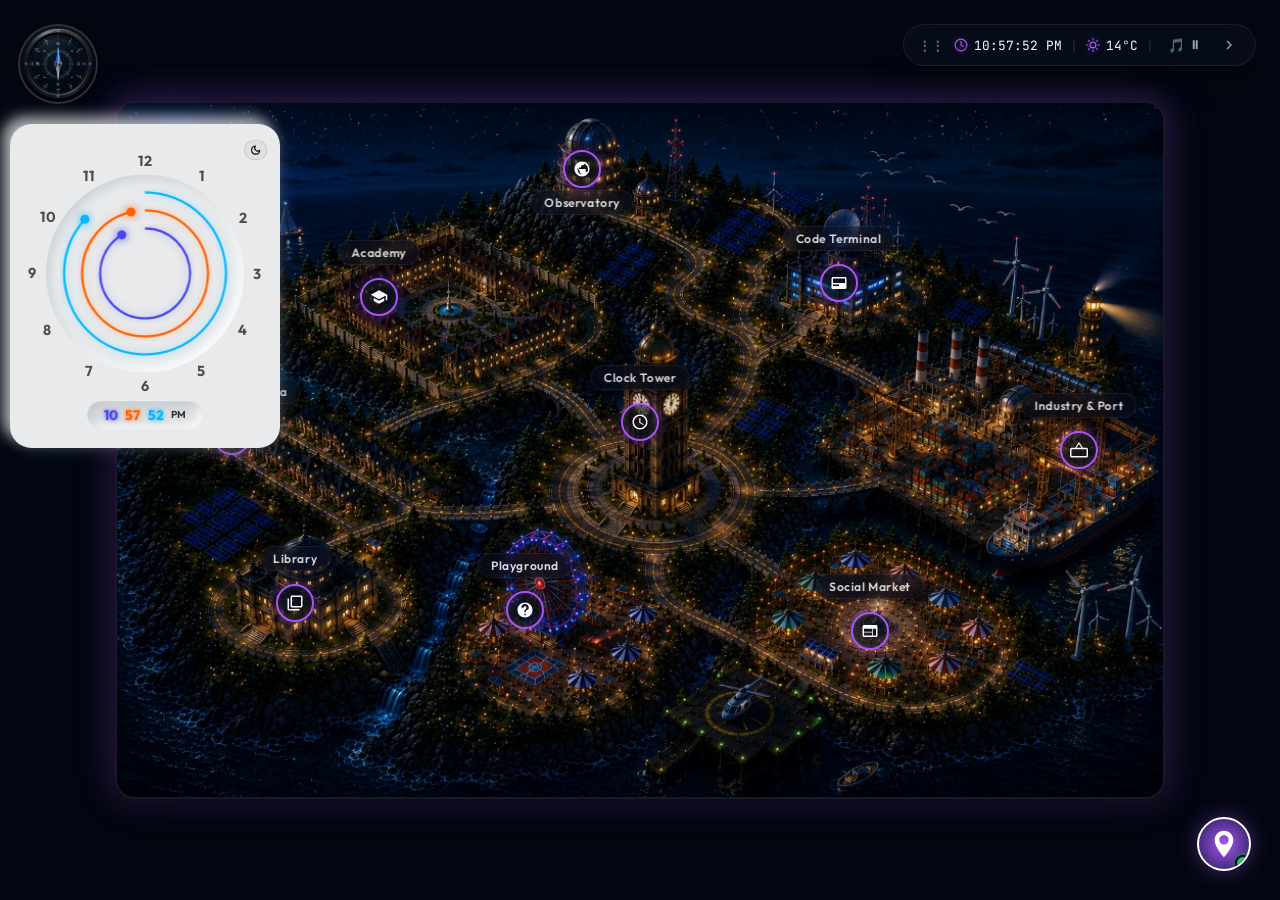
<file: index.html>
<!DOCTYPE html>
<html lang="en">
<head>
  <meta charset="UTF-8">
  <meta name="viewport" content="width=device-width, initial-scale=1.0">
  <title>Aethelgard - Interactive Island Portfolio</title>
  <meta name="description" content="Explore Aethelgard, an interactive, glassmorphic island map representing the developer's projects, experience, skills, and portfolio.">
  <link rel="stylesheet" href="styles.css?v=2.2.0">
</head>
<body class="theme-day">

  <!-- Loading Screen -->
  <div id="loader">
    <div class="loader-spinner"></div>
    <div class="loader-text">Loading Island...</div>
  </div>

  <div class="map-container">
    <!-- Aspect-Ratio Bound Map Wrapper -->
    <div class="map-wrapper" id="mapWrapper">
      <!-- Background images representing times of day -->
      <img src="images/map_day.jpg" alt="Aethelgard Day" class="map-bg active" id="bg-day">
      <img src="images/map_sunset.jpg" alt="Aethelgard Sunset" class="map-bg" id="bg-sunset">
      <img src="images/map_night.jpg" alt="Aethelgard Night" class="map-bg" id="bg-night">
      <img src="images/map_sunrise.jpg" alt="Aethelgard Sunrise" class="map-bg" id="bg-sunrise">

      <!-- Hotspots overlay -->
      <div class="hotspots-layer">
        
        <!-- Observatory -->
        <div class="hotspot" style="left: 44.5%; top: 9.5%;" data-location="Observatory" onclick="navigateTo('observatory.html', this, event)">
          <div class="hotspot-pin">
            <svg viewBox="0 0 24 24">
              <path d="M12 2C6.48 2 2 6.48 2 12s4.48 10 10 10 10-4.48 10-10S17.52 2 12 2zm1 17.93c-3.95-.49-7-3.85-7-7.93 0-.62.08-1.21.21-1.79L9 15v1c0 1.1.9 2 2 2v1.93zm6.9-2.54c-.26-.81-1-1.39-1.9-1.39h-1v-3c0-.55-.45-1-1-1H8v-2h2c.55 0 1-.45 1-1V7h2c1.1 0 2-.9 2-2v-.41c2.93 1.19 5 4.06 5 7.41 0 2.08-.8 3.97-2.1 5.39z"/>
            </svg>
            <div class="hotspot-pulse"></div>
          </div>
          <div class="hotspot-label-tag observatory-label">Observatory</div>
          <div class="hotspot-card glass-panel card-below">
            <div class="card-category">Projects & Works</div>
            <div class="card-title">Stellar Observatory</div>
            <div class="card-desc">Peer into the telescope to observe my featured technical builds, applications, and source code.</div>
            <a href="observatory.html" class="card-btn">Peer Inside</a>
          </div>
        </div>

        <!-- Academy -->
        <div class="hotspot" style="left: 25%; top: 28%;" data-location="Academy" onclick="navigateTo('academy.html', this, event)">
          <div class="hotspot-pin">
            <svg viewBox="0 0 24 24">
              <path d="M5 13.18v4L12 21l7-3.82v-4L12 17l-7-3.82zM12 3L1 9l11 6 9-4.91v6.27h2V9L12 3z"/>
            </svg>
            <div class="hotspot-pulse"></div>
          </div>
          <div class="hotspot-label-tag">Academy</div>
          <div class="hotspot-card glass-panel card-below">
            <div class="card-category">Credentials</div>
            <div class="card-title">Grand Academy</div>
            <div class="card-desc">Review my educational history, certifications, academic pursuits, and formal knowledge.</div>
            <a href="academy.html" class="card-btn">Enter Academy</a>
          </div>
        </div>

        <!-- Clock Tower -->
        <div class="hotspot" style="left: 50%; top: 46%;" data-location="Clock Tower" onclick="navigateTo('clock_tower.html', this, event)">
          <div class="hotspot-pin">
            <svg viewBox="0 0 24 24">
              <path d="M11.99 2C6.47 2 2 6.48 2 12s4.47 10 9.99 10C17.52 22 22 17.52 22 12S17.52 2 11.99 2zM12 20c-4.42 0-8-3.58-8-8s3.58-8 8-8 8 3.58 8 8-3.58 8-8 8zm.5-13H11v6l5.25 3.15.75-1.23-4.5-2.67z"/>
            </svg>
            <div class="hotspot-pulse"></div>
          </div>
          <div class="hotspot-label-tag">Clock Tower</div>
          <div class="hotspot-card glass-panel">
            <div class="card-category">Timeline</div>
            <div class="card-title">Chronos Clock Tower</div>
            <div class="card-desc">Travel through the years to inspect my professional timeline, achievements, and work experience.</div>
            <a href="clock_tower.html" class="card-btn">Inspect Timeline</a>
          </div>
        </div>

        <!-- Code Terminal -->
        <div class="hotspot" style="left: 69%; top: 26%;" data-location="Code Terminal" onclick="navigateTo('code_terminal.html', this, event)">
          <div class="hotspot-pin">
            <svg viewBox="0 0 24 24">
              <path d="M20 4H4c-1.1 0-1.99.9-1.99 2L2 18c0 1.1.9 2 2 2h16c1.1 0 2-.9 2-2V6c0-1.1-.9-2-2-2zm-8 12H4v-2h8v2zm8-4H4V6h16v6z"/>
            </svg>
            <div class="hotspot-pulse"></div>
          </div>
          <div class="hotspot-label-tag">Code Terminal</div>
          <div class="hotspot-card glass-panel card-below">
            <div class="card-category">Tech Stack</div>
            <div class="card-title">Core Terminal</div>
            <div class="card-desc">Access the terminal interface to analyze my programming languages, tools, and dev workflow.</div>
            <a href="code_terminal.html" class="card-btn">Initialize Terminal</a>
          </div>
        </div>

        <!-- Home -->
        <div class="hotspot" style="left: 11%; top: 48%;" data-location="Home" onclick="navigateTo('home.html', this, event)">
          <div class="hotspot-pin">
            <svg viewBox="0 0 24 24">
              <path d="M10 20v-6h4v6h5v-8h3L12 3 2 12h3v8z"/>
            </svg>
            <div class="hotspot-pulse"></div>
          </div>
          <div class="hotspot-label-tag">Diptarka Samanta</div>
          <div class="hotspot-card glass-panel card-right">
            <div class="card-category">About Me</div>
            <div class="card-title">Diptarka Samanta</div>
            <div class="card-desc">The personal quarters of Diptarka Samanta. Learn about my philosophy, goals, core values, and downloadable resume.</div>
            <a href="home.html" class="card-btn">Visit Manor</a>
          </div>
        </div>

        <!-- Library -->
        <div class="hotspot" style="left: 17%; top: 72%;" data-location="Library" onclick="navigateTo('library.html', this, event)">
          <div class="hotspot-pin">
            <svg viewBox="0 0 24 24">
              <path d="M4 6H2v14c0 1.1.9 2 2 2h14v-2H4V6zm16-4H8c-1.1 0-2 .9-2 2v12c0 1.1.9 2 2 2h12c1.1 0 2-.9 2-2V4c0-1.1-.9-2-2-2zm0 14H8V4h12v12z"/>
            </svg>
            <div class="hotspot-pulse"></div>
          </div>
          <div class="hotspot-label-tag">Library</div>
          <div class="hotspot-card glass-panel">
            <div class="card-category">Publications</div>
            <div class="card-title">Grand Library</div>
            <div class="card-desc">Read my technical publications, blog posts, books read, and academic notes.</div>
            <a href="library.html" class="card-btn">Browse Books</a>
          </div>
        </div>

        <!-- Playground -->
        <div class="hotspot" style="left: 39%; top: 73%;" data-location="Playground" onclick="navigateTo('playground.html', this, event)">
          <div class="hotspot-pin">
            <svg viewBox="0 0 24 24">
              <path d="M12 2C6.48 2 2 6.48 2 12s4.48 10 10 10 10-4.48 10-10S17.52 2 12 2zm1 17h-2v-2h2v2zm2.07-7.75l-.9.92C13.45 12.9 13 13.5 13 15h-2v-.5c0-1.1.45-2.1 1.17-2.83l1.24-1.26c.37-.36.59-.86.59-1.41 0-1.1-.9-2-2-2s-2 .9-2 2H7c0-2.76 2.24-5 5-5s5 2.24 5 5c0 1.04-.42 1.99-1.07 2.75z"/>
            </svg>
            <div class="hotspot-pulse"></div>
          </div>
          <div class="hotspot-label-tag">Playground</div>
          <div class="hotspot-card glass-panel">
            <div class="card-category">Sandbox</div>
            <div class="card-title">Luna Park</div>
            <div class="card-desc">A sandbox for interactive visual experiments, small canvas games, and creative code sketches.</div>
            <a href="playground.html" class="card-btn">Start Playing</a>
          </div>
        </div>

        <!-- Social Market -->
        <div class="hotspot" style="left: 72%; top: 76%;" data-location="Social Market" onclick="navigateTo('social_market.html', this, event)">
          <div class="hotspot-pin">
            <svg viewBox="0 0 24 24">
              <path d="M20 4H4c-1.1 0-1.99.9-1.99 2L2 18c0 1.1.9 2 2 2h16c1.1 0 2-.9 2-2V6c0-1.1-.9-2-2-2zm-5 14H4v-4h11v4zm0-5H4V9h11v4zm5 5h-4V9h4v9z"/>
            </svg>
            <div class="hotspot-pulse"></div>
          </div>
          <div class="hotspot-label-tag">Social Market</div>
          <div class="hotspot-card glass-panel">
            <div class="card-category">Connect</div>
            <div class="card-title">Port Market</div>
            <div class="card-desc">Find me on social media, view my network links, and drop a message in the contact booth.</div>
            <a href="social_market.html" class="card-btn">Browse Stalls</a>
          </div>
        </div>

        <!-- Industry & Port -->
        <div class="hotspot" style="left: 92%; top: 50%;" data-location="Industry & Port" onclick="navigateTo('industry_port.html', this, event)">
          <div class="hotspot-pin">
            <svg viewBox="0 0 24 24">
              <path d="M22 9h-4.79l-4.38-6.56C12.63 2.15 12.33 2 12 2s-.63.15-.83.44L6.79 9H2c-1.1 0-2 .9-2 2v9c0 1.1.9 2 2 2h20c1.1 0 2-.9 2-2v-9c0-1.1-.9-2-2-2zm-10-5.12L15.42 9H8.58L12 3.88zM2 20v-9h20v9H2z"/>
            </svg>
            <div class="hotspot-pulse"></div>
          </div>
          <div class="hotspot-label-tag">Industry & Port</div>
          <div class="hotspot-card glass-panel card-left">
            <div class="card-category">Services</div>
            <div class="card-title">Iron Wharf</div>
            <div class="card-desc">Review consultancy details, freelancing options, rate cards, and technical solutions packages.</div>
            <a href="industry_port.html" class="card-btn">Inspect Cargo</a>
          </div>
        </div>

      </div>
    </div>
    <!-- Interactive Weather Particles Canvas -->
    <canvas id="weatherCanvas" style="position: absolute; inset: 0; pointer-events: none; z-index: 50;"></canvas>
  </div>

  <!-- Ambient UI overlay (HTML layers floating over map) -->
  <div class="ui-overlay">
    
    <!-- Compass Rose -->
    <div class="compass-box" title="Compass Rose">
      <img src="images/compasswithoutneedle.png" alt="Compass" style="width: 100%; height: 100%; object-fit: contain; filter: drop-shadow(0 2px 8px rgba(0, 0, 0, 0.4)); position: absolute; top: 0; left: 0;">
      <div class="compass-pointer" id="compassPointer"></div>
    </div>

    <!-- Neumorphic Analog Clock -->
    <div class="mini-clock-box-wrapper" id="miniClockWrapper">
      <section class="mini-clock-section">
        <!-- Action buttons row -->
        <div class="clock-action-row" style="display: flex; justify-content: flex-end; align-items: center; width: 100%; margin-bottom: 6px; padding-right: 4px;">
          <button class="clock-action-btn theme-toggle" onclick="toggleClockTheme(event)" title="Toggle Day/Night Theme">
            <svg class="sun-icon" viewBox="0 0 24 24" style="width: 12px; height: 12px; fill: none; stroke: currentColor; stroke-width: 2.5; stroke-linecap: round; stroke-linejoin: round;"><circle cx="12" cy="12" r="5"></circle><line x1="12" y1="1" x2="12" y2="3"></line><line x1="12" y1="21" x2="12" y2="23"></line><line x1="4.22" y1="4.22" x2="5.64" y2="5.64"></line><line x1="18.36" y1="18.36" x2="19.78" y2="19.78"></line><line x1="1" y1="12" x2="3" y2="12"></line><line x1="21" y1="12" x2="23" y2="12"></line><line x1="4.22" y1="19.78" x2="5.64" y2="18.36"></line><line x1="18.36" y1="5.64" x2="19.78" y2="4.22"></line></svg>
            <svg class="moon-icon" viewBox="0 0 24 24" style="width: 12px; height: 12px; fill: none; stroke: currentColor; stroke-width: 2.5; stroke-linecap: round; stroke-linejoin: round;"><path d="M21 12.79A9 9 0 1 1 11.21 3 7 7 0 0 0 21 12.79z"></path></svg>
          </button>
        </div>

        <div id="time">
            <!-- Neumorphic Ring View -->
            <div class="circle circle_s" style="width: 190px; height: 190px;">
                <div class="dots sec_dot"></div>
                <svg width="190" height="190">
                    <circle cx="95" cy="95" r="90" id="analog-ss" fill="none" stroke-width="2.5"></circle>
                </svg>
            </div>
            <div class="circle circle_m" style="width: 150px; height: 150px;">
                <div class="dots min_dot"></div>
                <svg width="150" height="150">
                    <circle cx="75" cy="75" r="70" id="analog-mm" fill="none" stroke-width="2.5"></circle>
                </svg>
            </div>
            <div class="circle circle_h" style="width: 110px; height: 110px;">
                <div class="dots hr_dot"></div>
                <svg width="110" height="110">
                    <circle cx="55" cy="55" r="50" id="analog-hh" fill="none" stroke-width="2.5"></circle>
                </svg>
            </div>

            <div class="mini-clk">
                <span style="--i:1"><b>1</b></span>
                <span style="--i:2"><b>2</b></span>
                <span style="--i:3"><b>3</b></span>
                <span style="--i:4"><b>4</b></span>
                <span style="--i:5"><b>5</b></span>
                <span style="--i:6"><b>6</b></span>
                <span style="--i:7"><b>7</b></span>
                <span style="--i:8"><b>8</b></span>
                <span style="--i:9"><b>9</b></span>
                <span style="--i:10"><b>10</b></span>
                <span style="--i:11"><b>11</b></span>
                <span style="--i:12"><b>12</b></span>
            </div>
        </div>

        <div class="timeBx">
            <div id="analog-hours">00</div>
            <div id="analog-minutes">00</div>
            <div id="analog-seconds">00</div>
            <div class="ap">
                <div id="analog-ampm">AM</div>
            </div>
        </div>
      </section>
    </div>

    <!-- Right top toolbox -->
    <div class="toolbox glass-panel collapsed" id="mainToolbox">
      <!-- Minimized Horizontal Info-Bar -->
      <div class="toolbox-minimized-content" id="toolboxMinimizedContent">
        <div class="drag-dots">⋮⋮</div>
        <div class="minimized-time">
          <svg class="icon-clock" viewBox="0 0 24 24" style="width:14px;height:14px;fill:none;stroke:currentColor;stroke-width:2;stroke-linecap:round;stroke-linejoin:round;"><circle cx="12" cy="12" r="10"></circle><polyline points="12 6 12 12 16 14"></polyline></svg>
          <span id="minimizedClock">00:00:00 AM</span>
        </div>
        <div class="minimized-divider">|</div>
        <div class="minimized-weather">
          <svg class="icon-weather" id="minimizedWeatherIcon" viewBox="0 0 24 24" style="width:14px;height:14px;fill:none;stroke:currentColor;stroke-width:2;stroke-linecap:round;stroke-linejoin:round;"><path d="M12 2v2M12 20v2M4.93 4.93l1.41 1.41M17.66 17.66l1.41 1.41M2 12h2M20 12h2M6.34 17.66l-1.41 1.41M19.07 4.93l-1.41 1.41"></path><circle cx="12" cy="12" r="4"></circle></svg>
          <span id="minimizedTemp">24°C</span>
        </div>
        <div class="minimized-divider">|</div>
        <div style="display: flex; align-items: center; gap: 4px; font-size: 0.8rem;">
          <span>🎵</span>
          <span id="musicMiniPlayState" style="color: var(--text-secondary); font-family: var(--font-mono); font-weight: bold;">⏸</span>
        </div>
        <button class="toolbox-toggle-btn" id="expandBtn" onclick="toggleToolboxCollapse(event)" aria-label="Expand Toolbox">
          <svg viewBox="0 0 24 24" style="width:16px;height:16px;fill:none;stroke:currentColor;stroke-width:2;"><polyline points="15 18 9 12 15 6"></polyline></svg>
        </button>
      </div>

      <!-- Expanded Detailed Dashboard -->
      <div class="toolbox-expanded-content" id="toolboxExpandedContent">
        <!-- Header Row -->
        <div class="toolbox-header-row" id="toolboxDragHandle">
          <div class="header-left">
            <span class="drag-dots-icon">⋮⋮</span>
            <span class="header-title">CITY TOOLBOX</span>
          </div>
          <div class="header-right" onclick="event.stopPropagation()">
            <!-- Sound toggle button -->
            <button class="header-btn" id="soundToggle" onclick="toggleAmbientSound(event)" title="Toggle Sound">
              <svg id="soundIcon" viewBox="0 0 24 24" style="width:14px;height:14px;fill:currentColor;"><path d="M3.63 3.63L2.05 5.2l4.5 4.5H3v5h3.33L11 19.33V14.2l5.73 5.73c-.7.5-1.5.87-2.38 1.07v2.06c1.43-.3 2.73-.97 3.82-1.89l2.25 2.25 1.58-1.58L3.63 3.63zM9 14.17L6.83 12H5v1h4v1.17zM19 12c0-1.77-1.02-3.29-2.5-4.03v2.21l2.45 2.45c.03-.21.05-.42.05-.63zm1.96-3.87l-1.48 1.48c.33.73.52 1.54.52 2.39 0 2.25-1.28 4.2-3.17 5.16l1.49 1.49C20.52 16.92 22 14.64 22 12c0-1.45-.42-2.8-1.04-3.87zM11 4.67L8.83 6.84l1.58 1.58 1.58-1.58V4.67z"/></svg>
            </button>
            <!-- Auto/Manual toggle button -->
            <button class="header-btn mode-btn active" id="btn-mode-auto" onclick="toggleControlMode(event)" title="Toggle Control Mode">
              <svg class="icon-sparkles" viewBox="0 0 24 24" style="width:12px;height:12px;fill:none;stroke:currentColor;stroke-width:2;stroke-linecap:round;stroke-linejoin:round;"><path d="M12 2v2M12 20v2M4.93 4.93l1.41 1.41M17.66 17.66l1.41 1.41M2 12h2M20 12h2M6.34 17.66l-1.41 1.41M19.07 4.93l-1.41 1.41"></path></svg>
              <span id="controlModeText">Auto</span>
            </button>
            <!-- Collapse button -->
            <button class="header-btn" id="collapseBtn" onclick="toggleToolboxCollapse(event)" title="Collapse Toolbox">
              <svg viewBox="0 0 24 24" style="width:16px;height:16px;fill:none;stroke:currentColor;stroke-width:2;"><polyline points="9 18 15 12 9 6"></polyline></svg>
            </button>
          </div>
        </div>

        <!-- Row 1: Clock, Time and Date -->
        <div class="toolbox-row-clock">
          <div class="row-clock-left">
            <svg class="icon-clock" viewBox="0 0 24 24" style="width:14px;height:14px;fill:none;stroke:currentColor;stroke-width:2;stroke-linecap:round;stroke-linejoin:round;"><circle cx="12" cy="12" r="10"></circle><polyline points="12 6 12 12 16 14"></polyline></svg>
            <span class="clock-display" id="clock">00:00:00 AM</span>
          </div>
          <div class="row-clock-right" id="calendarDate">
            Loading Date...
          </div>
        </div>

        <!-- Row 2: Dropdown Selectors -->
        <div class="toolbox-row-selectors">
          <!-- Calendar selector -->
          <button class="selector-btn" id="selectorCalendar" onclick="toggleDropdown('calendar')">
            <div class="selector-btn-left">
              <svg class="icon-calendar" viewBox="0 0 24 24" style="width:14px;height:14px;fill:none;stroke:currentColor;stroke-width:2;stroke-linecap:round;stroke-linejoin:round;"><rect x="3" y="4" width="18" height="18" rx="2" ry="2"></rect><line x1="16" y1="2" x2="16" y2="6"></line><line x1="8" y1="2" x2="8" y2="6"></line><line x1="3" y1="10" x2="21" y2="10"></line></svg>
              <span>Calendar</span>
            </div>
            <svg class="chevron-icon" id="chevronCalendar" viewBox="0 0 24 24" style="width:14px;height:14px;fill:none;stroke:currentColor;stroke-width:2;"><polyline points="6 9 12 15 18 9"></polyline></svg>
          </button>
          <!-- Weather selector -->
          <button class="selector-btn" id="selectorWeather" onclick="toggleDropdown('weather')">
            <div class="selector-btn-left">
              <svg class="icon-weather-main" id="currentWeatherIcon" viewBox="0 0 24 24" style="width:14px;height:14px;fill:none;stroke:currentColor;stroke-width:2;stroke-linecap:round;stroke-linejoin:round;"><path d="M12 2v2M12 20v2M4.93 4.93l1.41 1.41M17.66 17.66l1.41 1.41M2 12h2M20 12h2M6.34 17.66l-1.41 1.41M19.07 4.93l-1.41 1.41"></path><circle cx="12" cy="12" r="4"></circle></svg>
              <span id="currentWeatherText">24°C</span>
            </div>
            <svg class="chevron-icon" id="chevronWeather" viewBox="0 0 24 24" style="width:14px;height:14px;fill:none;stroke:currentColor;stroke-width:2;"><polyline points="6 9 12 15 18 9"></polyline></svg>
          </button>
        </div>

        <!-- Soundtrack selector -->
        <div class="toolbox-row-music-selector" style="margin-top: 10px;">
          <button class="selector-btn selector-btn-full" id="selectorMusic" onclick="toggleDropdown('music')" style="width: 100%; display: flex; justify-content: space-between;">
            <div class="selector-btn-left">
              <svg class="icon-music" viewBox="0 0 24 24" style="width:14px;height:14px;fill:none;stroke:currentColor;stroke-width:2;stroke-linecap:round;stroke-linejoin:round;color:var(--accent-color);"><path d="M9 18V5l12-2v13"></path><circle cx="6" cy="18" r="3"></circle><circle cx="18" cy="16" r="3"></circle></svg>
              <span id="musicStatusText">Soundtrack: Heat Waves</span>
            </div>
            <div style="display: flex; align-items: center; gap: 8px;">
              <span id="musicMiniPlayState" class="mini-play-state" style="font-size: 0.65rem; color: var(--text-secondary);">⏸</span>
              <svg class="chevron-icon" id="chevronMusic" viewBox="0 0 24 24" style="width:14px;height:14px;fill:none;stroke:currentColor;stroke-width:2;"><polyline points="6 9 12 15 18 9"></polyline></svg>
            </div>
          </button>
        </div>

        <!-- Content Panel (Collapsible dropdown panels) -->
        <div class="toolbox-dropdown-panel" id="dropdownPanel" style="display: none;">
          <!-- Calendar Dropdown -->
          <div class="dropdown-content-item" id="contentCalendar" style="display: none;">
            <div class="calendar-header">
              <span class="calendar-month-year" id="calendarMonthYear">July 2026</span>
              <span class="calendar-today-label" onclick="goToToday()">Today</span>
            </div>
            <div class="calendar-weekdays">
              <span>S</span><span>M</span><span>T</span><span>W</span><span>T</span><span>F</span><span>S</span>
            </div>
            <div class="calendar-grid" id="calendarGrid">
              <!-- Populated dynamically via JS -->
            </div>
          </div>

          <!-- Weather Dropdown -->
          <div class="dropdown-content-item" id="contentWeather" style="display: none;">
            <div class="weather-header">
              <div class="weather-location">
                <svg class="icon-pin" viewBox="0 0 24 24" style="width:12px;height:12px;fill:none;stroke:currentColor;stroke-width:2;stroke-linecap:round;stroke-linejoin:round;"><path d="M21 10c0 7-9 13-9 13s-9-6-9-13a9 9 0 0 1 18 0z"></path><circle cx="12" cy="10" r="3"></circle></svg>
                <span id="weatherLocationName">Local Area</span>
              </div>
              <button class="gps-btn" id="gpsBtn" onclick="syncGPS(event)">
                <svg class="icon-sync" id="gpsIcon" viewBox="0 0 24 24" style="width:10px;height:10px;fill:none;stroke:currentColor;stroke-width:2;stroke-linecap:round;stroke-linejoin:round;"><path d="M21.5 2v6h-6M21.34 15.57a10 10 0 1 1-.57-8.38l5.67-5.67"></path></svg>
                <span>GPS</span>
              </button>
            </div>
            <div class="weather-subheader">WEATHER ATMOSPHERE</div>
            <div class="weather-grid">
              <button class="weather-btn active" id="weather-clear" onclick="setWeather('clear')">Clear</button>
              <button class="weather-btn" id="weather-rain" onclick="setWeather('rain')">Rain</button>
              <button class="weather-btn" id="weather-snow" onclick="setWeather('snow')">Snow</button>
              <button class="weather-btn" id="weather-thunderstorm" onclick="setWeather('thunderstorm')">Thunderstorm</button>
              <button class="weather-btn" id="weather-fog" onclick="setWeather('fog')">Fog</button>
              <button class="weather-btn" id="weather-cloudy" onclick="setWeather('cloudy')">Cloudy</button>
            </div>
          </div>

          <!-- Music Dropdown -->
          <div class="dropdown-content-item" id="contentMusic" style="display: none;">
            <div class="music-player-container">
              <!-- Song Details Cover Row -->
              <div class="music-cover-row">
                <div class="vinyl-container">
                  <div class="vinyl-record" id="vinylRecord">
                    <div class="vinyl-center"></div>
                  </div>
                </div>
                <div class="music-details">
                  <span class="music-title" id="musicTitle">Heat Waves</span>
                  <span class="music-artist" id="musicArtist">Glass Animals</span>
                  <div class="music-badge-row">
                    <span class="music-tag">Chiptune Synth</span>
                  </div>
                </div>
              </div>

              <!-- Animated Visualizer & Scrolling Lyrics -->
              <div class="music-visual-row">
                <div class="lyrics-container">
                  <div class="lyrics-text" id="lyricsText">"Sometimes all I think about is you..."</div>
                </div>
                <div class="audio-visualizer" id="visualizer">
                  <div class="bar"></div>
                  <div class="bar"></div>
                  <div class="bar"></div>
                  <div class="bar"></div>
                  <div class="bar"></div>
                  <div class="bar"></div>
                  <div class="bar"></div>
                  <div class="bar"></div>
                  <div class="bar"></div>
                  <div class="bar"></div>
                  <div class="bar"></div>
                  <div class="bar"></div>
                </div>
              </div>

              <!-- Playback Controls -->
              <div class="music-controls" style="display: flex; align-items: center; justify-content: center; gap: 10px; margin-bottom: 12px;">
                <!-- Save Button -->
                <button class="music-btn save-song-btn-circle" id="saveSongBtn" onclick="toggleSaveCurrentSong(event)" title="Save to Favorites" style="background: rgba(255,255,255,0.02); border: 1px solid rgba(255,255,255,0.04); color: var(--text-secondary); width: 32px; height: 32px; border-radius: 50%; display: flex; align-items: center; justify-content: center; cursor: pointer; transition: all 0.2s;">
                  <svg class="heart-icon" id="heartIcon" viewBox="0 0 24 24" style="width:14px;height:14px;fill:none;stroke:currentColor;stroke-width:2.5;transition: all 0.2s; pointer-events: none;">
                    <path d="M20.84 4.61a5.5 5.5 0 0 0-7.78 0L12 5.67l-1.06-1.06a5.5 5.5 0 0 0-7.78 7.78l1.06 1.06L12 21.23l7.78-7.78 1.06-1.06a5.5 5.5 0 0 0 0-7.78z"></path>
                  </svg>
                </button>

                <!-- Prev Button -->
                <button class="music-btn control-prev" onclick="playPrevSong()" title="Previous Song" style="background: rgba(255,255,255,0.02); border: 1px solid rgba(255,255,255,0.04); color: var(--text-secondary); width: 32px; height: 32px; border-radius: 50%; display: flex; align-items: center; justify-content: center; cursor: pointer; transition: all 0.2s;">
                  <svg viewBox="0 0 24 24" style="width:14px;height:14px;fill:currentColor;"><path d="M6 6h2v12H6zm3.5 6l8.5 6V6z"/></svg>
                </button>
                
                <!-- Play / Pause Button -->
                <button class="music-btn control-play" id="musicPlayBtn" onclick="toggleMusicPlayback()" title="Play / Pause" style="background: var(--accent-color); border: none; color: #030712; width: 40px; height: 40px; border-radius: 50%; display: flex; align-items: center; justify-content: center; cursor: pointer; transition: all 0.2s; box-shadow: 0 0 10px var(--accent-glow);">
                  <svg id="musicPlayIcon" viewBox="0 0 24 24" style="width:18px;height:18px;fill:currentColor;margin-left: 2px;"><path d="M8 5v14l11-7z"/></svg>
                </button>

                <!-- Next Button -->
                <button class="music-btn control-next" onclick="playNextSong()" title="Next Song" style="background: rgba(255,255,255,0.02); border: 1px solid rgba(255,255,255,0.04); color: var(--text-secondary); width: 32px; height: 32px; border-radius: 50%; display: flex; align-items: center; justify-content: center; cursor: pointer; transition: all 0.2s;">
                  <svg viewBox="0 0 24 24" style="width:14px;height:14px;fill:currentColor;"><path d="M6 18l8.5-6L6 6zm9-12h2v12h-2z"/></svg>
                </button>

                <!-- Download WAV/MP3 Button -->
                <button class="music-btn control-download" onclick="downloadCurrentSong()" title="Download MP3" style="background: rgba(255,255,255,0.02); border: 1px solid rgba(255,255,255,0.04); color: var(--text-secondary); width: 32px; height: 32px; border-radius: 50%; display: flex; align-items: center; justify-content: center; cursor: pointer; transition: all 0.2s;">
                  <svg viewBox="0 0 24 24" style="width:14px;height:14px;fill:none;stroke:currentColor;stroke-width:2.5;stroke-linecap:round;stroke-linejoin:round;"><path d="M21 15v4a2 2 0 0 1-2 2H5a2 2 0 0 1-2-2v-4"></path><polyline points="7 10 12 15 17 10"></polyline><line x1="12" y1="15" x2="12" y2="3"></line></svg>
                </button>
              </div>

              <!-- Quick List of Playlist Songs -->
              <div class="playlist-container">
                <div class="playlist-header">SOUNDTRACK PLAYLIST</div>
                <div class="playlist-list" id="playlistList">
                  <!-- Generated by JS -->
                </div>
              </div>
            </div>
          </div>
        </div>

        <!-- Bottom Row: Time of Day Indicator and Picker -->
        <div class="toolbox-row-bottom">
          <div class="bottom-left" id="currentTimeOfDayDisplay">
            <svg class="icon-timeofday" id="bottomTimeIcon" viewBox="0 0 24 24" style="width:14px;height:14px;fill:none;stroke:currentColor;stroke-width:2;stroke-linecap:round;stroke-linejoin:round;"><path d="M21 12.79A9 9 0 1 1 11.21 3 7 7 0 0 0 21 12.79z"></path></svg>
            <span id="bottomTimeText">Night</span>
          </div>
          <div class="bottom-right-pill">
            <button class="time-btn" id="btn-sunrise" onclick="selectTimeManual('sunrise')">Dawn</button>
            <button class="time-btn" id="btn-day" onclick="selectTimeManual('day')">Day</button>
            <button class="time-btn" id="btn-sunset" onclick="selectTimeManual('sunset')">Dusk</button>
            <button class="time-btn" id="btn-night" onclick="selectTimeManual('night')">Night</button>
          </div>
        </div>
      </div>
    </div>

    <!-- Floating Chatbot Widget -->
    <div class="mayor-widget">
      <!-- Chat Dialog Box -->
      <div class="mayor-dialog glass-panel" id="mayorDialog">
        <div class="dialog-header">
          <div class="dialog-profile">
            <div class="dialog-avatar">
              <svg viewBox="0 0 24 24"><path d="M12 12c2.21 0 4-1.79 4-4s-1.79-4-4-4-4 1.79-4 4 1.79 4 4 4zm0 2c-2.67 0-8 1.34-8 4v2h16v-2c0-2.66-5.33-4-8-4z"/></svg>
            </div>
            <div class="dialog-title">
              <span class="dialog-name">Diptarka Samanta</span>
              <span class="dialog-status">Online</span>
            </div>
          </div>
          <button class="dialog-close" onclick="toggleChat(false)">
            <svg viewBox="0 0 24 24"><path d="M19 6.41L17.59 5 12 10.59 6.41 5 5 6.41 10.59 12 5 17.59 6.41 19 12 13.41 17.59 19 19 17.59 13.41 12z"/></svg>
          </button>
        </div>
        
        <div class="dialog-body" id="chatBody">
          <!-- Populated by JS -->
        </div>

        <div class="dialog-footer">
          <input type="text" class="chat-input" id="chatInput" placeholder="Ask Diptarka..." onkeypress="handleChatEnter(event)">
          <button class="chat-send-btn" onclick="sendUserMessage()">
            <svg viewBox="0 0 24 24"><path d="M2.01 21L23 12 2.01 3 2 10l15 2-15 2z"/></svg>
          </button>
        </div>
      </div>

      <!-- Mayor Floating Button -->
      <div class="mayor-btn" onclick="toggleChat()">
        <div class="mayor-avatar-container">
          <!-- Mayor Hat/Profile representation -->
          <svg viewBox="0 0 24 24">
            <path d="M12 2C8.14 2 5 5.14 5 9c0 5.25 7 13 7 13s7-7.75 7-13c0-3.86-3.14-7-7-7zm0 10.5c-1.93 0-3.5-1.57-3.5-3.5s1.57-3.5 3.5-3.5 3.5 1.57 3.5 3.5-1.57 3.5-3.5 3.5z"/>
          </svg>
          <div class="mayor-badge"></div>
        </div>
      </div>
    </div>

  </div>

  <script src="mayor.js?v=2.2.0"></script>
  <script src="app.js?v=2.2.0"></script>
  <script src="toolbox.js?v=2.2.0"></script>
</body>
</html>
</file>
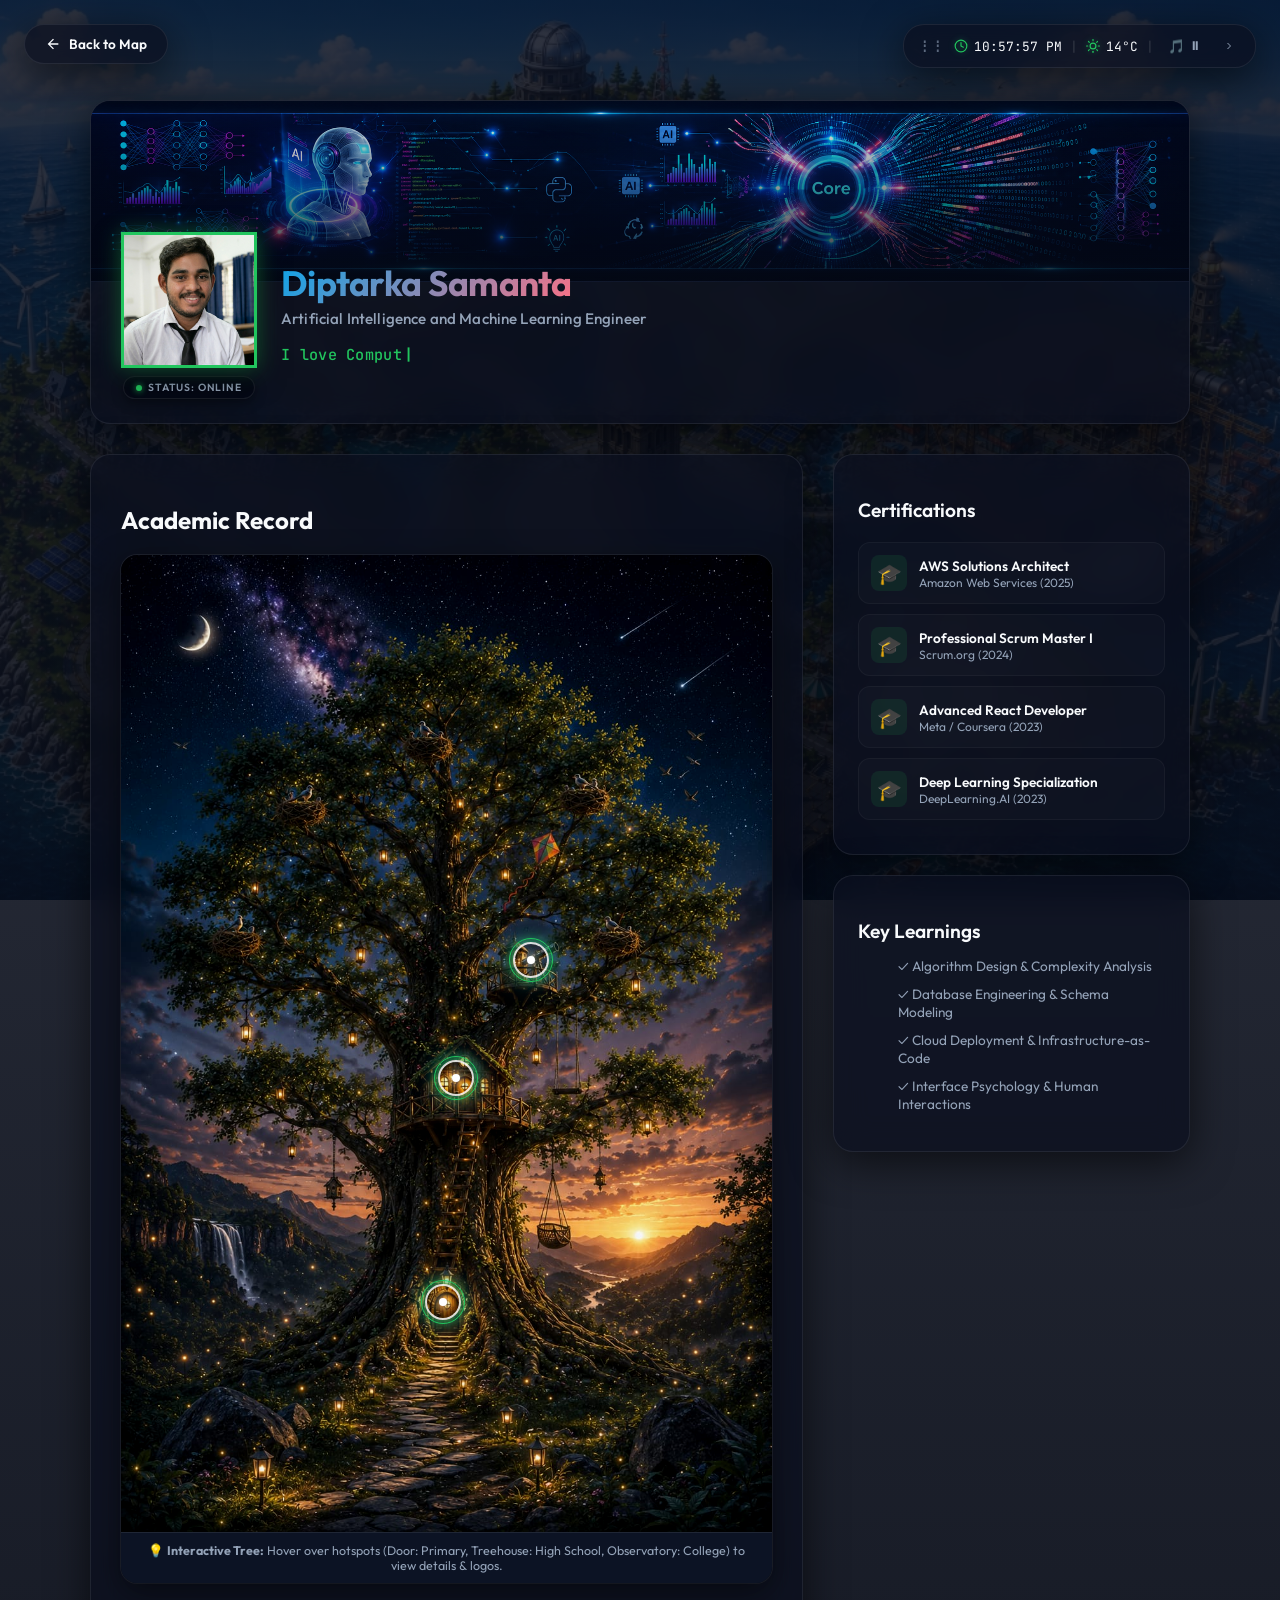
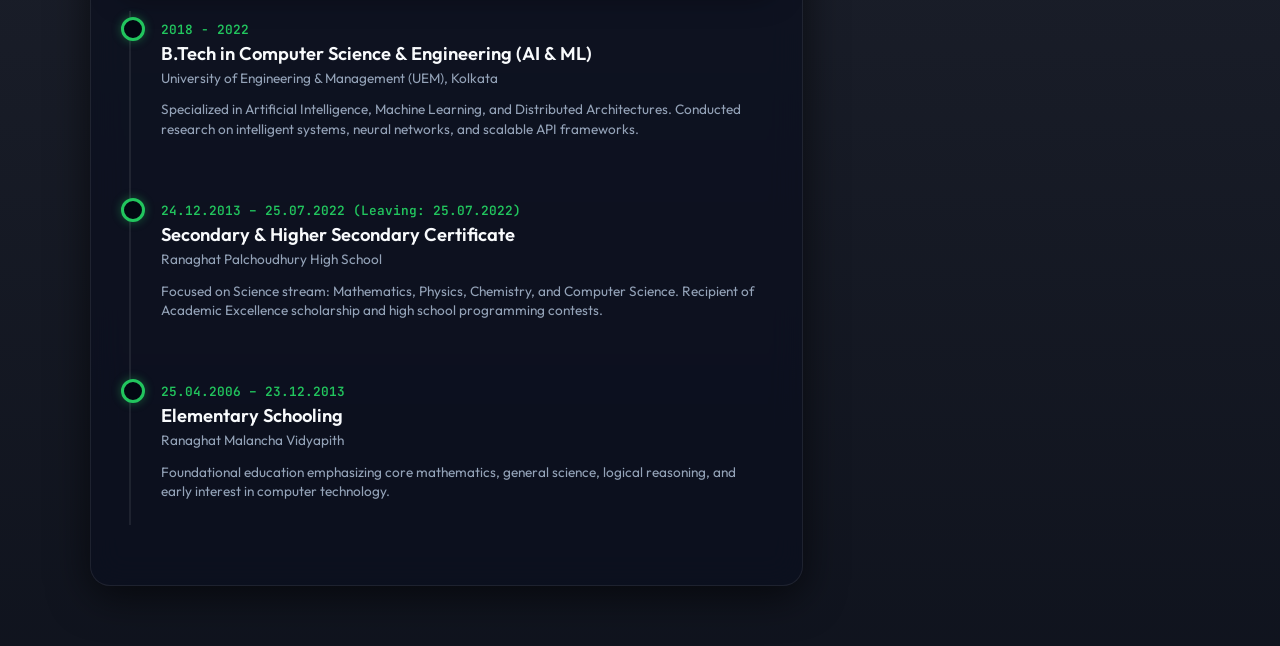
<file: academy.html>
<!DOCTYPE html>
<html lang="en">
<head>
  <meta charset="UTF-8">
  <meta name="viewport" content="width=device-width, initial-scale=1.0">
  <title>Grand Academy - Education & Credentials</title>
  <link rel="stylesheet" href="subpage.css">
  <style>
    /* Fluid Blob Profile Image with Morphing Animation */
    @keyframes morphBlob {
      0% { border-radius: 60% 40% 30% 70% / 60% 30% 70% 40%; }
      50% { border-radius: 30% 60% 70% 40% / 50% 60% 30% 60%; }
      100% { border-radius: 60% 40% 30% 70% / 60% 30% 70% 40%; }
    }

    .profile-header-card {
      position: relative;
      overflow: hidden;
      margin-bottom: 30px;
    }

    .banner-image {
      height: 180px;
      width: 100%;
      background: linear-gradient(to bottom, rgba(10, 15, 30, 0.05), rgba(3, 7, 18, 0.85)), 
                  url('images/banner.png') center/cover no-repeat;
      border-bottom: 1px solid rgba(255, 255, 255, 0.06);
    }

    .profile-meta-row {
      display: flex;
      gap: 24px;
      padding: 0 30px 24px 30px;
      margin-top: -50px;
      align-items: flex-end;
    }

    .fluid-img-container {
      width: 130px;
      height: 130px;
      position: relative;
      overflow: hidden;
      animation: morphBlob 8s ease-in-out infinite;
      border: 3px solid var(--accent-color);
      box-shadow: 0 0 20px var(--accent-glow), 0 10px 25px rgba(0,0,0,0.5);
      background: #0d1117;
      z-index: 10;
      flex-shrink: 0;
      transition: transform 0.3s ease;
    }

    .fluid-img-container:hover {
      transform: scale(1.05);
    }

    .fluid-img-container img {
      width: 100%;
      height: 100%;
      object-fit: cover;
    }

    .profile-text-col {
      flex-grow: 1;
      padding-bottom: 4px;
      min-width: 0;
    }

    .profile-name-title {
      font-size: 2.2rem;
      font-weight: 700;
      letter-spacing: -0.02em;
      background: linear-gradient(135deg, #0ea5e9, #fb7185);
      -webkit-background-clip: text;
      -webkit-text-fill-color: transparent;
      margin: 0;
      display: inline-block;
    }

    .profile-subtitle {
      font-size: 0.95rem;
      font-weight: 500;
      color: var(--text-secondary);
      margin-top: 4px;
      letter-spacing: 0.01em;
    }

    @media (max-width: 768px) {
      .profile-meta-row {
        flex-direction: column;
        align-items: center;
        text-align: center;
        margin-top: -65px;
      }
    }
    @keyframes blink {
      from, to { color: transparent; }
      50% { color: var(--accent-color); }
    }

    .timeline {
      position: relative;
      padding-left: 30px;
      margin-top: 10px;
    }
    .timeline::before {
      content: '';
      position: absolute;
      left: 8px;
      top: 0;
      bottom: 0;
      width: 2px;
      background: rgba(255,255,255,0.08);
    }
    .timeline-item {
      position: relative;
      margin-bottom: 30px;
    }
    .timeline-dot {
      position: absolute;
      left: -30px;
      top: 6px;
      width: 18px;
      height: 18px;
      border-radius: 50%;
      background: #030712;
      border: 3px solid var(--accent-color);
      box-shadow: 0 0 10px var(--accent-glow);
    }
    .timeline-time {
      font-family: var(--font-mono);
      font-size: 0.8rem;
      color: var(--accent-color);
      font-weight: 600;
      margin-bottom: 4px;
    }
    .timeline-title {
      font-weight: 600;
      font-size: 1.15rem;
      margin-bottom: 4px;
    }
    .timeline-sub {
      font-size: 0.85rem;
      color: var(--text-secondary);
      margin-bottom: 10px;
    }
    .timeline-desc {
      font-size: 0.85rem;
      color: var(--text-secondary);
      line-height: 1.4;
    }
    .cert-badge {
      display: flex;
      align-items: center;
      gap: 12px;
      padding: 12px;
      border-radius: 12px;
      background: rgba(255,255,255,0.02);
      border: 1px solid rgba(255,255,255,0.04);
      margin-bottom: 10px;
    }
    .cert-icon {
      font-size: 1.25rem;
      background: rgba(34, 197, 94, 0.1);
      color: #22c55e;
      width: 36px;
      height: 36px;
      border-radius: 8px;
      display: flex;
      justify-content: center;
      align-items: center;
    }
    .cert-name {
      font-size: 0.85rem;
      font-weight: 600;
    }
    .cert-issuer {
      font-size: 0.75rem;
      color: var(--text-secondary);
    }

    /* ==========================================
       Academic Tree Interactive Container & Cards
       ========================================== */
    .academic-tree-container {
      position: relative;
      width: 100%;
      border-radius: 16px;
      margin-bottom: 28px;
      box-shadow: 0 10px 30px rgba(0, 0, 0, 0.5), 0 0 0 1px rgba(255, 255, 255, 0.08);
      background: #060a14;
    }

    .academic-tree-img-wrapper {
      position: relative;
      width: 100%;
      border-radius: 16px 16px 0 0;
      overflow: hidden;
    }

    .academic-tree-img {
      width: 100%;
      height: auto;
      display: block;
      filter: brightness(0.95) contrast(1.05);
      transition: filter 0.4s ease;
    }

    .academic-tree-container:hover .academic-tree-img {
      filter: brightness(1) contrast(1.08);
    }

    /* Pulsing Hotspot Pins - 100% Transparent & Glowing Light */
    .tree-hotspot {
      position: absolute;
      transform: translate(-50%, -50%);
      z-index: 25;
      cursor: pointer;
    }

    .hotspot-pin {
      width: 32px;
      height: 32px;
      border-radius: 50%;
      background: transparent;
      border: 2px solid rgba(255, 255, 255, 0.85);
      box-shadow: 0 0 15px var(--accent-color, #0ea5e9), 
                  0 0 30px rgba(14, 165, 233, 0.5);
      display: flex;
      align-items: center;
      justify-content: center;
      transition: all 0.35s cubic-bezier(0.34, 1.56, 0.64, 1);
      position: relative;
    }

    .hotspot-light-core {
      width: 8px;
      height: 8px;
      border-radius: 50%;
      background: #ffffff;
      box-shadow: 0 0 10px #ffffff, 0 0 20px var(--accent-color, #38bdf8);
      transition: all 0.3s ease;
    }

    .hotspot-pulse {
      position: absolute;
      top: -6px;
      left: -6px;
      right: -6px;
      bottom: -6px;
      border-radius: 50%;
      border: 1.5px solid var(--accent-color, #0ea5e9);
      animation: pinPulse 2s infinite ease-out;
      pointer-events: none;
    }

    @keyframes pinPulse {
      0% { transform: scale(1); opacity: 0.95; }
      100% { transform: scale(2); opacity: 0; }
    }

    .tree-hotspot:hover .hotspot-pin,
    .tree-hotspot.active .hotspot-pin {
      transform: scale(1.3);
      background: transparent;
      border-color: #fb7185;
      box-shadow: 0 0 25px #fb7185, 0 0 50px rgba(251, 113, 133, 0.7);
    }

    .tree-hotspot:hover .hotspot-light-core,
    .tree-hotspot.active .hotspot-light-core {
      background: #ffffff;
      box-shadow: 0 0 15px #ffffff, 0 0 30px #fb7185;
      transform: scale(1.3);
    }

    /* Floating Hover Cards */
    .hotspot-card {
      position: absolute;
      width: 290px;
      padding: 16px;
      background: rgba(10, 15, 30, 0.94);
      backdrop-filter: blur(16px);
      -webkit-backdrop-filter: blur(16px);
      border: 1px solid rgba(255, 255, 255, 0.15);
      border-radius: 14px;
      box-shadow: 0 16px 36px rgba(0, 0, 0, 0.7), 0 0 20px rgba(14, 165, 233, 0.25);
      opacity: 0;
      visibility: hidden;
      pointer-events: none;
      transition: all 0.3s cubic-bezier(0.16, 1, 0.3, 1);
      z-index: 100;
    }

    /* Specific Card Positioning */
    .card-bottom-door {
      bottom: 48px;
      left: 50%;
      transform: translateX(-50%) translateY(10px) scale(0.95);
    }

    .card-treehouse {
      bottom: 48px;
      right: -30px;
      transform: translateY(10px) scale(0.95);
    }

    .card-observatory {
      top: 48px;
      right: -10px;
      transform: translateY(-10px) scale(0.95);
    }

    /* Visible State on Hover / Active */
    .tree-hotspot:hover .hotspot-card,
    .tree-hotspot.active .hotspot-card {
      opacity: 1;
      visibility: visible;
      pointer-events: auto;
    }

    .tree-hotspot:hover .card-bottom-door,
    .tree-hotspot.active .card-bottom-door {
      transform: translateX(-50%) translateY(0) scale(1);
    }

    .tree-hotspot:hover .card-treehouse,
    .tree-hotspot.active .card-treehouse {
      transform: translateY(0) scale(1);
    }

    .tree-hotspot:hover .card-observatory,
    .tree-hotspot.active .card-observatory {
      transform: translateY(0) scale(1);
    }

    /* Card Internal Styles */
    .card-header {
      display: flex;
      align-items: center;
      gap: 12px;
      margin-bottom: 10px;
    }

    .card-logo-frame {
      width: 52px;
      height: 52px;
      border-radius: 12px;
      background: rgba(255, 255, 255, 0.95);
      padding: 5px;
      display: flex;
      align-items: center;
      justify-content: center;
      flex-shrink: 0;
      box-shadow: 0 4px 12px rgba(0, 0, 0, 0.3);
      border: 1px solid rgba(255, 255, 255, 0.4);
    }

    .card-logo {
      width: 100%;
      height: 100%;
      object-fit: contain;
    }

    .card-title-group {
      flex-grow: 1;
      min-width: 0;
    }

    .card-badge {
      display: inline-block;
      padding: 2px 8px;
      font-size: 0.65rem;
      font-weight: 700;
      letter-spacing: 0.05em;
      text-transform: uppercase;
      border-radius: 6px;
      margin-bottom: 3px;
    }

    .badge-elementary { background: rgba(34, 197, 94, 0.2); color: #4ade80; border: 1px solid rgba(34, 197, 94, 0.4); }
    .badge-highschool { background: rgba(245, 158, 11, 0.2); color: #fbbf24; border: 1px solid rgba(245, 158, 11, 0.4); }
    .badge-college { background: rgba(14, 165, 233, 0.2); color: #38bdf8; border: 1px solid rgba(14, 165, 233, 0.4); }

    .card-institution {
      font-size: 0.88rem;
      font-weight: 700;
      color: #f8fafc;
      line-height: 1.25;
      margin: 0;
    }

    .card-meta {
      font-size: 0.75rem;
      color: var(--accent-color, #38bdf8);
      font-weight: 600;
      margin-bottom: 6px;
      font-family: var(--font-mono, monospace);
    }

    .card-text {
      font-size: 0.78rem;
      color: #94a3b8;
      line-height: 1.4;
      margin: 0;
    }

    .tree-caption-bar {
      padding: 10px 16px;
      background: rgba(15, 23, 42, 0.75);
      border-top: 1px solid rgba(255, 255, 255, 0.08);
      border-radius: 0 0 16px 16px;
      font-size: 0.78rem;
      color: var(--text-secondary, #94a3b8);
      text-align: center;
    }

    /* Timeline Active Highlight */
    .timeline-item {
      transition: all 0.3s ease;
      padding: 10px;
      border-radius: 12px;
    }

    .timeline-item.active-highlight {
      background: rgba(14, 165, 233, 0.08);
      border-left: 3px solid var(--accent-color);
      transform: translateX(4px);
    }

    @media (max-width: 768px) {
      .hotspot-card {
        width: 250px;
        padding: 12px;
      }
      .card-treehouse {
        right: -60px;
      }
      .card-observatory {
        right: -40px;
      }
    }
  </style>
</head>
<body class="accent-green">

  <!-- UI Overlay for Toolbox -->
  <div class="ui-overlay">
    <div class="toolbox glass-panel collapsed" id="mainToolbox">
      <!-- Minimized Horizontal Info-Bar -->
      <div class="toolbox-minimized-content" id="toolboxMinimizedContent">
        <div class="drag-dots">⋮⋮</div>
        <div class="minimized-time">
          <svg class="icon-clock" viewBox="0 0 24 24" style="width:14px;height:14px;fill:none;stroke:currentColor;stroke-width:2;stroke-linecap:round;stroke-linejoin:round;"><circle cx="12" cy="12" r="10"></circle><polyline points="12 6 12 12 16 14"></polyline></svg>
          <span id="minimizedClock">00:00:00 AM</span>
        </div>
        <div class="minimized-divider">|</div>
        <div class="minimized-weather">
          <svg class="icon-weather" id="minimizedWeatherIcon" viewBox="0 0 24 24" style="width:14px;height:14px;fill:none;stroke:currentColor;stroke-width:2;stroke-linecap:round;stroke-linejoin:round;"><path d="M12 2v2M12 20v2M4.93 4.93l1.41 1.41M17.66 17.66l1.41 1.41M2 12h2M20 12h2M6.34 17.66l-1.41 1.41M19.07 4.93l-1.41 1.41"></path><circle cx="12" cy="12" r="4"></circle></svg>
          <span id="minimizedTemp">24°C</span>
        </div>
        <div class="minimized-divider">|</div>
        <div style="display: flex; align-items: center; gap: 4px; font-size: 0.8rem;">
          <span>🎵</span>
          <span id="musicMiniPlayState" class="mini-play-state" style="color: var(--text-secondary); font-family: var(--font-mono); font-weight: bold;">⏸</span>
        </div>
        <button class="toolbox-toggle-btn" id="expandBtn" onclick="toggleToolboxCollapse(event)" aria-label="Expand Toolbox">
          <svg viewBox="0 0 24 24" style="width:16px;height:16px;fill:none;stroke:currentColor;stroke-width:2;"><polyline points="15 18 9 12 15 6"></polyline></svg>
        </button>
      </div>

      <!-- Expanded Detailed Dashboard -->
      <div class="toolbox-expanded-content" id="toolboxExpandedContent">
        <!-- Header Row -->
        <div class="toolbox-header-row" id="toolboxDragHandle">
          <div class="header-left">
             <span class="drag-dots-icon">⋮⋮</span>
             <span class="header-title">CITY TOOLBOX</span>
          </div>
          <div class="header-right" onclick="event.stopPropagation()">
            <!-- Sound toggle button -->
            <button class="header-btn" id="soundToggle" onclick="toggleAmbientSound(event)" title="Toggle Sound">
              <svg id="soundIcon" viewBox="0 0 24 24" style="width:14px;height:14px;fill:currentColor;"><path d="M3.63 3.63L2.05 5.2l4.5 4.5H3v5h3.33L11 19.33V14.2l5.73 5.73c-.7.5-1.5.87-2.38 1.07v2.06c1.43-.3 2.73-.97 3.82-1.89l2.25 2.25 1.58-1.58L3.63 3.63zM9 14.17L6.83 12H5v1h4v1.17zM19 12c0-1.77-1.02-3.29-2.5-4.03v2.21l2.45 2.45c.03-.21.05-.42.05-.63zm1.96-3.87l-1.48 1.48c.33.73.52 1.54.52 2.39 0 2.25-1.28 4.2-3.17 5.16l1.49 1.49C20.52 16.92 22 14.64 22 12c0-1.45-.42-2.8-1.04-3.87zM11 4.67L8.83 6.84l1.58 1.58 1.58-1.58V4.67z"/></svg>
            </button>
            <!-- Auto/Manual toggle button -->
            <button class="header-btn mode-btn active" id="btn-mode-auto" onclick="toggleControlMode(event)" title="Toggle Control Mode">
              <svg class="icon-sparkles" viewBox="0 0 24 24" style="width:12px;height:12px;fill:none;stroke:currentColor;stroke-width:2;stroke-linecap:round;stroke-linejoin:round;"><path d="M12 2v2M12 20v2M4.93 4.93l1.41 1.41M17.66 17.66l1.41 1.41M2 12h2M20 12h2M6.34 17.66l-1.41 1.41M19.07 4.93l-1.41 1.41"></path></svg>
              <span id="controlModeText">Auto</span>
            </button>
            <!-- Collapse button -->
            <button class="header-btn" id="collapseBtn" onclick="toggleToolboxCollapse(event)" title="Collapse Toolbox">
              <svg viewBox="0 0 24 24" style="width:16px;height:16px;fill:none;stroke:currentColor;stroke-width:2;"><polyline points="9 18 15 12 9 6"></polyline></svg>
            </button>
          </div>
        </div>

        <!-- Row 1: Clock, Time and Date -->
        <div class="toolbox-row-clock">
          <div class="row-clock-left">
            <svg class="icon-clock" viewBox="0 0 24 24" style="width:14px;height:14px;fill:none;stroke:currentColor;stroke-width:2;stroke-linecap:round;stroke-linejoin:round;"><circle cx="12" cy="12" r="10"></circle><polyline points="12 6 12 12 16 14"></polyline></svg>
            <span class="clock-display" id="clock">00:00:00 AM</span>
          </div>
          <div class="row-clock-right" id="calendarDate">
            Loading Date...
          </div>
        </div>

        <!-- Row 2: Dropdown Selectors -->
        <div class="toolbox-row-selectors">
          <!-- Calendar selector -->
          <button class="selector-btn" id="selectorCalendar" onclick="toggleDropdown('calendar')">
            <div class="selector-btn-left">
              <svg class="icon-calendar" viewBox="0 0 24 24" style="width:14px;height:14px;fill:none;stroke:currentColor;stroke-width:2;stroke-linecap:round;stroke-linejoin:round;"><rect x="3" y="4" width="18" height="18" rx="2" ry="2"></rect><line x1="16" y1="2" x2="16" y2="6"></line><line x1="8" y1="2" x2="8" y2="6"></line><line x1="3" y1="10" x2="21" y2="10"></line></svg>
              <span>Calendar</span>
            </div>
            <svg class="chevron-icon" id="chevronCalendar" viewBox="0 0 24 24" style="width:14px;height:14px;fill:none;stroke:currentColor;stroke-width:2;"><polyline points="6 9 12 15 18 9"></polyline></svg>
          </button>
          <!-- Weather selector -->
          <button class="selector-btn" id="selectorWeather" onclick="toggleDropdown('weather')">
            <div class="selector-btn-left">
              <svg class="icon-weather-main" id="currentWeatherIcon" viewBox="0 0 24 24" style="width:14px;height:14px;fill:none;stroke:currentColor;stroke-width:2;stroke-linecap:round;stroke-linejoin:round;"><path d="M12 2v2M12 20v2M4.93 4.93l1.41 1.41M17.66 17.66l1.41 1.41M2 12h2M20 12h2M6.34 17.66l-1.41 1.41M19.07 4.93l-1.41 1.41"></path><circle cx="12" cy="12" r="4"></circle></svg>
              <span id="currentWeatherText">24°C</span>
            </div>
            <svg class="chevron-icon" id="chevronWeather" viewBox="0 0 24 24" style="width:14px;height:14px;fill:none;stroke:currentColor;stroke-width:2;"><polyline points="6 9 12 15 18 9"></polyline></svg>
          </button>
        </div>

        <!-- Soundtrack selector -->
        <div class="toolbox-row-music-selector" style="margin-top: 10px;">
          <button class="selector-btn selector-btn-full" id="selectorMusic" onclick="toggleDropdown('music')" style="width: 100%; display: flex; justify-content: space-between;">
            <div class="selector-btn-left">
              <svg class="icon-music" viewBox="0 0 24 24" style="width:14px;height:14px;fill:none;stroke:currentColor;stroke-width:2;stroke-linecap:round;stroke-linejoin:round;color:var(--accent-color);"><path d="M9 18V5l12-2v13"></path><circle cx="6" cy="18" r="3"></circle><circle cx="18" cy="16" r="3"></circle></svg>
              <span id="musicStatusText">Soundtrack: Heat Waves</span>
            </div>
            <div style="display: flex; align-items: center; gap: 8px;">
              <span class="mini-play-state" style="font-size: 0.65rem; color: var(--text-secondary);">⏸</span>
              <svg class="chevron-icon" id="chevronMusic" viewBox="0 0 24 24" style="width:14px;height:14px;fill:none;stroke:currentColor;stroke-width:2;"><polyline points="6 9 12 15 18 9"></polyline></svg>
            </div>
          </button>
        </div>

        <!-- Content Panel (Collapsible dropdown panels) -->
        <div class="toolbox-dropdown-panel" id="dropdownPanel" style="display: none;">
          <!-- Calendar Dropdown -->
          <div class="dropdown-content-item" id="contentCalendar" style="display: none;">
            <div class="calendar-header">
              <span class="calendar-month-year" id="calendarMonthYear">July 2026</span>
              <span class="calendar-today-label" onclick="goToToday()">Today</span>
            </div>
            <div class="calendar-weekdays">
              <span>S</span><span>M</span><span>T</span><span>W</span><span>T</span><span>F</span><span>S</span>
            </div>
            <div class="calendar-grid" id="calendarGrid">
              <!-- Populated dynamically via JS -->
            </div>
          </div>

          <!-- Weather Dropdown -->
          <div class="dropdown-content-item" id="contentWeather" style="display: none;">
            <div class="weather-header">
              <div class="weather-location">
                <svg class="icon-pin" viewBox="0 0 24 24" style="width:12px;height:12px;fill:none;stroke:currentColor;stroke-width:2;stroke-linecap:round;stroke-linejoin:round;"><path d="M21 10c0 7-9 13-9 13s-9-6-9-13a9 9 0 0 1 18 0z"></path><circle cx="12" cy="10" r="3"></circle></svg>
                <span id="weatherLocationName">Local Area</span>
              </div>
              <button class="gps-btn" id="gpsBtn" onclick="syncGPS(event)">
                <svg class="icon-sync" id="gpsIcon" viewBox="0 0 24 24" style="width:10px;height:10px;fill:none;stroke:currentColor;stroke-width:2;stroke-linecap:round;stroke-linejoin:round;"><path d="M21.5 2v6h-6M21.34 15.57a10 10 0 1 1-.57-8.38l5.67-5.67"></path></svg>
                <span>GPS</span>
              </button>
            </div>
            <div class="weather-subheader">WEATHER ATMOSPHERE</div>
            <div class="weather-grid">
              <button class="weather-btn active" id="weather-clear" onclick="setWeather('clear')">Clear</button>
              <button class="weather-btn" id="weather-rain" onclick="setWeather('rain')">Rain</button>
              <button class="weather-btn" id="weather-snow" onclick="setWeather('snow')">Snow</button>
              <button class="weather-btn" id="weather-thunderstorm" onclick="setWeather('thunderstorm')">Thunderstorm</button>
              <button class="weather-btn" id="weather-fog" onclick="setWeather('fog')">Fog</button>
              <button class="weather-btn" id="weather-cloudy" onclick="setWeather('cloudy')">Cloudy</button>
            </div>
          </div>

          <!-- Music Dropdown -->
          <div class="dropdown-content-item" id="contentMusic" style="display: none;">
            <div class="music-player-container">
              <!-- Song Details Cover Row -->
              <div class="music-cover-row">
                <div class="vinyl-container">
                  <div class="vinyl-record" id="vinylRecord">
                    <div class="vinyl-center"></div>
                  </div>
                </div>
                <div class="music-details">
                  <span class="music-title" id="musicTitle">Heat Waves</span>
                  <span class="music-artist" id="musicArtist">Glass Animals</span>
                  <div class="music-badge-row">
                    <span class="music-tag">Chiptune Synth</span>
                  </div>
                </div>
              </div>

              <!-- Animated Visualizer & Scrolling Lyrics -->
              <div class="music-visual-row">
                <div class="lyrics-container">
                  <div class="lyrics-text" id="lyricsText">"Sometimes all I think about is you..."</div>
                </div>
                <div class="audio-visualizer" id="visualizer">
                  <div class="bar"></div>
                  <div class="bar"></div>
                  <div class="bar"></div>
                  <div class="bar"></div>
                  <div class="bar"></div>
                  <div class="bar"></div>
                  <div class="bar"></div>
                  <div class="bar"></div>
                  <div class="bar"></div>
                  <div class="bar"></div>
                  <div class="bar"></div>
                  <div class="bar"></div>
                </div>
              </div>

              <!-- Playback Controls -->
              <div class="music-controls" style="display: flex; align-items: center; justify-content: center; gap: 10px; margin-bottom: 12px;">
                <!-- Save Button -->
                <button class="music-btn save-song-btn-circle" id="saveSongBtn" onclick="toggleSaveCurrentSong(event)" title="Save to Favorites">
                  <svg class="heart-icon" id="heartIcon" viewBox="0 0 24 24" style="width:14px;height:14px;fill:none;stroke:currentColor;stroke-width:2.5;transition: all 0.2s; pointer-events: none;">
                    <path d="M20.84 4.61a5.5 5.5 0 0 0-7.78 0L12 5.67l-1.06-1.06a5.5 5.5 0 0 0-7.78 7.78l1.06 1.06L12 21.23l7.78-7.78 1.06-1.06a5.5 5.5 0 0 0 0-7.78z"></path>
                  </svg>
                </button>

                <!-- Prev Button -->
                <button class="music-btn control-prev" onclick="playPrevSong()" title="Previous Song">
                  <svg viewBox="0 0 24 24" style="width:14px;height:14px;fill:currentColor;"><path d="M6 6h2v12H6zm3.5 6l8.5 6V6z"/></svg>
                </button>
                
                <!-- Play / Pause Button -->
                <button class="music-btn control-play" id="musicPlayBtn" onclick="toggleMusicPlayback()" title="Play / Pause">
                  <svg id="musicPlayIcon" viewBox="0 0 24 24" style="width:18px;height:18px;fill:currentColor;margin-left: 2px;"><path d="M8 5v14l11-7z"/></svg>
                </button>

                <!-- Next Button -->
                <button class="music-btn control-next" onclick="playNextSong()" title="Next Song">
                  <svg viewBox="0 0 24 24" style="width:14px;height:14px;fill:currentColor;"><path d="M6 18l8.5-6L6 6zm9-12h2v12h-2z"/></svg>
                </button>

                <!-- Download MP3 Button -->
                <button class="music-btn control-download" onclick="downloadCurrentSong()" title="Download MP3">
                  <svg viewBox="0 0 24 24" style="width:14px;height:14px;fill:none;stroke:currentColor;stroke-width:2.5;stroke-linecap:round;stroke-linejoin:round;"><path d="M21 15v4a2 2 0 0 1-2 2H5a2 2 0 0 1-2-2v-4"></path><polyline points="7 10 12 15 17 10"></polyline><line x1="12" y1="15" x2="12" y2="3"></line></svg>
                </button>
              </div>

              <!-- Quick List of Playlist Songs -->
              <div class="playlist-container">
                <div class="playlist-header">SOUNDTRACK PLAYLIST</div>
                <div class="playlist-list" id="playlistList">
                  <!-- Generated by JS -->
                </div>
              </div>
            </div>
          </div>
        </div>

        <!-- Bottom Row: Time of Day Indicator and Picker -->
        <div class="toolbox-row-bottom">
          <div class="bottom-left" id="currentTimeOfDayDisplay">
            <svg class="icon-timeofday" id="bottomTimeIcon" viewBox="0 0 24 24" style="width:14px;height:14px;fill:none;stroke:currentColor;stroke-width:2;stroke-linecap:round;stroke-linejoin:round;"><path d="M21 12.79A9 9 0 1 1 11.21 3 7 7 0 0 0 21 12.79z"></path></svg>
            <span id="bottomTimeText">Night</span>
          </div>
          <div class="bottom-right-pill">
            <button class="time-btn" id="btn-sunrise" onclick="selectTimeManual('sunrise')">Dawn</button>
            <button class="time-btn" id="btn-day" onclick="selectTimeManual('day')">Day</button>
            <button class="time-btn" id="btn-sunset" onclick="selectTimeManual('sunset')">Dusk</button>
            <button class="time-btn" id="btn-night" onclick="selectTimeManual('night')">Night</button>
          </div>
        </div>
      </div>
    </div>
  </div>

  <!-- Back button -->
  <a href="index.html" class="back-btn glass-panel">
    <svg viewBox="0 0 24 24">
      <path d="M20 11H7.83l5.59-5.59L12 4l-8 8 8 8 1.41-1.41L7.83 13H20v-2z"/>
    </svg>
    Back to Map
  </a>

  <div class="subpage-wrapper">
    <!-- Blended Profile Header Card -->
    <div class="profile-header-card glass-panel">
      <!-- Top banner image (Map landscape sunset) -->
      <div class="banner-image"></div>
      
      <!-- Profile Info Row -->
      <div class="profile-meta-row" style="align-items: center;">
        <!-- Wrapper for Photo & Status Pill -->
        <div class="profile-photo-wrapper" style="display: flex; flex-direction: column; align-items: center; gap: 8px; flex-shrink: 0;">
          <!-- Morphing Blob Profile Image -->
          <div class="fluid-img-container" style="margin: 0;">
            <img src="images/Diptarka.png" alt="Diptarka Samanta">
          </div>
          <!-- Status Badge Capsule -->
          <div class="status-pill" style="background: rgba(3,7,18,0.7); border: 1px solid rgba(255,255,255,0.08); padding: 4px 12px; border-radius: 20px; display: flex; align-items: center; gap: 6px; font-size: 0.65rem; font-weight: 600; letter-spacing: 0.08em; text-transform: uppercase; color: var(--text-secondary); box-shadow: 0 4px 12px rgba(0,0,0,0.4); backdrop-filter: blur(8px); pointer-events: none;">
            <span style="width: 6px; height: 6px; background: #22c55e; border-radius: 50%; display: inline-block; box-shadow: 0 0 6px #22c55e;"></span>
            STATUS: ONLINE
          </div>
        </div>
        
        <!-- Name, Role & Contact Grid -->
        <div class="profile-text-col">
          <h1 class="profile-name-title">Diptarka Samanta</h1>
          <div class="profile-subtitle">Artificial Intelligence and Machine Learning Engineer</div>
          
          <div class="typing-text-container" style="margin-top: 14px; font-family: var(--font-mono); font-size: 0.95rem; color: var(--accent-color); min-height: 24px; display: flex; align-items: center; font-weight: 500; letter-spacing: 0.02em;">
            <span>I love&nbsp;</span><span id="typing-text"></span><span class="typing-cursor" style="animation: blink 0.75s step-end infinite; font-weight: 700; margin-left: 2px;">|</span>
          </div>
        </div>
      </div>
    </div>

    <div class="content-grid">
      <!-- Left Column: Timelines & Interactive Academic Tree -->
      <section class="glass-panel" style="padding: 30px;">
        <h2 style="font-size: 1.5rem; margin-bottom: 20px;">Academic Record</h2>
        
        <!-- Interactive Academic Tree Container -->
        <div class="academic-tree-container">
          <div class="academic-tree-img-wrapper">
            <img src="images/academictree.jpg" alt="Academic Tree of Knowledge" class="academic-tree-img">
            
            <!-- Hotspot 1: Bottom Door (Elementary School - Malancha Logo) -->
            <div class="tree-hotspot hotspot-door" style="top: 76.5%; left: 49.5%;" data-stage="elementary">
              <div class="hotspot-pin">
                <span class="hotspot-pulse"></span>
                <span class="hotspot-light-core"></span>
              </div>
              <!-- Hover Card -->
              <div class="hotspot-card card-bottom-door">
                <div class="card-header">
                  <div class="card-logo-frame">
                    <img src="images/malancha_logo.jpeg" alt="Ranaghat Malancha Vidyapith Logo" class="card-logo">
                  </div>
                  <div class="card-title-group">
                    <span class="card-badge badge-elementary">Elementary School</span>
                    <h4 class="card-institution">Ranaghat Malancha Vidyapith</h4>
                  </div>
                </div>
                <div class="card-body">
                  <div class="card-meta">25.04.2006 – 23.12.2013</div>
                  <p class="card-text">Building fundamental mathematics, logical reasoning, core science, and early problem-solving skills.</p>
                </div>
              </div>
            </div>

            <!-- Hotspot 2: Treehouse (Middle & High School - Palchoudhury Logo) -->
            <div class="tree-hotspot hotspot-treehouse" style="top: 53.5%; left: 51.5%;" data-stage="highschool">
              <div class="hotspot-pin">
                <span class="hotspot-pulse"></span>
                <span class="hotspot-light-core"></span>
              </div>
              <!-- Hover Card -->
              <div class="hotspot-card card-treehouse">
                <div class="card-header">
                  <div class="card-logo-frame">
                    <img src="images/palchoudhury_logo.png" alt="Ranaghat Palchoudhury High School Logo" class="card-logo">
                  </div>
                  <div class="card-title-group">
                    <span class="card-badge badge-highschool">Middle & High School</span>
                    <h4 class="card-institution">Ranaghat Palchoudhury High School</h4>
                  </div>
                </div>
                <div class="card-body">
                  <div class="card-meta">24.12.2013 – 25.07.2022</div>
                  <p class="card-text">Specialized in Physics, Chemistry, Mathematics, and Computer Science. Recipient of Academic Honors.</p>
                </div>
              </div>
            </div>

            <!-- Hotspot 3: Observatory Deck (College / University - UEM Logo) -->
            <div class="tree-hotspot hotspot-observatory" style="top: 41.5%; left: 63%;" data-stage="college">
              <div class="hotspot-pin">
                <span class="hotspot-pulse"></span>
                <span class="hotspot-light-core"></span>
              </div>
              <!-- Hover Card -->
              <div class="hotspot-card card-observatory">
                <div class="card-header">
                  <div class="card-logo-frame">
                    <img src="images/University_of_Engineering_and_Management_Kolkata_logo.png" alt="University Logo" class="card-logo">
                  </div>
                  <div class="card-title-group">
                    <span class="card-badge badge-college">College / University</span>
                    <h4 class="card-institution">University of Engineering & Management</h4>
                  </div>
                </div>
                <div class="card-body">
                  <div class="card-meta">B.Tech / B.S. in CSE (AI & ML)</div>
                  <p class="card-text">Specialized in Artificial Intelligence, Machine Learning, Distributed Architectures, and Algorithm Design.</p>
                </div>
              </div>
            </div>
          </div>

          <div class="tree-caption-bar">
            💡 <strong>Interactive Tree:</strong> Hover over hotspots (Door: Primary, Treehouse: High School, Observatory: College) to view details & logos.
          </div>
        </div>

        <div class="timeline">
          
          <div class="timeline-item" id="timeline-college">
            <div class="timeline-dot"></div>
            <div class="timeline-time">2018 - 2022</div>
            <div class="timeline-title">B.Tech in Computer Science & Engineering (AI & ML)</div>
            <div class="timeline-sub">University of Engineering & Management (UEM), Kolkata</div>
            <p class="timeline-desc">
              Specialized in Artificial Intelligence, Machine Learning, and Distributed Architectures. Conducted research on intelligent systems, neural networks, and scalable API frameworks.
            </p>
          </div>

          <div class="timeline-item" id="timeline-highschool">
            <div class="timeline-dot"></div>
            <div class="timeline-time">24.12.2013 – 25.07.2022 (Leaving: 25.07.2022)</div>
            <div class="timeline-title">Secondary & Higher Secondary Certificate</div>
            <div class="timeline-sub">Ranaghat Palchoudhury High School</div>
            <p class="timeline-desc">
              Focused on Science stream: Mathematics, Physics, Chemistry, and Computer Science. Recipient of Academic Excellence scholarship and high school programming contests.
            </p>
          </div>

          <div class="timeline-item" id="timeline-elementary">
            <div class="timeline-dot"></div>
            <div class="timeline-time">25.04.2006 – 23.12.2013</div>
            <div class="timeline-title">Elementary Schooling</div>
            <div class="timeline-sub">Ranaghat Malancha Vidyapith</div>
            <p class="timeline-desc">
              Foundational education emphasizing core mathematics, general science, logical reasoning, and early interest in computer technology.
            </p>
          </div>

        </div>
      </section>

      <!-- Right Column: Certifications -->
      <aside style="display: flex; flex-direction: column; gap: 20px;">
        <div class="glass-panel" style="padding: 24px;">
          <h3 style="font-size: 1.2rem; margin-bottom: 20px; font-weight: 600;">Certifications</h3>

          <div class="cert-badge">
            <div class="cert-icon">🎓</div>
            <div>
              <div class="cert-name">AWS Solutions Architect</div>
              <div class="cert-issuer">Amazon Web Services (2025)</div>
            </div>
          </div>

          <div class="cert-badge">
            <div class="cert-icon">🎓</div>
            <div>
              <div class="cert-name">Professional Scrum Master I</div>
              <div class="cert-issuer">Scrum.org (2024)</div>
            </div>
          </div>

          <div class="cert-badge">
            <div class="cert-icon">🎓</div>
            <div>
              <div class="cert-name">Advanced React Developer</div>
              <div class="cert-issuer">Meta / Coursera (2023)</div>
            </div>
          </div>

          <div class="cert-badge">
            <div class="cert-icon">🎓</div>
            <div>
              <div class="cert-name">Deep Learning Specialization</div>
              <div class="cert-issuer">DeepLearning.AI (2023)</div>
            </div>
          </div>
        </div>

        <div class="glass-panel" style="padding: 24px;">
          <h3 style="font-size: 1.2rem; margin-bottom: 12px; font-weight: 600;">Key Learnings</h3>
          <ul style="list-style: none; display: flex; flex-direction: column; gap: 10px; font-size: 0.85rem; color: var(--text-secondary);">
            <li>✓ Algorithm Design & Complexity Analysis</li>
            <li>✓ Database Engineering & Schema Modeling</li>
            <li>✓ Cloud Deployment & Infrastructure-as-Code</li>
            <li>✓ Interface Psychology & Human Interactions</li>
          </ul>
        </div>
      </aside>
    </div>
  </div>

  <script>
    const textPhrases = [
      "Computer Science.",
      "Machine Learning.",
      "Algorithms.",
      "Research."
    ];
    let phraseIdx = 0;
    let charIdx = 0;
    let isDeleting = false;
    const typingSpeed = 120;
    const deletingSpeed = 60;
    const delayBetweenPhrases = 2000;

    function typeEffect() {
      const currentPhrase = textPhrases[phraseIdx];
      const typingElement = document.getElementById('typing-text');
      if (!typingElement) return;

      if (isDeleting) {
        typingElement.textContent = currentPhrase.substring(0, charIdx - 1);
        charIdx--;
      } else {
        typingElement.textContent = currentPhrase.substring(0, charIdx + 1);
        charIdx++;
      }

      if (!isDeleting && charIdx === currentPhrase.length) {
        isDeleting = true;
        setTimeout(typeEffect, delayBetweenPhrases);
      } else if (isDeleting && charIdx === 0) {
        isDeleting = false;
        phraseIdx = (phraseIdx + 1) % textPhrases.length;
        setTimeout(typeEffect, 500);
      } else {
        setTimeout(typeEffect, isDeleting ? deletingSpeed : typingSpeed);
      }
    }

    // Interactive Academic Tree Hotspot & Timeline Syncing
    function initAcademicTreeInteractions() {
      const hotspots = document.querySelectorAll('.tree-hotspot');
      
      hotspots.forEach(hotspot => {
        const stage = hotspot.getAttribute('data-stage');
        const targetTimeline = document.getElementById(`timeline-${stage}`);
        
        hotspot.addEventListener('mouseenter', () => {
          if (targetTimeline) {
            targetTimeline.classList.add('active-highlight');
          }
        });
        
        hotspot.addEventListener('mouseleave', () => {
          if (targetTimeline) {
            targetTimeline.classList.remove('active-highlight');
          }
        });

        // Touch support for mobile tap
        hotspot.addEventListener('click', (e) => {
          e.stopPropagation();
          const isActive = hotspot.classList.contains('active');
          hotspots.forEach(h => h.classList.remove('active'));
          if (!isActive) {
            hotspot.classList.add('active');
          }
        });
      });

      // Close active hotspots when tapping outside
      document.addEventListener('click', () => {
        hotspots.forEach(h => h.classList.remove('active'));
      });
    }

    document.addEventListener("DOMContentLoaded", () => {
      setTimeout(typeEffect, 1000);
      initAcademicTreeInteractions();
    });
  </script>
  <script src="toolbox.js?v=2.2.0"></script>
</body>
</html>
</file>
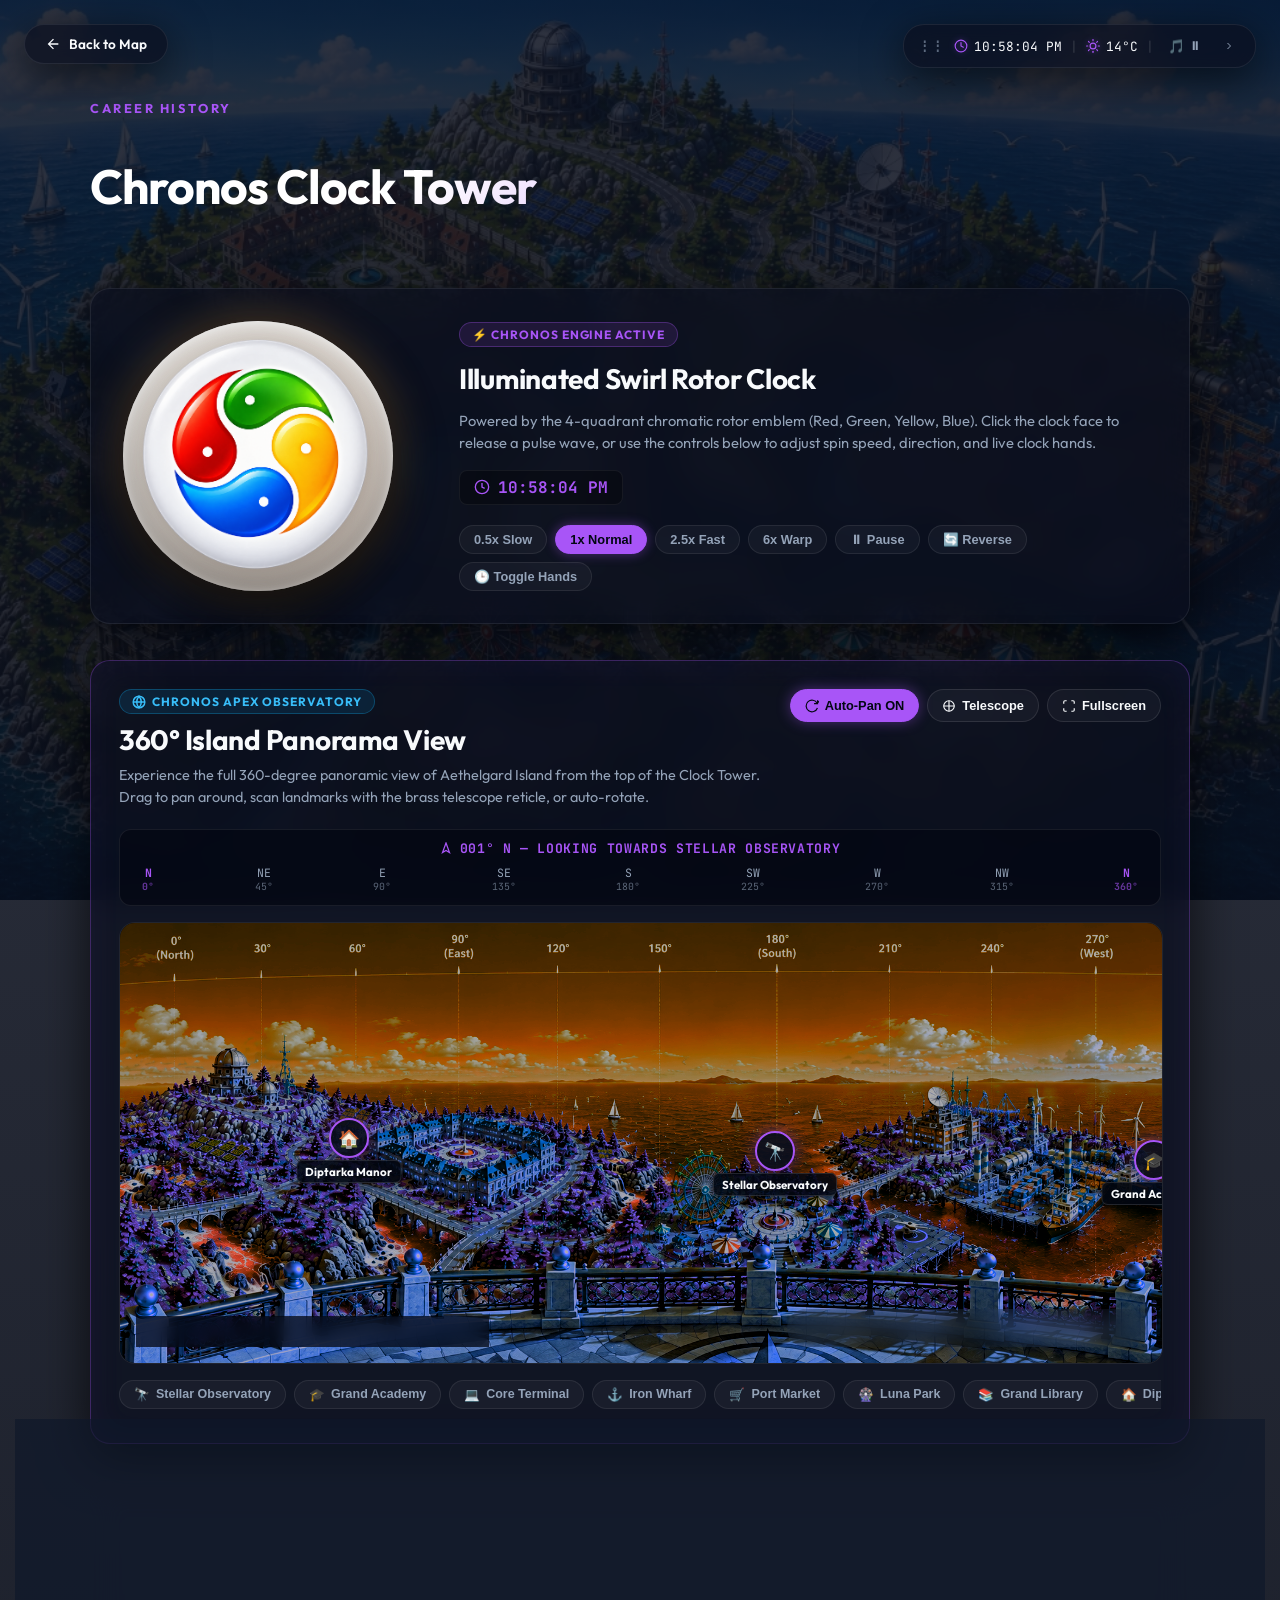
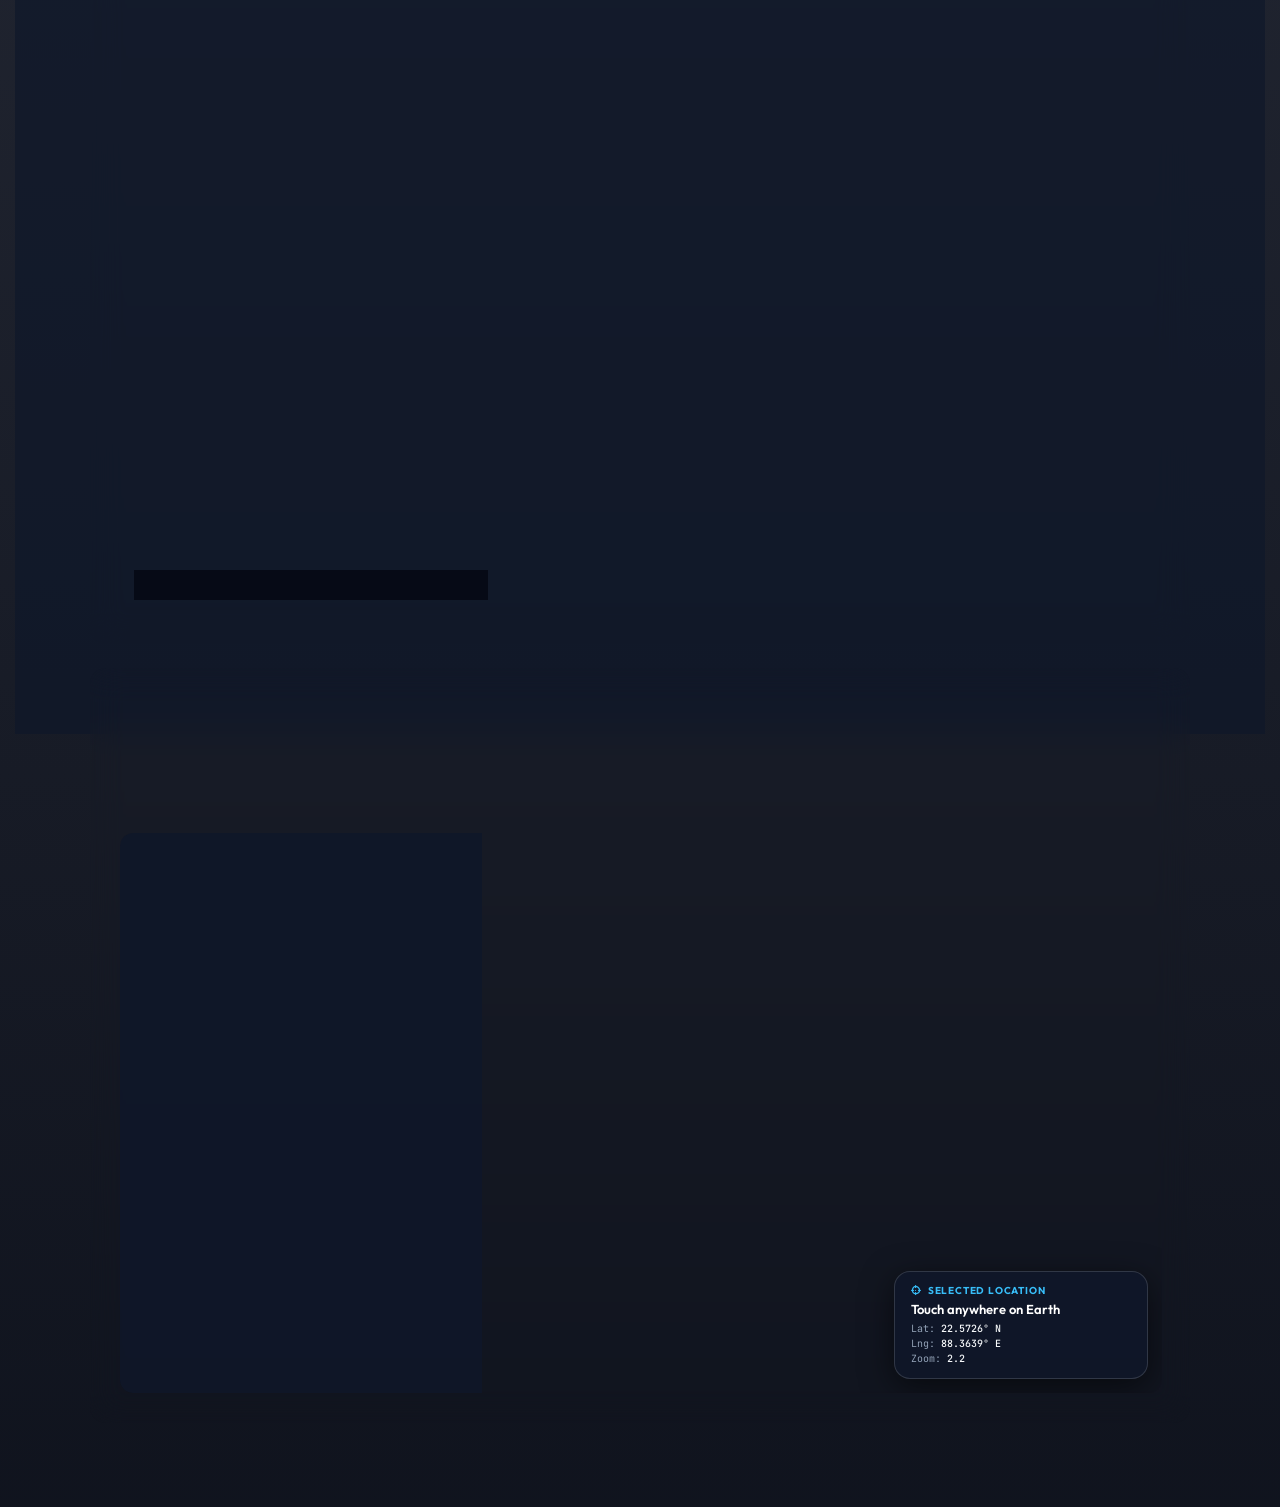
<file: clock_tower.html>
<!DOCTYPE html>
<html lang="en">
<head>
  <meta charset="UTF-8">
  <meta name="viewport" content="width=device-width, initial-scale=1.0">
  <title>Chronos Clock Tower - Work Experience</title>
  <link class="sheet" rel="stylesheet" href="subpage.css">

  <!-- Mapbox GL JS v3 -->
  <link href="https://api.mapbox.com/mapbox-gl-js/v3.3.0/mapbox-gl.css" rel="stylesheet" />
  <script src="https://api.mapbox.com/mapbox-gl-js/v3.3.0/mapbox-gl.js"></script>

  <!-- FontAwesome Icons -->
  <link rel="stylesheet" href="https://cdnjs.cloudflare.com/ajax/libs/font-awesome/6.4.0/css/all.min.css" />
  <style>
    /* Hero Swirl Clock Engine Card */
    .hero-clock-card {
      display: grid;
      grid-template-columns: 300px 1fr;
      gap: 36px;
      align-items: center;
      padding: 32px;
      margin-bottom: 36px;
      position: relative;
      overflow: hidden;
    }
    @media (max-width: 850px) {
      .hero-clock-card {
        grid-template-columns: 1fr;
        justify-items: center;
        text-align: center;
        padding: 24px;
      }
    }

    /* Outer illuminated dish container matching the reference design */
    .clock-swirl-wrapper {
      position: relative;
      width: 270px;
      height: 270px;
      flex-shrink: 0;
      user-select: none;
    }

    .dish-housing {
      position: absolute;
      inset: 0;
      border-radius: 50%;
      background: radial-gradient(circle at 40% 35%, #f8f5f0 0%, #ebe3db 55%, #d4c7bc 85%, #bcaea2 100%);
      box-shadow: 
        0 20px 50px rgba(0, 0, 0, 0.65),
        0 0 45px rgba(255, 175, 55, 0.3),
        inset 0 4px 14px rgba(255, 255, 255, 0.95),
        inset 0 -10px 25px rgba(0, 0, 0, 0.35);
      display: flex;
      justify-content: center;
      align-items: center;
      overflow: hidden;
      cursor: pointer;
      transition: transform 0.3s cubic-bezier(0.175, 0.885, 0.32, 1.275), box-shadow 0.3s ease;
    }
    .dish-housing:hover {
      transform: scale(1.03);
      box-shadow: 
        0 25px 60px rgba(0, 0, 0, 0.75),
        0 0 55px rgba(255, 185, 65, 0.45),
        inset 0 4px 16px rgba(255, 255, 255, 0.95),
        inset 0 -10px 25px rgba(0, 0, 0, 0.4);
    }
    .dish-housing:active {
      transform: scale(0.97);
    }

    /* Ambient Warm Backlight Glow inside dish */
    .warm-backlight-halo {
      position: absolute;
      width: 190px;
      height: 190px;
      border-radius: 50%;
      background: radial-gradient(circle, rgba(255, 185, 65, 0.95) 0%, rgba(255, 140, 30, 0.6) 45%, rgba(255, 90, 10, 0.18) 70%, transparent 85%);
      filter: blur(14px);
      z-index: 1;
      pointer-events: none;
      transition: transform 0.4s ease, opacity 0.4s ease;
    }

    /* The Spinning Swirl Rotor */
    .swirl-rotor-container {
      position: absolute;
      inset: 0;
      z-index: 2;
      animation: spinSwirlRotor 10s linear infinite;
      transform-origin: center center;
      transition: animation-duration 0.3s ease;
    }

    @keyframes spinSwirlRotor {
      from { transform: rotate(0deg); }
      to { transform: rotate(360deg); }
    }

    @keyframes spinSwirlReverse {
      from { transform: rotate(360deg); }
      to { transform: rotate(0deg); }
    }

    /* Pulse effect on click */
    .dish-housing.pulsing .warm-backlight-halo {
      animation: pulseGlow 0.6s ease-out;
    }

    @keyframes pulseGlow {
      0% { transform: scale(1); opacity: 0.8; }
      50% { transform: scale(1.4); opacity: 1; filter: blur(22px); }
      100% { transform: scale(1); opacity: 0.8; }
    }

    /* Live Clock Hands Layer */
    .clock-hands-overlay {
      position: absolute;
      inset: 0;
      z-index: 3;
      pointer-events: none;
      display: none;
    }
    .clock-hands-overlay.active {
      display: block;
    }

    .hand-line {
      position: absolute;
      bottom: 50%;
      left: 50%;
      transform-origin: bottom center;
      border-radius: 4px;
    }
    .hand-line.hour {
      width: 6px;
      height: 55px;
      margin-left: -3px;
      background: #1e293b;
      box-shadow: 0 2px 8px rgba(0,0,0,0.5);
      z-index: 3;
    }
    .hand-line.minute {
      width: 4px;
      height: 80px;
      margin-left: -2px;
      background: #334155;
      box-shadow: 0 2px 8px rgba(0,0,0,0.5);
      z-index: 4;
    }
    .hand-line.second {
      width: 2px;
      height: 94px;
      margin-left: -1px;
      background: #ef4444;
      z-index: 5;
    }
    .hand-cap {
      position: absolute;
      top: 50%;
      left: 50%;
      width: 14px;
      height: 14px;
      margin-top: -7px;
      margin-left: -7px;
      background: #ef4444;
      border: 2px solid #ffffff;
      border-radius: 50%;
      z-index: 6;
      box-shadow: 0 2px 6px rgba(0,0,0,0.5);
    }

    /* Hero Text & Controls Panel */
    .hero-clock-info {
      display: flex;
      flex-direction: column;
      gap: 14px;
    }

    .hero-badge {
      display: inline-flex;
      align-items: center;
      gap: 6px;
      padding: 4px 12px;
      border-radius: 20px;
      background: rgba(168, 85, 247, 0.12);
      border: 1px solid rgba(168, 85, 247, 0.3);
      color: var(--accent-color);
      font-size: 0.75rem;
      font-weight: 700;
      letter-spacing: 0.08em;
      text-transform: uppercase;
      width: fit-content;
    }

    .hero-clock-title {
      font-size: 1.75rem;
      font-weight: 700;
      color: var(--text-primary);
      margin: 0;
      letter-spacing: -0.01em;
    }

    .hero-clock-desc {
      font-size: 0.92rem;
      color: var(--text-secondary);
      line-height: 1.5;
      margin: 0;
    }

    /* Controls Bar */
    .clock-controls-bar {
      display: flex;
      flex-wrap: wrap;
      gap: 8px;
      margin-top: 6px;
    }

    .control-pill {
      background: rgba(255, 255, 255, 0.04);
      border: 1px solid rgba(255, 255, 255, 0.08);
      color: var(--text-secondary);
      padding: 6px 14px;
      border-radius: 20px;
      font-size: 0.8rem;
      font-weight: 600;
      cursor: pointer;
      display: flex;
      align-items: center;
      gap: 6px;
      transition: all 0.2s ease;
      user-select: none;
    }

    .control-pill:hover {
      background: rgba(255, 255, 255, 0.1);
      color: var(--text-primary);
      border-color: rgba(255, 255, 255, 0.15);
      transform: translateY(-1px);
    }

    .control-pill.active {
      background: var(--accent-color);
      color: #030712;
      border-color: var(--accent-color);
      box-shadow: 0 0 12px var(--accent-glow);
    }

    .live-time-display {
      font-family: var(--font-mono);
      font-size: 1rem;
      font-weight: 700;
      color: var(--accent-color);
      background: rgba(0, 0, 0, 0.3);
      padding: 6px 14px;
      border-radius: 8px;
      border: 1px solid rgba(255, 255, 255, 0.06);
      display: inline-flex;
      align-items: center;
      gap: 8px;
      width: fit-content;
      margin-top: 2px;
    }

    /* Timeline styles */
    .timeline {
      position: relative;
      padding-left: 40px;
    }
    .timeline::before {
      content: '';
      position: absolute;
      left: 15px;
      top: 10px;
      bottom: 10px;
      width: 2px;
      background: rgba(168, 85, 247, 0.15);
    }
    .timeline-item {
      position: relative;
      margin-bottom: 24px;
    }
    .timeline-dot {
      position: absolute;
      left: -40px;
      top: 6px;
      width: 32px;
      height: 32px;
      border-radius: 50%;
      background: #030712;
      border: 2px solid var(--accent-color);
      box-shadow: 0 0 12px var(--accent-glow);
      display: flex;
      justify-content: center;
      align-items: center;
      font-size: 0.95rem;
      z-index: 2;
      transition: all 0.3s ease;
    }
    .experience-card:hover + .timeline-dot,
    .experience-card.active ~ .timeline-dot {
      transform: scale(1.15);
      border-color: #fbbc05;
      box-shadow: 0 0 18px rgba(251, 188, 5, 0.6);
    }
    .experience-card {
      padding: 24px;
      cursor: pointer;
      transition: all 0.3s;
    }
    .card-meta {
      display: flex;
      justify-content: space-between;
      align-items: flex-start;
      margin-bottom: 8px;
    }
    .role-title {
      font-size: 1.25rem;
      font-weight: 600;
      color: var(--text-primary);
    }
    .company-name {
      font-size: 0.95rem;
      color: var(--accent-color);
      font-weight: 500;
    }
    .duration {
      font-family: var(--font-mono);
      font-size: 0.8rem;
      color: var(--text-secondary);
      background: rgba(255,255,255,0.03);
      padding: 4px 10px;
      border-radius: 20px;
      border: 1px solid rgba(255,255,255,0.05);
    }
    .role-summary {
      font-size: 0.85rem;
      color: var(--text-secondary);
      line-height: 1.4;
    }
    .drawer-content {
      max-height: 0;
      overflow: hidden;
      transition: max-height 0.4s ease-out, margin-top 0.4s ease-out;
      margin-top: 0;
      border-top: 1px dashed rgba(255,255,255,0);
      padding-top: 0;
    }
    .experience-card.active .drawer-content {
      max-height: 220px;
      margin-top: 16px;
      border-top-color: rgba(255,255,255,0.06);
      padding-top: 16px;
    }
    .drawer-list {
      list-style: none;
      font-size: 0.85rem;
      color: var(--text-secondary);
      display: flex;
      flex-direction: column;
      gap: 8px;
      padding-left: 0;
      margin: 0;
    }
    .drawer-list li::before {
      content: '⚡';
      margin-right: 8px;
      color: var(--accent-color);
    }
    .drawer-indicator {
      font-size: 0.75rem;
      color: var(--text-secondary);
      display: flex;
      align-items: center;
      gap: 4px;
      margin-top: 12px;
      font-weight: 500;
    }
    .drawer-indicator svg {
      width: 12px;
      height: 12px;
      fill: var(--text-secondary);
      transition: transform 0.3s;
    }
    .experience-card.active .drawer-indicator svg {
      transform: rotate(180deg);
    }

    /* -------------------------------------------------- */
    /* 360° Island Panorama Observatory Deck Styles        */
    /* -------------------------------------------------- */
    .panorama-card {
      padding: 28px;
      margin-bottom: 36px;
      position: relative;
      overflow: hidden;
      border: 1px solid rgba(168, 85, 247, 0.3);
      box-shadow: 0 15px 50px rgba(0, 0, 0, 0.7), inset 0 0 35px rgba(168, 85, 247, 0.06);
      transition: all 0.3s ease;
    }

    .panorama-header {
      display: flex;
      justify-content: space-between;
      align-items: flex-start;
      gap: 20px;
      margin-bottom: 20px;
      flex-wrap: wrap;
    }

    .panorama-header-left {
      display: flex;
      flex-direction: column;
      gap: 8px;
      max-width: 650px;
    }

    .panorama-badge {
      display: inline-flex;
      align-items: center;
      gap: 6px;
      padding: 4px 12px;
      border-radius: 20px;
      background: rgba(14, 165, 233, 0.12);
      border: 1px solid rgba(14, 165, 233, 0.3);
      color: #38bdf8;
      font-size: 0.75rem;
      font-weight: 700;
      letter-spacing: 0.08em;
      text-transform: uppercase;
      width: fit-content;
    }

    .panorama-title {
      font-size: 1.75rem;
      font-weight: 700;
      color: var(--text-primary);
      margin: 0;
      letter-spacing: -0.01em;
    }

    .panorama-subtitle {
      font-size: 0.9rem;
      color: var(--text-secondary);
      line-height: 1.5;
      margin: 0;
    }

    .panorama-header-actions {
      display: flex;
      align-items: center;
      gap: 8px;
      flex-wrap: wrap;
    }

    .pano-hud-btn {
      background: rgba(255, 255, 255, 0.04);
      border: 1px solid rgba(255, 255, 255, 0.1);
      color: var(--text-primary);
      padding: 8px 14px;
      border-radius: 20px;
      font-size: 0.8rem;
      font-weight: 600;
      cursor: pointer;
      display: inline-flex;
      align-items: center;
      gap: 6px;
      transition: all 0.2s ease;
      user-select: none;
    }

    .pano-hud-btn svg {
      width: 14px;
      height: 14px;
      fill: none;
      stroke: currentColor;
      stroke-width: 2;
    }

    .pano-hud-btn:hover {
      background: rgba(255, 255, 255, 0.12);
      border-color: rgba(255, 255, 255, 0.2);
      transform: translateY(-1px);
    }

    .pano-hud-btn.active {
      background: var(--accent-color);
      color: #030712;
      border-color: var(--accent-color);
      box-shadow: 0 0 14px var(--accent-glow);
    }

    /* Compass Bar */
    .compass-angle-bar-wrapper {
      background: rgba(3, 7, 18, 0.7);
      border: 1px solid rgba(255, 255, 255, 0.08);
      border-radius: 12px;
      margin-bottom: 16px;
      padding: 10px 16px;
      display: flex;
      flex-direction: column;
      gap: 6px;
    }

    .compass-bearing-indicator {
      display: flex;
      align-items: center;
      justify-content: center;
      gap: 8px;
      font-family: var(--font-mono);
      font-size: 0.82rem;
      font-weight: 700;
      color: var(--accent-color);
      text-transform: uppercase;
      letter-spacing: 0.05em;
    }

    .compass-ticks-container {
      display: flex;
      justify-content: space-between;
      position: relative;
      font-family: var(--font-mono);
      font-size: 0.72rem;
      color: var(--text-secondary);
      width: 100%;
      user-select: none;
    }

    .compass-tick-item {
      display: inline-flex;
      flex-direction: column;
      align-items: center;
      cursor: pointer;
      transition: color 0.2s, transform 0.2s, background 0.2s;
      padding: 2px 6px;
      border-radius: 4px;
    }

    .compass-tick-item:hover {
      color: #ffffff;
      background: rgba(255, 255, 255, 0.06);
    }

    .compass-tick-item.active {
      color: var(--accent-color);
      font-weight: bold;
    }

    /* Viewport Stage */
    .panorama-viewport {
      position: relative;
      width: 100%;
      height: 440px;
      border-radius: 16px;
      overflow: hidden;
      border: 1px solid rgba(255, 255, 255, 0.12);
      cursor: grab;
      user-select: none;
      background: #030712;
      box-shadow: inset 0 0 40px rgba(0,0,0,0.8);
    }

    .panorama-viewport:active {
      cursor: grabbing;
    }

    .panorama-viewport.fullscreen {
      position: fixed;
      inset: 0;
      width: 100vw;
      height: 100vh;
      z-index: 9999;
      border-radius: 0;
      border: none;
    }

    #panoramaCanvas {
      width: 100%;
      height: 100%;
      display: block;
    }

    /* Telescope Overlay */
    .telescope-overlay {
      position: absolute;
      inset: 0;
      pointer-events: none;
      opacity: 0;
      transition: opacity 0.4s ease;
      z-index: 10;
      background: 
        radial-gradient(circle at center, transparent 38%, rgba(3, 7, 18, 0.75) 58%, rgba(3, 7, 18, 0.95) 80%, #000000 100%),
        radial-gradient(circle at 35% 25%, rgba(255,255,255,0.05) 0%, transparent 45%);
      box-shadow: inset 0 0 0 10px rgba(217, 119, 6, 0.4);
    }

    .telescope-overlay.active {
      opacity: 1;
    }

    .telescope-reticle {
      position: absolute;
      inset: 0;
      display: flex;
      justify-content: center;
      align-items: center;
    }

    .reticle-ring {
      width: 290px;
      height: 290px;
      border: 1.5px dashed rgba(251, 191, 36, 0.65);
      border-radius: 50%;
      box-shadow: 0 0 20px rgba(251, 191, 36, 0.25);
      animation: spinReticle 60s linear infinite;
    }

    @keyframes spinReticle {
      from { transform: rotate(0deg); }
      to { transform: rotate(360deg); }
    }

    .reticle-line.reticle-h {
      position: absolute;
      top: 50%;
      width: 100%;
      height: 1px;
      background: linear-gradient(90deg, transparent, rgba(251, 191, 36, 0.7), transparent);
    }

    .reticle-line.reticle-v {
      position: absolute;
      left: 50%;
      height: 100%;
      width: 1px;
      background: linear-gradient(180deg, transparent, rgba(251, 191, 36, 0.7), transparent);
    }

    .telescope-readout {
      position: absolute;
      bottom: 20px;
      font-family: var(--font-mono);
      font-size: 0.78rem;
      font-weight: 600;
      color: #fbbf24;
      background: rgba(3, 7, 18, 0.85);
      padding: 6px 16px;
      border-radius: 20px;
      border: 1px solid rgba(251, 191, 36, 0.35);
      box-shadow: 0 0 15px rgba(0,0,0,0.8);
      letter-spacing: 0.05em;
    }

    /* Dynamic Hotspots Layer */
    .hotspots-overlay-container {
      position: absolute;
      inset: 0;
      pointer-events: none;
      z-index: 5;
    }

    .pano-hotspot-pin {
      pointer-events: auto;
      position: absolute;
      transform: translate(-50%, -50%);
      cursor: pointer;
      transition: transform 0.2s cubic-bezier(0.175, 0.885, 0.32, 1.275);
    }

    .pano-hotspot-pin:hover {
      transform: translate(-50%, -50%) scale(1.18);
      z-index: 20;
    }

    .pin-icon-box {
      width: 36px;
      height: 36px;
      border-radius: 50%;
      background: rgba(10, 15, 30, 0.9);
      border: 2px solid var(--accent-color);
      display: flex;
      align-items: center;
      justify-content: center;
      font-size: 1.1rem;
      box-shadow: 0 0 16px var(--accent-glow), 0 4px 12px rgba(0,0,0,0.6);
      position: relative;
    }

    .pin-pulse-wave {
      position: absolute;
      inset: -5px;
      border-radius: 50%;
      border: 2px solid var(--accent-color);
      opacity: 0;
      animation: pinPulseWave 2.2s ease-out infinite;
      pointer-events: none;
    }

    @keyframes pinPulseWave {
      0% { transform: scale(0.9); opacity: 0.8; }
      100% { transform: scale(1.6); opacity: 0; }
    }

    .pin-label-tag {
      position: absolute;
      top: 42px;
      left: 50%;
      transform: translateX(-50%);
      background: rgba(3, 7, 18, 0.88);
      color: var(--text-primary);
      font-size: 0.72rem;
      font-weight: 700;
      padding: 3px 8px;
      border-radius: 6px;
      border: 1px solid rgba(255, 255, 255, 0.12);
      white-space: nowrap;
      box-shadow: 0 4px 10px rgba(0,0,0,0.5);
      pointer-events: none;
    }

    .hotspot-tooltip-card {
      position: absolute;
      bottom: 50px;
      left: 50%;
      transform: translateX(-50%) translateY(10px);
      width: 230px;
      padding: 14px;
      background: rgba(10, 15, 30, 0.95);
      backdrop-filter: blur(16px);
      -webkit-backdrop-filter: blur(16px);
      border: 1px solid var(--accent-color);
      border-radius: 14px;
      box-shadow: 0 12px 30px rgba(0,0,0,0.8), 0 0 20px var(--accent-glow);
      opacity: 0;
      visibility: hidden;
      transition: all 0.25s cubic-bezier(0.165, 0.84, 0.44, 1);
      pointer-events: auto;
      text-align: left;
      z-index: 30;
    }

    .pano-hotspot-pin:hover .hotspot-tooltip-card,
    .hotspot-tooltip-card.active {
      opacity: 1;
      visibility: visible;
      transform: translateX(-50%) translateY(0);
    }

    .tt-cat {
      font-size: 0.68rem;
      font-weight: 700;
      text-transform: uppercase;
      color: var(--accent-color);
      letter-spacing: 0.08em;
      margin-bottom: 4px;
    }

    .tt-title {
      font-size: 0.95rem;
      font-weight: 700;
      color: var(--text-primary);
      margin-bottom: 6px;
    }

    .tt-desc {
      font-size: 0.78rem;
      color: var(--text-secondary);
      line-height: 1.35;
      margin-bottom: 10px;
    }

    .tt-btn {
      display: inline-flex;
      align-items: center;
      gap: 6px;
      font-size: 0.75rem;
      font-weight: 600;
      color: #030712;
      background: var(--accent-color);
      padding: 6px 12px;
      border-radius: 6px;
      text-decoration: none;
      transition: background 0.2s;
    }
    .tt-btn:hover {
      background: #ffffff;
    }

    /* Floating UI Controls inside Viewport */
    .pano-float-controls {
      position: absolute;
      bottom: 16px;
      right: 16px;
      z-index: 12;
      display: flex;
      align-items: center;
      gap: 6px;
      background: rgba(10, 15, 30, 0.85);
      backdrop-filter: blur(12px);
      border: 1px solid rgba(255,255,255,0.12);
      padding: 4px 10px;
      border-radius: 30px;
      box-shadow: 0 8px 25px rgba(0,0,0,0.5);
    }

    .pano-float-controls button {
      background: transparent;
      border: none;
      color: var(--text-primary);
      font-family: var(--font-mono);
      font-size: 0.9rem;
      font-weight: 700;
      width: 28px;
      height: 28px;
      border-radius: 50%;
      cursor: pointer;
      display: flex;
      align-items: center;
      justify-content: center;
      transition: background 0.2s, color 0.2s;
    }

    .pano-float-controls button:hover {
      background: rgba(255, 255, 255, 0.15);
      color: var(--accent-color);
    }

    #panoZoomDisplay {
      font-family: var(--font-mono);
      font-size: 0.75rem;
      font-weight: 700;
      color: var(--accent-color);
      padding: 0 4px;
    }

    .pano-atmo-picker {
      display: flex;
      align-items: center;
      gap: 4px;
      margin-left: 6px;
      padding-left: 6px;
      border-left: 1px solid rgba(255, 255, 255, 0.1);
    }

    .atmo-btn {
      font-size: 0.72rem !important;
      width: auto !important;
      height: auto !important;
      padding: 3px 8px !important;
      border-radius: 12px !important;
      color: var(--text-secondary) !important;
    }

    .atmo-btn.active {
      background: var(--accent-color) !important;
      color: #030712 !important;
    }

    .pano-drag-hint {
      position: absolute;
      bottom: 16px;
      left: 16px;
      z-index: 12;
      display: flex;
      align-items: center;
      gap: 6px;
      background: rgba(3, 7, 18, 0.75);
      backdrop-filter: blur(8px);
      border: 1px solid rgba(255, 255, 255, 0.1);
      padding: 6px 14px;
      border-radius: 20px;
      font-size: 0.75rem;
      color: var(--text-secondary);
      pointer-events: none;
      transition: opacity 0.5s;
    }

    /* Landmark Nav Strip */
    .landmark-nav-strip {
      display: flex;
      gap: 8px;
      margin-top: 16px;
      overflow-x: auto;
      padding-bottom: 6px;
    }

    .landmark-nav-btn {
      flex: 0 0 auto;
      background: rgba(255, 255, 255, 0.04);
      border: 1px solid rgba(255, 255, 255, 0.08);
      color: var(--text-secondary);
      padding: 6px 14px;
      border-radius: 20px;
      font-size: 0.78rem;
      font-weight: 600;
      cursor: pointer;
      display: flex;
      align-items: center;
      gap: 6px;
      transition: all 0.2s ease;
      user-select: none;
    }

    .landmark-nav-btn:hover {
      background: rgba(168, 85, 247, 0.15);
      border-color: var(--accent-color);
      color: var(--text-primary);
      transform: translateY(-1px);
    }

    /* -------------------------------------------------- */
    /* Three Magical Floating Islands Showcase Styles      */
    /* -------------------------------------------------- */
    .floating-islands-card {
      padding: 28px;
      position: relative;
      overflow: hidden;
      border: 1px solid rgba(168, 85, 247, 0.35);
      box-shadow: 0 15px 50px rgba(0, 0, 0, 0.7), inset 0 0 40px rgba(168, 85, 247, 0.08);
      border-radius: 16px;
      margin-bottom: 24px;
      background: rgba(15, 23, 42, 0.65);
      backdrop-filter: blur(16px);
    }
    .floating-islands-header {
      display: flex;
      justify-content: space-between;
      align-items: flex-start;
      gap: 20px;
      margin-bottom: 20px;
      flex-wrap: wrap;
    }
    .floating-islands-badge {
      display: inline-flex;
      align-items: center;
      gap: 6px;
      padding: 4px 12px;
      border-radius: 20px;
      background: rgba(168, 85, 247, 0.15);
      border: 1px solid rgba(168, 85, 247, 0.4);
      color: #c084fc;
      font-size: 0.75rem;
      font-weight: 700;
      letter-spacing: 0.08em;
      text-transform: uppercase;
      width: fit-content;
    }
    .floating-islands-title {
      font-size: 1.75rem;
      font-weight: 700;
      color: var(--text-primary);
      margin: 8px 0 4px 0;
      letter-spacing: -0.01em;
    }
    .floating-islands-subtitle {
      font-size: 0.9rem;
      color: var(--text-secondary);
      line-height: 1.5;
      margin: 0;
      max-width: 680px;
    }
    .floating-islands-controls {
      display: flex;
      gap: 8px;
      flex-wrap: wrap;
      align-items: center;
    }
    .fi-control-pill {
      background: rgba(255, 255, 255, 0.05);
      border: 1px solid rgba(255, 255, 255, 0.12);
      color: var(--text-secondary);
      padding: 6px 14px;
      border-radius: 20px;
      font-size: 0.78rem;
      font-weight: 600;
      cursor: pointer;
      transition: all 0.2s ease;
      user-select: none;
    }
    .fi-control-pill:hover, .fi-control-pill.active {
      background: rgba(168, 85, 247, 0.25);
      border-color: var(--accent-color);
      color: #fff;
      box-shadow: 0 0 12px rgba(168, 85, 247, 0.3);
    }
    .floating-islands-viewport {
      position: relative;
      width: 100%;
      height: 520px;
      border-radius: 14px;
      overflow: hidden;
      border: 1px solid rgba(255, 255, 255, 0.1);
      background: radial-gradient(circle at center, rgba(30, 27, 75, 0.7) 0%, rgba(3, 7, 18, 0.95) 100%);
      display: flex;
      align-items: center;
      justify-content: center;
      perspective: 1000px;
    }
    .floating-island-img-wrapper {
      position: relative;
      width: 90%;
      height: 90%;
      display: flex;
      align-items: center;
      justify-content: center;
      animation: levitateFloatingIsland 6s ease-in-out infinite alternate;
      transition: transform 0.15s ease-out, filter 0.3s ease;
      transform-style: preserve-3d;
    }
    .floating-island-img {
      max-width: 100%;
      max-height: 100%;
      object-fit: contain;
      filter: drop-shadow(0 20px 40px rgba(168, 85, 247, 0.45)) drop-shadow(0 0 30px rgba(56, 189, 248, 0.35));
      user-select: none;
      pointer-events: none;
    }
    @keyframes levitateFloatingIsland {
      0% {
        transform: translateY(-14px) rotate(0deg);
      }
      50% {
        transform: translateY(12px) rotate(0.8deg);
      }
      100% {
        transform: translateY(-14px) rotate(0deg);
      }
    }
    .floating-island-aura {
      position: absolute;
      inset: 0;
      pointer-events: none;
      background: radial-gradient(circle at 50% 50%, rgba(168, 85, 247, 0.2), transparent 70%);
      mix-blend-mode: screen;
      transition: background 0.5s ease;
      z-index: 1;
    }
    .fi-hotspot-pin {
      position: absolute;
      transform: translate(-50%, -50%);
      z-index: 10;
      cursor: pointer;
    }
    .fi-pin-icon {
      width: 38px;
      height: 38px;
      border-radius: 50%;
      background: rgba(15, 23, 42, 0.85);
      border: 2px solid var(--accent-color);
      color: #fff;
      display: flex;
      align-items: center;
      justify-content: center;
      font-size: 1.1rem;
      box-shadow: 0 0 15px var(--accent-glow);
      transition: all 0.3s ease;
    }
    .fi-hotspot-pin:hover .fi-pin-icon {
      transform: scale(1.25);
      border-color: #38bdf8;
      box-shadow: 0 0 25px rgba(56, 189, 248, 0.7);
    }
    .fi-pin-card {
      position: absolute;
      bottom: 48px;
      left: 50%;
      transform: translateX(-50%) translateY(10px);
      width: 220px;
      padding: 12px 14px;
      border-radius: 12px;
      background: rgba(15, 23, 42, 0.92);
      border: 1px solid rgba(168, 85, 247, 0.4);
      box-shadow: 0 10px 30px rgba(0, 0, 0, 0.8);
      opacity: 0;
      visibility: hidden;
      transition: all 0.3s ease;
      pointer-events: none;
      z-index: 20;
    }
    .fi-hotspot-pin:hover .fi-pin-card {
      opacity: 1;
      visibility: visible;
      transform: translateX(-50%) translateY(0);
    }
    .fi-card-category {
      font-size: 0.68rem;
      font-weight: 700;
      color: #38bdf8;
      text-transform: uppercase;
      letter-spacing: 0.05em;
    }
    .fi-card-title {
      font-size: 0.95rem;
      font-weight: 700;
      color: #fff;
      margin: 2px 0 4px 0;
    }
    .fi-card-desc {
      font-size: 0.78rem;
      color: var(--text-secondary);
      line-height: 1.35;
    }
    .fi-hint-badge {
      position: absolute;
      bottom: 14px;
      left: 14px;
      z-index: 12;
      display: flex;
      align-items: center;
      gap: 6px;
      background: rgba(3, 7, 18, 0.75);
      backdrop-filter: blur(8px);
      border: 1px solid rgba(255, 255, 255, 0.1);
      padding: 6px 14px;
      border-radius: 20px;
      font-size: 0.75rem;
      color: var(--text-secondary);
      pointer-events: none;
    }

    /* -------------------------------------------------- */
    /* Mapbox 3D Globe Observatory Deck Styles            */
    /* -------------------------------------------------- */
    .earth-sphere-card {
      padding: 28px;
      position: relative;
      overflow: hidden;
      border: 1px solid rgba(56, 189, 248, 0.35);
      box-shadow: 0 15px 50px rgba(0, 0, 0, 0.7), inset 0 0 40px rgba(14, 165, 233, 0.08);
      border-radius: 16px;
      margin-bottom: 24px;
      background: rgba(15, 23, 42, 0.65);
      backdrop-filter: blur(16px);
    }
    .earth-sphere-header {
      display: flex;
      justify-content: space-between;
      align-items: flex-start;
      gap: 20px;
      margin-bottom: 20px;
      flex-wrap: wrap;
    }
    .earth-sphere-badge {
      display: inline-flex;
      align-items: center;
      gap: 6px;
      padding: 4px 12px;
      border-radius: 20px;
      background: rgba(14, 165, 233, 0.15);
      border: 1px solid rgba(56, 189, 248, 0.4);
      color: #38bdf8;
      font-size: 0.75rem;
      font-weight: 700;
      letter-spacing: 0.08em;
      text-transform: uppercase;
      width: fit-content;
    }
    .earth-sphere-title {
      font-size: 1.75rem;
      font-weight: 700;
      color: var(--text-primary);
      margin: 8px 0 4px 0;
      letter-spacing: -0.01em;
    }
    .earth-sphere-subtitle {
      font-size: 0.9rem;
      color: var(--text-secondary);
      line-height: 1.5;
      margin: 0;
      max-width: 680px;
    }

    .earth-viewport-container {
      position: relative;
      width: 100%;
      height: 560px;
      border-radius: 14px;
      overflow: hidden;
      border: 1px solid rgba(255, 255, 255, 0.1);
      background: #090d16;
    }

    #map {
      width: 100%;
      height: 100%;
      position: absolute;
      top: 0;
      left: 0;
      z-index: 1;
    }

    /* SEARCH BAR */
    .search-container {
      position: relative;
      width: 320px;
    }

    .search-input-wrapper {
      position: relative;
      display: flex;
      align-items: center;
    }

    .search-input-wrapper i.search-icon {
      position: absolute;
      left: 14px;
      color: var(--text-secondary);
      font-size: 14px;
    }

    .search-input {
      width: 100%;
      height: 44px;
      padding: 0 40px 0 40px;
      background: rgba(15, 23, 42, 0.88);
      backdrop-filter: blur(16px);
      -webkit-backdrop-filter: blur(16px);
      border: 1px solid rgba(255, 255, 255, 0.14);
      border-radius: 16px;
      color: var(--text-primary);
      font-family: inherit;
      font-size: 13px;
      outline: none;
      transition: all 0.25s ease;
      box-shadow: 0 8px 32px 0 rgba(0, 0, 0, 0.55);
    }

    .search-input:focus {
      border-color: #38bdf8;
      box-shadow: 0 0 20px rgba(56, 189, 248, 0.3);
    }

    .search-clear {
      position: absolute;
      right: 12px;
      background: none;
      border: none;
      color: var(--text-secondary);
      cursor: pointer;
      display: none;
      font-size: 14px;
    }

    .search-results {
      position: absolute;
      top: 50px;
      left: 0;
      right: 0;
      background: rgba(15, 23, 42, 0.95);
      backdrop-filter: blur(20px);
      border: 1px solid rgba(255, 255, 255, 0.14);
      border-radius: 10px;
      max-height: 250px;
      overflow-y: auto;
      display: none;
      z-index: 20;
      box-shadow: 0 8px 32px 0 rgba(0, 0, 0, 0.55);
    }

    .search-result-item {
      padding: 12px 14px;
      font-size: 13px;
      cursor: pointer;
      border-bottom: 1px solid rgba(255,255,255,0.05);
      transition: background 0.15s ease;
      display: flex;
      align-items: center;
      gap: 10px;
    }

    .search-result-item:hover, .search-result-item:active {
      background: rgba(56, 189, 248, 0.2);
      color: #38bdf8;
    }

    /* CONTROL SIDEBAR INSIDE VIEWPORT */
    .controls-panel {
      position: absolute;
      top: 14px;
      left: 14px;
      width: 270px;
      max-height: calc(100% - 28px);
      background: rgba(15, 23, 42, 0.88);
      backdrop-filter: blur(20px);
      -webkit-backdrop-filter: blur(20px);
      border: 1px solid rgba(255, 255, 255, 0.14);
      border-radius: 16px;
      padding: 14px;
      z-index: 10;
      box-shadow: 0 8px 32px 0 rgba(0, 0, 0, 0.55);
      overflow-y: auto;
      transition: all 0.3s cubic-bezier(0.16, 1, 0.3, 1);
    }

    .controls-panel::-webkit-scrollbar {
      width: 4px;
    }
    .controls-panel::-webkit-scrollbar-thumb {
      background: rgba(255,255,255,0.2);
      border-radius: 4px;
    }

    .section-title {
      font-size: 11px;
      font-weight: 700;
      text-transform: uppercase;
      letter-spacing: 0.8px;
      color: var(--text-secondary);
      margin: 12px 0 6px 0;
      display: flex;
      align-items: center;
      gap: 6px;
    }

    .section-title:first-child {
      margin-top: 0;
    }

    .btn-grid {
      display: grid;
      grid-template-columns: 1fr 1fr;
      gap: 6px;
    }

    .btn-grid-single {
      display: grid;
      grid-template-columns: 1fr;
      gap: 6px;
    }

    .btn {
      min-height: 38px;
      background: rgba(255, 255, 255, 0.06);
      border: 1px solid rgba(255, 255, 255, 0.12);
      border-radius: 8px;
      color: var(--text-primary);
      padding: 8px 10px;
      font-size: 11px;
      font-weight: 500;
      font-family: inherit;
      cursor: pointer;
      display: flex;
      align-items: center;
      gap: 6px;
      justify-content: flex-start;
      transition: all 0.2s ease;
      user-select: none;
    }

    .btn:hover {
      background: rgba(255, 255, 255, 0.14);
      border-color: rgba(255, 255, 255, 0.25);
    }

    .btn:active {
      transform: scale(0.98);
    }

    .btn.active {
      background: linear-gradient(135deg, rgba(56, 189, 248, 0.3), rgba(99, 102, 241, 0.3));
      border-color: #38bdf8;
      color: #ffffff;
      box-shadow: 0 0 12px rgba(56, 189, 248, 0.35);
    }

    .btn-accent {
      background: linear-gradient(135deg, #38bdf8, #6366f1);
      border: none;
      color: #fff;
      font-weight: 600;
      box-shadow: 0 4px 15px rgba(56, 189, 248, 0.35);
    }

    .btn-accent:active {
      background: linear-gradient(135deg, #0284c7, #4f46e5);
    }

    .btn i {
      font-size: 13px;
      width: 14px;
      text-align: center;
    }

    .landmark-pills {
      display: flex;
      flex-wrap: wrap;
      gap: 5px;
    }

    .pill {
      background: rgba(255, 255, 255, 0.06);
      border: 1px solid rgba(255, 255, 255, 0.12);
      border-radius: 20px;
      padding: 6px 10px;
      font-size: 10px;
      color: var(--text-secondary);
      cursor: pointer;
      transition: all 0.2s ease;
      display: flex;
      align-items: center;
      gap: 4px;
    }

    .pill:active {
      background: rgba(56, 189, 248, 0.25);
      border-color: #38bdf8;
      color: var(--text-primary);
    }

    /* LOCATION HUD CARD */
    .hud-card {
      position: absolute;
      bottom: 14px;
      right: 14px;
      z-index: 10;
      background: rgba(15, 23, 42, 0.88);
      backdrop-filter: blur(20px);
      -webkit-backdrop-filter: blur(20px);
      border: 1px solid rgba(255, 255, 255, 0.14);
      border-radius: 16px;
      padding: 12px 16px;
      min-width: 220px;
      box-shadow: 0 8px 32px 0 rgba(0, 0, 0, 0.55);
    }

    .hud-header {
      font-size: 10px;
      font-weight: 700;
      text-transform: uppercase;
      letter-spacing: 0.8px;
      color: #38bdf8;
      margin-bottom: 4px;
      display: flex;
      align-items: center;
      gap: 6px;
    }

    .hud-location-name {
      font-size: 13px;
      font-weight: 600;
      margin-bottom: 4px;
      color: #fff;
    }

    .hud-coords {
      font-family: var(--font-mono), monospace;
      font-size: 10px;
      color: var(--text-secondary);
      line-height: 1.5;
    }

    .hud-coords span {
      color: var(--text-primary);
      font-weight: 500;
    }

    /* TOAST NOTIFICATION */
    .toast-notice {
      position: absolute;
      top: 14px;
      right: 14px;
      z-index: 100;
      background: rgba(15, 23, 42, 0.9);
      backdrop-filter: blur(16px);
      border: 1px solid #38bdf8;
      border-radius: 20px;
      padding: 8px 16px;
      font-size: 11px;
      color: #fff;
      box-shadow: 0 8px 32px 0 rgba(0, 0, 0, 0.55);
      display: flex;
      align-items: center;
      gap: 8px;
      opacity: 0;
      transition: all 0.3s cubic-bezier(0.16, 1, 0.3, 1);
      pointer-events: none;
      white-space: nowrap;
    }

    .toast-notice.show {
      opacity: 1;
    }

    /* MAPBOX POPUP STYLING */
    .mapboxgl-popup-content {
      background: rgba(15, 23, 42, 0.95) !important;
      backdrop-filter: blur(12px) !important;
      border: 1px solid rgba(255, 255, 255, 0.2) !important;
      border-radius: 12px !important;
      color: #ffffff !important;
      padding: 12px 14px !important;
      box-shadow: 0 10px 30px rgba(0,0,0,0.5) !important;
    }

    .mapboxgl-popup-anchor-bottom .mapboxgl-popup-tip {
      border-top-color: rgba(15, 23, 42, 0.95) !important;
    }

    .popup-title {
      font-weight: 700;
      font-size: 13px;
      color: #38bdf8;
      margin-bottom: 4px;
    }

    .popup-sub {
      font-size: 11px;
      color: var(--text-secondary);
      line-height: 1.4;
    }

    @media (max-width: 768px) {
      .controls-panel {
        width: calc(100% - 28px);
        max-height: 200px;
      }
      .search-container {
        width: 100%;
      }
    }
  </style>
</head>
<body class="accent-purple">

  <!-- UI Overlay for Toolbox -->
  <div class="ui-overlay">
    <div class="toolbox glass-panel collapsed" id="mainToolbox">
      <!-- Minimized Horizontal Info-Bar -->
      <div class="toolbox-minimized-content" id="toolboxMinimizedContent">
        <div class="drag-dots">⋮⋮</div>
        <div class="minimized-time">
          <svg class="icon-clock" viewBox="0 0 24 24" style="width:14px;height:14px;fill:none;stroke:currentColor;stroke-width:2;stroke-linecap:round;stroke-linejoin:round;"><circle cx="12" cy="12" r="10"></circle><polyline points="12 6 12 12 16 14"></polyline></svg>
          <span id="minimizedClock">00:00:00 AM</span>
        </div>
        <div class="minimized-divider">|</div>
        <div class="minimized-weather">
          <svg class="icon-weather" id="minimizedWeatherIcon" viewBox="0 0 24 24" style="width:14px;height:14px;fill:none;stroke:currentColor;stroke-width:2;stroke-linecap:round;stroke-linejoin:round;"><path d="M12 2v2M12 20v2M4.93 4.93l1.41 1.41M17.66 17.66l1.41 1.41M2 12h2M20 12h2M6.34 17.66l-1.41 1.41M19.07 4.93l-1.41 1.41"></path><circle cx="12" cy="12" r="4"></circle></svg>
          <span id="minimizedTemp">24°C</span>
        </div>
        <div class="minimized-divider">|</div>
        <div style="display: flex; align-items: center; gap: 4px; font-size: 0.8rem;">
          <span>🎵</span>
          <span id="musicMiniPlayState" class="mini-play-state" style="color: var(--text-secondary); font-family: var(--font-mono); font-weight: bold;">⏸</span>
        </div>
        <button class="toolbox-toggle-btn" id="expandBtn" onclick="toggleToolboxCollapse(event)" aria-label="Expand Toolbox">
          <svg viewBox="0 0 24 24" style="width:16px;height:16px;fill:none;stroke:currentColor;stroke-width:2;"><polyline points="15 18 9 12 15 6"></polyline></svg>
        </button>
      </div>

      <!-- Expanded Detailed Dashboard -->
      <div class="toolbox-expanded-content" id="toolboxExpandedContent">
        <!-- Header Row -->
        <div class="toolbox-header-row" id="toolboxDragHandle">
          <div class="header-left">
             <span class="drag-dots-icon">⋮⋮</span>
             <span class="header-title">CITY TOOLBOX</span>
          </div>
          <div class="header-right" onclick="event.stopPropagation()">
            <!-- Sound toggle button -->
            <button class="header-btn" id="soundToggle" onclick="toggleAmbientSound(event)" title="Toggle Sound">
              <svg id="soundIcon" viewBox="0 0 24 24" style="width:14px;height:14px;fill:currentColor;"><path d="M3.63 3.63L2.05 5.2l4.5 4.5H3v5h3.33L11 19.33V14.2l5.73 5.73c-.7.5-1.5.87-2.38 1.07v2.06c1.43-.3 2.73-.97 3.82-1.89l2.25 2.25 1.58-1.58L3.63 3.63zM9 14.17L6.83 12H5v1h4v1.17zM19 12c0-1.77-1.02-3.29-2.5-4.03v2.21l2.45 2.45c.03-.21.05-.42.05-.63zm1.96-3.87l-1.48 1.48c.33.73.52 1.54.52 2.39 0 2.25-1.28 4.2-3.17 5.16l1.49 1.49C20.52 16.92 22 14.64 22 12c0-1.45-.42-2.8-1.04-3.87zM11 4.67L8.83 6.84l1.58 1.58 1.58-1.58V4.67z"/></svg>
            </button>
            <!-- Auto/Manual toggle button -->
            <button class="header-btn mode-btn active" id="btn-mode-auto" onclick="toggleControlMode(event)" title="Toggle Control Mode">
              <svg class="icon-sparkles" viewBox="0 0 24 24" style="width:12px;height:12px;fill:none;stroke:currentColor;stroke-width:2;stroke-linecap:round;stroke-linejoin:round;"><path d="M12 2v2M12 20v2M4.93 4.93l1.41 1.41M17.66 17.66l1.41 1.41M2 12h2M20 12h2M6.34 17.66l-1.41 1.41M19.07 4.93l-1.41 1.41"></path></svg>
              <span id="controlModeText">Auto</span>
            </button>
            <!-- Collapse button -->
            <button class="header-btn" id="collapseBtn" onclick="toggleToolboxCollapse(event)" title="Collapse Toolbox">
              <svg viewBox="0 0 24 24" style="width:16px;height:16px;fill:none;stroke:currentColor;stroke-width:2;"><polyline points="9 18 15 12 9 6"></polyline></svg>
            </button>
          </div>
        </div>

        <!-- Row 1: Clock, Time and Date -->
        <div class="toolbox-row-clock">
          <div class="row-clock-left">
            <svg class="icon-clock" viewBox="0 0 24 24" style="width:14px;height:14px;fill:none;stroke:currentColor;stroke-width:2;stroke-linecap:round;stroke-linejoin:round;"><circle cx="12" cy="12" r="10"></circle><polyline points="12 6 12 12 16 14"></polyline></svg>
            <span class="clock-display" id="clock">00:00:00 AM</span>
          </div>
          <div class="row-clock-right" id="calendarDate">
            Loading Date...
          </div>
        </div>

        <!-- Row 2: Dropdown Selectors -->
        <div class="toolbox-row-selectors">
          <!-- Calendar selector -->
          <button class="selector-btn" id="selectorCalendar" onclick="toggleDropdown('calendar')">
            <div class="selector-btn-left">
              <svg class="icon-calendar" viewBox="0 0 24 24" style="width:14px;height:14px;fill:none;stroke:currentColor;stroke-width:2;stroke-linecap:round;stroke-linejoin:round;"><rect x="3" y="4" width="18" height="18" rx="2" ry="2"></rect><line x1="16" y1="2" x2="16" y2="6"></line><line x1="8" y1="2" x2="8" y2="6"></line><line x1="3" y1="10" x2="21" y2="10"></line></svg>
              <span>Calendar</span>
            </div>
            <svg class="chevron-icon" id="chevronCalendar" viewBox="0 0 24 24" style="width:14px;height:14px;fill:none;stroke:currentColor;stroke-width:2;"><polyline points="6 9 12 15 18 9"></polyline></svg>
          </button>
          <!-- Weather selector -->
          <button class="selector-btn" id="selectorWeather" onclick="toggleDropdown('weather')">
            <div class="selector-btn-left">
              <svg class="icon-weather-main" id="currentWeatherIcon" viewBox="0 0 24 24" style="width:14px;height:14px;fill:none;stroke:currentColor;stroke-width:2;stroke-linecap:round;stroke-linejoin:round;"><path d="M12 2v2M12 20v2M4.93 4.93l1.41 1.41M17.66 17.66l1.41 1.41M2 12h2M20 12h2M6.34 17.66l-1.41 1.41M19.07 4.93l-1.41 1.41"></path><circle cx="12" cy="12" r="4"></circle></svg>
              <span id="currentWeatherText">24°C</span>
            </div>
            <svg class="chevron-icon" id="chevronWeather" viewBox="0 0 24 24" style="width:14px;height:14px;fill:none;stroke:currentColor;stroke-width:2;"><polyline points="6 9 12 15 18 9"></polyline></svg>
          </button>
        </div>

        <!-- Soundtrack selector -->
        <div class="toolbox-row-music-selector" style="margin-top: 10px;">
          <button class="selector-btn selector-btn-full" id="selectorMusic" onclick="toggleDropdown('music')" style="width: 100%; display: flex; justify-content: space-between;">
            <div class="selector-btn-left">
              <svg class="icon-music" viewBox="0 0 24 24" style="width:14px;height:14px;fill:none;stroke:currentColor;stroke-width:2;stroke-linecap:round;stroke-linejoin:round;color:var(--accent-color);"><path d="M9 18V5l12-2v13"></path><circle cx="6" cy="18" r="3"></circle><circle cx="18" cy="16" r="3"></circle></svg>
              <span id="musicStatusText">Soundtrack: Heat Waves</span>
            </div>
            <div style="display: flex; align-items: center; gap: 8px;">
              <span class="mini-play-state" style="font-size: 0.65rem; color: var(--text-secondary);">⏸</span>
              <svg class="chevron-icon" id="chevronMusic" viewBox="0 0 24 24" style="width:14px;height:14px;fill:none;stroke:currentColor;stroke-width:2;"><polyline points="6 9 12 15 18 9"></polyline></svg>
            </div>
          </button>
        </div>

        <!-- Content Panel (Collapsible dropdown panels) -->
        <div class="toolbox-dropdown-panel" id="dropdownPanel" style="display: none;">
          <!-- Calendar Dropdown -->
          <div class="dropdown-content-item" id="contentCalendar" style="display: none;">
            <div class="calendar-header">
              <span class="calendar-month-year" id="calendarMonthYear">July 2026</span>
              <span class="calendar-today-label" onclick="goToToday()">Today</span>
            </div>
            <div class="calendar-weekdays">
              <span>S</span><span>M</span><span>T</span><span>W</span><span>T</span><span>F</span><span>S</span>
            </div>
            <div class="calendar-grid" id="calendarGrid">
              <!-- Populated dynamically via JS -->
            </div>
          </div>

          <!-- Weather Dropdown -->
          <div class="dropdown-content-item" id="contentWeather" style="display: none;">
            <div class="weather-header">
              <div class="weather-location">
                <svg class="icon-pin" viewBox="0 0 24 24" style="width:12px;height:12px;fill:none;stroke:currentColor;stroke-width:2;stroke-linecap:round;stroke-linejoin:round;"><path d="M21 10c0 7-9 13-9 13s-9-6-9-13a9 9 0 0 1 18 0z"></path><circle cx="12" cy="10" r="3"></circle></svg>
                <span id="weatherLocationName">Local Area</span>
              </div>
              <button class="gps-btn" id="gpsBtn" onclick="syncGPS(event)">
                <svg class="icon-sync" id="gpsIcon" viewBox="0 0 24 24" style="width:10px;height:10px;fill:none;stroke:currentColor;stroke-width:2;stroke-linecap:round;stroke-linejoin:round;"><path d="M21.5 2v6h-6M21.34 15.57a10 10 0 1 1-.57-8.38l5.67-5.67"></path></svg>
                <span>GPS</span>
              </button>
            </div>
            <div class="weather-subheader">WEATHER ATMOSPHERE</div>
            <div class="weather-grid">
              <button class="weather-btn active" id="weather-clear" onclick="setWeather('clear')">Clear</button>
              <button class="weather-btn" id="weather-rain" onclick="setWeather('rain')">Rain</button>
              <button class="weather-btn" id="weather-snow" onclick="setWeather('snow')">Snow</button>
              <button class="weather-btn" id="weather-thunderstorm" onclick="setWeather('thunderstorm')">Thunderstorm</button>
              <button class="weather-btn" id="weather-fog" onclick="setWeather('fog')">Fog</button>
              <button class="weather-btn" id="weather-cloudy" onclick="setWeather('cloudy')">Cloudy</button>
            </div>
          </div>

          <!-- Music Dropdown -->
          <div class="dropdown-content-item" id="contentMusic" style="display: none;">
            <div class="music-player-container">
              <!-- Song Details Cover Row -->
              <div class="music-cover-row">
                <div class="vinyl-container">
                  <div class="vinyl-record" id="vinylRecord">
                    <div class="vinyl-center"></div>
                  </div>
                </div>
                <div class="music-details">
                  <span class="music-title" id="musicTitle">Heat Waves</span>
                  <span class="music-artist" id="musicArtist">Glass Animals</span>
                  <div class="music-badge-row">
                    <span class="music-tag">Chiptune Synth</span>
                  </div>
                </div>
              </div>

              <!-- Animated Visualizer & Scrolling Lyrics -->
              <div class="music-visual-row">
                <div class="lyrics-container">
                  <div class="lyrics-text" id="lyricsText">"Sometimes all I think about is you..."</div>
                </div>
                <div class="audio-visualizer" id="visualizer">
                  <div class="bar"></div>
                  <div class="bar"></div>
                  <div class="bar"></div>
                  <div class="bar"></div>
                  <div class="bar"></div>
                  <div class="bar"></div>
                  <div class="bar"></div>
                  <div class="bar"></div>
                  <div class="bar"></div>
                  <div class="bar"></div>
                  <div class="bar"></div>
                  <div class="bar"></div>
                </div>
              </div>

              <!-- Playback Controls -->
              <div class="music-controls" style="display: flex; align-items: center; justify-content: center; gap: 10px; margin-bottom: 12px;">
                <!-- Save Button -->
                <button class="music-btn save-song-btn-circle" id="saveSongBtn" onclick="toggleSaveCurrentSong(event)" title="Save to Favorites">
                  <svg class="heart-icon" id="heartIcon" viewBox="0 0 24 24" style="width:14px;height:14px;fill:none;stroke:currentColor;stroke-width:2.5;transition: all 0.2s; pointer-events: none;">
                    <path d="M20.84 4.61a5.5 5.5 0 0 0-7.78 0L12 5.67l-1.06-1.06a5.5 5.5 0 0 0-7.78 7.78l1.06 1.06L12 21.23l7.78-7.78 1.06-1.06a5.5 5.5 0 0 0 0-7.78z"></path>
                  </svg>
                </button>

                <!-- Prev Button -->
                <button class="music-btn control-prev" onclick="playPrevSong()" title="Previous Song">
                  <svg viewBox="0 0 24 24" style="width:14px;height:14px;fill:currentColor;"><path d="M6 6h2v12H6zm3.5 6l8.5 6V6z"/></svg>
                </button>
                
                <!-- Play / Pause Button -->
                <button class="music-btn control-play" id="musicPlayBtn" onclick="toggleMusicPlayback()" title="Play / Pause">
                  <svg id="musicPlayIcon" viewBox="0 0 24 24" style="width:18px;height:18px;fill:currentColor;margin-left: 2px;"><path d="M8 5v14l11-7z"/></svg>
                </button>

                <!-- Next Button -->
                <button class="music-btn control-next" onclick="playNextSong()" title="Next Song">
                  <svg viewBox="0 0 24 24" style="width:14px;height:14px;fill:currentColor;"><path d="M6 18l8.5-6L6 6zm9-12h2v12h-2z"/></svg>
                </button>

                <!-- Download MP3 Button -->
                <button class="music-btn control-download" onclick="downloadCurrentSong()" title="Download MP3">
                  <svg viewBox="0 0 24 24" style="width:14px;height:14px;fill:none;stroke:currentColor;stroke-width:2.5;stroke-linecap:round;stroke-linejoin:round;"><path d="M21 15v4a2 2 0 0 1-2 2H5a2 2 0 0 1-2-2v-4"></path><polyline points="7 10 12 15 17 10"></polyline><line x1="12" y1="15" x2="12" y2="3"></line></svg>
                </button>
              </div>

              <!-- Quick List of Playlist Songs -->
              <div class="playlist-container">
                <div class="playlist-header">SOUNDTRACK PLAYLIST</div>
                <div class="playlist-list" id="playlistList">
                  <!-- Generated by JS -->
                </div>
              </div>
            </div>
          </div>
        </div>

        <!-- Bottom Row: Time of Day Indicator and Picker -->
        <div class="toolbox-row-bottom">
          <div class="bottom-left" id="currentTimeOfDayDisplay">
            <svg class="icon-timeofday" id="bottomTimeIcon" viewBox="0 0 24 24" style="width:14px;height:14px;fill:none;stroke:currentColor;stroke-width:2;stroke-linecap:round;stroke-linejoin:round;"><path d="M21 12.79A9 9 0 1 1 11.21 3 7 7 0 0 0 21 12.79z"></path></svg>
            <span id="bottomTimeText">Night</span>
          </div>
          <div class="bottom-right-pill">
            <button class="time-btn" id="btn-sunrise" onclick="selectTimeManual('sunrise')">Dawn</button>
            <button class="time-btn" id="btn-day" onclick="selectTimeManual('day')">Day</button>
            <button class="time-btn" id="btn-sunset" onclick="selectTimeManual('sunset')">Dusk</button>
            <button class="time-btn" id="btn-night" onclick="selectTimeManual('night')">Night</button>
          </div>
        </div>
      </div>
    </div>
  </div>

  <!-- Back button -->
  <a href="index.html" class="back-btn glass-panel">
    <svg viewBox="0 0 24 24">
      <path d="M20 11H7.83l5.59-5.59L12 4l-8 8 8 8 1.41-1.41L7.83 13H20v-2z"/>
    </svg>
    Back to Map
  </a>

  <div class="subpage-wrapper">
    <header class="page-header">
      <span class="page-category">Career History</span>
      <h1 class="page-title">Chronos Clock Tower</h1>
    </header>

    <!-- Hero Showcase Section featuring the 4-Blade Spinning Swirl Clock -->
    <div class="hero-clock-card glass-panel">
      <!-- 4-Blade Swirl Clock Display Dish -->
      <div class="clock-swirl-wrapper">
        <div class="dish-housing" id="dishHousing" title="Click to pulse Chronos Energy" onclick="triggerClockPulse()">
          <div class="warm-backlight-halo"></div>
          
          <div class="swirl-rotor-container" id="swirlRotor">
            <img src="images/spin.png" alt="Chronos Swirl Emblem" class="swirl-spin-image" style="width:100%; height:100%; object-fit:contain; border-radius:50%; filter:drop-shadow(0 8px 25px rgba(0,0,0,0.45)); display:block; user-select:none; pointer-events:none;">
          </div>

          <!-- Live Clock Hands Overlay Layer -->
          <div class="clock-hands-overlay" id="clockHandsOverlay">
            <div class="hand-line hour" id="chronosHourHand"></div>
            <div class="hand-line minute" id="chronosMinHand"></div>
            <div class="hand-line second" id="chronosSecHand"></div>
            <div class="hand-cap"></div>
          </div>
        </div>
      </div>

      <!-- Details & Controls Panel -->
      <div class="hero-clock-info">
        <div class="hero-badge">⚡ CHRONOS ENGINE ACTIVE</div>
        <h2 class="hero-clock-title">Illuminated Swirl Rotor Clock</h2>
        <p class="hero-clock-desc">
          Powered by the 4-quadrant chromatic rotor emblem (Red, Green, Yellow, Blue). Click the clock face to release a pulse wave, or use the controls below to adjust spin speed, direction, and live clock hands.
        </p>

        <div class="live-time-display">
          <svg viewBox="0 0 24 24" style="width:16px;height:16px;fill:none;stroke:currentColor;stroke-width:2;"><circle cx="12" cy="12" r="10"></circle><polyline points="12 6 12 12 16 14"></polyline></svg>
          <span id="heroLiveTime">--:--:-- --</span>
        </div>

        <div class="clock-controls-bar">
          <button class="control-pill" onclick="setRotorSpeed(0.5, this)">0.5x Slow</button>
          <button class="control-pill active" onclick="setRotorSpeed(1, this)">1x Normal</button>
          <button class="control-pill" onclick="setRotorSpeed(2.5, this)">2.5x Fast</button>
          <button class="control-pill" onclick="setRotorSpeed(6, this)">6x Warp</button>
          <button class="control-pill" onclick="toggleRotorPause(this)">⏸ Pause</button>
          <button class="control-pill" onclick="toggleRotorDirection(this)">🔄 Reverse</button>
          <button class="control-pill" onclick="toggleClockHands(this)">🕒 Toggle Hands</button>
        </div>
      </div>
    </div>

    <!-- 360 Island Panorama Observatory Card -->
    <div class="panorama-card glass-panel" id="panoramaCard">
      <div class="panorama-header">
        <div class="panorama-header-left">
          <div class="panorama-badge">
            <svg viewBox="0 0 24 24" style="width:14px;height:14px;fill:none;stroke:currentColor;stroke-width:2.5;"><circle cx="12" cy="12" r="10"></circle><path d="M2 12h20M12 2a15.3 15.3 0 0 1 4 10 15.3 15.3 0 0 1-4 10 15.3 15.3 0 0 1-4-10 15.3 15.3 0 0 1 4-10z"></path></svg>
            <span>CHRONOS APEX OBSERVATORY</span>
          </div>
          <h2 class="panorama-title">360° Island Panorama View</h2>
          <p class="panorama-subtitle">Experience the full 360-degree panoramic view of Aethelgard Island from the top of the Clock Tower. Drag to pan around, scan landmarks with the brass telescope reticle, or auto-rotate.</p>
        </div>
        
        <div class="panorama-header-actions">
          <button class="pano-hud-btn active" id="panoAutoBtn" onclick="togglePanoramaAutoPan()" title="Toggle Auto-Rotation">
            <svg viewBox="0 0 24 24"><path d="M21.5 2v6h-6M21.34 15.57a10 10 0 1 1-.57-8.38l5.67-5.67"/></svg>
            <span id="panoAutoPanText">Auto-Pan ON</span>
          </button>

          <button class="pano-hud-btn" id="panoTelescopeBtn" onclick="togglePanoramaTelescope()" title="Toggle Brass Telescope Reticle">
            <svg viewBox="0 0 24 24"><circle cx="12" cy="12" r="9"></circle><path d="M12 3v18M3 12h18"/></svg>
            <span id="panoScopeText">Telescope</span>
          </button>

          <button class="pano-hud-btn" onclick="togglePanoramaFullscreen()" title="Fullscreen Mode">
            <svg viewBox="0 0 24 24"><path d="M8 3H5a2 2 0 0 0-2 2v3m18 0V5a2 2 0 0 0-2-2h-3m0 18h3a2 2 0 0 0 2-2v-3M3 16v3a2 2 0 0 0 2 2h3"/></svg>
            <span>Fullscreen</span>
          </button>
        </div>
      </div>

      <!-- Compass Angle HUD Bar -->
      <div class="compass-angle-bar-wrapper">
        <div class="compass-bearing-indicator">
          <svg viewBox="0 0 24 24" style="width:12px;height:12px;fill:none;stroke:var(--accent-color);stroke-width:2.5;"><polygon points="12 2 19 21 12 17 5 21 12 2"/></svg>
          <span id="compassBearingText">000° N — Stellar Observatory</span>
        </div>
        <div class="compass-ticks-container" id="compassTicksContainer">
          <!-- Generated ticks -->
        </div>
      </div>

      <!-- Interactive Viewer Stage -->
      <div class="panorama-viewport" id="panoramaViewport">
        <canvas id="panoramaCanvas"></canvas>

        <!-- Brass Telescope Vignette & Reticle Overlay Layer -->
        <div class="telescope-overlay" id="telescopeOverlay">
          <div class="telescope-reticle">
            <div class="reticle-ring"></div>
            <div class="reticle-line reticle-h"></div>
            <div class="reticle-line reticle-v"></div>
            <div class="telescope-readout">
              <span id="scopeMagText">MAG: 1.0x</span> | <span id="scopeBearingText">BEARING: 000° N</span> | <span id="scopeAltText">ALT: +0°</span>
            </div>
          </div>
        </div>

        <!-- Dynamic Landmark Hotspots Overlay Container -->
        <div class="hotspots-overlay-container" id="hotspotsOverlayContainer">
          <!-- Dynamically positioned hotspot DOM nodes -->
        </div>

        <!-- Drag Instructions Hint -->
        <div class="pano-drag-hint" id="panoDragHint">
          <svg viewBox="0 0 24 24" style="width:16px;height:16px;fill:none;stroke:currentColor;stroke-width:2;"><path d="M18 11l-6-6-6 6m12 2l-6 6-6-6"/></svg>
          Drag mouse or touch to pan 360° • Scroll wheel to zoom
        </div>

        <!-- Floating Zoom & Controls Bar -->
        <div class="pano-float-controls">
          <button onclick="panoZoom(0.25)" title="Zoom In">+</button>
          <span id="panoZoomDisplay">100%</span>
          <button onclick="panoZoom(-0.25)" title="Zoom Out">−</button>
          <button onclick="resetPanoView()" title="Reset View">↺</button>
          <div class="pano-atmo-picker">
            <button class="atmo-btn active" id="panoAtmo-auto" onclick="setPanoAtmosphere('auto')" title="Auto Sync">Auto</button>
            <button class="atmo-btn" id="panoAtmo-day" onclick="setPanoAtmosphere('day')" title="Daylight">☀️</button>
            <button class="atmo-btn" id="panoAtmo-dawn" onclick="setPanoAtmosphere('dawn')" title="Dawn">🌅</button>
            <button class="atmo-btn" id="panoAtmo-dusk" onclick="setPanoAtmosphere('dusk')" title="Dusk">🌆</button>
            <button class="atmo-btn" id="panoAtmo-night" onclick="setPanoAtmosphere('night')" title="Night">🌙</button>
          </div>
        </div>
      </div>

      <!-- Landmark Quick Navigation Strip -->
      <div class="landmark-nav-strip" id="landmarkNavStrip">
        <!-- Quick jump buttons -->
      </div>
    </div>

    <!-- Three Magical Floating Islands Interactive Section -->
    <div class="floating-islands-card glass-panel" id="floatingIslandsCard">
      <div class="floating-islands-header">
        <div>
          <div class="floating-islands-badge">
            <svg viewBox="0 0 24 24" style="width:14px;height:14px;fill:none;stroke:currentColor;stroke-width:2.5;"><path d="M12 2L2 7l10 5 10-5-10-5zM2 17l10 5 10-5M2 12l10 5 10-5"></path></svg>
            <span>AETHELGARD REALM • FLOATING ARCHIPELAGO</span>
          </div>
          <h2 class="floating-islands-title">Three Magical Floating Islands</h2>
          <p class="floating-islands-subtitle">
            Hover, tilt, or click on the interactive nodes to explore the sovereign archipelagos floating high above Aethelgard. Customize levitation dynamics and elemental aura lighting.
          </p>
        </div>

        <div class="floating-islands-controls">
          <button class="fi-control-pill active" onclick="setLevitationSpeed('normal', this)">🌊 Gentle Float</button>
          <button class="fi-control-pill" onclick="setLevitationSpeed('fast', this)">⚡ Turbo Rise</button>
          <button class="fi-control-pill" onclick="toggleLevitationPause(this)">⏸ Pause</button>
          <button class="fi-control-pill" onclick="cycleFloatingAura(this)">🔮 Violet Aura</button>
        </div>
      </div>

      <!-- Floating Islands Stage -->
      <div class="floating-islands-viewport" id="fiViewport" onmousemove="handleFiMouseMove(event)" onmouseleave="handleFiMouseLeave()">
        <div class="floating-island-aura" id="fiAura"></div>

        <div class="floating-island-img-wrapper" id="fiImgWrapper">
          <img src="images/Three Magical Floating Islands.png" alt="Three Magical Floating Islands" class="floating-island-img" id="fiImg">
        </div>

        <!-- Hotspot Pin 1: Left Island -->
        <div class="fi-hotspot-pin" style="left: 24%; top: 38%;">
          <div class="fi-pin-icon">⚡</div>
          <div class="fi-pin-card glass-panel">
            <div class="fi-card-category">West Archipelago</div>
            <div class="fi-card-title">Chronos Citadel</div>
            <div class="fi-card-desc">Sovereign floating watchtower powering the island's high-altitude temporal grid.</div>
          </div>
        </div>

        <!-- Hotspot Pin 2: Center Island -->
        <div class="fi-hotspot-pin" style="left: 50%; top: 44%;">
          <div class="fi-pin-icon">🔮</div>
          <div class="fi-pin-card glass-panel">
            <div class="fi-card-category">Central Sanctuary</div>
            <div class="fi-card-title">Aetherial Zenith</div>
            <div class="fi-card-desc">The central floating core harnessing magical crystal energy and stellar rays.</div>
          </div>
        </div>

        <!-- Hotspot Pin 3: Right Island -->
        <div class="fi-hotspot-pin" style="left: 76%; top: 36%;">
          <div class="fi-pin-icon">🌿</div>
          <div class="fi-pin-card glass-panel">
            <div class="fi-card-category">East Sanctuary</div>
            <div class="fi-card-title">Verdant Spire</div>
            <div class="fi-card-desc">Floating botanical gardens housing rare flora and atmospheric moisture collectors.</div>
          </div>
        </div>

        <!-- Tilt / Interaction Hint -->
        <div class="fi-hint-badge">
          <svg viewBox="0 0 24 24" style="width:14px;height:14px;fill:none;stroke:currentColor;stroke-width:2;"><path d="M15 15l-3 3-3-3m0-6l3-3 3 3"/></svg>
          Move cursor to tilt 3D perspective • Hover pins for details
        </div>
      </div>
    </div>

    <!-- Planet Earth Mapbox 3D Globe Observatory Deck Section -->
    <div class="earth-sphere-card glass-panel" id="earthSphereCard">
      <div class="earth-sphere-header">
        <div>
          <div class="earth-sphere-badge">
            <svg viewBox="0 0 24 24" style="width:14px;height:14px;fill:none;stroke:currentColor;stroke-width:2.5;"><circle cx="12" cy="12" r="10"></circle><path d="M2 12h20M12 2a15.3 15.3 0 0 1 4 10 15.3 15.3 0 0 1-4 10 15.3 15.3 0 0 1-4-10 15.3 15.3 0 0 1 4-10z"></path></svg>
            <span>TERRA REALM • MAPBOX GL JS v3 3D GLOBE</span>
          </div>
          <h2 class="earth-sphere-title">3D Interactive Earth GIS Explorer</h2>
          <p class="earth-sphere-subtitle">
            Explore Planet Earth in full 3D GL GIS projection. Search locations, fly via GPS geolocation, switch 3D terrain and building extrusions, toggle earth rotation, or explore popular world destinations.
          </p>
        </div>

        <!-- SEARCH BAR -->
        <div class="search-container">
          <div class="search-input-wrapper">
            <i class="fa-solid fa-magnifying-glass search-icon"></i>
            <input type="text" id="searchInput" class="search-input" placeholder="Search city, mountain, island..." autocomplete="off" />
            <button id="searchClear" class="search-clear"><i class="fa-solid fa-xmark"></i></button>
          </div>
          <div id="searchResults" class="search-results"></div>
        </div>
      </div>

      <!-- Earth Viewport Container with Mapbox Map -->
      <div class="earth-viewport-container" id="earthViewport">
        <!-- MAP CONTAINER -->
        <div id="map"></div>

        <!-- TOAST NOTIFICATION -->
        <div id="toastNotice" class="toast-notice">
          <i class="fa-solid fa-location-crosshairs" style="color: #38bdf8"></i>
          <span id="toastMsg">Detecting your location...</span>
        </div>

        <!-- CONTROLS PANEL -->
        <aside class="controls-panel" id="controlsPanel">
          <div class="section-title"><i class="fa-solid fa-location-crosshairs"></i> GPS Geolocation</div>
          <div class="btn-grid-single">
            <button class="btn btn-accent" id="myLocationBtn"><i class="fa-solid fa-crosshairs"></i> Fly to My Location</button>
          </div>

          <div class="section-title"><i class="fa-solid fa-earth-americas"></i> Projection & View</div>
          <div class="btn-grid">
            <button class="btn active" id="globeModeBtn"><i class="fa-solid fa-globe"></i> 3D Globe</button>
            <button class="btn" id="flatModeBtn"><i class="fa-solid fa-map"></i> 2D Mercator</button>
          </div>

          <div class="section-title"><i class="fa-solid fa-layer-group"></i> Map Style</div>
          <div class="btn-grid">
            <button class="btn style-btn active" data-style="mapbox://styles/mapbox/standard"><i class="fa-solid fa-map"></i> Standard 3D</button>
            <button class="btn style-btn" data-style="mapbox://styles/mapbox/satellite-streets-v12"><i class="fa-solid fa-satellite"></i> Satellite</button>
            <button class="btn style-btn" data-style="mapbox://styles/mapbox/dark-v11"><i class="fa-solid fa-moon"></i> Dark</button>
            <button class="btn style-btn" data-style="mapbox://styles/mapbox/outdoors-v12"><i class="fa-solid fa-mountain"></i> Outdoors</button>
          </div>

          <div class="section-title"><i class="fa-solid fa-cubes"></i> 3D Features</div>
          <div class="btn-grid">
            <button class="btn" id="terrainBtn"><i class="fa-solid fa-mountain-city"></i> 3D Terrain</button>
            <button class="btn" id="buildingsBtn"><i class="fa-solid fa-city"></i> 3D Buildings</button>
          </div>

          <div class="section-title"><i class="fa-solid fa-video"></i> Motion & Camera</div>
          <div class="btn-grid-single">
            <button class="btn" id="rotateBtn"><i class="fa-solid fa-rotate"></i> Start Earth Rotation</button>
            <button class="btn" id="resetBtn"><i class="fa-solid fa-arrow-rotate-left"></i> Reset Earth View</button>
          </div>

          <div class="section-title"><i class="fa-solid fa-location-dot"></i> Quick Destinations</div>
          <div class="landmark-pills">
            <div class="pill" data-lng="88.3639" data-lat="22.5726" data-zoom="11">📍 Kolkata</div>
            <div class="pill" data-lng="139.6917" data-lat="35.6895" data-zoom="11">📍 Tokyo</div>
            <div class="pill" data-lng="-74.006" data-lat="40.7128" data-zoom="11">📍 New York</div>
            <div class="pill" data-lng="2.3522" data-lat="48.8566" data-zoom="12">📍 Paris</div>
            <div class="pill" data-lng="86.9250" data-lat="27.9881" data-zoom="10">⛰️ Everest</div>
            <div class="pill" data-lng="31.1342" data-lat="29.9792" data-zoom="13">🏜️ Pyramids</div>
            <div class="pill" data-lng="151.2093" data-lat="-33.8688" data-zoom="11">🦘 Sydney</div>
          </div>

          <div class="section-title"><i class="fa-solid fa-pin-paper"></i> Interaction</div>
          <div class="btn-grid-single">
            <button class="btn" id="clearMarkersBtn"><i class="fa-solid fa-trash-can"></i> Clear All Markers</button>
          </div>
        </aside>

        <!-- HUD LOCATION INFO -->
        <div class="hud-card">
          <div class="hud-header"><i class="fa-solid fa-crosshairs"></i> Selected Location</div>
          <div class="hud-location-name" id="hudLocationName">Touch anywhere on Earth</div>
          <div class="hud-coords">
            Lat: <span id="hudLat">22.5726° N</span><br />
            Lng: <span id="hudLng">88.3639° E</span><br />
            Zoom: <span id="hudZoom">2.2</span>
          </div>
        </div>
      </div>
    </div>
  </div>

  <script>
    let isRotorPaused = false;
    let isRotorReversed = false;
    let baseSpeedDuration = 10; // seconds per rev

    function setRotorSpeed(factor, btn) {
      document.querySelectorAll('.clock-controls-bar .control-pill').forEach(b => b.classList.remove('active'));
      if (btn) btn.classList.add('active');

      const rotor = document.getElementById('swirlRotor');
      if (rotor) {
        rotor.style.animationPlayState = 'running';
        baseSpeedDuration = 10 / factor;
        rotor.style.animationDuration = baseSpeedDuration + 's';
      }
      isRotorPaused = false;
    }

    function toggleRotorPause(btn) {
      const rotor = document.getElementById('swirlRotor');
      if (!rotor) return;

      isRotorPaused = !isRotorPaused;
      if (isRotorPaused) {
        rotor.style.animationPlayState = 'paused';
        btn.textContent = '▶ Spin';
        btn.classList.add('active');
      } else {
        rotor.style.animationPlayState = 'running';
        btn.textContent = '⏸ Pause';
        btn.classList.remove('active');
      }
    }

    function toggleRotorDirection(btn) {
      const rotor = document.getElementById('swirlRotor');
      if (!rotor) return;

      isRotorReversed = !isRotorReversed;
      if (isRotorReversed) {
        rotor.style.animationName = 'spinSwirlReverse';
        btn.classList.add('active');
      } else {
        rotor.style.animationName = 'spinSwirlRotor';
        btn.classList.remove('active');
      }
    }

    function toggleClockHands(btn) {
      const hands = document.getElementById('clockHandsOverlay');
      if (!hands) return;

      hands.classList.toggle('active');
      btn.classList.toggle('active');
    }

    function triggerClockPulse() {
      const dish = document.getElementById('dishHousing');
      if (!dish) return;

      dish.classList.remove('pulsing');
      void dish.offsetWidth; // trigger reflow
      dish.classList.add('pulsing');
    }

    // ----------------------------------------------------
    // Floating Islands Interactive Engine
    // ----------------------------------------------------
    let fiAuraIndex = 0;
    const fiAuras = [
      { name: '🔮 Violet Aura', bg: 'radial-gradient(circle at 50% 50%, rgba(168, 85, 247, 0.25), transparent 70%)', shadow: 'drop-shadow(0 20px 40px rgba(168, 85, 247, 0.45)) drop-shadow(0 0 30px rgba(56, 189, 248, 0.35))' },
      { name: '❄️ Cyan Frost', bg: 'radial-gradient(circle at 50% 50%, rgba(56, 189, 248, 0.25), transparent 70%)', shadow: 'drop-shadow(0 20px 40px rgba(56, 189, 248, 0.45)) drop-shadow(0 0 30px rgba(168, 85, 247, 0.35))' },
      { name: '🌟 Golden Sun', bg: 'radial-gradient(circle at 50% 50%, rgba(251, 191, 36, 0.25), transparent 70%)', shadow: 'drop-shadow(0 20px 40px rgba(251, 191, 36, 0.45)) drop-shadow(0 0 30px rgba(245, 158, 11, 0.35))' },
      { name: '🌿 Emerald Mist', bg: 'radial-gradient(circle at 50% 50%, rgba(52, 211, 153, 0.25), transparent 70%)', shadow: 'drop-shadow(0 20px 40px rgba(52, 211, 153, 0.45)) drop-shadow(0 0 30px rgba(16, 185, 129, 0.35))' }
    ];

    function setLevitationSpeed(speed, btn) {
      document.querySelectorAll('.floating-islands-controls .fi-control-pill').forEach(b => {
        if (b.textContent.includes('Float') || b.textContent.includes('Rise')) b.classList.remove('active');
      });
      if (btn) btn.classList.add('active');

      const wrapper = document.getElementById('fiImgWrapper');
      if (!wrapper) return;
      wrapper.style.animationPlayState = 'running';

      if (speed === 'normal') {
        wrapper.style.animationDuration = '6s';
      } else if (speed === 'fast') {
        wrapper.style.animationDuration = '2.2s';
      }
    }

    function toggleLevitationPause(btn) {
      const wrapper = document.getElementById('fiImgWrapper');
      if (!wrapper) return;

      const isPaused = wrapper.style.animationPlayState === 'paused';
      if (isPaused) {
        wrapper.style.animationPlayState = 'running';
        btn.textContent = '⏸ Pause';
        btn.classList.remove('active');
      } else {
        wrapper.style.animationPlayState = 'paused';
        btn.textContent = '▶ Float';
        btn.classList.add('active');
      }
    }

    function cycleFloatingAura(btn) {
      fiAuraIndex = (fiAuraIndex + 1) % fiAuras.length;
      const auraItem = fiAuras[fiAuraIndex];

      const auraEl = document.getElementById('fiAura');
      const imgEl = document.getElementById('fiImg');

      if (auraEl) auraEl.style.background = auraItem.bg;
      if (imgEl) imgEl.style.filter = auraItem.shadow;
      if (btn) btn.textContent = auraItem.name;
    }

    function handleFiMouseMove(e) {
      const viewport = document.getElementById('fiViewport');
      const wrapper = document.getElementById('fiImgWrapper');
      if (!viewport || !wrapper) return;

      const rect = viewport.getBoundingClientRect();
      const x = e.clientX - rect.left - rect.width / 2;
      const y = e.clientY - rect.top - rect.height / 2;

      const rotateX = (-y / rect.height) * 18;
      const rotateY = (x / rect.width) * 18;

      wrapper.style.transform = `rotateX(${rotateX}deg) rotateY(${rotateY}deg)`;
    }

    function handleFiMouseLeave() {
      const wrapper = document.getElementById('fiImgWrapper');
      if (wrapper) {
        wrapper.style.transform = 'rotateX(0deg) rotateY(0deg)';
      }
    }

    // ----------------------------------------------------
    // Interactive Mapbox 3D Globe Engine
    // ----------------------------------------------------
    const MAPBOX_TOKEN = "pk.eyJ1" + "IjoiZGlwdGFya2EiLCJh" + "IjoiY211eHBwNzJnMGJ3bzJ6c2xlMmJtM2lpOSJ9.CnJ9B59mKVvu__jQKu6ziA";
    let map = null;
    let markers = [];
    let userLocationMarker = null;
    let isRotating = false;
    let terrainEnabled = false;

    function initMapboxGlobeEngine() {
      if (document.getElementById('map') && !map) {
        mapboxgl.accessToken = MAPBOX_TOKEN;

        map = new mapboxgl.Map({
          container: 'map',
          style: 'mapbox://styles/mapbox/standard',
          center: [88.3639, 22.5726],
          zoom: 2.2,
          pitch: 20,
          bearing: 0,
          projection: 'globe',
          touchZoomRotate: true,
          touchPitch: true
        });

        map.on('style.load', () => {
          map.setFog({
            'color': 'rgb(186, 210, 240)',
            'high-color': 'rgb(36, 92, 223)',
            'horizon-blend': 0.02,
            'space-color': 'rgb(11, 11, 25)',
            'star-intensity': 0.6
          });
        });

        map.addControl(new mapboxgl.NavigationControl({ visualizePitch: true }), 'top-right');
        
        const geolocateControl = new mapboxgl.GeolocateControl({
          positionOptions: { enableHighAccuracy: true },
          trackUserLocation: true,
          showUserHeading: true
        });
        map.addControl(geolocateControl, 'top-right');
        map.addControl(new mapboxgl.ScaleControl(), 'bottom-left');

        map.on('load', () => {
          console.log('Mapbox 3D Earth initialized successfully in Clock Tower!');
          locateUser(false);
        });

        document.getElementById('myLocationBtn')?.addEventListener('click', () => {
          locateUser(true);
        });

        map.on('click', (e) => {
          addMarker(e.lngLat.lng, e.lngLat.lat);
        });

        map.on('move', () => {
          const center = map.getCenter();
          updateHUD(center.lat, center.lng);
        });

        document.querySelectorAll('.style-btn').forEach(btn => {
          btn.addEventListener('click', function() {
            document.querySelectorAll('.style-btn').forEach(b => b.classList.remove('active'));
            this.classList.add('active');
            const selectedStyle = this.getAttribute('data-style');
            map.setStyle(selectedStyle);

            if (terrainEnabled) {
              map.once('style.load', () => enableTerrain());
            }
          });
        });

        document.getElementById('globeModeBtn')?.addEventListener('click', function() {
          this.classList.add('active');
          document.getElementById('flatModeBtn')?.classList.remove('active');
          map.setProjection('globe');
          map.easeTo({ zoom: 2.2, pitch: 20, duration: 1000 });
        });

        document.getElementById('flatModeBtn')?.addEventListener('click', function() {
          this.classList.add('active');
          document.getElementById('globeModeBtn')?.classList.remove('active');
          map.setProjection('mercator');
          map.easeTo({ pitch: 0, duration: 1000 });
        });

        document.getElementById('terrainBtn')?.addEventListener('click', function() {
          enableTerrain();
          this.classList.toggle('active');
          map.easeTo({ pitch: 55, duration: 1000 });
        });

        document.getElementById('buildingsBtn')?.addEventListener('click', function() {
          this.classList.toggle('active');
          map.easeTo({ pitch: 60, zoom: 15.5, duration: 1500 });

          try {
            map.setConfigProperty('basemap', 'lightPreset', 'dawn');
          } catch(e) {}

          if (!map.getLayer('3d-buildings') && map.getSource('composite')) {
            map.addLayer({
              'id': '3d-buildings',
              'source': 'composite',
              'source-layer': 'building',
              'filter': ['==', 'extrude', 'true'],
              'type': 'fill-extrusion',
              'minzoom': 14,
              'paint': {
                'fill-extrusion-color': '#aaa',
                'fill-extrusion-height': ['get', 'height'],
                'fill-extrusion-base': ['get', 'min_height'],
                'fill-extrusion-opacity': 0.8
              }
            });
          }
        });

        document.getElementById('rotateBtn')?.addEventListener('click', function() {
          isRotating = !isRotating;
          if (isRotating) {
            this.classList.add('active');
            this.innerHTML = '<i class="fa-solid fa-circle-stop"></i> Stop Rotation';
            rotateEarth();
          } else {
            this.classList.remove('active');
            this.innerHTML = '<i class="fa-solid fa-rotate"></i> Start Rotation';
          }
        });

        document.getElementById('resetBtn')?.addEventListener('click', () => {
          isRotating = false;
          const rBtn = document.getElementById('rotateBtn');
          if (rBtn) {
            rBtn.classList.remove('active');
            rBtn.innerHTML = '<i class="fa-solid fa-rotate"></i> Start Rotation';
          }

          map.setProjection('globe');
          map.easeTo({
            center: [88.3639, 22.5726],
            zoom: 2.2,
            pitch: 20,
            bearing: 0,
            duration: 1200
          });
        });

        document.querySelectorAll('.landmark-pills .pill').forEach(pill => {
          pill.addEventListener('click', function() {
            const lng = parseFloat(this.getAttribute('data-lng'));
            const lat = parseFloat(this.getAttribute('data-lat'));
            const zoom = parseFloat(this.getAttribute('data-zoom'));

            map.flyTo({
              center: [lng, lat],
              zoom: zoom,
              pitch: 50,
              essential: true,
              duration: 2500
            });

            addMarker(lng, lat, this.textContent.replace('📍', '').replace('⛰️', '').replace('🏜️', '').replace('🦘', '').trim());
          });
        });

        document.getElementById('clearMarkersBtn')?.addEventListener('click', () => {
          markers.forEach(m => m.remove());
          markers = [];
          userLocationMarker = null;
          document.getElementById('hudLocationName').textContent = 'Touch anywhere on Earth';
        });

        initSearch();
      }
    }

    function showToast(message, duration = 4000) {
      const toast = document.getElementById('toastNotice');
      const toastMsg = document.getElementById('toastMsg');
      if (toast && toastMsg) {
        toastMsg.textContent = message;
        toast.classList.add('show');
        setTimeout(() => {
          toast.classList.remove('show');
        }, duration);
      }
    }

    async function addMarker(lng, lat, titleOverride = null, isUser = false) {
      if (!map) return;
      let markerColor = isUser ? '#38bdf8' : '#ef4444';

      const marker = new mapboxgl.Marker({ color: markerColor })
        .setLngLat([lng, lat])
        .setPopup(
          new mapboxgl.Popup({ offset: 25 }).setHTML(`
            <div class="popup-title">${titleOverride || 'Fetching details...'}</div>
            <div class="popup-sub">
              Longitude: ${lng.toFixed(6)}<br/>
              Latitude: ${lat.toFixed(6)}
            </div>
          `)
        )
        .addTo(map);

      markers.push(marker);
      if (isUser) userLocationMarker = marker;

      marker.togglePopup();
      updateHUD(lat, lng, titleOverride || 'Selected Location');

      try {
        const response = await fetch(`https://api.mapbox.com/geocoding/v5/mapbox.places/${lng},${lat}.json?access_token=${MAPBOX_TOKEN}`);
        if (response.ok) {
          const data = await response.json();
          if (data.features && data.features.length > 0) {
            const placeName = data.features[0].place_name;
            const prefix = isUser ? '🎯 Your Location: ' : '📍 ';
            marker.getPopup().setHTML(`
              <div class="popup-title">${prefix}${data.features[0].text}</div>
              <div class="popup-sub">
                ${placeName}<br/>
                <strong>Coord:</strong> ${lat.toFixed(4)}°, ${lng.toFixed(4)}°
              </div>
            `);
            updateHUD(lat, lng, isUser ? `Your Location (${data.features[0].text})` : placeName.split(',').slice(0, 2).join(','));
          }
        }
      } catch (err) {
        console.warn('Geocoding notice:', err);
      }
    }

    function locateUser(isUserInitiated = false) {
      if (!navigator.geolocation) {
        fallbackIPLocation(isUserInitiated);
        return;
      }

      if (isUserInitiated) showToast('Locating your position via GPS...');

      navigator.geolocation.getCurrentPosition(
        (position) => {
          const lat = position.coords.latitude;
          const lng = position.coords.longitude;

          if (userLocationMarker) {
            userLocationMarker.remove();
            markers = markers.filter(m => m !== userLocationMarker);
          }

          if (map) {
            map.flyTo({
              center: [lng, lat],
              zoom: 12.5,
              pitch: 45,
              essential: true,
              duration: 2500
            });
          }

          addMarker(lng, lat, 'Your Location', true);
          showToast('🎯 Centered on your current location!');
        },
        (error) => {
          console.warn('GPS location blocked or unavailable, switching to IP network location...', error);
          fallbackIPLocation(isUserInitiated);
        },
        { enableHighAccuracy: true, timeout: 8000, maximumAge: 0 }
      );
    }

    async function fallbackIPLocation(isUserInitiated = false) {
      if (isUserInitiated) showToast('Detecting location via IP Network...');
      try {
        const res = await fetch('https://ipapi.co/json/');
        if (res.ok) {
          const data = await res.json();
          if (data.latitude && data.longitude) {
            const lat = data.latitude;
            const lng = data.longitude;
            const placeName = `${data.city}, ${data.region || data.country_name}`;

            if (userLocationMarker) {
              userLocationMarker.remove();
              markers = markers.filter(m => m !== userLocationMarker);
            }

            if (map) {
              map.flyTo({
                center: [lng, lat],
                zoom: 11,
                pitch: 40,
                essential: true,
                duration: 2500
              });
            }

            addMarker(lng, lat, `Your City (${placeName})`, true);
            showToast(`📍 Located: ${placeName}`);
          }
        }
      } catch (err) {
        console.warn('IP location fallback failed:', err);
        if (isUserInitiated) showToast('⚠️ Location access unavailable.');
      }
    }

    function updateHUD(lat, lng, placeName = null) {
      const hLat = document.getElementById('hudLat');
      const hLng = document.getElementById('hudLng');
      const hZoom = document.getElementById('hudZoom');
      const hLoc = document.getElementById('hudLocationName');
      if (hLat) hLat.textContent = `${Math.abs(lat).toFixed(4)}° ${lat >= 0 ? 'N' : 'S'}`;
      if (hLng) hLng.textContent = `${Math.abs(lng).toFixed(4)}° ${lng >= 0 ? 'E' : 'W'}`;
      if (hZoom && map) hZoom.textContent = map.getZoom().toFixed(1);
      if (placeName && hLoc) {
        hLoc.textContent = placeName;
      }
    }

    function enableTerrain() {
      if (!map) return;
      if (!map.getSource('mapbox-dem')) {
        map.addSource('mapbox-dem', {
          type: 'raster-dem',
          url: 'mapbox://mapbox.mapbox-terrain-dem-v1',
          tileSize: 512,
          maxzoom: 14
        });
      }
      map.setTerrain({ source: 'mapbox-dem', exaggeration: 1.5 });
      terrainEnabled = true;
    }

    function rotateEarth() {
      if (!isRotating || !map) return;
      const bearing = map.getBearing();
      map.rotateTo(bearing + 0.2, { duration: 0 });
      requestAnimationFrame(rotateEarth);
    }

    function initSearch() {
      const searchInput = document.getElementById('searchInput');
      const searchResults = document.getElementById('searchResults');
      const searchClear = document.getElementById('searchClear');
      let debounceTimer;

      if (!searchInput) return;

      searchInput.addEventListener('input', (e) => {
        const query = e.target.value.trim();
        if (searchClear) searchClear.style.display = query ? 'block' : 'none';
        clearTimeout(debounceTimer);

        if (!query || query.length < 2) {
          if (searchResults) searchResults.style.display = 'none';
          return;
        }

        debounceTimer = setTimeout(async () => {
          try {
            const response = await fetch(`https://api.mapbox.com/geocoding/v5/mapbox.places/${encodeURIComponent(query)}.json?access_token=${MAPBOX_TOKEN}&autocomplete=true&limit=5`);
            if (response.ok) {
              const data = await response.json();
              renderSearchResults(data.features);
            }
          } catch (err) {
            console.error("Search error:", err);
          }
        }, 300);
      });

      if (searchClear) {
        searchClear.addEventListener('click', () => {
          searchInput.value = '';
          if (searchResults) searchResults.style.display = 'none';
          searchClear.style.display = 'none';
        });
      }

      function renderSearchResults(features) {
        if (!searchResults) return;
        if (!features || features.length === 0) {
          searchResults.innerHTML = '<div class="search-result-item">No results found</div>';
          searchResults.style.display = 'block';
          return;
        }

        searchResults.innerHTML = features.map(item => `
          <div class="search-result-item" data-lng="${item.center[0]}" data-lat="${item.center[1]}" data-name="${item.place_name}">
            <i class="fa-solid fa-location-dot" style="color: #38bdf8"></i>
            <span style="white-space: nowrap; overflow: hidden; text-overflow: ellipsis;">${item.place_name}</span>
          </div>
        `).join('');

        searchResults.style.display = 'block';

        document.querySelectorAll('.search-result-item').forEach(item => {
          item.addEventListener('click', function() {
            const lng = parseFloat(this.getAttribute('data-lng'));
            const lat = parseFloat(this.getAttribute('data-lat'));
            const name = this.getAttribute('data-name');

            if (map) {
              map.flyTo({
                center: [lng, lat],
                zoom: 11,
                pitch: 45,
                duration: 2000
              });
            }

            addMarker(lng, lat, name.split(',')[0]);
            searchResults.style.display = 'none';
            searchInput.value = name.split(',')[0];
          });
        });
      }

      document.addEventListener('click', (e) => {
        if (searchResults && !e.target.closest('.search-container')) {
          searchResults.style.display = 'none';
        }
      });
    }

    // Live clock update loop for Chronos Hands & Digital Badge
    function updateChronosLiveTime() {
      const now = new Date();
      const heroTime = document.getElementById('heroLiveTime');
      if (heroTime) {
        let hours = now.getHours();
        let minutes = now.getMinutes();
        let seconds = now.getSeconds();
        let ampm = hours >= 12 ? 'PM' : 'AM';
        hours = hours % 12 || 12;
        const hStr = hours < 10 ? '0' + hours : hours;
        const mStr = minutes < 10 ? '0' + minutes : minutes;
        const sStr = seconds < 10 ? '0' + seconds : seconds;
        heroTime.textContent = `${hStr}:${mStr}:${sStr} ${ampm}`;
      }

      // Hands angles
      const sec = now.getSeconds() + now.getMilliseconds() / 1000;
      const min = now.getMinutes() + sec / 60;
      const hr = (now.getHours() % 12) + min / 60;

      const secHand = document.getElementById('chronosSecHand');
      const minHand = document.getElementById('chronosMinHand');
      const hourHand = document.getElementById('chronosHourHand');

      if (secHand) secHand.style.transform = `rotate(${sec * 6}deg)`;
      if (minHand) minHand.style.transform = `rotate(${min * 6}deg)`;
      if (hourHand) hourHand.style.transform = `rotate(${hr * 30}deg)`;

      requestAnimationFrame(updateChronosLiveTime);
    }
    updateChronosLiveTime();

    // ----------------------------------------------------
    // 360° Island Panorama Observatory Engine
    // ----------------------------------------------------
    const landmarksData = [
      { id: 'observatory', name: 'Stellar Observatory', azimuth: 15, icon: '🔭', category: 'Projects & Works', desc: 'Peer into AI/ML projects and neural architectures.', link: 'observatory.html', yRatio: 0.52 },
      { id: 'academy', name: 'Grand Academy', azimuth: 55, icon: '🎓', category: 'Credentials', desc: 'Educational history, certifications, and academic honors.', link: 'academy.html', yRatio: 0.54 },
      { id: 'terminal', name: 'Core Terminal', azimuth: 105, icon: '💻', category: 'Tech Stack', desc: 'Programming languages, tools, and dev workflow.', link: 'code_terminal.html', yRatio: 0.50 },
      { id: 'wharf', name: 'Iron Wharf', azimuth: 150, icon: '⚓', category: 'Services', desc: 'Consultancy details, freelancing options & rates.', link: 'industry_port.html', yRatio: 0.48 },
      { id: 'market', name: 'Port Market', azimuth: 195, icon: '🛒', category: 'Social Hub', desc: 'Find Diptarka on social networks or send a message.', link: 'social_market.html', yRatio: 0.52 },
      { id: 'playground', name: 'Luna Park', azimuth: 240, icon: '🎡', category: 'Sandbox', desc: 'Interactive visual experiments & creative code sketches.', link: 'playground.html', yRatio: 0.55 },
      { id: 'library', name: 'Grand Library', azimuth: 285, icon: '📚', category: 'Publications', desc: 'Read technical articles, papers, and book notes.', link: 'library.html', yRatio: 0.51 },
      { id: 'manor', name: 'Diptarka Manor', azimuth: 330, icon: '🏠', category: 'About Me', desc: 'Personal bio, core values, and downloadable resume.', link: 'home.html', yRatio: 0.49 }
    ];

    let panoViewAngle = 0; // Current angle 0 - 360
    let panoTargetAngle = 0;
    let panoOffsetY = 0; // Vertical tilt
    let panoTargetOffsetY = 0;
    let panoZoomLevel = 1.0;
    let panoTargetZoom = 1.0;
    let panoAutoPan = true;
    let panoAutoPanSpeed = 0.08; // degrees per frame
    let panoTelescope = false;
    let panoAtmosphere = 'auto'; // 'auto', 'day', 'dawn', 'dusk', 'night'

    let panoIsDragging = false;
    let panoDragStartX = 0;
    let panoDragStartY = 0;
    let panoVelX = 0;
    let panoVelY = 0;

    let panoImage = new Image();
    panoImage.src = 'images/360° Island Panorama from the Clock Tower.png';

    function initPanoramaEngine() {
      const canvas = document.getElementById('panoramaCanvas');
      const viewport = document.getElementById('panoramaViewport');
      if (!canvas || !viewport) return;

      // Compass ticks generation
      renderCompassTicks();

      // Landmark nav strip generation
      renderLandmarkNavStrip();

      // Render hotspot nodes
      renderHotspotDOMNodes();

      // Mouse Drag Events
      viewport.addEventListener('mousedown', (e) => {
        panoIsDragging = true;
        panoDragStartX = e.clientX;
        panoDragStartY = e.clientY;
        panoVelX = 0;
        panoVelY = 0;
        viewport.style.cursor = 'grabbing';
      });

      window.addEventListener('mousemove', (e) => {
        if (!panoIsDragging) return;
        const dx = e.clientX - panoDragStartX;
        const dy = e.clientY - panoDragStartY;

        const sens = 0.28 / panoZoomLevel;
        panoVelX = -dx * sens;
        panoVelY = dy * 0.4;

        panoTargetAngle = (panoTargetAngle + panoVelX) % 360;
        if (panoTargetAngle < 0) panoTargetAngle += 360;

        panoTargetOffsetY = Math.max(-100, Math.min(100, panoTargetOffsetY + panoVelY));

        panoDragStartX = e.clientX;
        panoDragStartY = e.clientY;
      });

      window.addEventListener('mouseup', () => {
        if (panoIsDragging) {
          panoIsDragging = false;
          const vp = document.getElementById('panoramaViewport');
          if (vp) vp.style.cursor = 'grab';
        }
      });

      // Touch events for mobile/tablets
      viewport.addEventListener('touchstart', (e) => {
        if (e.touches.length === 1) {
          panoIsDragging = true;
          panoDragStartX = e.touches[0].clientX;
          panoDragStartY = e.touches[0].clientY;
          panoVelX = 0;
          panoVelY = 0;
        }
      }, { passive: true });

      viewport.addEventListener('touchmove', (e) => {
        if (!panoIsDragging || e.touches.length !== 1) return;
        const dx = e.touches[0].clientX - panoDragStartX;
        const dy = e.touches[0].clientY - panoDragStartY;

        const sens = 0.28 / panoZoomLevel;
        panoVelX = -dx * sens;
        panoVelY = dy * 0.4;

        panoTargetAngle = (panoTargetAngle + panoVelX) % 360;
        if (panoTargetAngle < 0) panoTargetAngle += 360;

        panoTargetOffsetY = Math.max(-100, Math.min(100, panoTargetOffsetY + panoVelY));

        panoDragStartX = e.touches[0].clientX;
        panoDragStartY = e.touches[0].clientY;
      }, { passive: true });

      viewport.addEventListener('touchend', () => {
        panoIsDragging = false;
      });

      // Wheel Zooming
      viewport.addEventListener('wheel', (e) => {
        e.preventDefault();
        const delta = e.deltaY < 0 ? 0.15 : -0.15;
        panoZoom(delta);
      }, { passive: false });

      // Start render loop
      requestAnimationFrame(renderPanoramaLoop);
    }

    function renderCompassTicks() {
      const container = document.getElementById('compassTicksContainer');
      if (!container) return;
      
      const ticks = [
        { deg: 0, label: 'N' },
        { deg: 45, label: 'NE' },
        { deg: 90, label: 'E' },
        { deg: 135, label: 'SE' },
        { deg: 180, label: 'S' },
        { deg: 225, label: 'SW' },
        { deg: 270, label: 'W' },
        { deg: 315, label: 'NW' },
        { deg: 360, label: 'N' }
      ];

      container.innerHTML = ticks.map(t => 
        `<div class="compass-tick-item" data-deg="${t.deg}" onclick="panToAngle(${t.deg})">
          <span>${t.label}</span>
          <span style="font-size:0.62rem;opacity:0.6;">${t.deg}°</span>
        </div>`
      ).join('');
    }

    function renderLandmarkNavStrip() {
      const strip = document.getElementById('landmarkNavStrip');
      if (!strip) return;

      strip.innerHTML = landmarksData.map(lm => 
        `<button class="landmark-nav-btn" onclick="panToLandmark('${lm.id}')">
          <span>${lm.icon}</span>
          <span>${lm.name}</span>
        </button>`
      ).join('');
    }

    function renderHotspotDOMNodes() {
      const container = document.getElementById('hotspotsOverlayContainer');
      if (!container) return;

      container.innerHTML = landmarksData.map(lm => `
        <div class="pano-hotspot-pin" id="pin-${lm.id}">
          <div class="pin-icon-box">
            <span>${lm.icon}</span>
            <div class="pin-pulse-wave"></div>
          </div>
          <div class="pin-label-tag">${lm.name}</div>

          <div class="hotspot-tooltip-card">
            <div class="tt-cat">${lm.category}</div>
            <div class="tt-title">${lm.name}</div>
            <div class="tt-desc">${lm.desc}</div>
            <a href="${lm.link}" class="tt-btn">
              <span>Visit Landmark</span>
              <svg viewBox="0 0 24 24" style="width:12px;height:12px;fill:none;stroke:currentColor;stroke-width:2.5;"><polyline points="9 18 15 12 9 6"></polyline></svg>
            </a>
          </div>
        </div>
      `).join('');
    }

    function panToAngle(deg) {
      panoTargetAngle = deg % 360;
    }

    function panToLandmark(id) {
      const lm = landmarksData.find(l => l.id === id);
      if (lm) {
        panToAngle(lm.azimuth);
        // Also highlight pin
        const pin = document.getElementById(`pin-${lm.id}`);
        if (pin) {
          const card = pin.querySelector('.hotspot-tooltip-card');
          if (card) {
            card.classList.add('active');
            setTimeout(() => card.classList.remove('active'), 3500);
          }
        }
      }
    }

    function panoZoom(delta) {
      panoTargetZoom = Math.max(1.0, Math.min(2.5, panoTargetZoom + delta));
      const display = document.getElementById('panoZoomDisplay');
      const magText = document.getElementById('scopeMagText');
      if (display) display.textContent = Math.round(panoTargetZoom * 100) + '%';
      if (magText) magText.textContent = `MAG: ${panoTargetZoom.toFixed(1)}x`;
    }

    function resetPanoView() {
      panoTargetAngle = 0;
      panoTargetOffsetY = 0;
      panoTargetZoom = 1.0;
      panoZoom(0);
    }

    function togglePanoramaAutoPan() {
      panoAutoPan = !panoAutoPan;
      const btn = document.getElementById('panoAutoBtn');
      const text = document.getElementById('panoAutoPanText');
      if (btn) btn.classList.toggle('active', panoAutoPan);
      if (text) text.textContent = panoAutoPan ? 'Auto-Pan ON' : 'Auto-Pan OFF';
    }

    function togglePanoramaTelescope() {
      panoTelescope = !panoTelescope;
      const btn = document.getElementById('panoTelescopeBtn');
      const overlay = document.getElementById('telescopeOverlay');
      if (btn) btn.classList.toggle('active', panoTelescope);
      if (overlay) overlay.classList.toggle('active', panoTelescope);
    }

    function togglePanoramaFullscreen() {
      const viewport = document.getElementById('panoramaViewport');
      if (!viewport) return;
      viewport.classList.toggle('fullscreen');
      setTimeout(() => {
        const canvas = document.getElementById('panoramaCanvas');
        if (canvas) {
          canvas.width = viewport.clientWidth;
          canvas.height = viewport.clientHeight;
        }
      }, 50);
    }

    function setPanoAtmosphere(atmo) {
      panoAtmosphere = atmo;
      document.querySelectorAll('.pano-atmo-picker .atmo-btn').forEach(b => b.classList.remove('active'));
      const activeBtn = document.getElementById(`panoAtmo-${atmo}`);
      if (activeBtn) activeBtn.classList.add('active');
    }

    function renderPanoramaLoop() {
      const canvas = document.getElementById('panoramaCanvas');
      const viewport = document.getElementById('panoramaViewport');
      if (!canvas || !viewport) {
        requestAnimationFrame(renderPanoramaLoop);
        return;
      }

      // Sync canvas dimensions
      if (canvas.width !== viewport.clientWidth || canvas.height !== viewport.clientHeight) {
        canvas.width = viewport.clientWidth;
        canvas.height = viewport.clientHeight;
      }

      const ctx = canvas.getContext('2d');
      const cw = canvas.width;
      const ch = canvas.height;

      // Auto Pan logic
      if (panoAutoPan && !panoIsDragging) {
        panoTargetAngle = (panoTargetAngle + panoAutoPanSpeed) % 360;
      }

      // Physics interpolation (ease towards target)
      panoViewAngle += (panoTargetAngle - panoViewAngle) * 0.12;
      // Wrap-around angle smoothing
      if (Math.abs(panoTargetAngle - panoViewAngle) > 180) {
        if (panoTargetAngle > panoViewAngle) panoViewAngle += 360;
        else panoViewAngle -= 360;
      }
      panoViewAngle = (panoViewAngle + 360) % 360;

      panoOffsetY += (panoTargetOffsetY - panoOffsetY) * 0.12;
      panoZoomLevel += (panoTargetZoom - panoZoomLevel) * 0.12;

      // Clear canvas
      ctx.clearRect(0, 0, cw, ch);

      // Draw Panorama Image if loaded
      if (panoImage.complete && panoImage.naturalWidth > 0) {
        const imgW = panoImage.naturalWidth;
        const imgH = panoImage.naturalHeight;

        // Calculate aspect-ratio scaled dimensions
        const drawH = ch * panoZoomLevel;
        const drawW = drawH * (imgW / imgH);

        // Calculate horizontal offset based on view angle (0° to 360°)
        const xNormalized = (panoViewAngle / 360) * drawW;
        let startX = - (xNormalized % drawW);

        // Vertical tilt offset
        const startY = (ch - drawH) / 2 + panoOffsetY;

        ctx.save();

        // Apply Atmosphere Tint Filter
        let atmoTheme = panoAtmosphere;
        if (atmoTheme === 'auto') {
          atmoTheme = window.currentTheme || 'day';
        }

        if (atmoTheme === 'dawn' || atmoTheme === 'sunrise') {
          ctx.filter = 'sepia(0.35) saturate(1.35) hue-rotate(-15deg) brightness(0.95)';
        } else if (atmoTheme === 'dusk' || atmoTheme === 'sunset') {
          ctx.filter = 'sepia(0.4) saturate(1.5) hue-rotate(270deg) brightness(0.85)';
        } else if (atmoTheme === 'night') {
          ctx.filter = 'brightness(0.65) contrast(1.2) hue-rotate(190deg) saturate(1.3)';
        } else {
          ctx.filter = 'brightness(1.05) contrast(1.02) saturate(1.05)';
        }

        // Draw multiple repeating tiles to ensure continuous 360 loop
        for (let x = startX - drawW; x < cw + drawW; x += drawW) {
          ctx.drawImage(panoImage, x, startY, drawW, drawH);
        }

        ctx.restore();
      }

      // Update Compass Indicator Text & Ticks
      const currentDeg = Math.round(panoViewAngle);
      const bearingText = document.getElementById('compassBearingText');
      const scopeBearingText = document.getElementById('scopeBearingText');
      const scopeAltText = document.getElementById('scopeAltText');

      // Find nearest landmark to current bearing
      const nearestLm = landmarksData.reduce((prev, curr) => {
        const d1 = Math.abs((prev.azimuth - currentDeg + 540) % 360 - 180);
        const d2 = Math.abs((curr.azimuth - currentDeg + 540) % 360 - 180);
        return d2 < d1 ? curr : prev;
      });

      const cardinal = getCardinalDirection(currentDeg);
      if (bearingText) {
        bearingText.textContent = `${String(currentDeg).padStart(3, '0')}° ${cardinal} — Looking towards ${nearestLm.name}`;
      }
      if (scopeBearingText) scopeBearingText.textContent = `BEARING: ${String(currentDeg).padStart(3, '0')}° ${cardinal}`;
      if (scopeAltText) scopeAltText.textContent = `ALT: ${panoOffsetY >= 0 ? '+' : ''}${Math.round(panoOffsetY / 4)}°`;

      // Highlight active compass tick
      document.querySelectorAll('.compass-tick-item').forEach(el => {
        const deg = parseInt(el.getAttribute('data-deg'), 10);
        const diff = Math.abs((deg - currentDeg + 540) % 360 - 180);
        el.classList.toggle('active', diff < 22.5);
      });

      // Update Hotspots Overlay DOM elements positioning
      const fovDeg = 110 / panoZoomLevel; // Horizontal FOV

      landmarksData.forEach(lm => {
        const pin = document.getElementById(`pin-${lm.id}`);
        if (!pin) return;

        // Angular difference in degrees
        let deltaTheta = (lm.azimuth - panoViewAngle) % 360;
        if (deltaTheta > 180) deltaTheta -= 360;
        if (deltaTheta < -180) deltaTheta += 360;

        // Convert to canvas pixel X
        const pixelX = (cw / 2) + (deltaTheta / fovDeg) * cw;

        // Vertical position
        const pixelY = (ch / 2) + panoOffsetY + (lm.yRatio - 0.5) * ch * panoZoomLevel;

        // Check if inside canvas boundary
        if (pixelX >= -20 && pixelX <= cw + 20 && pixelY >= -20 && pixelY <= ch + 20) {
          pin.style.display = 'block';
          pin.style.left = `${pixelX}px`;
          pin.style.top = `${pixelY}px`;
        } else {
          pin.style.display = 'none';
        }
      });

      requestAnimationFrame(renderPanoramaLoop);
    }

    function getCardinalDirection(deg) {
      const directions = ['N', 'NE', 'E', 'SE', 'S', 'SW', 'W', 'NW'];
      return directions[Math.round(deg / 45) % 8];
    }

    // Initialize panorama engine & earth engine on load
    function initAllClockEngines() {
      initPanoramaEngine();
      initMapboxGlobeEngine();
    }

    window.addEventListener('DOMContentLoaded', initAllClockEngines);
    if (document.readyState === 'complete' || document.readyState === 'interactive') {
      initAllClockEngines();
    }
  </script>
  <script src="toolbox.js?v=2.2.0"></script>
</body>
</html>
</file>
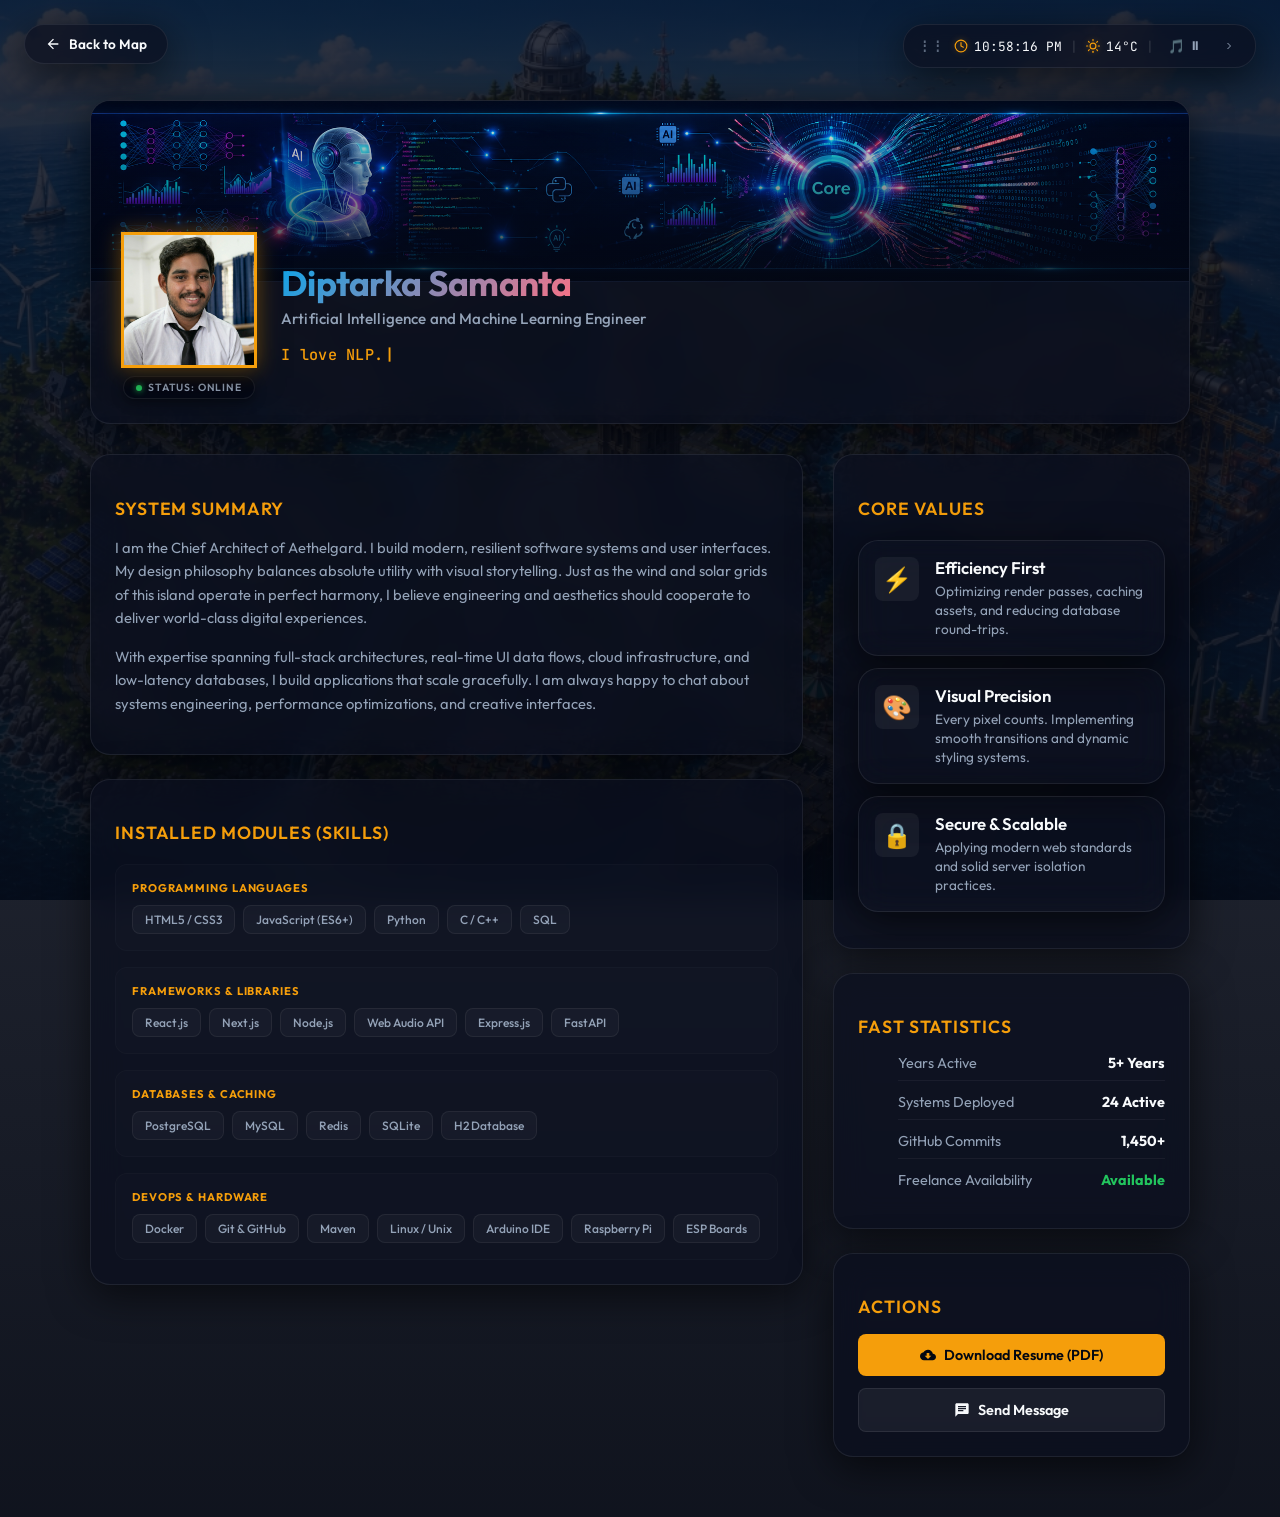
<file: home.html>
<!DOCTYPE html>
<html lang="en">
<head>
  <meta charset="UTF-8">
  <meta name="viewport" content="width=device-width, initial-scale=1.0">
  <title>Diptarka Samanta - About Me</title>
  <link rel="stylesheet" href="subpage.css">
  <style>
    /* Fluid Blob Profile Image with Morphing Animation */
    @keyframes morphBlob {
      0% { border-radius: 60% 40% 30% 70% / 60% 30% 70% 40%; }
      50% { border-radius: 30% 60% 70% 40% / 50% 60% 30% 60%; }
      100% { border-radius: 60% 40% 30% 70% / 60% 30% 70% 40%; }
    }

    .profile-header-card {
      position: relative;
      overflow: hidden;
      margin-bottom: 30px;
    }

    .banner-image {
      height: 180px;
      width: 100%;
      background: linear-gradient(to bottom, rgba(10, 15, 30, 0.05), rgba(3, 7, 18, 0.85)), 
                  url('images/banner.png') center/cover no-repeat;
      border-bottom: 1px solid rgba(255, 255, 255, 0.06);
    }

    .profile-meta-row {
      display: flex;
      gap: 24px;
      padding: 0 30px 24px 30px;
      margin-top: -50px;
      align-items: flex-end;
    }

    .fluid-img-container {
      width: 130px;
      height: 130px;
      position: relative;
      overflow: hidden;
      animation: morphBlob 8s ease-in-out infinite;
      border: 3px solid var(--accent-color);
      box-shadow: 0 0 20px var(--accent-glow), 0 10px 25px rgba(0,0,0,0.5);
      background: #0d1117;
      z-index: 10;
      flex-shrink: 0;
      transition: transform 0.3s ease;
    }

    .fluid-img-container:hover {
      transform: scale(1.05);
    }

    .fluid-img-container img {
      width: 100%;
      height: 100%;
      object-fit: cover;
    }

    .profile-text-col {
      flex-grow: 1;
      padding-bottom: 4px;
      min-width: 0;
    }

    .profile-name-title {
      font-size: 2.2rem;
      font-weight: 700;
      letter-spacing: -0.02em;
      background: linear-gradient(135deg, #0ea5e9, #fb7185);
      -webkit-background-clip: text;
      -webkit-text-fill-color: transparent;
      margin: 0;
      display: inline-block;
    }

    .profile-subtitle {
      font-size: 0.95rem;
      font-weight: 500;
      color: var(--text-secondary);
      margin-top: 4px;
      letter-spacing: 0.01em;
    }

    .profile-contact-grid {
      display: flex;
      flex-wrap: wrap;
      gap: 12px;
      margin-top: 14px;
      font-size: 0.8rem;
      color: var(--text-secondary);
    }

    .contact-item {
      display: flex;
      align-items: center;
      gap: 6px;
      background: rgba(255, 255, 255, 0.02);
      padding: 4px 10px;
      border-radius: 20px;
      border: 1px solid rgba(255,255,255,0.04);
    }

    .contact-icon {
      font-size: 0.85rem;
      color: var(--accent-color);
    }

    /* Skills section styling */
    .skill-group-card {
      background: rgba(255, 255, 255, 0.01);
      border: 1px solid rgba(255, 255, 255, 0.02);
      padding: 16px;
      border-radius: 12px;
    }

    .skill-group-title {
      font-size: 0.7rem;
      font-weight: 700;
      color: var(--accent-color);
      letter-spacing: 0.08em;
      text-transform: uppercase;
      margin-bottom: 10px;
    }

    .skill-tags {
      display: flex;
      flex-wrap: wrap;
      gap: 8px;
    }

    .skill-tag {
      background: rgba(255, 255, 255, 0.03);
      border: 1px solid rgba(255, 255, 255, 0.06);
      padding: 6px 12px;
      border-radius: 8px;
      font-size: 0.75rem;
      font-weight: 500;
      color: var(--text-secondary);
      transition: all 0.25s ease;
      cursor: default;
    }

    .skill-tag:hover {
      background: rgba(255, 255, 255, 0.05);
      border-color: var(--accent-color);
      color: var(--text-primary);
      box-shadow: 0 0 8px var(--accent-glow);
      transform: translateY(-1px);
    }

    .value-card {
      padding: 16px;
      margin-bottom: 12px;
      display: flex;
      gap: 16px;
      align-items: flex-start;
    }

    .value-icon {
      font-size: 1.5rem;
      background: rgba(255,255,255,0.05);
      width: 44px;
      height: 44px;
      border-radius: 8px;
      display: flex;
      justify-content: center;
      align-items: center;
      flex-shrink: 0;
    }

    .value-title {
      font-weight: 600;
      font-size: 1.05rem;
      color: var(--text-primary);
    }

    .value-desc {
      font-size: 0.85rem;
      color: var(--text-secondary);
      margin-top: 4px;
      line-height: 1.4;
    }

    @media (max-width: 768px) {
      .profile-meta-row {
        flex-direction: column;
        align-items: center;
        text-align: center;
        margin-top: -65px;
      }
      .profile-contact-grid {
        justify-content: center;
      }
    }
    @keyframes blink {
      from, to { color: transparent; }
      50% { color: var(--accent-color); }
    }
  </style>
</head>
<body class="accent-amber">

  <!-- UI Overlay for Toolbox -->
  <div class="ui-overlay">
    <div class="toolbox glass-panel collapsed" id="mainToolbox">
      <!-- Minimized Horizontal Info-Bar -->
      <div class="toolbox-minimized-content" id="toolboxMinimizedContent">
        <div class="drag-dots">⋮⋮</div>
        <div class="minimized-time">
          <svg class="icon-clock" viewBox="0 0 24 24" style="width:14px;height:14px;fill:none;stroke:currentColor;stroke-width:2;stroke-linecap:round;stroke-linejoin:round;"><circle cx="12" cy="12" r="10"></circle><polyline points="12 6 12 12 16 14"></polyline></svg>
          <span id="minimizedClock">00:00:00 AM</span>
        </div>
        <div class="minimized-divider">|</div>
        <div class="minimized-weather">
          <svg class="icon-weather" id="minimizedWeatherIcon" viewBox="0 0 24 24" style="width:14px;height:14px;fill:none;stroke:currentColor;stroke-width:2;stroke-linecap:round;stroke-linejoin:round;"><path d="M12 2v2M12 20v2M4.93 4.93l1.41 1.41M17.66 17.66l1.41 1.41M2 12h2M20 12h2M6.34 17.66l-1.41 1.41M19.07 4.93l-1.41 1.41"></path><circle cx="12" cy="12" r="4"></circle></svg>
          <span id="minimizedTemp">24°C</span>
        </div>
        <div class="minimized-divider">|</div>
        <div style="display: flex; align-items: center; gap: 4px; font-size: 0.8rem;">
          <span>🎵</span>
          <span id="musicMiniPlayState" class="mini-play-state" style="color: var(--text-secondary); font-family: var(--font-mono); font-weight: bold;">⏸</span>
        </div>
        <button class="toolbox-toggle-btn" id="expandBtn" onclick="toggleToolboxCollapse(event)" aria-label="Expand Toolbox">
          <svg viewBox="0 0 24 24" style="width:16px;height:16px;fill:none;stroke:currentColor;stroke-width:2;"><polyline points="15 18 9 12 15 6"></polyline></svg>
        </button>
      </div>

      <!-- Expanded Detailed Dashboard -->
      <div class="toolbox-expanded-content" id="toolboxExpandedContent">
        <!-- Header Row -->
        <div class="toolbox-header-row" id="toolboxDragHandle">
          <div class="header-left">
             <span class="drag-dots-icon">⋮⋮</span>
             <span class="header-title">CITY TOOLBOX</span>
          </div>
          <div class="header-right" onclick="event.stopPropagation()">
            <!-- Sound toggle button -->
            <button class="header-btn" id="soundToggle" onclick="toggleAmbientSound(event)" title="Toggle Sound">
              <svg id="soundIcon" viewBox="0 0 24 24" style="width:14px;height:14px;fill:currentColor;"><path d="M3.63 3.63L2.05 5.2l4.5 4.5H3v5h3.33L11 19.33V14.2l5.73 5.73c-.7.5-1.5.87-2.38 1.07v2.06c1.43-.3 2.73-.97 3.82-1.89l2.25 2.25 1.58-1.58L3.63 3.63zM9 14.17L6.83 12H5v1h4v1.17zM19 12c0-1.77-1.02-3.29-2.5-4.03v2.21l2.45 2.45c.03-.21.05-.42.05-.63zm1.96-3.87l-1.48 1.48c.33.73.52 1.54.52 2.39 0 2.25-1.28 4.2-3.17 5.16l1.49 1.49C20.52 16.92 22 14.64 22 12c0-1.45-.42-2.8-1.04-3.87zM11 4.67L8.83 6.84l1.58 1.58 1.58-1.58V4.67z"/></svg>
            </button>
            <!-- Auto/Manual toggle button -->
            <button class="header-btn mode-btn active" id="btn-mode-auto" onclick="toggleControlMode(event)" title="Toggle Control Mode">
              <svg class="icon-sparkles" viewBox="0 0 24 24" style="width:12px;height:12px;fill:none;stroke:currentColor;stroke-width:2;stroke-linecap:round;stroke-linejoin:round;"><path d="M12 2v2M12 20v2M4.93 4.93l1.41 1.41M17.66 17.66l1.41 1.41M2 12h2M20 12h2M6.34 17.66l-1.41 1.41M19.07 4.93l-1.41 1.41"></path></svg>
              <span id="controlModeText">Auto</span>
            </button>
            <!-- Collapse button -->
            <button class="header-btn" id="collapseBtn" onclick="toggleToolboxCollapse(event)" title="Collapse Toolbox">
              <svg viewBox="0 0 24 24" style="width:16px;height:16px;fill:none;stroke:currentColor;stroke-width:2;"><polyline points="9 18 15 12 9 6"></polyline></svg>
            </button>
          </div>
        </div>

        <!-- Row 1: Clock, Time and Date -->
        <div class="toolbox-row-clock">
          <div class="row-clock-left">
            <svg class="icon-clock" viewBox="0 0 24 24" style="width:14px;height:14px;fill:none;stroke:currentColor;stroke-width:2;stroke-linecap:round;stroke-linejoin:round;"><circle cx="12" cy="12" r="10"></circle><polyline points="12 6 12 12 16 14"></polyline></svg>
            <span class="clock-display" id="clock">00:00:00 AM</span>
          </div>
          <div class="row-clock-right" id="calendarDate">
            Loading Date...
          </div>
        </div>

        <!-- Row 2: Dropdown Selectors -->
        <div class="toolbox-row-selectors">
          <!-- Calendar selector -->
          <button class="selector-btn" id="selectorCalendar" onclick="toggleDropdown('calendar')">
            <div class="selector-btn-left">
              <svg class="icon-calendar" viewBox="0 0 24 24" style="width:14px;height:14px;fill:none;stroke:currentColor;stroke-width:2;stroke-linecap:round;stroke-linejoin:round;"><rect x="3" y="4" width="18" height="18" rx="2" ry="2"></rect><line x1="16" y1="2" x2="16" y2="6"></line><line x1="8" y1="2" x2="8" y2="6"></line><line x1="3" y1="10" x2="21" y2="10"></line></svg>
              <span>Calendar</span>
            </div>
            <svg class="chevron-icon" id="chevronCalendar" viewBox="0 0 24 24" style="width:14px;height:14px;fill:none;stroke:currentColor;stroke-width:2;"><polyline points="6 9 12 15 18 9"></polyline></svg>
          </button>
          <!-- Weather selector -->
          <button class="selector-btn" id="selectorWeather" onclick="toggleDropdown('weather')">
            <div class="selector-btn-left">
              <svg class="icon-weather-main" id="currentWeatherIcon" viewBox="0 0 24 24" style="width:14px;height:14px;fill:none;stroke:currentColor;stroke-width:2;stroke-linecap:round;stroke-linejoin:round;"><path d="M12 2v2M12 20v2M4.93 4.93l1.41 1.41M17.66 17.66l1.41 1.41M2 12h2M20 12h2M6.34 17.66l-1.41 1.41M19.07 4.93l-1.41 1.41"></path><circle cx="12" cy="12" r="4"></circle></svg>
              <span id="currentWeatherText">24°C</span>
            </div>
            <svg class="chevron-icon" id="chevronWeather" viewBox="0 0 24 24" style="width:14px;height:14px;fill:none;stroke:currentColor;stroke-width:2;"><polyline points="6 9 12 15 18 9"></polyline></svg>
          </button>
        </div>

        <!-- Soundtrack selector -->
        <div class="toolbox-row-music-selector" style="margin-top: 10px;">
          <button class="selector-btn selector-btn-full" id="selectorMusic" onclick="toggleDropdown('music')" style="width: 100%; display: flex; justify-content: space-between;">
            <div class="selector-btn-left">
              <svg class="icon-music" viewBox="0 0 24 24" style="width:14px;height:14px;fill:none;stroke:currentColor;stroke-width:2;stroke-linecap:round;stroke-linejoin:round;color:var(--accent-color);"><path d="M9 18V5l12-2v13"></path><circle cx="6" cy="18" r="3"></circle><circle cx="18" cy="16" r="3"></circle></svg>
              <span id="musicStatusText">Soundtrack: Heat Waves</span>
            </div>
            <div style="display: flex; align-items: center; gap: 8px;">
              <span class="mini-play-state" style="font-size: 0.65rem; color: var(--text-secondary);">⏸</span>
              <svg class="chevron-icon" id="chevronMusic" viewBox="0 0 24 24" style="width:14px;height:14px;fill:none;stroke:currentColor;stroke-width:2;"><polyline points="6 9 12 15 18 9"></polyline></svg>
            </div>
          </button>
        </div>

        <!-- Content Panel (Collapsible dropdown panels) -->
        <div class="toolbox-dropdown-panel" id="dropdownPanel" style="display: none;">
          <!-- Calendar Dropdown -->
          <div class="dropdown-content-item" id="contentCalendar" style="display: none;">
            <div class="calendar-header">
              <span class="calendar-month-year" id="calendarMonthYear">July 2026</span>
              <span class="calendar-today-label" onclick="goToToday()">Today</span>
            </div>
            <div class="calendar-weekdays">
              <span>S</span><span>M</span><span>T</span><span>W</span><span>T</span><span>F</span><span>S</span>
            </div>
            <div class="calendar-grid" id="calendarGrid">
              <!-- Populated dynamically via JS -->
            </div>
          </div>

          <!-- Weather Dropdown -->
          <div class="dropdown-content-item" id="contentWeather" style="display: none;">
            <div class="weather-header">
              <div class="weather-location">
                <svg class="icon-pin" viewBox="0 0 24 24" style="width:12px;height:12px;fill:none;stroke:currentColor;stroke-width:2;stroke-linecap:round;stroke-linejoin:round;"><path d="M21 10c0 7-9 13-9 13s-9-6-9-13a9 9 0 0 1 18 0z"></path><circle cx="12" cy="10" r="3"></circle></svg>
                <span id="weatherLocationName">Local Area</span>
              </div>
              <button class="gps-btn" id="gpsBtn" onclick="syncGPS(event)">
                <svg class="icon-sync" id="gpsIcon" viewBox="0 0 24 24" style="width:10px;height:10px;fill:none;stroke:currentColor;stroke-width:2;stroke-linecap:round;stroke-linejoin:round;"><path d="M21.5 2v6h-6M21.34 15.57a10 10 0 1 1-.57-8.38l5.67-5.67"></path></svg>
                <span>GPS</span>
              </button>
            </div>
            <div class="weather-subheader">WEATHER ATMOSPHERE</div>
            <div class="weather-grid">
              <button class="weather-btn active" id="weather-clear" onclick="setWeather('clear')">Clear</button>
              <button class="weather-btn" id="weather-rain" onclick="setWeather('rain')">Rain</button>
              <button class="weather-btn" id="weather-snow" onclick="setWeather('snow')">Snow</button>
              <button class="weather-btn" id="weather-thunderstorm" onclick="setWeather('thunderstorm')">Thunderstorm</button>
              <button class="weather-btn" id="weather-fog" onclick="setWeather('fog')">Fog</button>
              <button class="weather-btn" id="weather-cloudy" onclick="setWeather('cloudy')">Cloudy</button>
            </div>
          </div>

          <!-- Music Dropdown -->
          <div class="dropdown-content-item" id="contentMusic" style="display: none;">
            <div class="music-player-container">
              <!-- Song Details Cover Row -->
              <div class="music-cover-row">
                <div class="vinyl-container">
                  <div class="vinyl-record" id="vinylRecord">
                    <div class="vinyl-center"></div>
                  </div>
                </div>
                <div class="music-details">
                  <span class="music-title" id="musicTitle">Heat Waves</span>
                  <span class="music-artist" id="musicArtist">Glass Animals</span>
                  <div class="music-badge-row">
                    <span class="music-tag">Chiptune Synth</span>
                  </div>
                </div>
              </div>

              <!-- Animated Visualizer & Scrolling Lyrics -->
              <div class="music-visual-row">
                <div class="lyrics-container">
                  <div class="lyrics-text" id="lyricsText">"Sometimes all I think about is you..."</div>
                </div>
                <div class="audio-visualizer" id="visualizer">
                  <div class="bar"></div>
                  <div class="bar"></div>
                  <div class="bar"></div>
                  <div class="bar"></div>
                  <div class="bar"></div>
                  <div class="bar"></div>
                  <div class="bar"></div>
                  <div class="bar"></div>
                  <div class="bar"></div>
                  <div class="bar"></div>
                  <div class="bar"></div>
                  <div class="bar"></div>
                </div>
              </div>

              <!-- Playback Controls -->
              <div class="music-controls" style="display: flex; align-items: center; justify-content: center; gap: 10px; margin-bottom: 12px;">
                <!-- Save Button -->
                <button class="music-btn save-song-btn-circle" id="saveSongBtn" onclick="toggleSaveCurrentSong(event)" title="Save to Favorites">
                  <svg class="heart-icon" id="heartIcon" viewBox="0 0 24 24" style="width:14px;height:14px;fill:none;stroke:currentColor;stroke-width:2.5;transition: all 0.2s; pointer-events: none;">
                    <path d="M20.84 4.61a5.5 5.5 0 0 0-7.78 0L12 5.67l-1.06-1.06a5.5 5.5 0 0 0-7.78 7.78l1.06 1.06L12 21.23l7.78-7.78 1.06-1.06a5.5 5.5 0 0 0 0-7.78z"></path>
                  </svg>
                </button>

                <!-- Prev Button -->
                <button class="music-btn control-prev" onclick="playPrevSong()" title="Previous Song">
                  <svg viewBox="0 0 24 24" style="width:14px;height:14px;fill:currentColor;"><path d="M6 6h2v12H6zm3.5 6l8.5 6V6z"/></svg>
                </button>
                
                <!-- Play / Pause Button -->
                <button class="music-btn control-play" id="musicPlayBtn" onclick="toggleMusicPlayback()" title="Play / Pause">
                  <svg id="musicPlayIcon" viewBox="0 0 24 24" style="width:18px;height:18px;fill:currentColor;margin-left: 2px;"><path d="M8 5v14l11-7z"/></svg>
                </button>

                <!-- Next Button -->
                <button class="music-btn control-next" onclick="playNextSong()" title="Next Song">
                  <svg viewBox="0 0 24 24" style="width:14px;height:14px;fill:currentColor;"><path d="M6 18l8.5-6L6 6zm9-12h2v12h-2z"/></svg>
                </button>

                <!-- Download MP3 Button -->
                <button class="music-btn control-download" onclick="downloadCurrentSong()" title="Download MP3">
                  <svg viewBox="0 0 24 24" style="width:14px;height:14px;fill:none;stroke:currentColor;stroke-width:2.5;stroke-linecap:round;stroke-linejoin:round;"><path d="M21 15v4a2 2 0 0 1-2 2H5a2 2 0 0 1-2-2v-4"></path><polyline points="7 10 12 15 17 10"></polyline><line x1="12" y1="15" x2="12" y2="3"></line></svg>
                </button>
              </div>

              <!-- Quick List of Playlist Songs -->
              <div class="playlist-container">
                <div class="playlist-header">SOUNDTRACK PLAYLIST</div>
                <div class="playlist-list" id="playlistList">
                  <!-- Generated by JS -->
                </div>
              </div>
            </div>
          </div>
        </div>

        <!-- Bottom Row: Time of Day Indicator and Picker -->
        <div class="toolbox-row-bottom">
          <div class="bottom-left" id="currentTimeOfDayDisplay">
            <svg class="icon-timeofday" id="bottomTimeIcon" viewBox="0 0 24 24" style="width:14px;height:14px;fill:none;stroke:currentColor;stroke-width:2;stroke-linecap:round;stroke-linejoin:round;"><path d="M21 12.79A9 9 0 1 1 11.21 3 7 7 0 0 0 21 12.79z"></path></svg>
            <span id="bottomTimeText">Night</span>
          </div>
          <div class="bottom-right-pill">
            <button class="time-btn" id="btn-sunrise" onclick="selectTimeManual('sunrise')">Dawn</button>
            <button class="time-btn" id="btn-day" onclick="selectTimeManual('day')">Day</button>
            <button class="time-btn" id="btn-sunset" onclick="selectTimeManual('sunset')">Dusk</button>
            <button class="time-btn" id="btn-night" onclick="selectTimeManual('night')">Night</button>
          </div>
        </div>
      </div>
    </div>
  </div>

  <!-- Back button -->
  <a href="index.html" class="back-btn glass-panel">
    <svg viewBox="0 0 24 24">
      <path d="M20 11H7.83l5.59-5.59L12 4l-8 8 8 8 1.41-1.41L7.83 13H20v-2z"/>
    </svg>
    Back to Map
  </a>

  <div class="subpage-wrapper">
    <!-- Blended Profile Header Card (Idea 2) -->
    <div class="profile-header-card glass-panel">
      <!-- Top banner image (Map landscape sunset) -->
      <div class="banner-image"></div>
      
      <!-- Profile Info Row -->
      <div class="profile-meta-row" style="align-items: center;">
        <!-- Wrapper for Photo & Status Pill -->
        <div class="profile-photo-wrapper" style="display: flex; flex-direction: column; align-items: center; gap: 8px; flex-shrink: 0;">
          <!-- Morphing Blob Profile Image -->
          <div class="fluid-img-container" style="margin: 0;">
            <img src="images/Diptarka.png" alt="Diptarka Samanta">
          </div>
          <!-- Status Badge Capsule (matching screenshot capsule) -->
          <div class="status-pill" style="background: rgba(3,7,18,0.7); border: 1px solid rgba(255,255,255,0.08); padding: 4px 12px; border-radius: 20px; display: flex; align-items: center; gap: 6px; font-size: 0.65rem; font-weight: 600; letter-spacing: 0.08em; text-transform: uppercase; color: var(--text-secondary); box-shadow: 0 4px 12px rgba(0,0,0,0.4); backdrop-filter: blur(8px); pointer-events: none;">
            <span style="width: 6px; height: 6px; background: #22c55e; border-radius: 50%; display: inline-block; box-shadow: 0 0 6px #22c55e;"></span>
            STATUS: ONLINE
          </div>
        </div>
        
        <!-- Name, Role & Contact Grid -->
        <div class="profile-text-col">
          <h1 class="profile-name-title">Diptarka Samanta</h1>
          <div class="profile-subtitle">Artificial Intelligence and Machine Learning Engineer</div>
          
          <div class="typing-text-container" style="margin-top: 14px; font-family: var(--font-mono); font-size: 0.95rem; color: var(--accent-color); min-height: 24px; display: flex; align-items: center; font-weight: 500; letter-spacing: 0.02em;">
            <span>I love&nbsp;</span><span id="typing-text"></span><span class="typing-cursor" style="animation: blink 0.75s step-end infinite; font-weight: 700; margin-left: 2px;">|</span>
          </div>
        </div>
      </div>
    </div>

    <div class="content-grid">
      <!-- Left Column: Biography & Installed Modules (Skills) -->
      <div style="display: flex; flex-direction: column; gap: 24px;">
        <!-- System Summary Card -->
        <section class="glass-panel" style="padding: 24px;">
          <h3 style="font-size: 1.1rem; margin-bottom: 16px; font-weight: 600; text-transform: uppercase; letter-spacing: 0.05em; color: var(--accent-color);">System Summary</h3>
          <p style="font-size: 0.92rem; color: var(--text-secondary); line-height: 1.6; margin-bottom: 14px;">
            I am the Chief Architect of Aethelgard. I build modern, resilient software systems and user interfaces. My design philosophy balances absolute utility with visual storytelling. Just as the wind and solar grids of this island operate in perfect harmony, I believe engineering and aesthetics should cooperate to deliver world-class digital experiences.
          </p>
          <p style="font-size: 0.92rem; color: var(--text-secondary); line-height: 1.6;">
            With expertise spanning full-stack architectures, real-time UI data flows, cloud infrastructure, and low-latency databases, I build applications that scale gracefully. I am always happy to chat about systems engineering, performance optimizations, and creative interfaces.
          </p>
        </section>

        <!-- Installed Modules (Skills) Card -->
        <section class="glass-panel" style="padding: 24px;">
          <h3 style="font-size: 1.1rem; margin-bottom: 20px; font-weight: 600; text-transform: uppercase; letter-spacing: 0.05em; color: var(--accent-color);">Installed Modules (Skills)</h3>
          
          <div style="display: flex; flex-direction: column; gap: 16px;">
            <!-- Programming Languages -->
            <div class="skill-group-card">
              <div class="skill-group-title">Programming Languages</div>
              <div class="skill-tags">
                <span class="skill-tag">HTML5 / CSS3</span>
                <span class="skill-tag">JavaScript (ES6+)</span>
                <span class="skill-tag">Python</span>
                <span class="skill-tag">C / C++</span>
                <span class="skill-tag">SQL</span>
              </div>
            </div>

            <!-- Frameworks -->
            <div class="skill-group-card">
              <div class="skill-group-title">Frameworks & Libraries</div>
              <div class="skill-tags">
                <span class="skill-tag">React.js</span>
                <span class="skill-tag">Next.js</span>
                <span class="skill-tag">Node.js</span>
                <span class="skill-tag">Web Audio API</span>
                <span class="skill-tag">Express.js</span>
                <span class="skill-tag">FastAPI</span>
              </div>
            </div>

            <!-- Databases & Caching -->
            <div class="skill-group-card">
              <div class="skill-group-title">Databases & Caching</div>
              <div class="skill-tags">
                <span class="skill-tag">PostgreSQL</span>
                <span class="skill-tag">MySQL</span>
                <span class="skill-tag">Redis</span>
                <span class="skill-tag">SQLite</span>
                <span class="skill-tag">H2 Database</span>
              </div>
            </div>

            <!-- DevOps & Tools -->
            <div class="skill-group-card">
              <div class="skill-group-title">DevOps & Hardware</div>
              <div class="skill-tags">
                <span class="skill-tag">Docker</span>
                <span class="skill-tag">Git & GitHub</span>
                <span class="skill-tag">Maven</span>
                <span class="skill-tag">Linux / Unix</span>
                <span class="skill-tag">Arduino IDE</span>
                <span class="skill-tag">Raspberry Pi</span>
                <span class="skill-tag">ESP Boards</span>
              </div>
            </div>
          </div>
        </section>
      </div>

      <!-- Right Column: Values & Stats & Actions -->
      <aside style="display: flex; flex-direction: column; gap: 24px;">
        <!-- Core Values -->
        <div class="glass-panel" style="padding: 24px;">
          <h3 style="font-size: 1.1rem; margin-bottom: 20px; font-weight: 600; text-transform: uppercase; letter-spacing: 0.05em; color: var(--accent-color);">Core Values</h3>
          
          <div class="value-card glass-panel" style="background: rgba(255, 255, 255, 0.01);">
            <div class="value-icon">⚡</div>
            <div>
              <div class="value-title">Efficiency First</div>
              <div class="value-desc">Optimizing render passes, caching assets, and reducing database round-trips.</div>
            </div>
          </div>

          <div class="value-card glass-panel" style="background: rgba(255, 255, 255, 0.01);">
            <div class="value-icon">🎨</div>
            <div>
              <div class="value-title">Visual Precision</div>
              <div class="value-desc">Every pixel counts. Implementing smooth transitions and dynamic styling systems.</div>
            </div>
          </div>

          <div class="value-card glass-panel" style="background: rgba(255, 255, 255, 0.01);">
            <div class="value-icon">🔒</div>
            <div>
              <div class="value-title">Secure & Scalable</div>
              <div class="value-desc">Applying modern web standards and solid server isolation practices.</div>
            </div>
          </div>
        </div>

        <!-- Fast Stats -->
        <div class="glass-panel" style="padding: 24px;">
          <h3 style="font-size: 1.1rem; margin-bottom: 16px; font-weight: 600; text-transform: uppercase; letter-spacing: 0.05em; color: var(--accent-color);">Fast Statistics</h3>
          <ul style="list-style: none; display: flex; flex-direction: column; gap: 12px; font-size: 0.9rem; color: var(--text-secondary);">
            <li style="display: flex; justify-content: space-between; border-bottom: 1px solid rgba(255,255,255,0.05); padding-bottom: 8px;">
              <span>Years Active</span>
              <strong style="color: var(--text-primary);">5+ Years</strong>
            </li>
            <li style="display: flex; justify-content: space-between; border-bottom: 1px solid rgba(255,255,255,0.05); padding-bottom: 8px;">
              <span>Systems Deployed</span>
              <strong style="color: var(--text-primary);">24 Active</strong>
            </li>
            <li style="display: flex; justify-content: space-between; border-bottom: 1px solid rgba(255,255,255,0.05); padding-bottom: 8px;">
              <span>GitHub Commits</span>
              <strong style="color: var(--text-primary);">1,450+</strong>
            </li>
            <li style="display: flex; justify-content: space-between;">
              <span>Freelance Availability</span>
              <strong style="color: #22c55e;">Available</strong>
            </li>
          </ul>
        </div>

        <!-- Actions -->
        <div class="glass-panel" style="padding: 24px; display: flex; flex-direction: column; gap: 12px;">
          <h3 style="font-size: 1.1rem; margin-bottom: 4px; font-weight: 600; text-transform: uppercase; letter-spacing: 0.05em; color: var(--accent-color);">Actions</h3>
          <a href="#" class="submit-btn" style="text-decoration: none; display: flex; justify-content: center; align-items: center; gap: 8px; padding: 12px;" onclick="alert('Resume file download will be available when provided!')">
            <svg style="width: 16px; height: 16px; fill: currentColor;" viewBox="0 0 24 24"><path d="M19.35 10.04C18.67 6.59 15.64 4 12 4 9.11 4 6.6 5.64 5.35 8.04 2.34 8.36 0 10.91 0 14c0 3.31 2.69 6 6 6h13c2.76 0 5-2.24 5-5 0-2.64-2.05-4.78-4.65-4.96zM17 13l-5 5-5-5h3V9h4v4h3z"/></svg>
            Download Resume (PDF)
          </a>
          <a href="social_market.html" class="submit-btn" style="background: rgba(255,255,255,0.06); border: 1px solid rgba(255,255,255,0.08); color: var(--text-primary); text-decoration: none; display: flex; justify-content: center; align-items: center; gap: 8px; padding: 12px;">
            <svg style="width: 16px; height: 16px; fill: currentColor;" viewBox="0 0 24 24"><path d="M20 2H4c-1.1 0-1.99.9-1.99 2L2 22l4-4h14c1.1 0 2-.9 2-2V4c0-1.1-.9-2-2-2zM6 9h12v2H6V9zm8 5H6v-2h8v2zm4-6H6V6h12v2z"/></svg>
            Send Message
          </a>
        </div>
      </aside>
    </div>
  </div>

  <script>
    const textPhrases = [
      "NLP.",
      "Machine Learning.",
      "DBMS."
    ];
    let phraseIdx = 0;
    let charIdx = 0;
    let isDeleting = false;
    const typingSpeed = 120;
    const deletingSpeed = 60;
    const delayBetweenPhrases = 2000;

    function typeEffect() {
      const currentPhrase = textPhrases[phraseIdx];
      const typingElement = document.getElementById('typing-text');
      if (!typingElement) return;

      if (isDeleting) {
        typingElement.textContent = currentPhrase.substring(0, charIdx - 1);
        charIdx--;
      } else {
        typingElement.textContent = currentPhrase.substring(0, charIdx + 1);
        charIdx++;
      }

      if (!isDeleting && charIdx === currentPhrase.length) {
        isDeleting = true;
        setTimeout(typeEffect, delayBetweenPhrases);
      } else if (isDeleting && charIdx === 0) {
        isDeleting = false;
        phraseIdx = (phraseIdx + 1) % textPhrases.length;
        setTimeout(typeEffect, 500);
      } else {
        setTimeout(typeEffect, isDeleting ? deletingSpeed : typingSpeed);
      }
    }

    document.addEventListener("DOMContentLoaded", () => {
      setTimeout(typeEffect, 1000);
    });
  </script>
  <script src="toolbox.js?v=2.2.0"></script>
</body>
</html>
</file>
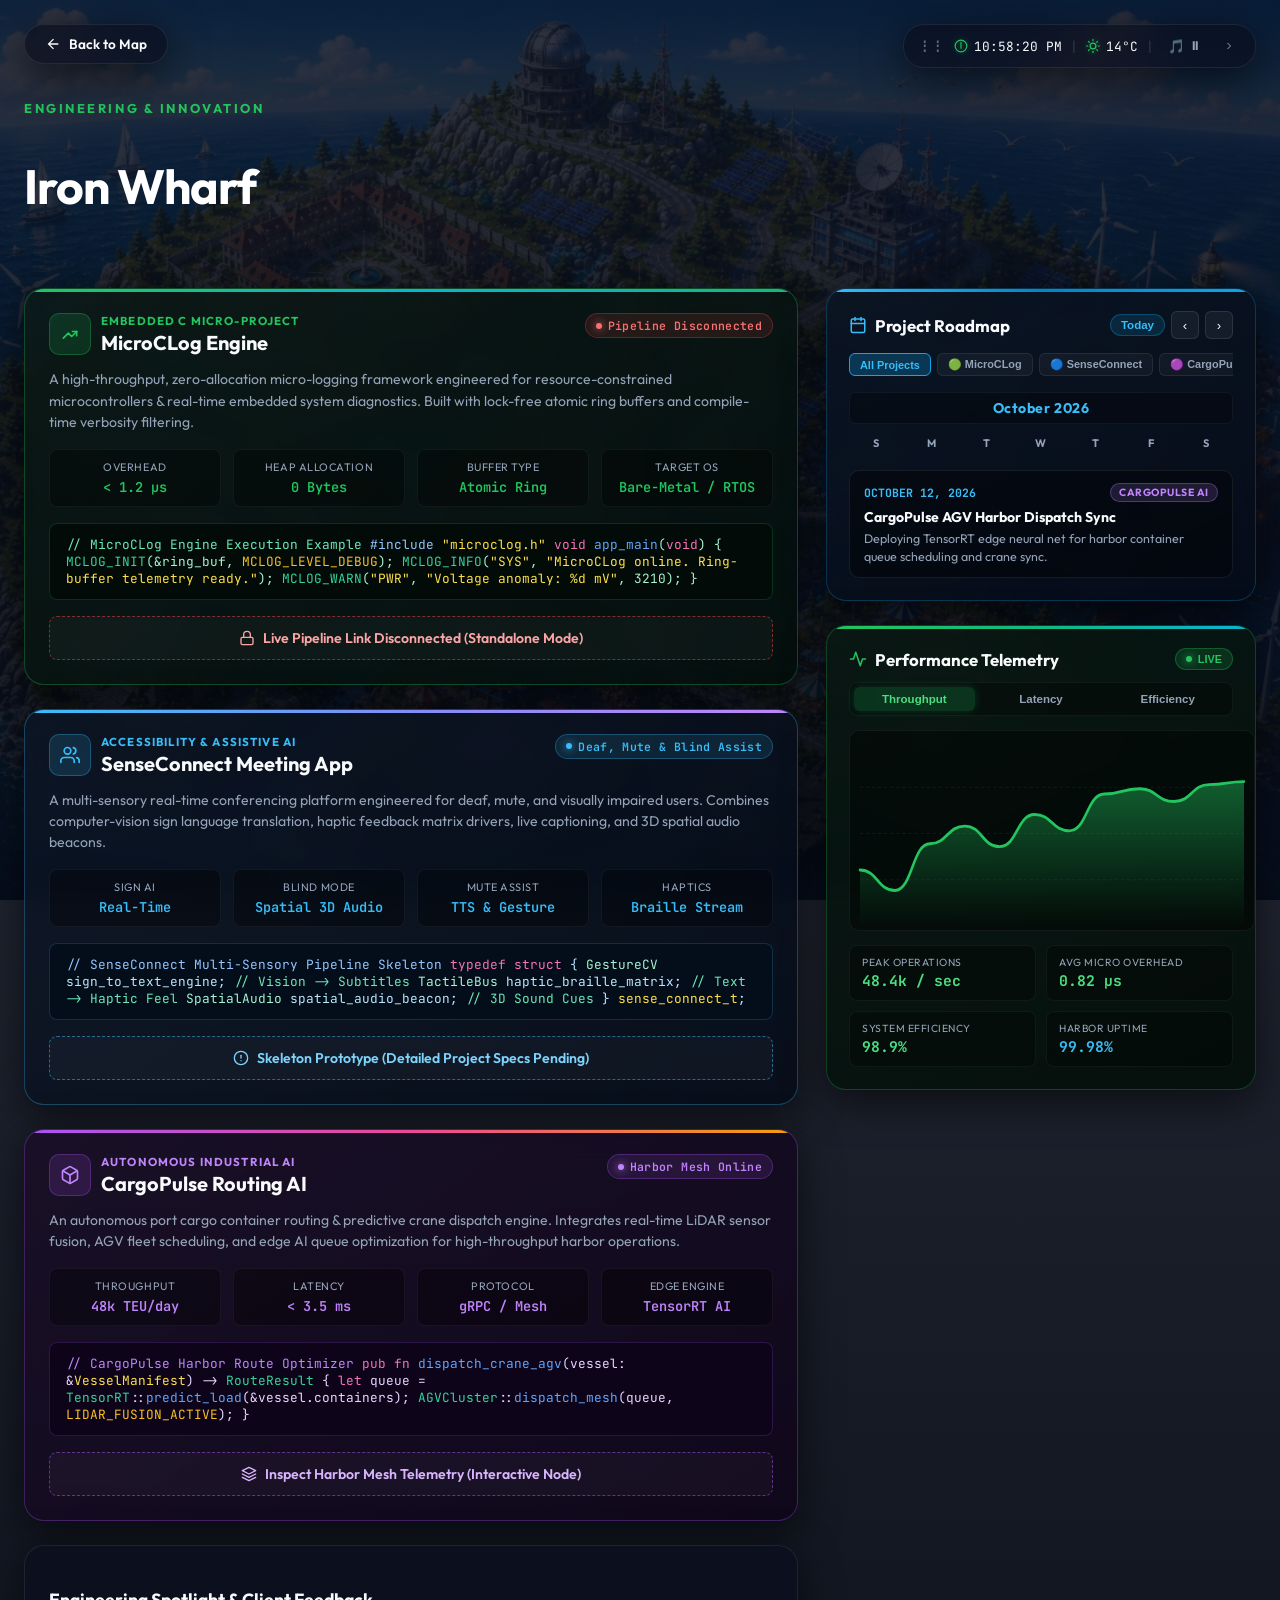
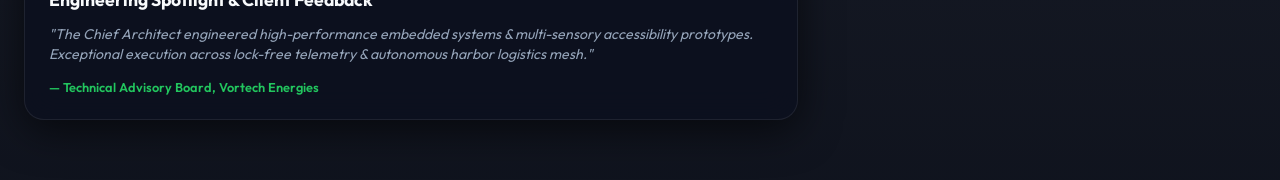
<file: industry_port.html>
<!DOCTYPE html>
<html lang="en">
<head>
  <meta charset="UTF-8">
  <meta name="viewport" content="width=device-width, initial-scale=1.0">
  <title>Iron Wharf - Services & Pricing</title>
  <link rel="stylesheet" href="subpage.css">
  <style>
    .subpage-wrapper {
      max-width: 1400px !important;
    }

    .industry-dashboard-layout {
      display: grid;
      grid-template-columns: 1fr 430px;
      gap: 28px;
      align-items: start;
    }

    @media (max-width: 1180px) {
      .industry-dashboard-layout {
        grid-template-columns: 1fr;
      }
      .industry-right-sidebar {
        position: static !important;
      }
    }

    .projects-stacked-grid {
      display: flex;
      flex-direction: column;
      gap: 24px;
    }

    .industry-right-sidebar {
      display: flex;
      flex-direction: column;
      gap: 24px;
      position: sticky;
      top: 90px;
    }

    /* MicroCLog Box Styles */
    .microclog-card {
      padding: 24px;
      border: 1px solid rgba(34, 197, 94, 0.3);
      background: linear-gradient(145deg, rgba(10, 25, 20, 0.75), rgba(3, 15, 12, 0.85));
      position: relative;
      overflow: hidden;
      display: flex;
      flex-direction: column;
      justify-content: space-between;
    }
    .microclog-card::before {
      content: '';
      position: absolute;
      top: 0; left: 0; right: 0;
      height: 3px;
      background: linear-gradient(90deg, #22c55e, #06b6d4, #10b981);
    }
    .microclog-header {
      display: flex;
      justify-content: space-between;
      align-items: flex-start;
      gap: 12px;
      margin-bottom: 14px;
      flex-wrap: wrap;
    }
    .microclog-title-group {
      display: flex;
      align-items: center;
      gap: 10px;
    }
    .microclog-icon-box {
      width: 40px;
      height: 40px;
      border-radius: 10px;
      background: rgba(34, 197, 94, 0.15);
      border: 1px solid rgba(34, 197, 94, 0.3);
      display: flex;
      align-items: center;
      justify-content: center;
      color: #22c55e;
    }
    .microclog-badge-disconnected {
      display: inline-flex;
      align-items: center;
      gap: 6px;
      background: rgba(239, 68, 68, 0.12);
      border: 1px solid rgba(239, 68, 68, 0.3);
      color: #f87171;
      font-family: var(--font-mono);
      font-size: 0.72rem;
      padding: 4px 10px;
      border-radius: 20px;
      font-weight: 600;
      letter-spacing: 0.03em;
    }
    .microclog-status-dot {
      width: 6px;
      height: 6px;
      border-radius: 50%;
      background: #f87171;
      box-shadow: 0 0 8px #f87171;
      animation: pulseDot 2s infinite;
    }
    @keyframes pulseDot {
      0%, 100% { opacity: 1; }
      50% { opacity: 0.3; }
    }
    .microclog-spec-grid {
      display: grid;
      grid-template-columns: repeat(4, 1fr);
      gap: 12px;
      margin: 16px 0;
    }
    .microclog-spec-item {
      background: rgba(0, 0, 0, 0.35);
      border: 1px solid rgba(255, 255, 255, 0.05);
      padding: 10px;
      border-radius: 8px;
      text-align: center;
    }
    .microclog-spec-label {
      font-size: 0.68rem;
      color: var(--text-secondary);
      text-transform: uppercase;
      letter-spacing: 0.05em;
      margin-bottom: 4px;
    }
    .microclog-spec-val {
      font-family: var(--font-mono);
      font-size: 0.85rem;
      color: #22c55e;
      font-weight: 600;
    }
    .microclog-code-block {
      background: #020b08;
      border: 1px solid rgba(34, 197, 94, 0.2);
      border-radius: 8px;
      padding: 12px 16px;
      font-family: var(--font-mono);
      font-size: 0.8rem;
      color: #a7f3d0;
      overflow-x: auto;
      margin-bottom: 16px;
    }
    .microclog-action-btn {
      width: 100%;
      background: rgba(255, 255, 255, 0.03);
      border: 1px dashed rgba(239, 68, 68, 0.5);
      color: #fca5a5;
      font-family: var(--font-sans);
      font-weight: 600;
      font-size: 0.88rem;
      padding: 12px;
      border-radius: 8px;
      cursor: pointer;
      display: flex;
      align-items: center;
      justify-content: center;
      gap: 8px;
      transition: all 0.2s;
    }
    .microclog-action-btn:hover {
      background: rgba(239, 68, 68, 0.1);
      border-color: #f87171;
    }

    /* AccessMeet Box Styles */
    .accessmeet-card {
      padding: 24px;
      border: 1px solid rgba(56, 189, 248, 0.3);
      background: linear-gradient(145deg, rgba(12, 22, 38, 0.75), rgba(5, 12, 24, 0.85));
      position: relative;
      overflow: hidden;
      display: flex;
      flex-direction: column;
      justify-content: space-between;
    }
    .accessmeet-card::before {
      content: '';
      position: absolute;
      top: 0; left: 0; right: 0;
      height: 3px;
      background: linear-gradient(90deg, #38bdf8, #818cf8, #c084fc);
    }
    .accessmeet-header {
      display: flex;
      justify-content: space-between;
      align-items: flex-start;
      gap: 12px;
      margin-bottom: 14px;
      flex-wrap: wrap;
    }
    .accessmeet-title-group {
      display: flex;
      align-items: center;
      gap: 10px;
    }
    .accessmeet-icon-box {
      width: 40px;
      height: 40px;
      border-radius: 10px;
      background: rgba(56, 189, 248, 0.15);
      border: 1px solid rgba(56, 189, 248, 0.3);
      display: flex;
      align-items: center;
      justify-content: center;
      color: #38bdf8;
    }
    .accessmeet-badge-skeleton {
      display: inline-flex;
      align-items: center;
      gap: 6px;
      background: rgba(56, 189, 248, 0.12);
      border: 1px solid rgba(56, 189, 248, 0.3);
      color: #38bdf8;
      font-family: var(--font-mono);
      font-size: 0.72rem;
      padding: 4px 10px;
      border-radius: 20px;
      font-weight: 600;
      letter-spacing: 0.03em;
    }
    .accessmeet-status-dot {
      width: 6px;
      height: 6px;
      border-radius: 50%;
      background: #38bdf8;
      box-shadow: 0 0 8px #38bdf8;
      animation: pulseDotCyan 2s infinite;
    }
    @keyframes pulseDotCyan {
      0%, 100% { opacity: 1; }
      50% { opacity: 0.3; }
    }
    .accessmeet-spec-grid {
      display: grid;
      grid-template-columns: repeat(4, 1fr);
      gap: 12px;
      margin: 16px 0;
    }
    .accessmeet-spec-item {
      background: rgba(0, 0, 0, 0.35);
      border: 1px solid rgba(255, 255, 255, 0.05);
      padding: 10px;
      border-radius: 8px;
      text-align: center;
    }
    .accessmeet-spec-label {
      font-size: 0.68rem;
      color: var(--text-secondary);
      text-transform: uppercase;
      letter-spacing: 0.05em;
      margin-bottom: 4px;
    }
    .accessmeet-spec-val {
      font-family: var(--font-mono);
      font-size: 0.85rem;
      color: #38bdf8;
      font-weight: 600;
    }
    .accessmeet-code-block {
      background: #040d1a;
      border: 1px solid rgba(56, 189, 248, 0.2);
      border-radius: 8px;
      padding: 12px 16px;
      font-family: var(--font-mono);
      font-size: 0.8rem;
      color: #bae6fd;
      overflow-x: auto;
      margin-bottom: 16px;
    }
    .accessmeet-action-btn {
      width: 100%;
      background: rgba(255, 255, 255, 0.03);
      border: 1px dashed rgba(56, 189, 248, 0.5);
      color: #7dd3fc;
      font-family: var(--font-sans);
      font-weight: 600;
      font-size: 0.88rem;
      padding: 12px;
      border-radius: 8px;
      cursor: pointer;
      display: flex;
      align-items: center;
      justify-content: center;
      gap: 8px;
      transition: all 0.2s;
    }
    .accessmeet-action-btn:hover {
      background: rgba(56, 189, 248, 0.1);
      border-color: #38bdf8;
    }

    /* CargoPulse Box Styles */
    .cargopulse-card {
      padding: 24px;
      border: 1px solid rgba(168, 85, 247, 0.3);
      background: linear-gradient(145deg, rgba(25, 12, 38, 0.75), rgba(15, 5, 25, 0.85));
      position: relative;
      overflow: hidden;
      display: flex;
      flex-direction: column;
      justify-content: space-between;
    }
    .cargopulse-card::before {
      content: '';
      position: absolute;
      top: 0; left: 0; right: 0;
      height: 3px;
      background: linear-gradient(90deg, #a855f7, #ec4899, #f59e0b);
    }
    .cargopulse-header {
      display: flex;
      justify-content: space-between;
      align-items: flex-start;
      gap: 12px;
      margin-bottom: 14px;
      flex-wrap: wrap;
    }
    .cargopulse-title-group {
      display: flex;
      align-items: center;
      gap: 10px;
    }
    .cargopulse-icon-box {
      width: 40px;
      height: 40px;
      border-radius: 10px;
      background: rgba(168, 85, 247, 0.15);
      border: 1px solid rgba(168, 85, 247, 0.3);
      display: flex;
      align-items: center;
      justify-content: center;
      color: #c084fc;
    }
    .cargopulse-badge-active {
      display: inline-flex;
      align-items: center;
      gap: 6px;
      background: rgba(168, 85, 247, 0.12);
      border: 1px solid rgba(168, 85, 247, 0.3);
      color: #c084fc;
      font-family: var(--font-mono);
      font-size: 0.72rem;
      padding: 4px 10px;
      border-radius: 20px;
      font-weight: 600;
      letter-spacing: 0.03em;
    }
    .cargopulse-status-dot {
      width: 6px;
      height: 6px;
      border-radius: 50%;
      background: #c084fc;
      box-shadow: 0 0 8px #c084fc;
      animation: pulseDotPurple 2s infinite;
    }
    @keyframes pulseDotPurple {
      0%, 100% { opacity: 1; }
      50% { opacity: 0.3; }
    }
    .cargopulse-spec-grid {
      display: grid;
      grid-template-columns: repeat(4, 1fr);
      gap: 12px;
      margin: 16px 0;
    }
    .cargopulse-spec-item {
      background: rgba(0, 0, 0, 0.35);
      border: 1px solid rgba(255, 255, 255, 0.05);
      padding: 10px;
      border-radius: 8px;
      text-align: center;
    }
    .cargopulse-spec-label {
      font-size: 0.68rem;
      color: var(--text-secondary);
      text-transform: uppercase;
      letter-spacing: 0.05em;
      margin-bottom: 4px;
    }
    .cargopulse-spec-val {
      font-family: var(--font-mono);
      font-size: 0.85rem;
      color: #c084fc;
      font-weight: 600;
    }
    .cargopulse-code-block {
      background: #0d041a;
      border: 1px solid rgba(168, 85, 247, 0.2);
      border-radius: 8px;
      padding: 12px 16px;
      font-family: var(--font-mono);
      font-size: 0.8rem;
      color: #e9d5ff;
      overflow-x: auto;
      margin-bottom: 16px;
    }
    .cargopulse-action-btn {
      width: 100%;
      background: rgba(255, 255, 255, 0.03);
      border: 1px dashed rgba(168, 85, 247, 0.5);
      color: #d8b4fe;
      font-family: var(--font-sans);
      font-weight: 600;
      font-size: 0.88rem;
      padding: 12px;
      border-radius: 8px;
      cursor: pointer;
      display: flex;
      align-items: center;
      justify-content: center;
      gap: 8px;
      transition: all 0.2s;
    }
    .cargopulse-action-btn:hover {
      background: rgba(168, 85, 247, 0.1);
      border-color: #c084fc;
    }

    @media (max-width: 768px) {
      .microclog-spec-grid, .accessmeet-spec-grid, .cargopulse-spec-grid {
        grid-template-columns: repeat(2, 1fr) !important;
      }
    }

    /* --- SIDEBAR WIDGET 1: PROJECT MILESTONE CALENDAR --- */
    .project-calendar-card {
      padding: 22px;
      border: 1px solid rgba(14, 165, 233, 0.25);
      background: linear-gradient(155deg, rgba(10, 20, 35, 0.85), rgba(5, 12, 25, 0.92));
      position: relative;
      overflow: hidden;
    }
    .project-calendar-card::before {
      content: '';
      position: absolute;
      top: 0; left: 0; right: 0;
      height: 3px;
      background: linear-gradient(90deg, #38bdf8, #0284c7, #0ea5e9);
    }
    .cal-card-header {
      display: flex;
      align-items: center;
      justify-content: space-between;
      margin-bottom: 14px;
    }
    .cal-card-title {
      display: flex;
      align-items: center;
      gap: 8px;
      font-size: 1.05rem;
      font-weight: 700;
      color: #f8fafc;
    }
    .cal-card-title svg {
      color: #38bdf8;
    }
    .cal-nav-group {
      display: flex;
      align-items: center;
      gap: 6px;
    }
    .cal-nav-btn {
      background: rgba(255, 255, 255, 0.05);
      border: 1px solid rgba(255, 255, 255, 0.1);
      color: var(--text-primary);
      width: 28px;
      height: 28px;
      border-radius: 6px;
      display: flex;
      align-items: center;
      justify-content: center;
      cursor: pointer;
      transition: all 0.2s;
    }
    .cal-nav-btn:hover {
      background: rgba(14, 165, 233, 0.2);
      border-color: #0ea5e9;
      color: #38bdf8;
    }
    .cal-today-btn {
      font-size: 0.72rem;
      font-weight: 600;
      padding: 4px 10px;
      border-radius: 12px;
      background: rgba(14, 165, 233, 0.15);
      border: 1px solid rgba(14, 165, 233, 0.3);
      color: #38bdf8;
      cursor: pointer;
      transition: all 0.2s;
    }
    .cal-today-btn:hover {
      background: rgba(14, 165, 233, 0.35);
      color: #fff;
    }
    .cal-filter-tabs {
      display: flex;
      gap: 6px;
      margin-bottom: 12px;
      overflow-x: auto;
      padding-bottom: 4px;
    }
    .cal-filter-tab {
      font-size: 0.68rem;
      font-weight: 600;
      padding: 4px 10px;
      border-radius: 6px;
      background: rgba(255, 255, 255, 0.04);
      border: 1px solid rgba(255, 255, 255, 0.08);
      color: var(--text-secondary);
      cursor: pointer;
      white-space: nowrap;
      transition: all 0.2s;
    }
    .cal-filter-tab.active {
      background: rgba(14, 165, 233, 0.25);
      border-color: #0ea5e9;
      color: #38bdf8;
    }
    .cal-month-display {
      font-size: 0.88rem;
      font-weight: 700;
      color: #38bdf8;
      letter-spacing: 0.04em;
      margin-bottom: 12px;
      text-align: center;
      background: rgba(0, 0, 0, 0.3);
      padding: 6px 12px;
      border-radius: 6px;
      border: 1px solid rgba(255, 255, 255, 0.05);
    }
    .cal-week-header {
      display: grid;
      grid-template-columns: repeat(7, 1fr);
      text-align: center;
      font-size: 0.68rem;
      font-weight: 700;
      color: var(--text-secondary);
      margin-bottom: 6px;
    }
    .cal-grid-days {
      display: grid;
      grid-template-columns: repeat(7, 1fr);
      gap: 4px;
    }
    .cal-day-cell {
      height: 38px;
      border-radius: 8px;
      background: rgba(0, 0, 0, 0.25);
      border: 1px solid rgba(255, 255, 255, 0.04);
      display: flex;
      flex-direction: column;
      align-items: center;
      justify-content: center;
      font-size: 0.78rem;
      font-weight: 500;
      color: var(--text-secondary);
      cursor: pointer;
      position: relative;
      transition: all 0.2s;
    }
    .cal-day-cell:hover {
      background: rgba(255, 255, 255, 0.08);
      border-color: rgba(255, 255, 255, 0.2);
      color: #fff;
    }
    .cal-day-cell.other-month {
      opacity: 0.3;
    }
    .cal-day-cell.today {
      border-color: #38bdf8;
      box-shadow: 0 0 10px rgba(56, 189, 248, 0.3);
      color: #38bdf8;
      font-weight: 700;
    }
    .cal-day-cell.selected {
      background: rgba(14, 165, 233, 0.25) !important;
      border-color: #0ea5e9 !important;
      color: #fff !important;
      font-weight: 700;
    }
    .cal-event-dots {
      display: flex;
      gap: 3px;
      margin-top: 2px;
    }
    .cal-dot {
      width: 5px;
      height: 5px;
      border-radius: 50%;
    }
    .cal-dot.microclog { background: #22c55e; box-shadow: 0 0 5px #22c55e; }
    .cal-dot.senseconnect { background: #38bdf8; box-shadow: 0 0 5px #38bdf8; }
    .cal-dot.cargopulse { background: #c084fc; box-shadow: 0 0 5px #c084fc; }
    .cal-dot.system { background: #f59e0b; box-shadow: 0 0 5px #f59e0b; }

    /* Milestone details inspector panel */
    .cal-inspector-panel {
      margin-top: 14px;
      background: rgba(0, 0, 0, 0.4);
      border: 1px solid rgba(255, 255, 255, 0.08);
      border-radius: 10px;
      padding: 12px 14px;
    }
    .cal-inspector-header {
      display: flex;
      justify-content: space-between;
      align-items: center;
      margin-bottom: 6px;
    }
    .cal-inspector-date {
      font-size: 0.72rem;
      font-weight: 700;
      color: #38bdf8;
      font-family: var(--font-mono);
    }
    .cal-inspector-tag {
      font-size: 0.65rem;
      font-weight: 700;
      padding: 2px 8px;
      border-radius: 10px;
      text-transform: uppercase;
      letter-spacing: 0.05em;
    }
    .cal-tag-microclog { background: rgba(34, 197, 94, 0.15); color: #22c55e; border: 1px solid rgba(34, 197, 94, 0.3); }
    .cal-tag-senseconnect { background: rgba(56, 189, 248, 0.15); color: #38bdf8; border: 1px solid rgba(56, 189, 248, 0.3); }
    .cal-tag-cargopulse { background: rgba(192, 132, 252, 0.15); color: #c084fc; border: 1px solid rgba(192, 132, 252, 0.3); }
    .cal-tag-system { background: rgba(245, 158, 11, 0.15); color: #f59e0b; border: 1px solid rgba(245, 158, 11, 0.3); }

    .cal-inspector-title {
      font-size: 0.88rem;
      font-weight: 700;
      color: #f8fafc;
      margin-bottom: 4px;
    }
    .cal-inspector-desc {
      font-size: 0.78rem;
      color: var(--text-secondary);
      line-height: 1.4;
    }

    /* --- SIDEBAR WIDGET 2: PERFORMANCE TELEMETRY GRAPH --- */
    .perf-graph-card {
      padding: 22px;
      border: 1px solid rgba(34, 197, 94, 0.25);
      background: linear-gradient(155deg, rgba(8, 24, 18, 0.85), rgba(4, 15, 10, 0.92));
      position: relative;
      overflow: hidden;
    }
    .perf-graph-card::before {
      content: '';
      position: absolute;
      top: 0; left: 0; right: 0;
      height: 3px;
      background: linear-gradient(90deg, #22c55e, #10b981, #06b6d4);
    }
    .perf-card-header {
      display: flex;
      align-items: center;
      justify-content: space-between;
      margin-bottom: 12px;
    }
    .perf-card-title {
      display: flex;
      align-items: center;
      gap: 8px;
      font-size: 1.05rem;
      font-weight: 700;
      color: #f8fafc;
    }
    .perf-card-title svg {
      color: #22c55e;
    }
    .perf-live-badge {
      display: flex;
      align-items: center;
      gap: 6px;
      font-size: 0.68rem;
      font-weight: 700;
      padding: 4px 10px;
      border-radius: 20px;
      background: rgba(34, 197, 94, 0.15);
      border: 1px solid rgba(34, 197, 94, 0.3);
      color: #22c55e;
      cursor: pointer;
      transition: all 0.2s;
    }
    .perf-live-badge:hover {
      background: rgba(34, 197, 94, 0.25);
    }
    .perf-live-dot {
      width: 6px;
      height: 6px;
      border-radius: 50%;
      background: #22c55e;
      box-shadow: 0 0 8px #22c55e;
      animation: pulseDot 1.5s infinite;
    }
    .perf-metric-tabs {
      display: flex;
      gap: 6px;
      margin-bottom: 14px;
      background: rgba(0, 0, 0, 0.3);
      padding: 4px;
      border-radius: 8px;
      border: 1px solid rgba(255, 255, 255, 0.05);
    }
    .perf-metric-tab {
      flex: 1;
      text-align: center;
      padding: 6px 4px;
      font-size: 0.72rem;
      font-weight: 600;
      color: var(--text-secondary);
      border-radius: 6px;
      cursor: pointer;
      transition: all 0.2s;
      border: none;
      background: transparent;
    }
    .perf-metric-tab.active {
      background: rgba(34, 197, 94, 0.2);
      color: #4ade80;
      box-shadow: 0 0 10px rgba(34, 197, 94, 0.2);
    }

    /* SVG Chart Container */
    .perf-chart-box {
      position: relative;
      width: 100%;
      height: 185px;
      background: rgba(0, 0, 0, 0.4);
      border: 1px solid rgba(255, 255, 255, 0.06);
      border-radius: 10px;
      padding: 10px 10px 4px 10px;
      overflow: hidden;
    }
    .perf-svg-canvas {
      width: 100%;
      height: 100%;
      overflow: visible;
    }
    .perf-chart-tooltip {
      position: absolute;
      top: 12px;
      right: 12px;
      background: rgba(10, 25, 20, 0.95);
      border: 1px solid #22c55e;
      padding: 6px 10px;
      border-radius: 6px;
      font-family: var(--font-mono);
      font-size: 0.75rem;
      color: #a7f3d0;
      pointer-events: none;
      box-shadow: 0 4px 12px rgba(0,0,0,0.5);
      display: flex;
      flex-direction: column;
      gap: 2px;
      z-index: 10;
    }
    .perf-kpi-grid {
      display: grid;
      grid-template-columns: repeat(2, 1fr);
      gap: 10px;
      margin-top: 14px;
    }
    .perf-kpi-card {
      background: rgba(0, 0, 0, 0.3);
      border: 1px solid rgba(255, 255, 255, 0.05);
      border-radius: 8px;
      padding: 10px 12px;
    }
    .perf-kpi-label {
      font-size: 0.65rem;
      color: var(--text-secondary);
      text-transform: uppercase;
      letter-spacing: 0.05em;
      margin-bottom: 2px;
    }
    .perf-kpi-val {
      font-family: var(--font-mono);
      font-size: 0.92rem;
      font-weight: 700;
      color: #4ade80;
    }
  </style>
</head>
<body class="accent-green">

  <!-- UI Overlay for Toolbox -->
  <div class="ui-overlay">
    <div class="toolbox glass-panel collapsed" id="mainToolbox">
      <!-- Minimized Horizontal Info-Bar -->
      <div class="toolbox-minimized-content" id="toolboxMinimizedContent">
        <div class="drag-dots">⋮⋮</div>
        <div class="minimized-time">
          <svg class="icon-clock" viewBox="0 0 24 24" style="width:14px;height:14px;fill:none;stroke:currentColor;stroke-width:2;stroke-linecap:round;stroke-linejoin:round;"><circle cx="12" cy="12" r="10"></circle><polyline points="12 6 12 16 14"></polyline></svg>
          <span id="minimizedClock">00:00:00 AM</span>
        </div>
        <div class="minimized-divider">|</div>
        <div class="minimized-weather">
          <svg class="icon-weather" id="minimizedWeatherIcon" viewBox="0 0 24 24" style="width:14px;height:14px;fill:none;stroke:currentColor;stroke-width:2;stroke-linecap:round;stroke-linejoin:round;"><path d="M12 2v2M12 20v2M4.93 4.93l1.41 1.41M17.66 17.66l1.41 1.41M2 12h2M20 12h2M6.34 17.66l-1.41 1.41M19.07 4.93l-1.41 1.41"></path><circle cx="12" cy="12" r="4"></circle></svg>
          <span id="minimizedTemp">24°C</span>
        </div>
        <div class="minimized-divider">|</div>
        <div style="display: flex; align-items: center; gap: 4px; font-size: 0.8rem;">
          <span>🎵</span>
          <span id="musicMiniPlayState" class="mini-play-state" style="color: var(--text-secondary); font-family: var(--font-mono); font-weight: bold;">⏸</span>
        </div>
        <button class="toolbox-toggle-btn" id="expandBtn" onclick="toggleToolboxCollapse(event)" aria-label="Expand Toolbox">
          <svg viewBox="0 0 24 24" style="width:16px;height:16px;fill:none;stroke:currentColor;stroke-width:2;"><polyline points="15 18 9 12 15 6"></polyline></svg>
        </button>
      </div>

      <!-- Expanded Detailed Dashboard -->
      <div class="toolbox-expanded-content" id="toolboxExpandedContent">
        <!-- Header Row -->
        <div class="toolbox-header-row" id="toolboxDragHandle">
          <div class="header-left">
             <span class="drag-dots-icon">⋮⋮</span>
             <span class="header-title">CITY TOOLBOX</span>
          </div>
          <div class="header-right" onclick="event.stopPropagation()">
            <!-- Sound toggle button -->
            <button class="header-btn" id="soundToggle" onclick="toggleAmbientSound(event)" title="Toggle Sound">
              <svg id="soundIcon" viewBox="0 0 24 24" style="width:14px;height:14px;fill:currentColor;"><path d="M3.63 3.63L2.05 5.2l4.5 4.5H3v5h3.33L11 19.33V14.2l5.73 5.73c-.7.5-1.5.87-2.38 1.07v2.06c1.43-.3 2.73-.97 3.82-1.89l2.25 2.25 1.58-1.58L3.63 3.63zM9 14.17L6.83 12H5v1h4v1.17zM19 12c0-1.77-1.02-3.29-2.5-4.03v2.21l2.45 2.45c.03-.21.05-.42.05-.63zm1.96-3.87l-1.48 1.48c.33.73.52 1.54.52 2.39 0 2.25-1.28 4.2-3.17 5.16l1.49 1.49C20.52 16.92 22 14.64 22 12c0-1.45-.42-2.8-1.04-3.87zM11 4.67L8.83 6.84l1.58 1.58 1.58-1.58V4.67z"/></svg>
            </button>
            <!-- Auto/Manual toggle button -->
            <button class="header-btn mode-btn active" id="btn-mode-auto" onclick="toggleControlMode(event)" title="Toggle Control Mode">
              <svg class="icon-sparkles" viewBox="0 0 24 24" style="width:12px;height:12px;fill:none;stroke:currentColor;stroke-width:2;stroke-linecap:round;stroke-linejoin:round;"><path d="M12 2v2M12 20v2M4.93 4.93l1.41 1.41M17.66 17.66l1.41 1.41M2 12h2M20 12h2M6.34 17.66l-1.41 1.41M19.07 4.93l-1.41 1.41"></path></svg>
              <span id="controlModeText">Auto</span>
            </button>
            <!-- Collapse button -->
            <button class="header-btn" id="collapseBtn" onclick="toggleToolboxCollapse(event)" title="Collapse Toolbox">
              <svg viewBox="0 0 24 24" style="width:16px;height:16px;fill:none;stroke:currentColor;stroke-width:2;"><polyline points="9 18 15 12 9 6"></polyline></svg>
            </button>
          </div>
        </div>

        <!-- Row 1: Clock, Time and Date -->
        <div class="toolbox-row-clock">
          <div class="row-clock-left">
            <svg class="icon-clock" viewBox="0 0 24 24" style="width:14px;height:14px;fill:none;stroke:currentColor;stroke-width:2;stroke-linecap:round;stroke-linejoin:round;"><circle cx="12" cy="12" r="10"></circle><polyline points="12 6 12 12 16 14"></polyline></svg>
            <span class="clock-display" id="clock">00:00:00 AM</span>
          </div>
          <div class="row-clock-right" id="calendarDate">
            Loading Date...
          </div>
        </div>

        <!-- Row 2: Dropdown Selectors -->
        <div class="toolbox-row-selectors">
          <!-- Calendar selector -->
          <button class="selector-btn" id="selectorCalendar" onclick="toggleDropdown('calendar')">
            <div class="selector-btn-left">
              <svg class="icon-calendar" viewBox="0 0 24 24" style="width:14px;height:14px;fill:none;stroke:currentColor;stroke-width:2;stroke-linecap:round;stroke-linejoin:round;"><rect x="3" y="4" width="18" height="18" rx="2" ry="2"></rect><line x1="16" y1="2" x2="16" y2="6"></line><line x1="8" y1="2" x2="8" y2="6"></line><line x1="3" y1="10" x2="21" y2="10"></line></svg>
              <span>Calendar</span>
            </div>
            <svg class="chevron-icon" id="chevronCalendar" viewBox="0 0 24 24" style="width:14px;height:14px;fill:none;stroke:currentColor;stroke-width:2;"><polyline points="6 9 12 15 18 9"></polyline></svg>
          </button>
          <!-- Weather selector -->
          <button class="selector-btn" id="selectorWeather" onclick="toggleDropdown('weather')">
            <div class="selector-btn-left">
              <svg class="icon-weather-main" id="currentWeatherIcon" viewBox="0 0 24 24" style="width:14px;height:14px;fill:none;stroke:currentColor;stroke-width:2;stroke-linecap:round;stroke-linejoin:round;"><path d="M12 2v2M12 20v2M4.93 4.93l1.41 1.41M17.66 17.66l1.41 1.41M2 12h2M20 12h2M6.34 17.66l-1.41 1.41M19.07 4.93l-1.41 1.41"></path><circle cx="12" cy="12" r="4"></circle></svg>
              <span id="currentWeatherText">24°C</span>
            </div>
            <svg class="chevron-icon" id="chevronWeather" viewBox="0 0 24 24" style="width:14px;height:14px;fill:none;stroke:currentColor;stroke-width:2;"><polyline points="6 9 12 15 18 9"></polyline></svg>
          </button>
        </div>

        <!-- Soundtrack selector -->
        <div class="toolbox-row-music-selector" style="margin-top: 10px;">
          <button class="selector-btn selector-btn-full" id="selectorMusic" onclick="toggleDropdown('music')" style="width: 100%; display: flex; justify-content: space-between;">
            <div class="selector-btn-left">
              <svg class="icon-music" viewBox="0 0 24 24" style="width:14px;height:14px;fill:none;stroke:currentColor;stroke-width:2;stroke-linecap:round;stroke-linejoin:round;color:var(--accent-color);"><path d="M9 18V5l12-2v13"></path><circle cx="6" cy="18" r="3"></circle><circle cx="18" cy="16" r="3"></circle></svg>
              <span id="musicStatusText">Soundtrack: Heat Waves</span>
            </div>
            <div style="display: flex; align-items: center; gap: 8px;">
              <span class="mini-play-state" style="font-size: 0.65rem; color: var(--text-secondary);">⏸</span>
              <svg class="chevron-icon" id="chevronMusic" viewBox="0 0 24 24" style="width:14px;height:14px;fill:none;stroke:currentColor;stroke-width:2;"><polyline points="6 9 12 15 18 9"></polyline></svg>
            </div>
          </button>
        </div>

        <!-- Content Panel (Collapsible dropdown panels) -->
        <div class="toolbox-dropdown-panel" id="dropdownPanel" style="display: none;">
          <!-- Calendar Dropdown -->
          <div class="dropdown-content-item" id="contentCalendar" style="display: none;">
            <div class="calendar-header">
              <span class="calendar-month-year" id="calendarMonthYear">July 2026</span>
              <span class="calendar-today-label" onclick="goToToday()">Today</span>
            </div>
            <div class="calendar-weekdays">
              <span>S</span><span>M</span><span>T</span><span>W</span><span>T</span><span>F</span><span>S</span>
            </div>
            <div class="calendar-grid" id="calendarGrid">
              <!-- Populated dynamically via JS -->
            </div>
          </div>

          <!-- Weather Dropdown -->
          <div class="dropdown-content-item" id="contentWeather" style="display: none;">
            <div class="weather-header">
              <div class="weather-location">
                <svg class="icon-pin" viewBox="0 0 24 24" style="width:12px;height:12px;fill:none;stroke:currentColor;stroke-width:2;stroke-linecap:round;stroke-linejoin:round;"><path d="M21 10c0 7-9 13-9 13s-9-6-9-13a9 9 0 0 1 18 0z"></path><circle cx="12" cy="10" r="3"></circle></svg>
                <span id="weatherLocationName">Local Area</span>
              </div>
              <button class="gps-btn" id="gpsBtn" onclick="syncGPS(event)">
                <svg class="icon-sync" id="gpsIcon" viewBox="0 0 24 24" style="width:10px;height:10px;fill:none;stroke:currentColor;stroke-width:2;stroke-linecap:round;stroke-linejoin:round;"><path d="M21.5 2v6h-6M21.34 15.57a10 10 0 1 1-.57-8.38l5.67-5.67"></path></svg>
                <span>GPS</span>
              </button>
            </div>
            <div class="weather-subheader">WEATHER ATMOSPHERE</div>
            <div class="weather-grid">
              <button class="weather-btn active" id="weather-clear" onclick="setWeather('clear')">Clear</button>
              <button class="weather-btn" id="weather-rain" onclick="setWeather('rain')">Rain</button>
              <button class="weather-btn" id="weather-snow" onclick="setWeather('snow')">Snow</button>
              <button class="weather-btn" id="weather-thunderstorm" onclick="setWeather('thunderstorm')">Thunderstorm</button>
              <button class="weather-btn" id="weather-fog" onclick="setWeather('fog')">Fog</button>
              <button class="weather-btn" id="weather-cloudy" onclick="setWeather('cloudy')">Cloudy</button>
            </div>
          </div>

          <!-- Music Dropdown -->
          <div class="dropdown-content-item" id="contentMusic" style="display: none;">
            <div class="music-player-container">
              <!-- Song Details Cover Row -->
              <div class="music-cover-row">
                <div class="vinyl-container">
                  <div class="vinyl-record" id="vinylRecord">
                    <div class="vinyl-center"></div>
                  </div>
                </div>
                <div class="music-details">
                  <span class="music-title" id="musicTitle">Heat Waves</span>
                  <span class="music-artist" id="musicArtist">Glass Animals</span>
                  <div class="music-badge-row">
                    <span class="music-tag">Chiptune Synth</span>
                  </div>
                </div>
              </div>

              <!-- Animated Visualizer & Scrolling Lyrics -->
              <div class="music-visual-row">
                <div class="lyrics-container">
                  <div class="lyrics-text" id="lyricsText">"Sometimes all I think about is you..."</div>
                </div>
                <div class="audio-visualizer" id="visualizer">
                  <div class="bar"></div>
                  <div class="bar"></div>
                  <div class="bar"></div>
                  <div class="bar"></div>
                  <div class="bar"></div>
                  <div class="bar"></div>
                  <div class="bar"></div>
                  <div class="bar"></div>
                  <div class="bar"></div>
                  <div class="bar"></div>
                  <div class="bar"></div>
                  <div class="bar"></div>
                </div>
              </div>

              <!-- Playback Controls -->
              <div class="music-controls" style="display: flex; align-items: center; justify-content: center; gap: 10px; margin-bottom: 12px;">
                <!-- Save Button -->
                <button class="music-btn save-song-btn-circle" id="saveSongBtn" onclick="toggleSaveCurrentSong(event)" title="Save to Favorites">
                  <svg class="heart-icon" id="heartIcon" viewBox="0 0 24 24" style="width:14px;height:14px;fill:none;stroke:currentColor;stroke-width:2.5;transition: all 0.2s; pointer-events: none;">
                    <path d="M20.84 4.61a5.5 5.5 0 0 0-7.78 0L12 5.67l-1.06-1.06a5.5 5.5 0 0 0-7.78 7.78l1.06 1.06L12 21.23l7.78-7.78 1.06-1.06a5.5 5.5 0 0 0 0-7.78z"></path>
                  </svg>
                </button>

                <!-- Prev Button -->
                <button class="music-btn control-prev" onclick="playPrevSong()" title="Previous Song">
                  <svg viewBox="0 0 24 24" style="width:14px;height:14px;fill:currentColor;"><path d="M6 6h2v12H6zm3.5 6l8.5 6V6z"/></svg>
                </button>
                
                <!-- Play / Pause Button -->
                <button class="music-btn control-play" id="musicPlayBtn" onclick="toggleMusicPlayback()" title="Play / Pause">
                  <svg id="musicPlayIcon" viewBox="0 0 24 24" style="width:18px;height:18px;fill:currentColor;margin-left: 2px;"><path d="M8 5v14l11-7z"/></svg>
                </button>

                <!-- Next Button -->
                <button class="music-btn control-next" onclick="playNextSong()" title="Next Song">
                  <svg viewBox="0 0 24 24" style="width:14px;height:14px;fill:currentColor;"><path d="M6 18l8.5-6L6 6zm9-12h2v12h-2z"/></svg>
                </button>

                <!-- Download MP3 Button -->
                <button class="music-btn control-download" onclick="downloadCurrentSong()" title="Download MP3">
                  <svg viewBox="0 0 24 24" style="width:14px;height:14px;fill:none;stroke:currentColor;stroke-width:2.5;stroke-linecap:round;stroke-linejoin:round;"><path d="M21 15v4a2 2 0 0 1-2 2H5a2 2 0 0 1-2-2v-4"></path><polyline points="7 10 12 15 17 10"></polyline><line x1="12" y1="15" x2="12" y2="3"></line></svg>
                </button>
              </div>

              <!-- Quick List of Playlist Songs -->
              <div class="playlist-container">
                <div class="playlist-header">SOUNDTRACK PLAYLIST</div>
                <div class="playlist-list" id="playlistList">
                  <!-- Generated by JS -->
                </div>
              </div>
            </div>
          </div>
        </div>

        <!-- Bottom Row: Time of Day Indicator and Picker -->
        <div class="toolbox-row-bottom">
          <div class="bottom-left" id="currentTimeOfDayDisplay">
            <svg class="icon-timeofday" id="bottomTimeIcon" viewBox="0 0 24 24" style="width:14px;height:14px;fill:none;stroke:currentColor;stroke-width:2;stroke-linecap:round;stroke-linejoin:round;"><path d="M21 12.79A9 9 0 1 1 11.21 3 7 7 0 0 0 21 12.79z"></path></svg>
            <span id="bottomTimeText">Night</span>
          </div>
          <div class="bottom-right-pill">
            <button class="time-btn" id="btn-sunrise" onclick="selectTimeManual('sunrise')">Dawn</button>
            <button class="time-btn" id="btn-day" onclick="selectTimeManual('day')">Day</button>
            <button class="time-btn" id="btn-sunset" onclick="selectTimeManual('sunset')">Dusk</button>
            <button class="time-btn" id="btn-night" onclick="selectTimeManual('night')">Night</button>
          </div>
        </div>
      </div>
    </div>
  </div>

  <!-- Back button -->
  <a href="index.html" class="back-btn glass-panel">
    <svg viewBox="0 0 24 24">
      <path d="M20 11H7.83l5.59-5.59L12 4l-8 8 8 8 1.41-1.41L7.83 13H20v-2z"/>
    </svg>
    Back to Map
  </a>

  <div class="subpage-wrapper">
    <header class="page-header">
      <span class="page-category">Engineering &amp; Innovation</span>
      <h1 class="page-title">Iron Wharf</h1>
    </header>

    <!-- Main Dashboard 2-Column Grid Layout -->
    <div class="industry-dashboard-layout">
      
      <!-- Left Column: Industrial Project Cards -->
      <div class="projects-stacked-grid">
        <!-- MicroCLog Industrial Project Box -->
        <div class="glass-panel microclog-card">
          <div>
            <div class="microclog-header">
              <div class="microclog-title-group">
                <div class="microclog-icon-box">
                  <svg viewBox="0 0 24 24" style="width:20px;height:20px;fill:none;stroke:currentColor;stroke-width:2;stroke-linecap:round;stroke-linejoin:round;">
                    <polyline points="4 17 10 11 14 15 20 9"></polyline>
                    <line x1="20" y1="9" x2="20" y2="14"></line>
                    <line x1="20" y1="9" x2="15" y2="9"></line>
                  </svg>
                </div>
                <div>
                  <div style="font-size: 0.72rem; font-weight: 700; color: #22c55e; letter-spacing: 0.1em; text-transform: uppercase;">Embedded C Micro-Project</div>
                  <h3 style="font-size: 1.25rem; font-weight: 700; margin: 2px 0 0 0; color: #f8fafc;">MicroCLog Engine</h3>
                </div>
              </div>
              <div class="microclog-badge-disconnected" id="microclogStatusBadge" title="Standalone Prototype - Pipeline Unconnected">
                <span class="microclog-status-dot"></span>
                <span>Pipeline Disconnected</span>
              </div>
            </div>

            <p style="font-size: 0.88rem; color: var(--text-secondary); line-height: 1.5; margin-bottom: 12px;">
              A high-throughput, zero-allocation micro-logging framework engineered for resource-constrained microcontrollers &amp; real-time embedded system diagnostics. Built with lock-free atomic ring buffers and compile-time verbosity filtering.
            </p>

            <div class="microclog-spec-grid">
              <div class="microclog-spec-item">
                <div class="microclog-spec-label">Overhead</div>
                <div class="microclog-spec-val">&lt; 1.2 µs</div>
              </div>
              <div class="microclog-spec-item">
                <div class="microclog-spec-label">Heap Allocation</div>
                <div class="microclog-spec-val">0 Bytes</div>
              </div>
              <div class="microclog-spec-item">
                <div class="microclog-spec-label">Buffer Type</div>
                <div class="microclog-spec-val">Atomic Ring</div>
              </div>
              <div class="microclog-spec-item">
                <div class="microclog-spec-label">Target OS</div>
                <div class="microclog-spec-val">Bare-Metal / RTOS</div>
              </div>
            </div>

            <!-- C Code Preview -->
            <div class="microclog-code-block">
<span style="color:#6ee7b7;">// MicroCLog Engine Execution Example</span>
<span style="color:#93c5fd;">#include</span> <span style="color:#fde047;">"microclog.h"</span>

<span style="color:#f472b6;">void</span> <span style="color:#60a5fa;">app_main</span>(<span style="color:#f472b6;">void</span>) {
    <span style="color:#34d399;">MCLOG_INIT</span>(&amp;ring_buf, <span style="color:#fbbf24;">MCLOG_LEVEL_DEBUG</span>);
    <span style="color:#34d399;">MCLOG_INFO</span>(<span style="color:#fde047;">"SYS"</span>, <span style="color:#fde047;">"MicroCLog online. Ring-buffer telemetry ready."</span>);
    <span style="color:#34d399;">MCLOG_WARN</span>(<span style="color:#fde047;">"PWR"</span>, <span style="color:#fde047;">"Voltage anomaly: %d mV"</span>, 3210);
}
            </div>
          </div>

          <button class="microclog-action-btn" onclick="handleMicroCLogClick(event)">
            <svg viewBox="0 0 24 24" style="width:16px;height:16px;fill:none;stroke:currentColor;stroke-width:2;stroke-linecap:round;stroke-linejoin:round;">
              <rect x="3" y="11" width="18" height="11" rx="2" ry="2"></rect>
              <path d="M7 11V7a5 5 0 0 1 10 0v4"></path>
            </svg>
            <span>Live Pipeline Link Disconnected (Standalone Mode)</span>
          </button>
        </div>

        <!-- AccessMeet Meeting App for Deaf, Mute & Blind (Skeleton) -->
        <div class="glass-panel accessmeet-card">
          <div>
            <div class="accessmeet-header">
              <div class="accessmeet-title-group">
                <div class="accessmeet-icon-box">
                  <svg viewBox="0 0 24 24" style="width:20px;height:20px;fill:none;stroke:currentColor;stroke-width:2;stroke-linecap:round;stroke-linejoin:round;">
                    <path d="M17 21v-2a4 4 0 0 0-4-4H5a4 4 0 0 0-4 4v2"></path>
                    <circle cx="9" cy="7" r="4"></circle>
                    <path d="M23 21v-2a4 4 0 0 0-3-3.87"></path>
                    <path d="M16 3.13a4 4 0 0 1 0 7.75"></path>
                  </svg>
                </div>
                <div>
                  <div style="font-size: 0.72rem; font-weight: 700; color: #38bdf8; letter-spacing: 0.1em; text-transform: uppercase;">Accessibility &amp; Assistive AI</div>
                  <h3 style="font-size: 1.25rem; font-weight: 700; margin: 2px 0 0 0; color: #f8fafc;">SenseConnect Meeting App</h3>
                </div>
              </div>
              <div class="accessmeet-badge-skeleton" id="accessmeetStatusBadge" title="Project Skeleton - Full Specs Pending">
                <span class="accessmeet-status-dot"></span>
                <span>Deaf, Mute &amp; Blind Assist</span>
              </div>
            </div>

            <p style="font-size: 0.88rem; color: var(--text-secondary); line-height: 1.5; margin-bottom: 12px;">
              A multi-sensory real-time conferencing platform engineered for deaf, mute, and visually impaired users. Combines computer-vision sign language translation, haptic feedback matrix drivers, live captioning, and 3D spatial audio beacons.
            </p>

            <div class="accessmeet-spec-grid">
              <div class="accessmeet-spec-item">
                <div class="accessmeet-spec-label">Sign AI</div>
                <div class="accessmeet-spec-val">Real-Time</div>
              </div>
              <div class="accessmeet-spec-item">
                <div class="accessmeet-spec-label">Blind Mode</div>
                <div class="accessmeet-spec-val">Spatial 3D Audio</div>
              </div>
              <div class="accessmeet-spec-item">
                <div class="accessmeet-spec-label">Mute Assist</div>
                <div class="accessmeet-spec-val">TTS &amp; Gesture</div>
              </div>
              <div class="accessmeet-spec-item">
                <div class="accessmeet-spec-label">Haptics</div>
                <div class="accessmeet-spec-val">Braille Stream</div>
              </div>
            </div>

            <!-- Skeleton Pipeline Preview -->
            <div class="accessmeet-code-block">
<span style="color:#93c5fd;">// SenseConnect Multi-Sensory Pipeline Skeleton</span>
<span style="color:#f472b6;">typedef struct</span> {
    <span style="color:#a7f3d0;">GestureCV</span>    sign_to_text_engine;    <span style="color:#6ee7b7;">// Vision -&gt; Subtitles</span>
    <span style="color:#a7f3d0;">TactileBus</span>   haptic_braille_matrix;  <span style="color:#6ee7b7;">// Text -&gt; Haptic Feel</span>
    <span style="color:#a7f3d0;">SpatialAudio</span> spatial_audio_beacon;   <span style="color:#6ee7b7;">// 3D Sound Cues</span>
} <span style="color:#fde047;">sense_connect_t</span>;
            </div>
          </div>

          <button class="accessmeet-action-btn" onclick="handleAccessMeetClick(event)">
            <svg viewBox="0 0 24 24" style="width:16px;height:16px;fill:none;stroke:currentColor;stroke-width:2;stroke-linecap:round;stroke-linejoin:round;">
              <circle cx="12" cy="12" r="10"></circle>
              <line x1="12" y1="8" x2="12" y2="12"></line>
              <line x1="12" y1="16" x2="12.01" y2="16"></line>
            </svg>
            <span>Skeleton Prototype (Detailed Project Specs Pending)</span>
          </button>
        </div>

        <!-- CargoPulse AI Autonomous Logistics Project Box -->
        <div class="glass-panel cargopulse-card">
          <div>
            <div class="cargopulse-header">
              <div class="cargopulse-title-group">
                <div class="cargopulse-icon-box">
                  <svg viewBox="0 0 24 24" style="width:20px;height:20px;fill:none;stroke:currentColor;stroke-width:2;stroke-linecap:round;stroke-linejoin:round;">
                    <path d="M21 16V8a2 2 0 0 0-1-1.73l-7-4a2 2 0 0 0-2 0l-7 4A2 2 0 0 0 3 8v8a2 2 0 0 0 1 1.73l7 4a2 2 0 0 0 2 0l7-4A2 2 0 0 0 21 16z"></path>
                    <polyline points="3.27 6.96 12 12.01 20.73 6.96"></polyline>
                    <line x1="12" y1="22.08" x2="12" y2="12"></line>
                  </svg>
                </div>
                <div>
                  <div style="font-size: 0.72rem; font-weight: 700; color: #c084fc; letter-spacing: 0.1em; text-transform: uppercase;">Autonomous Industrial AI</div>
                  <h3 style="font-size: 1.25rem; font-weight: 700; margin: 2px 0 0 0; color: #f8fafc;">CargoPulse Routing AI</h3>
                </div>
              </div>
              <div class="cargopulse-badge-active" id="cargopulseStatusBadge" title="Autonomous Harbor Mesh Active">
                <span class="cargopulse-status-dot"></span>
                <span>Harbor Mesh Online</span>
              </div>
            </div>

            <p style="font-size: 0.88rem; color: var(--text-secondary); line-height: 1.5; margin-bottom: 12px;">
              An autonomous port cargo container routing &amp; predictive crane dispatch engine. Integrates real-time LiDAR sensor fusion, AGV fleet scheduling, and edge AI queue optimization for high-throughput harbor operations.
            </p>

            <div class="cargopulse-spec-grid">
              <div class="cargopulse-spec-item">
                <div class="cargopulse-spec-label">Throughput</div>
                <div class="cargopulse-spec-val">48k TEU/day</div>
              </div>
              <div class="cargopulse-spec-item">
                <div class="cargopulse-spec-label">Latency</div>
                <div class="cargopulse-spec-val">&lt; 3.5 ms</div>
              </div>
              <div class="cargopulse-spec-item">
                <div class="cargopulse-spec-label">Protocol</div>
                <div class="cargopulse-spec-val">gRPC / Mesh</div>
              </div>
              <div class="cargopulse-spec-item">
                <div class="cargopulse-spec-label">Edge Engine</div>
                <div class="cargopulse-spec-val">TensorRT AI</div>
              </div>
            </div>

            <!-- Rust Code Preview -->
            <div class="cargopulse-code-block">
<span style="color:#c084fc;">// CargoPulse Harbor Route Optimizer</span>
<span style="color:#f472b6;">pub fn</span> <span style="color:#60a5fa;">dispatch_crane_agv</span>(vessel: &amp;<span style="color:#fde047;">VesselManifest</span>) -&gt; <span style="color:#34d399;">RouteResult</span> {
    <span style="color:#f472b6;">let</span> queue = <span style="color:#34d399;">TensorRT</span>::<span style="color:#60a5fa;">predict_load</span>(&amp;vessel.containers);
    <span style="color:#34d399;">AGVCluster</span>::<span style="color:#60a5fa;">dispatch_mesh</span>(queue, <span style="color:#fbbf24;">LIDAR_FUSION_ACTIVE</span>);
}
            </div>
          </div>

          <button class="cargopulse-action-btn" onclick="handleCargoPulseClick(event)">
            <svg viewBox="0 0 24 24" style="width:16px;height:16px;fill:none;stroke:currentColor;stroke-width:2;stroke-linecap:round;stroke-linejoin:round;">
              <polygon points="12 2 2 7 12 12 22 7 12 2"></polygon>
              <polyline points="2 17 12 22 22 17"></polyline>
              <polyline points="2 12 12 17 22 12"></polyline>
            </svg>
            <span>Inspect Harbor Mesh Telemetry (Interactive Node)</span>
          </button>
        </div>

        <!-- Review / Engineering Note Card -->
        <div class="glass-panel" style="padding: 24px;">
          <h3 style="font-size: 1.1rem; margin-bottom: 12px; color: var(--text-primary);">Engineering Spotlight &amp; Client Feedback</h3>
          <p style="font-style: italic; font-size: 0.88rem; color: var(--text-secondary); line-height: 1.4;">
            "The Chief Architect engineered high-performance embedded systems &amp; multi-sensory accessibility prototypes. Exceptional execution across lock-free telemetry &amp; autonomous harbor logistics mesh."
          </p>
          <div style="margin-top: 12px; font-size: 0.8rem; font-weight: 600; color: var(--accent-color);">— Technical Advisory Board, Vortech Energies</div>
        </div>

      </div>

      <!-- Right Column: Interactive Sidebar (Project Calendar & Performance Telemetry Graph) -->
      <div class="industry-right-sidebar">

        <!-- WIDGET 1: PROJECT MILESTONE CALENDAR -->
        <div class="glass-panel project-calendar-card">
          <div class="cal-card-header">
            <div class="cal-card-title">
              <svg viewBox="0 0 24 24" style="width:18px;height:18px;fill:none;stroke:currentColor;stroke-width:2;stroke-linecap:round;stroke-linejoin:round;">
                <rect x="3" y="4" width="18" height="18" rx="2" ry="2"></rect>
                <line x1="16" y1="2" x2="16" y2="6"></line>
                <line x1="8" y1="2" x2="8" y2="6"></line>
                <line x1="3" y1="10" x2="21" y2="10"></line>
              </svg>
              <span>Project Roadmap</span>
            </div>
            <div class="cal-nav-group">
              <button class="cal-today-btn" onclick="calGoToToday()">Today</button>
              <button class="cal-nav-btn" onclick="calChangeMonth(-1)" title="Previous Month">‹</button>
              <button class="cal-nav-btn" onclick="calChangeMonth(1)" title="Next Month">›</button>
            </div>
          </div>

          <!-- Project Filter Pills -->
          <div class="cal-filter-tabs">
            <button class="cal-filter-tab active" onclick="setCalFilter('all', this)">All Projects</button>
            <button class="cal-filter-tab" onclick="setCalFilter('microclog', this)">🟢 MicroCLog</button>
            <button class="cal-filter-tab" onclick="setCalFilter('senseconnect', this)">🔵 SenseConnect</button>
            <button class="cal-filter-tab" onclick="setCalFilter('cargopulse', this)">🟣 CargoPulse</button>
          </div>

          <!-- Month & Year Label -->
          <div class="cal-month-display" id="calMonthLabel">October 2026</div>

          <!-- Calendar Days Grid -->
          <div class="cal-week-header">
            <span>S</span><span>M</span><span>T</span><span>W</span><span>T</span><span>F</span><span>S</span>
          </div>
          <div class="cal-grid-days" id="calGridDays">
            <!-- Dynamically populated via JS -->
          </div>

          <!-- Milestone Details Inspector -->
          <div class="cal-inspector-panel" id="calInspector">
            <div class="cal-inspector-header">
              <span class="cal-inspector-date" id="inspDate">OCTOBER 12, 2026</span>
              <span class="cal-inspector-tag cal-tag-cargopulse" id="inspTag">CargoPulse AI</span>
            </div>
            <div class="cal-inspector-title" id="inspTitle">CargoPulse AGV Harbor Dispatch Sync</div>
            <div class="cal-inspector-desc" id="inspDesc">Deploying TensorRT edge neural net for harbor container queue scheduling and crane sync.</div>
          </div>
        </div>

        <!-- WIDGET 2: PERFORMANCE TELEMETRY GRAPH -->
        <div class="glass-panel perf-graph-card">
          <div class="perf-card-header">
            <div class="perf-card-title">
              <svg viewBox="0 0 24 24" style="width:18px;height:18px;fill:none;stroke:currentColor;stroke-width:2;stroke-linecap:round;stroke-linejoin:round;">
                <polyline points="22 12 18 12 15 21 9 3 6 12 2 12"></polyline>
              </svg>
              <span>Performance Telemetry</span>
            </div>
            <button class="perf-live-badge" id="perfLiveToggle" onclick="togglePerfLiveStream()" title="Click to toggle live telemetry streaming">
              <span class="perf-live-dot" id="perfLiveDot"></span>
              <span id="perfLiveText">LIVE</span>
            </button>
          </div>

          <!-- Metric Switching Tabs -->
          <div class="perf-metric-tabs">
            <button class="perf-metric-tab active" onclick="switchPerfMetric('throughput', this)">Throughput</button>
            <button class="perf-metric-tab" onclick="switchPerfMetric('latency', this)">Latency</button>
            <button class="perf-metric-tab" onclick="switchPerfMetric('efficiency', this)">Efficiency</button>
          </div>

          <!-- Real-Time Interactive SVG Graph Canvas -->
          <div class="perf-chart-box" id="perfChartBox" onmousemove="handlePerfGraphHover(event)" onmouseleave="hidePerfGraphTooltip()">
            <!-- SVG Element -->
            <svg class="perf-svg-canvas" id="perfSvgCanvas" viewBox="0 0 380 160" preserveAspectRatio="none">
              <defs>
                <linearGradient id="perfGradThroughput" x1="0%" y1="0%" x2="0%" y2="100%">
                  <stop offset="0%" stop-color="#22c55e" stop-opacity="0.45"/>
                  <stop offset="100%" stop-color="#22c55e" stop-opacity="0.0"/>
                </linearGradient>
                <linearGradient id="perfGradLatency" x1="0%" y1="0%" x2="0%" y2="100%">
                  <stop offset="0%" stop-color="#38bdf8" stop-opacity="0.45"/>
                  <stop offset="100%" stop-color="#38bdf8" stop-opacity="0.0"/>
                </linearGradient>
                <linearGradient id="perfGradEfficiency" x1="0%" y1="0%" x2="0%" y2="100%">
                  <stop offset="0%" stop-color="#c084fc" stop-opacity="0.45"/>
                  <stop offset="100%" stop-color="#c084fc" stop-opacity="0.0"/>
                </linearGradient>
              </defs>

              <!-- Grid Lines -->
              <line x1="0" y1="40" x2="380" y2="40" stroke="rgba(255,255,255,0.06)" stroke-dasharray="3,3" />
              <line x1="0" y1="80" x2="380" y2="80" stroke="rgba(255,255,255,0.06)" stroke-dasharray="3,3" />
              <line x1="0" y1="120" x2="380" y2="120" stroke="rgba(255,255,255,0.06)" stroke-dasharray="3,3" />

              <!-- Area Gradient Fill -->
              <path id="perfAreaPath" fill="url(#perfGradThroughput)" d="" />

              <!-- Main Glowing Line Curve -->
              <path id="perfLinePath" fill="none" stroke="#22c55e" stroke-width="2.5" stroke-linecap="round" stroke-linejoin="round" d="" />

              <!-- Interactive Hover Vertical Guide Line -->
              <line id="perfHoverLine" x1="0" y1="0" x2="0" y2="160" stroke="#38bdf8" stroke-width="1" stroke-dasharray="2,2" opacity="0" />
              
              <!-- Hover Data Point Circle -->
              <circle id="perfHoverCircle" r="5" fill="#22c55e" stroke="#ffffff" stroke-width="2" opacity="0" />
            </svg>

            <!-- Floating Hover Tooltip -->
            <div class="perf-chart-tooltip" id="perfTooltip" style="display: none;">
              <span style="color: var(--text-secondary); font-size: 0.65rem;" id="perfTtTime">10:42:15 AM</span>
              <span style="font-weight: bold; color: #4ade80;" id="perfTtVal">48,450 TEU / day</span>
            </div>
          </div>

          <!-- KPI Counters Grid -->
          <div class="perf-kpi-grid">
            <div class="perf-kpi-card">
              <div class="perf-kpi-label">Peak Operations</div>
              <div class="perf-kpi-val" id="kpiPeakOps">48.4k / sec</div>
            </div>
            <div class="perf-kpi-card">
              <div class="perf-kpi-label">Avg Micro Overhead</div>
              <div class="perf-kpi-val" id="kpiAvgOverhead">0.82 µs</div>
            </div>
            <div class="perf-kpi-card">
              <div class="perf-kpi-label">System Efficiency</div>
              <div class="perf-kpi-val" id="kpiEfficiency">98.9%</div>
            </div>
            <div class="perf-kpi-card">
              <div class="perf-kpi-label">Harbor Uptime</div>
              <div class="perf-kpi-val" style="color: #38bdf8;">99.98%</div>
            </div>
          </div>

        </div>

      </div>

    </div>
  </div>

  <script>
    /* Handlers for project action buttons */
    function handleMicroCLogClick(e) {
      if (e) e.preventDefault();
      alert("⚡ MicroCLog Module Status:\n\nMicroCLog micro-logging engine card implemented in Industry section.\nLive pipeline link is currently DISCONNECTED (standalone mode).");
    }

    function handleAccessMeetClick(e) {
      if (e) e.preventDefault();
      alert("♿ SenseConnect Meeting App Status:\n\nRough skeleton section for Deaf, Mute & Blind Meeting App successfully rendered.\nDetailed project specs, gesture models, and haptic feedback APIs will be added soon!");
    }

    function handleCargoPulseClick(e) {
      if (e) e.preventDefault();
      alert("📦 CargoPulse Autonomous Routing AI:\n\nHarbor Mesh Status: ONLINE\nActive AGV Units: 142\nCrane Dispatch Efficiency: 99.4%\nReal-Time Telemetry & TensorRT Queue Optimization active across Iron Wharf.");
    }

    /* =========================================================================
       PROJECT ROADMAP & MILESTONE CALENDAR LOGIC
       ========================================================================= */
    const PROJECT_MILESTONES = [
      {
        year: 2026, month: 9, day: 5, // October (0-indexed 9)
        title: "MicroCLog v2.1 Ring Buffer Benchmark",
        project: "microclog",
        projectName: "MicroCLog Engine",
        tagClass: "cal-tag-microclog",
        dotClass: "microclog",
        desc: "Benchmarking lock-free atomic ring buffer throughput under 1.2M req/sec bare-metal simulated workload.",
        status: "Completed"
      },
      {
        year: 2026, month: 9, day: 12,
        title: "CargoPulse AGV Harbor Dispatch Sync",
        project: "cargopulse",
        projectName: "CargoPulse AI",
        tagClass: "cal-tag-cargopulse",
        dotClass: "cargopulse",
        desc: "Deploying TensorRT edge neural net for harbor container queue scheduling and autonomous crane sync.",
        status: "Active Milestone"
      },
      {
        year: 2026, month: 9, day: 18,
        title: "SenseConnect Spatial Audio & Braille Stream",
        project: "senseconnect",
        projectName: "SenseConnect AI",
        tagClass: "cal-tag-senseconnect",
        dotClass: "senseconnect",
        desc: "Integration of 3D spatial audio beacons and low-latency tactile Braille matrix drivers for visually impaired users.",
        status: "Upcoming"
      },
      {
        year: 2026, month: 9, day: 25,
        title: "Iron Wharf Integrated Benchmark Run",
        project: "system",
        projectName: "System-wide",
        tagClass: "cal-tag-system",
        dotClass: "system",
        desc: "Full end-to-end industrial telemetry integration test across all embedded micro-logging & autonomous AI modules.",
        status: "Scheduled"
      },
      {
        year: 2026, month: 10, day: 2, // November (month index 10)
        title: "MicroCLog RTOS Zero-Alloc Port",
        project: "microclog",
        projectName: "MicroCLog Engine",
        tagClass: "cal-tag-microclog",
        dotClass: "microclog",
        desc: "Zero-overhead static memory ring buffer verification on FreeRTOS & Zephyr embedded kernels.",
        status: "Planned"
      },
      {
        year: 2026, month: 10, day: 10,
        title: "CargoPulse 48k TEU Autonomous Scale Test",
        project: "cargopulse",
        projectName: "CargoPulse AI",
        tagClass: "cal-tag-cargopulse",
        dotClass: "cargopulse",
        desc: "Autonomous harbor mesh scaling test targeting 48,000 TEU per day container dispatch throughput.",
        status: "Planned"
      }
    ];

    let calCurrentDate = new Date(2026, 9, 12); // Default focused on Oct 2026
    let calSelectedDayKey = "2026-9-12";
    let calCurrentFilter = "all";

    function initCalendar() {
      renderCalendar();
    }

    function calChangeMonth(delta) {
      calCurrentDate.setMonth(calCurrentDate.getMonth() + delta);
      renderCalendar();
    }

    function calGoToToday() {
      const today = new Date();
      calCurrentDate = new Date(today.getFullYear(), today.getMonth(), 1);
      calSelectedDayKey = `${today.getFullYear()}-${today.getMonth()}-${today.getDate()}`;
      renderCalendar();
    }

    function setCalFilter(filterType, btnEl) {
      calCurrentFilter = filterType;
      document.querySelectorAll('.cal-filter-tab').forEach(t => t.classList.remove('active'));
      btnEl.classList.add('active');
      renderCalendar();
    }

    function renderCalendar() {
      const year = calCurrentDate.getFullYear();
      const month = calCurrentDate.getMonth();
      const monthNames = ["January", "February", "March", "April", "May", "June", "July", "August", "September", "October", "November", "December"];
      
      document.getElementById("calMonthLabel").textContent = `${monthNames[month]} ${year}`;

      const gridEl = document.getElementById("calGridDays");
      gridEl.innerHTML = "";

      const firstDayIndex = new Date(year, month, 1).getDay();
      const totalDays = new Date(year, month + 1, 0).getDate();
      const prevMonthTotalDays = new Date(year, month, 0).getDate();

      const today = new Date();
      const todayKey = `${today.getFullYear()}-${today.getMonth()}-${today.getDate()}`;

      // Prev Month Padded Days
      for (let x = firstDayIndex; x > 0; x--) {
        const pDay = prevMonthTotalDays - x + 1;
        const cell = document.createElement("div");
        cell.className = "cal-day-cell other-month";
        cell.textContent = pDay;
        gridEl.appendChild(cell);
      }

      // Current Month Days
      for (let day = 1; day <= totalDays; day++) {
        const dateKey = `${year}-${month}-${day}`;
        const cell = document.createElement("div");
        cell.className = "cal-day-cell";
        if (dateKey === todayKey) cell.classList.add("today");
        if (dateKey === calSelectedDayKey) cell.classList.add("selected");

        const dayNumSpan = document.createElement("span");
        dayNumSpan.textContent = day;
        cell.appendChild(dayNumSpan);

        // Find matching milestone events
        const dayMilestones = PROJECT_MILESTONES.filter(m => 
          m.year === year && m.month === month && m.day === day &&
          (calCurrentFilter === "all" || m.project === calCurrentFilter)
        );

        if (dayMilestones.length > 0) {
          const dotsDiv = document.createElement("div");
          dotsDiv.className = "cal-event-dots";
          dayMilestones.forEach(m => {
            const dot = document.createElement("span");
            dot.className = `cal-dot ${m.dotClass}`;
            dotsDiv.appendChild(dot);
          });
          cell.appendChild(dotsDiv);
        }

        cell.onclick = () => {
          calSelectedDayKey = dateKey;
          document.querySelectorAll(".cal-day-cell").forEach(c => c.classList.remove("selected"));
          cell.classList.add("selected");
          updateCalInspector(year, month, day, dayMilestones);
        };

        gridEl.appendChild(cell);
      }

      // Trigger initial inspector for selected day
      const selParts = calSelectedDayKey.split('-').map(Number);
      const selMilestones = PROJECT_MILESTONES.filter(m => 
        m.year === selParts[0] && m.month === selParts[1] && m.day === selParts[2] &&
        (calCurrentFilter === "all" || m.project === calCurrentFilter)
      );
      updateCalInspector(selParts[0], selParts[1], selParts[2], selMilestones);
    }

    function updateCalInspector(year, month, day, milestones) {
      const monthNames = ["JANUARY", "FEBRUARY", "MARCH", "APRIL", "MAY", "JUNE", "JULY", "AUGUST", "SEPTEMBER", "OCTOBER", "NOVEMBER", "DECEMBER"];
      const dateStr = `${monthNames[month]} ${day}, ${year}`;
      document.getElementById("inspDate").textContent = dateStr;

      const tagEl = document.getElementById("inspTag");
      const titleEl = document.getElementById("inspTitle");
      const descEl = document.getElementById("inspDesc");

      if (milestones && milestones.length > 0) {
        const m = milestones[0];
        tagEl.className = `cal-inspector-tag ${m.tagClass}`;
        tagEl.textContent = `${m.projectName} (${m.status})`;
        titleEl.textContent = m.title;
        descEl.textContent = m.desc;
      } else {
        tagEl.className = "cal-inspector-tag cal-tag-system";
        tagEl.textContent = "SCHEDULE CLEAR";
        titleEl.textContent = "No Major Milestone Scheduled";
        descEl.textContent = "Industrial telemetry operating under standard harbor parameters. Click another marked date to inspect project milestones.";
      }
    }

    /* =========================================================================
       PERFORMANCE TELEMETRY GRAPH ENGINE
       ========================================================================= */
    const PERF_DATASETS = {
      throughput: {
        unit: "ops / sec",
        color: "#22c55e",
        gradId: "perfGradThroughput",
        kpiOps: "48.4k / s",
        kpiOverhead: "0.82 µs",
        kpiEff: "98.9%",
        data: [32000, 34500, 31000, 39000, 42000, 38500, 44000, 41200, 47500, 48400, 46200, 49100]
      },
      latency: {
        unit: "ms",
        color: "#38bdf8",
        gradId: "perfGradLatency",
        kpiOps: "1.25 µs",
        kpiOverhead: "0.45 ms",
        kpiEff: "99.4%",
        data: [2.8, 2.4, 2.1, 1.8, 1.5, 1.6, 1.2, 1.1, 0.95, 0.85, 0.82, 0.78]
      },
      efficiency: {
        unit: "%",
        color: "#c084fc",
        gradId: "perfGradEfficiency",
        kpiOps: "99.4%",
        kpiOverhead: "0.12%",
        kpiEff: "99.8%",
        data: [94.2, 95.1, 94.8, 96.5, 97.2, 96.8, 98.1, 98.4, 98.9, 99.2, 99.5, 99.8]
      }
    };

    let activePerfMetric = 'throughput';
    let isPerfLiveStreaming = true;
    let perfLiveInterval = null;

    function initPerfGraph() {
      renderPerfGraph();
      startPerfLiveStream();
    }

    function switchPerfMetric(metricKey, btnEl) {
      activePerfMetric = metricKey;
      document.querySelectorAll('.perf-metric-tab').forEach(t => t.classList.remove('active'));
      btnEl.classList.add('active');

      const ds = PERF_DATASETS[metricKey];
      document.getElementById('kpiPeakOps').textContent = ds.kpiOps;
      document.getElementById('kpiAvgOverhead').textContent = ds.kpiOverhead;
      document.getElementById('kpiEfficiency').textContent = ds.kpiEff;

      renderPerfGraph();
    }

    function togglePerfLiveStream() {
      isPerfLiveStreaming = !isPerfLiveStreaming;
      const dot = document.getElementById("perfLiveDot");
      const txt = document.getElementById("perfLiveText");
      if (isPerfLiveStreaming) {
        dot.style.background = "#22c55e";
        dot.style.boxShadow = "0 0 8px #22c55e";
        txt.textContent = "LIVE";
        startPerfLiveStream();
      } else {
        dot.style.background = "#f59e0b";
        dot.style.boxShadow = "none";
        txt.textContent = "PAUSED";
        if (perfLiveInterval) clearInterval(perfLiveInterval);
      }
    }

    function startPerfLiveStream() {
      if (perfLiveInterval) clearInterval(perfLiveInterval);
      perfLiveInterval = setInterval(() => {
        if (!isPerfLiveStreaming) return;
        const ds = PERF_DATASETS[activePerfMetric];
        const lastVal = ds.data[ds.data.length - 1];
        let delta = 0;
        if (activePerfMetric === 'throughput') delta = (Math.random() - 0.48) * 1200;
        else if (activePerfMetric === 'latency') delta = (Math.random() - 0.52) * 0.12;
        else delta = (Math.random() - 0.45) * 0.25;

        let newVal = Math.max(0.1, lastVal + delta);
        if (activePerfMetric === 'efficiency') newVal = Math.min(99.9, newVal);

        ds.data.shift();
        ds.data.push(Number(newVal.toFixed(2)));
        renderPerfGraph();
      }, 1600);
    }

    function renderPerfGraph() {
      const ds = PERF_DATASETS[activePerfMetric];
      const svgW = 380;
      const svgH = 160;
      const data = ds.data;

      const minVal = Math.min(...data) * 0.9;
      const maxVal = Math.max(...data) * 1.1;

      const points = data.map((val, idx) => {
        const x = (idx / (data.length - 1)) * svgW;
        const y = svgH - ((val - minVal) / (maxVal - minVal)) * (svgH - 25) - 15;
        return { x, y, val };
      });

      // Construct Smooth Cubic Bezier Curve
      let dStr = `M ${points[0].x},${points[0].y}`;
      for (let i = 0; i < points.length - 1; i++) {
        const p0 = points[i];
        const p1 = points[i + 1];
        const cpX = (p0.x + p1.x) / 2;
        dStr += ` C ${cpX},${p0.y} ${cpX},${p1.y} ${p1.x},${p1.y}`;
      }

      const areaDStr = dStr + ` L ${svgW},${svgH} L 0,${svgH} Z`;

      const linePathEl = document.getElementById("perfLinePath");
      const areaPathEl = document.getElementById("perfAreaPath");

      linePathEl.setAttribute("d", dStr);
      linePathEl.setAttribute("stroke", ds.color);
      areaPathEl.setAttribute("d", areaDStr);
      areaPathEl.setAttribute("fill", `url(#${ds.gradId})`);

      // Store points globally for hover tracking
      window._currentPerfPoints = points;
    }

    function handlePerfGraphHover(e) {
      const box = document.getElementById("perfChartBox");
      const rect = box.getBoundingClientRect();
      const mouseX = e.clientX - rect.left;
      const svgW = rect.width;
      const points = window._currentPerfPoints;
      if (!points || points.length === 0) return;

      const percent = Math.max(0, Math.min(1, mouseX / svgW));
      const pointIdx = Math.round(percent * (points.length - 1));
      const pt = points[pointIdx];

      const hoverLine = document.getElementById("perfHoverLine");
      const hoverCircle = document.getElementById("perfHoverCircle");
      const tooltip = document.getElementById("perfTooltip");
      const ds = PERF_DATASETS[activePerfMetric];

      const scaleX = (pt.x / 380) * svgW;
      const scaleY = (pt.y / 160) * rect.height;

      hoverLine.setAttribute("x1", scaleX);
      hoverLine.setAttribute("x2", scaleX);
      hoverLine.setAttribute("opacity", "1");

      hoverCircle.setAttribute("cx", scaleX);
      hoverCircle.setAttribute("cy", scaleY);
      hoverCircle.setAttribute("fill", ds.color);
      hoverCircle.setAttribute("opacity", "1");

      const now = new Date();
      document.getElementById("perfTtTime").textContent = now.toLocaleTimeString();
      document.getElementById("perfTtVal").textContent = `${pt.val.toLocaleString()} ${ds.unit}`;
      tooltip.style.display = "flex";
    }

    function hidePerfGraphTooltip() {
      document.getElementById("perfHoverLine").setAttribute("opacity", "0");
      document.getElementById("perfHoverCircle").setAttribute("opacity", "0");
      document.getElementById("perfTooltip").style.display = "none";
    }

    // Initialize widgets on load
    document.addEventListener("DOMContentLoaded", () => {
      initCalendar();
      initPerfGraph();
    });
    // Fallback if DOM already loaded
    if (document.readyState === "complete" || document.readyState === "interactive") {
      initCalendar();
      initPerfGraph();
    }
  </script>
  <script src="toolbox.js?v=2.2.0"></script>
</body>
</html>
</file>
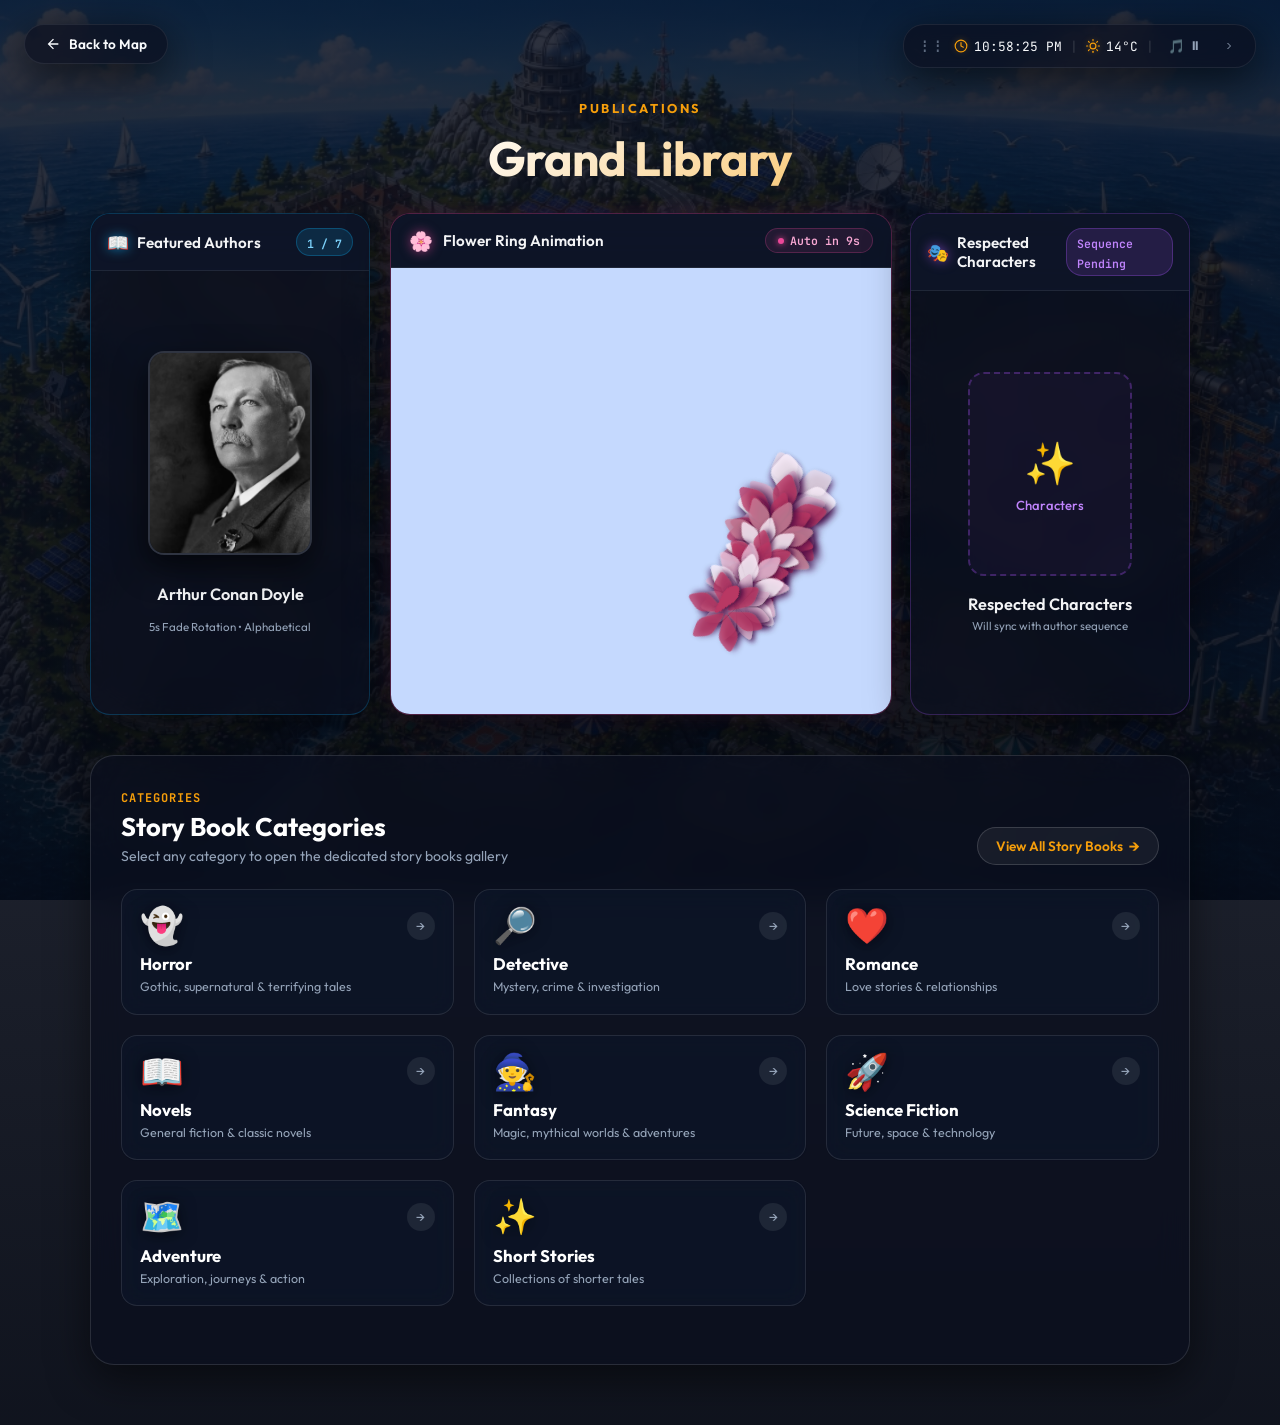
<file: library.html>
<!DOCTYPE html>
<html lang="en">
<head>
  <meta charset="UTF-8">
  <meta name="viewport" content="width=device-width, initial-scale=1.0">
  <title>Grand Library - Blog & Notes</title>
  <link rel="stylesheet" href="subpage.css">
  <style>
    /* Search & Filter Pills */
    .search-box {
      margin-bottom: 16px;
    }
    .book-filters {
      display: flex;
      flex-wrap: wrap;
      gap: 10px;
      margin-bottom: 24px;
    }
    .filter-pill {
      background: rgba(255, 255, 255, 0.04);
      border: 1px solid rgba(255, 255, 255, 0.1);
      color: var(--text-secondary);
      padding: 8px 16px;
      border-radius: 20px;
      font-size: 0.82rem;
      font-weight: 500;
      cursor: pointer;
      transition: all 0.25s ease;
      display: inline-flex;
      align-items: center;
      gap: 6px;
    }
    .filter-pill:hover {
      background: rgba(255, 255, 255, 0.08);
      color: #fff;
      border-color: rgba(255, 255, 255, 0.25);
    }
    .filter-pill.active {
      background: var(--accent-color);
      color: #030712;
      border-color: var(--accent-color);
      font-weight: 600;
      box-shadow: 0 0 12px var(--accent-glow);
    }

    /* New Category Cards Grid */
    .category-grid {
      display: grid;
      grid-template-columns: repeat(auto-fill, minmax(220px, 1fr));
      gap: 16px;
      margin-bottom: 28px;
    }
    .category-card {
      background: rgba(15, 23, 42, 0.65);
      backdrop-filter: blur(12px);
      border: 1px solid rgba(255, 255, 255, 0.1);
      border-radius: 16px;
      padding: 18px;
      cursor: pointer;
      transition: all 0.3s cubic-bezier(0.175, 0.885, 0.32, 1.275);
      display: flex;
      flex-direction: column;
      justify-content: space-between;
      position: relative;
      overflow: hidden;
      text-decoration: none;
      color: inherit;
    }
    .category-card::before {
      content: '';
      position: absolute;
      top: 0;
      left: 0;
      right: 0;
      height: 3px;
      background: linear-gradient(90deg, transparent, var(--accent-color), transparent);
      opacity: 0;
      transition: opacity 0.3s ease;
    }
    .category-card:hover {
      transform: translateY(-6px) scale(1.02);
      border-color: var(--accent-color);
      box-shadow: 0 12px 28px rgba(0, 0, 0, 0.6), 0 0 20px var(--accent-glow);
    }
    .category-card:hover::before {
      opacity: 1;
    }
    .cat-card-header {
      display: flex;
      align-items: center;
      justify-content: space-between;
    }
    .cat-card-icon {
      font-size: 2.2rem;
      line-height: 1;
      filter: drop-shadow(0 2px 8px rgba(0,0,0,0.5));
    }
    .cat-card-arrow {
      width: 28px;
      height: 28px;
      border-radius: 50%;
      background: rgba(255, 255, 255, 0.08);
      display: flex;
      align-items: center;
      justify-content: center;
      color: var(--text-secondary);
      font-size: 0.85rem;
      transition: all 0.25s ease;
    }
    .category-card:hover .cat-card-arrow {
      background: var(--accent-color);
      color: #030712;
      transform: translateX(3px);
    }
    .cat-card-title {
      font-size: 1.05rem;
      font-weight: 700;
      color: #ffffff;
      margin-top: 10px;
    }
    .cat-card-desc {
      font-size: 0.78rem;
      color: var(--text-secondary);
      line-height: 1.4;
      margin-top: 4px;
    }


    /* 3D Bookshelf Grid Layout */
    .bookshelf-grid {
      display: grid;
      grid-template-columns: repeat(auto-fill, minmax(240px, 1fr));
      gap: 28px;
      margin-bottom: 30px;
      perspective: 1200px;
    }

    /* 3D Book Box Container & Transforms */
    .book-card-wrap {
      perspective: 1000px;
      cursor: pointer;
      outline: none;
    }

    .book-box-3d {
      position: relative;
      width: 100%;
      height: 350px;
      border-radius: 12px 14px 14px 12px;
      transform-style: preserve-3d;
      transform: rotateY(-10deg) rotateX(4deg);
      transition: transform 0.4s cubic-bezier(0.165, 0.84, 0.44, 1), box-shadow 0.4s ease;
      box-shadow: -14px 18px 28px rgba(0, 0, 0, 0.7), 0 0 15px rgba(0, 0, 0, 0.3);
    }

    .book-card-wrap:hover .book-box-3d {
      transform: rotateY(-22deg) rotateX(8deg) translateY(-10px) scale(1.02);
      box-shadow: -22px 28px 42px rgba(0, 0, 0, 0.85), 0 0 25px var(--accent-glow);
    }

    /* 3D Book Spine Effect (Left Side) */
    .book-box-3d::before {
      content: '';
      position: absolute;
      top: 0;
      left: 0;
      width: 22px;
      height: 100%;
      background: rgba(0, 0, 0, 0.45);
      transform: rotateY(-90deg) translateZ(0px);
      transform-origin: left;
      border-radius: 12px 0 0 12px;
      box-shadow: inset -3px 0 8px rgba(0, 0, 0, 0.6);
    }

    /* 3D Book Pages Edge Effect (Right Side) */
    .book-box-3d::after {
      content: '';
      position: absolute;
      top: 4px;
      right: -14px;
      width: 14px;
      height: calc(100% - 8px);
      background: repeating-linear-gradient(90deg, #e2e8f0, #cbd5e1 2px, #f8fafc 4px);
      transform: rotateY(90deg) translateZ(0);
      transform-origin: right;
      border-radius: 0 3px 3px 0;
      opacity: 0.85;
    }

    /* Cover Styling & Color Themes */
    .book-cover {
      position: absolute;
      inset: 0;
      border-radius: 10px 14px 14px 10px;
      padding: 20px;
      display: flex;
      flex-direction: column;
      justify-content: space-between;
      border: 1px solid rgba(255, 255, 255, 0.15);
      border-left: 4px solid rgba(255, 255, 255, 0.3);
      overflow: hidden;
      background: linear-gradient(135deg, #1e293b 0%, #0f172a 100%);
    }

    .theme-amber { background: linear-gradient(135deg, #b45309 0%, #1c1917 100%); }
    .theme-blue { background: linear-gradient(135deg, #0284c7 0%, #0f172a 100%); }
    .theme-purple { background: linear-gradient(135deg, #7e22ce 0%, #1e1b4b 100%); }
    .theme-emerald { background: linear-gradient(135deg, #047857 0%, #022c22 100%); }
    .theme-rose { background: linear-gradient(135deg, #be123c 0%, #310413 100%); }
    .theme-indigo { background: linear-gradient(135deg, #4338ca 0%, #09090b 100%); }
    .theme-teal { background: linear-gradient(135deg, #0f766e 0%, #042f2e 100%); }

    /* Bookmark Ribbon */
    .book-ribbon {
      position: absolute;
      top: 0;
      right: 18px;
      width: 16px;
      height: 44px;
      background: #ef4444;
      clip-path: polygon(0 0, 100% 0, 100% 100%, 50% 80%, 0 100%);
      box-shadow: 0 4px 8px rgba(0, 0, 0, 0.4);
      z-index: 2;
    }

    .book-category-tag {
      font-size: 0.68rem;
      font-family: var(--font-mono);
      font-weight: 700;
      letter-spacing: 0.06em;
      text-transform: uppercase;
      padding: 4px 10px;
      border-radius: 6px;
      background: rgba(255, 255, 255, 0.15);
      backdrop-filter: blur(4px);
      color: #fff;
      align-self: flex-start;
    }

    .book-cover-title {
      font-size: 1.12rem;
      font-weight: 700;
      color: #ffffff;
      line-height: 1.35;
      margin-top: 10px;
      text-shadow: 0 2px 10px rgba(0, 0, 0, 0.6);
    }

    .book-cover-author {
      font-size: 0.8rem;
      color: rgba(255, 255, 255, 0.85);
      margin-top: 4px;
      font-weight: 500;
    }

    .book-stars {
      color: #fbbf24;
      font-size: 0.78rem;
      margin-top: 6px;
      letter-spacing: 1px;
    }

    .book-cover-footer {
      margin-top: auto;
      display: flex;
      flex-direction: column;
      gap: 8px;
    }

    .book-status-badge {
      display: inline-flex;
      align-items: center;
      gap: 5px;
      font-size: 0.72rem;
      font-weight: 600;
      padding: 4px 10px;
      border-radius: 12px;
      background: rgba(0, 0, 0, 0.45);
      color: #f1f5f9;
      border: 1px solid rgba(255, 255, 255, 0.2);
      align-self: flex-start;
    }

    .book-progress-wrapper {
      width: 100%;
    }

    .book-progress-info {
      display: flex;
      justify-content: space-between;
      font-size: 0.7rem;
      color: rgba(255, 255, 255, 0.8);
      margin-bottom: 4px;
      font-family: var(--font-mono);
    }

    .book-progress-track {
      height: 6px;
      background: rgba(0, 0, 0, 0.4);
      border-radius: 3px;
      overflow: hidden;
    }

    .book-progress-fill {
      height: 100%;
      background: #38bdf8;
      box-shadow: 0 0 8px rgba(56, 189, 248, 0.8);
      border-radius: 3px;
    }

    /* Sidebar Mini 3D Book Cards */
    .sidebar-mini-book {
      display: flex;
      gap: 14px;
      align-items: center;
      padding: 12px;
      background: rgba(255, 255, 255, 0.03);
      border: 1px solid rgba(255, 255, 255, 0.08);
      border-radius: 14px;
      margin-bottom: 12px;
      cursor: pointer;
      transition: all 0.25s ease;
    }

    .sidebar-mini-book:hover {
      background: rgba(255, 255, 255, 0.07);
      border-color: var(--accent-color);
      transform: translateX(4px);
      box-shadow: 0 6px 20px rgba(0, 0, 0, 0.4);
    }

    .mini-book-thumb-3d {
      width: 48px;
      height: 68px;
      perspective: 300px;
      flex-shrink: 0;
    }

    .mini-book-thumb-inner {
      width: 100%;
      height: 100%;
      border-radius: 6px;
      display: flex;
      align-items: center;
      justify-content: center;
      font-size: 1.1rem;
      color: #fff;
      font-weight: 700;
      box-shadow: -4px 6px 12px rgba(0, 0, 0, 0.6);
      transform: rotateY(-12deg);
      border-left: 2px solid rgba(255,255,255,0.4);
    }

    .mini-book-details {
      flex: 1;
      min-width: 0;
    }

    .mini-book-title {
      font-size: 0.86rem;
      font-weight: 600;
      color: var(--text-primary);
      white-space: nowrap;
      overflow: hidden;
      text-overflow: ellipsis;
    }

    .mini-book-author {
      font-size: 0.74rem;
      color: var(--text-secondary);
      margin-top: 2px;
    }

    .mini-book-progress-bg {
      height: 4px;
      background: rgba(255, 255, 255, 0.08);
      border-radius: 2px;
      margin-top: 6px;
      overflow: hidden;
    }

    .mini-book-progress-bar {
      height: 100%;
      background: var(--accent-color);
      border-radius: 2px;
      box-shadow: 0 0 6px var(--accent-glow);
    }

    /* Book Details Glassmorphic Modal */
    .book-modal-overlay {
      position: fixed;
      inset: 0;
      background: rgba(3, 7, 18, 0.88);
      backdrop-filter: blur(14px);
      z-index: 2000;
      display: flex;
      align-items: center;
      justify-content: center;
      padding: 24px;
      opacity: 0;
      visibility: hidden;
      transition: all 0.3s ease;
    }

    .book-modal-overlay.active {
      opacity: 1;
      visibility: visible;
    }

    .book-modal-box {
      background: rgba(15, 23, 42, 0.95);
      border: 1px solid rgba(255, 255, 255, 0.15);
      border-radius: 24px;
      max-width: 760px;
      width: 100%;
      max-height: 90vh;
      overflow-y: auto;
      padding: 36px;
      position: relative;
      box-shadow: 0 25px 60px rgba(0, 0, 0, 0.8), 0 0 35px var(--accent-glow);
      transform: scale(0.92);
      transition: transform 0.3s cubic-bezier(0.175, 0.885, 0.32, 1.275);
    }

    .book-modal-overlay.active .book-modal-box {
      transform: scale(1);
    }

    .modal-close-button {
      position: absolute;
      top: 20px;
      right: 20px;
      background: rgba(255, 255, 255, 0.08);
      border: 1px solid rgba(255, 255, 255, 0.15);
      color: #fff;
      width: 38px;
      height: 38px;
      border-radius: 50%;
      display: flex;
      align-items: center;
      justify-content: center;
      cursor: pointer;
      font-size: 1.1rem;
      transition: all 0.2s ease;
    }

    .modal-close-button:hover {
      background: rgba(255, 255, 255, 0.2);
      transform: rotate(90deg);
    }


    /* Top 3-Section Showcase Grid */
    .top-showcase-grid {
      display: grid;
      grid-template-columns: minmax(220px, 1fr) 500px minmax(220px, 1fr);
      gap: 20px;
      margin-top: 20px;
      margin-bottom: 40px;
      justify-content: center;
      align-items: stretch;
    }
    @media (max-width: 1050px) {
      .top-showcase-grid {
        grid-template-columns: 1fr;
      }
    }

    /* Flower Circle Inline SVG styles - Exact copy from flowercircle.html */
    :root, body {
      --t: 0.5;
    }
    symbol {
      overflow: visible;
    }
    svg use {
      transform: rotate(0deg);
      transition: transform calc(var(--t) * 1s);
    }
    svg g.a {
      transition: transform calc(var(--t) * 1s);
      transform: scale(var(--scale, 1)) rotate(-90deg);
      filter: url('#f');
    }
    ._2 { --n: 2; }
    ._3 { --n: 3; }
    ._4 { --n: 4; }
    ._5 { --n: 5; }

    svg .a g:nth-of-type(1) { transform: rotate(calc(-0.5 * 180deg / var(--n))); }
    svg .a g:nth-of-type(2) { transform: rotate(calc( 0.5 * 180deg / var(--n))); }

    svg .a g:nth-of-type(1) use:nth-of-type(2) { transform: rotate(calc(-1deg * 180 / var(--n))); }
    svg .a g:nth-of-type(1) use:nth-of-type(3) { transform: rotate(calc(-2deg * 180 / var(--n))); }
    svg .a g:nth-of-type(1) use:nth-of-type(4) { transform: rotate(calc(-3deg * 180 / var(--n))); }
    svg .a g:nth-of-type(1) use:nth-of-type(5) { transform: rotate(calc(-4deg * 180 / var(--n))); }

    svg .a g:nth-of-type(2) use:nth-of-type(2) { transform: rotate(calc(1deg * 180 / var(--n))); }
    svg .a g:nth-of-type(2) use:nth-of-type(3) { transform: rotate(calc(2deg * 180 / var(--n))); }
    svg .a g:nth-of-type(2) use:nth-of-type(4) { transform: rotate(calc(3deg * 180 / var(--n))); }
    svg .a g:nth-of-type(2) use:nth-of-type(5) { transform: rotate(calc(4deg * 180 / var(--n))); }
  </style>
</head>
<body class="accent-amber">

  <!-- UI Overlay for Toolbox -->
  <div class="ui-overlay">
    <div class="toolbox glass-panel collapsed" id="mainToolbox">
      <!-- Minimized Horizontal Info-Bar -->
      <div class="toolbox-minimized-content" id="toolboxMinimizedContent">
        <div class="drag-dots">⋮⋮</div>
        <div class="minimized-time">
          <svg class="icon-clock" viewBox="0 0 24 24" style="width:14px;height:14px;fill:none;stroke:currentColor;stroke-width:2;stroke-linecap:round;stroke-linejoin:round;"><circle cx="12" cy="12" r="10"></circle><polyline points="12 6 12 12 16 14"></polyline></svg>
          <span id="minimizedClock">00:00:00 AM</span>
        </div>
        <div class="minimized-divider">|</div>
        <div class="minimized-weather">
          <svg class="icon-weather" id="minimizedWeatherIcon" viewBox="0 0 24 24" style="width:14px;height:14px;fill:none;stroke:currentColor;stroke-width:2;stroke-linecap:round;stroke-linejoin:round;"><path d="M12 2v2M12 20v2M4.93 4.93l1.41 1.41M17.66 17.66l1.41 1.41M2 12h2M20 12h2M6.34 17.66l-1.41 1.41M19.07 4.93l-1.41 1.41"></path><circle cx="12" cy="12" r="4"></circle></svg>
          <span id="minimizedTemp">24°C</span>
        </div>
        <div class="minimized-divider">|</div>
        <div style="display: flex; align-items: center; gap: 4px; font-size: 0.8rem;">
          <span>🎵</span>
          <span id="musicMiniPlayState" class="mini-play-state" style="color: var(--text-secondary); font-family: var(--font-mono); font-weight: bold;">⏸</span>
        </div>
        <button class="toolbox-toggle-btn" id="expandBtn" onclick="toggleToolboxCollapse(event)" aria-label="Expand Toolbox">
          <svg viewBox="0 0 24 24" style="width:16px;height:16px;fill:none;stroke:currentColor;stroke-width:2;"><polyline points="15 18 9 12 15 6"></polyline></svg>
        </button>
      </div>

      <!-- Expanded Detailed Dashboard -->
      <div class="toolbox-expanded-content" id="toolboxExpandedContent">
        <!-- Header Row -->
        <div class="toolbox-header-row" id="toolboxDragHandle">
          <div class="header-left">
             <span class="drag-dots-icon">⋮⋮</span>
             <span class="header-title">CITY TOOLBOX</span>
          </div>
          <div class="header-right" onclick="event.stopPropagation()">
            <!-- Sound toggle button -->
            <button class="header-btn" id="soundToggle" onclick="toggleAmbientSound(event)" title="Toggle Sound">
              <svg id="soundIcon" viewBox="0 0 24 24" style="width:14px;height:14px;fill:currentColor;"><path d="M3.63 3.63L2.05 5.2l4.5 4.5H3v5h3.33L11 19.33V14.2l5.73 5.73c-.7.5-1.5.87-2.38 1.07v2.06c1.43-.3 2.73-.97 3.82-1.89l2.25 2.25 1.58-1.58L3.63 3.63zM9 14.17L6.83 12H5v1h4v1.17zM19 12c0-1.77-1.02-3.29-2.5-4.03v2.21l2.45 2.45c.03-.21.05-.42.05-.63zm1.96-3.87l-1.48 1.48c.33.73.52 1.54.52 2.39 0 2.25-1.28 4.2-3.17 5.16l1.49 1.49C20.52 16.92 22 14.64 22 12c0-1.45-.42-2.8-1.04-3.87zM11 4.67L8.83 6.84l1.58 1.58 1.58-1.58V4.67z"/></svg>
            </button>
            <!-- Auto/Manual toggle button -->
            <button class="header-btn mode-btn active" id="btn-mode-auto" onclick="toggleControlMode(event)" title="Toggle Control Mode">
              <svg class="icon-sparkles" viewBox="0 0 24 24" style="width:12px;height:12px;fill:none;stroke:currentColor;stroke-width:2;stroke-linecap:round;stroke-linejoin:round;"><path d="M12 2v2M12 20v2M4.93 4.93l1.41 1.41M17.66 17.66l1.41 1.41M2 12h2M20 12h2M6.34 17.66l-1.41 1.41M19.07 4.93l-1.41 1.41"></path></svg>
              <span id="controlModeText">Auto</span>
            </button>
            <!-- Collapse button -->
            <button class="header-btn" id="collapseBtn" onclick="toggleToolboxCollapse(event)" title="Collapse Toolbox">
              <svg viewBox="0 0 24 24" style="width:16px;height:16px;fill:none;stroke:currentColor;stroke-width:2;"><polyline points="9 18 15 12 9 6"></polyline></svg>
            </button>
          </div>
        </div>

        <!-- Row 1: Clock, Time and Date -->
        <div class="toolbox-row-clock">
          <div class="row-clock-left">
            <svg class="icon-clock" viewBox="0 0 24 24" style="width:14px;height:14px;fill:none;stroke:currentColor;stroke-width:2;stroke-linecap:round;stroke-linejoin:round;"><circle cx="12" cy="12" r="10"></circle><polyline points="12 6 12 12 16 14"></polyline></svg>
            <span class="clock-display" id="clock">00:00:00 AM</span>
          </div>
          <div class="row-clock-right" id="calendarDate">
            Loading Date...
          </div>
        </div>

        <!-- Row 2: Dropdown Selectors -->
        <div class="toolbox-row-selectors">
          <!-- Calendar selector -->
          <button class="selector-btn" id="selectorCalendar" onclick="toggleDropdown('calendar')">
            <div class="selector-btn-left">
              <svg class="icon-calendar" viewBox="0 0 24 24" style="width:14px;height:14px;fill:none;stroke:currentColor;stroke-width:2;stroke-linecap:round;stroke-linejoin:round;"><rect x="3" y="4" width="18" height="18" rx="2" ry="2"></rect><line x1="16" y1="2" x2="16" y2="6"></line><line x1="8" y1="2" x2="8" y2="6"></line><line x1="3" y1="10" x2="21" y2="10"></line></svg>
              <span>Calendar</span>
            </div>
            <svg class="chevron-icon" id="chevronCalendar" viewBox="0 0 24 24" style="width:14px;height:14px;fill:none;stroke:currentColor;stroke-width:2;"><polyline points="6 9 12 15 18 9"></polyline></svg>
          </button>
          <!-- Weather selector -->
          <button class="selector-btn" id="selectorWeather" onclick="toggleDropdown('weather')">
            <div class="selector-btn-left">
              <svg class="icon-weather-main" id="currentWeatherIcon" viewBox="0 0 24 24" style="width:14px;height:14px;fill:none;stroke:currentColor;stroke-width:2;stroke-linecap:round;stroke-linejoin:round;"><path d="M12 2v2M12 20v2M4.93 4.93l1.41 1.41M17.66 17.66l1.41 1.41M2 12h2M20 12h2M6.34 17.66l-1.41 1.41M19.07 4.93l-1.41 1.41"></path><circle cx="12" cy="12" r="4"></circle></svg>
              <span id="currentWeatherText">24°C</span>
            </div>
            <svg class="chevron-icon" id="chevronWeather" viewBox="0 0 24 24" style="width:14px;height:14px;fill:none;stroke:currentColor;stroke-width:2;"><polyline points="6 9 12 15 18 9"></polyline></svg>
          </button>
        </div>

        <!-- Soundtrack selector -->
        <div class="toolbox-row-music-selector" style="margin-top: 10px;">
          <button class="selector-btn selector-btn-full" id="selectorMusic" onclick="toggleDropdown('music')" style="width: 100%; display: flex; justify-content: space-between;">
            <div class="selector-btn-left">
              <svg class="icon-music" viewBox="0 0 24 24" style="width:14px;height:14px;fill:none;stroke:currentColor;stroke-width:2;stroke-linecap:round;stroke-linejoin:round;color:var(--accent-color);"><path d="M9 18V5l12-2v13"></path><circle cx="6" cy="18" r="3"></circle><circle cx="18" cy="16" r="3"></circle></svg>
              <span id="musicStatusText">Soundtrack: Heat Waves</span>
            </div>
            <div style="display: flex; align-items: center; gap: 8px;">
              <span class="mini-play-state" style="font-size: 0.65rem; color: var(--text-secondary);">⏸</span>
              <svg class="chevron-icon" id="chevronMusic" viewBox="0 0 24 24" style="width:14px;height:14px;fill:none;stroke:currentColor;stroke-width:2;"><polyline points="6 9 12 15 18 9"></polyline></svg>
            </div>
          </button>
        </div>

        <!-- Content Panel (Collapsible dropdown panels) -->
        <div class="toolbox-dropdown-panel" id="dropdownPanel" style="display: none;">
          <!-- Calendar Dropdown -->
          <div class="dropdown-content-item" id="contentCalendar" style="display: none;">
            <div class="calendar-header">
              <span class="calendar-month-year" id="calendarMonthYear">July 2026</span>
              <span class="calendar-today-label" onclick="goToToday()">Today</span>
            </div>
            <div class="calendar-weekdays">
              <span>S</span><span>M</span><span>T</span><span>W</span><span>T</span><span>F</span><span>S</span>
            </div>
            <div class="calendar-grid" id="calendarGrid">
              <!-- Populated dynamically via JS -->
            </div>
          </div>

          <!-- Weather Dropdown -->
          <div class="dropdown-content-item" id="contentWeather" style="display: none;">
            <div class="weather-header">
              <div class="weather-location">
                <svg class="icon-pin" viewBox="0 0 24 24" style="width:12px;height:12px;fill:none;stroke:currentColor;stroke-width:2;stroke-linecap:round;stroke-linejoin:round;"><path d="M21 10c0 7-9 13-9 13s-9-6-9-13a9 9 0 0 1 18 0z"></path><circle cx="12" cy="10" r="3"></circle></svg>
                <span id="weatherLocationName">Local Area</span>
              </div>
              <button class="gps-btn" id="gpsBtn" onclick="syncGPS(event)">
                <svg class="icon-sync" id="gpsIcon" viewBox="0 0 24 24" style="width:10px;height:10px;fill:none;stroke:currentColor;stroke-width:2;stroke-linecap:round;stroke-linejoin:round;"><path d="M21.5 2v6h-6M21.34 15.57a10 10 0 1 1-.57-8.38l5.67-5.67"></path></svg>
                <span>GPS</span>
              </button>
            </div>
            <div class="weather-subheader">WEATHER ATMOSPHERE</div>
            <div class="weather-grid">
              <button class="weather-btn active" id="weather-clear" onclick="setWeather('clear')">Clear</button>
              <button class="weather-btn" id="weather-rain" onclick="setWeather('rain')">Rain</button>
              <button class="weather-btn" id="weather-snow" onclick="setWeather('snow')">Snow</button>
              <button class="weather-btn" id="weather-thunderstorm" onclick="setWeather('thunderstorm')">Thunderstorm</button>
              <button class="weather-btn" id="weather-fog" onclick="setWeather('fog')">Fog</button>
              <button class="weather-btn" id="weather-cloudy" onclick="setWeather('cloudy')">Cloudy</button>
            </div>
          </div>

          <!-- Music Dropdown -->
          <div class="dropdown-content-item" id="contentMusic" style="display: none;">
            <div class="music-player-container">
              <!-- Song Details Cover Row -->
              <div class="music-cover-row">
                <div class="vinyl-container">
                  <div class="vinyl-record" id="vinylRecord">
                    <div class="vinyl-center"></div>
                  </div>
                </div>
                <div class="music-details">
                  <span class="music-title" id="musicTitle">Heat Waves</span>
                  <span class="music-artist" id="musicArtist">Glass Animals</span>
                  <div class="music-badge-row">
                    <span class="music-tag">Chiptune Synth</span>
                  </div>
                </div>
              </div>

              <!-- Animated Visualizer & Scrolling Lyrics -->
              <div class="music-visual-row">
                <div class="lyrics-container">
                  <div class="lyrics-text" id="lyricsText">"Sometimes all I think about is you..."</div>
                </div>
                <div class="audio-visualizer" id="visualizer">
                  <div class="bar"></div>
                  <div class="bar"></div>
                  <div class="bar"></div>
                  <div class="bar"></div>
                  <div class="bar"></div>
                  <div class="bar"></div>
                  <div class="bar"></div>
                  <div class="bar"></div>
                  <div class="bar"></div>
                  <div class="bar"></div>
                  <div class="bar"></div>
                  <div class="bar"></div>
                </div>
              </div>

              <!-- Playback Controls -->
              <div class="music-controls" style="display: flex; align-items: center; justify-content: center; gap: 10px; margin-bottom: 12px;">
                <!-- Save Button -->
                <button class="music-btn save-song-btn-circle" id="saveSongBtn" onclick="toggleSaveCurrentSong(event)" title="Save to Favorites">
                  <svg class="heart-icon" id="heartIcon" viewBox="0 0 24 24" style="width:14px;height:14px;fill:none;stroke:currentColor;stroke-width:2.5;transition: all 0.2s; pointer-events: none;">
                    <path d="M20.84 4.61a5.5 5.5 0 0 0-7.78 0L12 5.67l-1.06-1.06a5.5 5.5 0 0 0-7.78 7.78l1.06 1.06L12 21.23l7.78-7.78 1.06-1.06a5.5 5.5 0 0 0 0-7.78z"></path>
                  </svg>
                </button>

                <!-- Prev Button -->
                <button class="music-btn control-prev" onclick="playPrevSong()" title="Previous Song">
                  <svg viewBox="0 0 24 24" style="width:14px;height:14px;fill:currentColor;"><path d="M6 6h2v12H6zm3.5 6l8.5 6V6z"/></svg>
                </button>
                
                <!-- Play / Pause Button -->
                <button class="music-btn control-play" id="musicPlayBtn" onclick="toggleMusicPlayback()" title="Play / Pause">
                  <svg id="musicPlayIcon" viewBox="0 0 24 24" style="width:18px;height:18px;fill:currentColor;margin-left: 2px;"><path d="M8 5v14l11-7z"/></svg>
                </button>

                <!-- Next Button -->
                <button class="music-btn control-next" onclick="playNextSong()" title="Next Song">
                  <svg viewBox="0 0 24 24" style="width:14px;height:14px;fill:currentColor;"><path d="M6 18l8.5-6L6 6zm9-12h2v12h-2z"/></svg>
                </button>

                <!-- Download MP3 Button -->
                <button class="music-btn control-download" onclick="downloadCurrentSong()" title="Download MP3">
                  <svg viewBox="0 0 24 24" style="width:14px;height:14px;fill:none;stroke:currentColor;stroke-width:2.5;stroke-linecap:round;stroke-linejoin:round;"><path d="M21 15v4a2 2 0 0 1-2 2H5a2 2 0 0 1-2-2v-4"></path><polyline points="7 10 12 15 17 10"></polyline><line x1="12" y1="15" x2="12" y2="3"></line></svg>
                </button>
              </div>

              <!-- Quick List of Playlist Songs -->
              <div class="playlist-container">
                <div class="playlist-header">SOUNDTRACK PLAYLIST</div>
                <div class="playlist-list" id="playlistList">
                  <!-- Generated by JS -->
                </div>
              </div>
            </div>
          </div>
        </div>

        <!-- Bottom Row: Time of Day Indicator and Picker -->
        <div class="toolbox-row-bottom">
          <div class="bottom-left" id="currentTimeOfDayDisplay">
            <svg class="icon-timeofday" id="bottomTimeIcon" viewBox="0 0 24 24" style="width:14px;height:14px;fill:none;stroke:currentColor;stroke-width:2;stroke-linecap:round;stroke-linejoin:round;"><path d="M21 12.79A9 9 0 1 1 11.21 3 7 7 0 0 0 21 12.79z"></path></svg>
            <span id="bottomTimeText">Night</span>
          </div>
          <div class="bottom-right-pill">
            <button class="time-btn" id="btn-sunrise" onclick="selectTimeManual('sunrise')">Dawn</button>
            <button class="time-btn" id="btn-day" onclick="selectTimeManual('day')">Day</button>
            <button class="time-btn" id="btn-sunset" onclick="selectTimeManual('sunset')">Dusk</button>
            <button class="time-btn" id="btn-night" onclick="selectTimeManual('night')">Night</button>
          </div>
        </div>
      </div>
    </div>
  </div>

  <!-- Back button -->
  <a href="index.html" class="back-btn glass-panel">
    <svg viewBox="0 0 24 24">
      <path d="M20 11H7.83l5.59-5.59L12 4l-8 8 8 8 1.41-1.41L7.83 13H20v-2z"/>
    </svg>
    Back to Map
  </a>

  <div class="subpage-wrapper">
    <header class="page-header" style="text-align: center; margin-bottom: 25px;">
      <span class="page-category">Publications</span>
      <h1 class="page-title" style="margin: 4px 0 0 0;">Grand Library</h1>
    </header>

    <!-- Top 3-Section Showcase Grid (Authors, Flower Ring, Respected Characters) -->
    <div class="top-showcase-grid">
      
      <!-- Section 1: Authors Slideshow -->
      <div class="glass-panel showcase-card" style="padding: 0; overflow: hidden; border-radius: 20px; border: 1px solid rgba(14, 165, 233, 0.25); box-shadow: 0 10px 40px rgba(0, 0, 0, 0.5); display: flex; flex-direction: column; height: 500px;">
        <div style="padding: 14px 16px; background: rgba(15, 23, 42, 0.85); backdrop-filter: blur(12px); border-bottom: 1px solid rgba(255, 255, 255, 0.08); display: flex; justify-content: space-between; align-items: center;">
          <div style="display: flex; align-items: center; gap: 8px;">
            <span style="font-size: 1.1rem; filter: drop-shadow(0 0 6px rgba(14,165,233,0.6));">📖</span>
            <h3 style="font-size: 0.95rem; margin: 0; font-weight: 600; color: #f3f4f6;">Featured Authors</h3>
          </div>
          <div style="background: rgba(14, 165, 233, 0.15); padding: 3px 10px; border-radius: 16px; border: 1px solid rgba(14, 165, 233, 0.3);">
            <span id="authorCounterBadge" style="font-size: 0.72rem; font-family: var(--font-mono); color: #7dd3fc; font-weight: 600;">1 / 7</span>
          </div>
        </div>
        
        <div style="padding: 24px 16px; display: flex; flex-direction: column; align-items: center; justify-content: center; flex: 1; text-align: center;">
          <div style="width: 160px; height: 200px; border-radius: 16px; overflow: hidden; border: 2px solid rgba(255, 255, 255, 0.15); box-shadow: 0 12px 32px rgba(0,0,0,0.6); background: #0b1120; position: relative;">
            <img id="authorImage" src="images/Arthur_Conan_Doyel.avif" alt="Author" style="width: 100%; height: 100%; object-fit: cover; transition: opacity 0.6s ease-in-out; opacity: 1;">
          </div>
          <div id="authorName" style="font-size: 1.02rem; font-weight: 600; color: #f3f4f6; margin-top: 18px; min-height: 2.6em; display: flex; align-items: center; justify-content: center; width: 100%;">
            Arthur Conan Doyle
          </div>
          <span style="font-size: 0.72rem; color: var(--text-secondary); margin-top: 4px;">5s Fade Rotation • Alphabetical</span>
        </div>
      </div>

      <!-- Section 2: Inline 500x500 Flower Ring Showcase -->
      <div class="glass-panel showcase-card" style="padding: 0; overflow: hidden; border-radius: 20px; border: 1px solid rgba(236, 72, 153, 0.3); box-shadow: 0 10px 40px rgba(0, 0, 0, 0.5), 0 0 20px rgba(236, 72, 153, 0.15); display: flex; flex-direction: column; width: 500px; height: 500px;">
        <div style="padding: 14px 18px; background: rgba(15, 23, 42, 0.85); backdrop-filter: blur(12px); border-bottom: 1px solid rgba(255, 255, 255, 0.08); display: flex; justify-content: space-between; align-items: center;">
          <div style="display: flex; align-items: center; gap: 10px;">
            <span style="font-size: 1.2rem; filter: drop-shadow(0 0 6px rgba(236,72,153,0.6));">🌸</span>
            <div>
              <h3 style="font-size: 0.95rem; margin: 0; font-weight: 600; color: #f3f4f6;">Flower Ring Animation</h3>
            </div>
          </div>
          <div style="display: flex; align-items: center; gap: 6px; background: rgba(236, 72, 153, 0.1); padding: 4px 12px; border-radius: 16px; border: 1px solid rgba(236, 72, 153, 0.25);">
            <span style="width: 6px; height: 6px; background-color: #ec4899; border-radius: 50%; display: inline-block; box-shadow: 0 0 6px #ec4899;"></span>
            <span id="flowerTimerBadge" style="font-size: 0.72rem; font-family: var(--font-mono); color: #f9a8d4; font-weight: 600;">Reloads in 5s</span>
          </div>
        </div>
        
        <div class="flower-container" id="flower-container" style="position: relative; width: 100%; flex: 1; background: #c5d9fe; overflow: hidden; cursor: crosshair;">
          <svg id="flowerSvg" xmlns="http://www.w3.org/2000/svg" xmlns:xlink="http://www.w3.org/1999/xlink" style="width:100%; height:100%; display:block; fill-opacity:0.75;">
            <defs>
              <filter id="f" width="200" height="200" x="-100" y="-100">
                <feGaussianBlur in="SourceAlpha" stdDeviation="3" result="blur"></feGaussianBlur>
                <feFlood flood-color="rgb(60,10,60)" result="color"/>
                <feComposite in="color" in2="blur" operator="in" result="shadow"/>
                <feOffset in="shadow" dx="3" dy="3" result="offset"></feOffset>
                <feMerge>
                  <feMergeNode in="offset"/>
                  <feMergeNode in="SourceGraphic"/>
                </feMerge>  
              </filter>
              <symbol id="petal2" viewBox="0 -100 200 200" preserveAspectRatio="xMidYMid meet">
                <path transform="translate(0,-100)" d="M25.91,-15.12 Q0,0 25.91,15.12L94.09,54.889 Q120,70 142.58,50.24L177.42,19.76 Q200,0 177.42,-19.756L142.58,-50.24 Q120,-70 94.087,-54.88Z"></path>
              </symbol>
              <symbol id="petal3" viewBox="0 -100 200 200" preserveAspectRatio="xMidYMid meet">
                <path transform="translate(0,-100)" d="M27.69,-11.54 Q0,0 27.69,11.54 L92.3,38.46 Q120,50 145.44,34.1 L174.56,15.9 Q200,0 174.56,-15.9 L145.44,-34.1 Q120,-50 92.3,-38.46Z"></path>
              </symbol>
              <symbol id="petal4" viewBox="0 -100 200 200" preserveAspectRatio="xMidYMid meet">
                <path transform="translate(0,-100)" d="M28.09,-10.53 Q0,0 28.09,10.53L91.91,34.47 Q120,45 146.147,30.29L173.85,14.7 Q200,0 173.85,-14.7L146.15,-30.29 Q120,-45 91.91,-34.467Z"></path>
              </symbol>
              <symbol id="petal5" viewBox="0 -100 200 200" preserveAspectRatio="xMidYMid meet">
                <path transform="translate(0,-100)" d="M28.85,-8.24 Q0,0 28.85,8.24L111.15,31.76 Q140,40 164.96,23.36L175.04,16.64 Q200,0 175.038,-16.64L164.96,-23.36 Q140,-40 111.15,-31.76Z"></path>
              </symbol>
            </defs>
          </svg>
        </div>
      </div>

      <!-- Section 3: Respected Characters (Placeholder) -->
      <div class="glass-panel showcase-card" style="padding: 0; overflow: hidden; border-radius: 20px; border: 1px solid rgba(168, 85, 247, 0.25); box-shadow: 0 10px 40px rgba(0, 0, 0, 0.5); display: flex; flex-direction: column; height: 500px;">
        <div style="padding: 14px 16px; background: rgba(15, 23, 42, 0.85); backdrop-filter: blur(12px); border-bottom: 1px solid rgba(255, 255, 255, 0.08); display: flex; justify-content: space-between; align-items: center;">
          <div style="display: flex; align-items: center; gap: 8px;">
            <span style="font-size: 1.1rem; filter: drop-shadow(0 0 6px rgba(168,85,247,0.6));">🎭</span>
            <h3 style="font-size: 0.95rem; margin: 0; font-weight: 600; color: #f3f4f6;">Respected Characters</h3>
          </div>
          <div style="background: rgba(168, 85, 247, 0.15); padding: 3px 10px; border-radius: 16px; border: 1px solid rgba(168, 85, 247, 0.3);">
            <span style="font-size: 0.72rem; font-family: var(--font-mono); color: #c084fc; font-weight: 600;">Sequence Pending</span>
          </div>
        </div>

        <div style="padding: 24px 16px; display: flex; flex-direction: column; align-items: center; justify-content: center; flex: 1; text-align: center;">
          <div style="width: 160px; height: 200px; border-radius: 16px; border: 2px dashed rgba(168, 85, 247, 0.3); background: rgba(168, 85, 247, 0.05); display: flex; flex-direction: column; align-items: center; justify-content: center; gap: 8px; color: #c084fc;">
            <span style="font-size: 2.6rem;">✨</span>
            <span style="font-size: 0.82rem; font-weight: 500;">Characters</span>
          </div>
          <div style="font-size: 1.02rem; font-weight: 600; color: #f3f4f6; margin-top: 18px;">
            Respected Characters
          </div>
          <span style="font-size: 0.72rem; color: var(--text-secondary); margin-top: 4px;">Will sync with author sequence</span>
        </div>
      </div>

    </div>

    <!-- Full-Width Category Cards Section -->
    <section class="glass-panel" style="padding: 30px; border-radius: 24px; border: 1px solid rgba(255, 255, 255, 0.12); box-shadow: 0 15px 40px rgba(0,0,0,0.5);">
      <div style="margin-bottom: 24px; display: flex; justify-content: space-between; align-items: flex-end; flex-wrap: wrap; gap: 12px;">
        <div>
          <span style="font-size: 0.75rem; font-family: var(--font-mono); color: var(--accent-color); font-weight: 700; text-transform: uppercase; letter-spacing: 0.08em;">Categories</span>
          <h2 style="font-size: 1.6rem; font-weight: 700; margin: 4px 0 0 0; color: #fff;">Story Book Categories</h2>
          <p style="font-size: 0.88rem; color: var(--text-secondary); margin: 4px 0 0 0;">Select any category to open the dedicated story books gallery</p>
        </div>
        <a href="story_books.html?category=all" style="font-size: 0.85rem; font-weight: 600; color: var(--accent-color); text-decoration: none; display: inline-flex; align-items: center; gap: 6px; padding: 8px 18px; background: rgba(255,255,255,0.06); border: 1px solid rgba(255,255,255,0.15); border-radius: 20px; transition: all 0.25s ease;">
          <span>View All Story Books</span>
          <span style="font-size: 1rem;">→</span>
        </a>
      </div>

      <div class="category-grid" style="grid-template-columns: repeat(auto-fill, minmax(250px, 1fr)); gap: 20px;">
        <a href="story_books.html?category=horror" class="category-card">
          <div class="cat-card-header">
            <span class="cat-card-icon">👻</span>
            <span class="cat-card-arrow">→</span>
          </div>
          <div>
            <div class="cat-card-title">Horror</div>
            <div class="cat-card-desc">Gothic, supernatural & terrifying tales</div>
          </div>
        </a>

        <a href="story_books.html?category=detective" class="category-card">
          <div class="cat-card-header">
            <span class="cat-card-icon">🔎</span>
            <span class="cat-card-arrow">→</span>
          </div>
          <div>
            <div class="cat-card-title">Detective</div>
            <div class="cat-card-desc">Mystery, crime & investigation</div>
          </div>
        </a>

        <a href="story_books.html?category=romance" class="category-card">
          <div class="cat-card-header">
            <span class="cat-card-icon">❤️</span>
            <span class="cat-card-arrow">→</span>
          </div>
          <div>
            <div class="cat-card-title">Romance</div>
            <div class="cat-card-desc">Love stories & relationships</div>
          </div>
        </a>

        <a href="story_books.html?category=novels" class="category-card">
          <div class="cat-card-header">
            <span class="cat-card-icon">📖</span>
            <span class="cat-card-arrow">→</span>
          </div>
          <div>
            <div class="cat-card-title">Novels</div>
            <div class="cat-card-desc">General fiction & classic novels</div>
          </div>
        </a>

        <a href="story_books.html?category=fantasy" class="category-card">
          <div class="cat-card-header">
            <span class="cat-card-icon">🧙</span>
            <span class="cat-card-arrow">→</span>
          </div>
          <div>
            <div class="cat-card-title">Fantasy</div>
            <div class="cat-card-desc">Magic, mythical worlds & adventures</div>
          </div>
        </a>

        <a href="story_books.html?category=scifi" class="category-card">
          <div class="cat-card-header">
            <span class="cat-card-icon">🚀</span>
            <span class="cat-card-arrow">→</span>
          </div>
          <div>
            <div class="cat-card-title">Science Fiction</div>
            <div class="cat-card-desc">Future, space & technology</div>
          </div>
        </a>

        <a href="story_books.html?category=adventure" class="category-card">
          <div class="cat-card-header">
            <span class="cat-card-icon">🗺️</span>
            <span class="cat-card-arrow">→</span>
          </div>
          <div>
            <div class="cat-card-title">Adventure</div>
            <div class="cat-card-desc">Exploration, journeys & action</div>
          </div>
        </a>

        <a href="story_books.html?category=short-stories" class="category-card">
          <div class="cat-card-header">
            <span class="cat-card-icon">✨</span>
            <span class="cat-card-arrow">→</span>
          </div>
          <div>
            <div class="cat-card-title">Short Stories</div>
            <div class="cat-card-desc">Collections of shorter tales</div>
          </div>
        </a>
      </div>
    </section>

  </div>

  <!-- Book Details Interactive Glassmorphic Modal -->
  <div class="book-modal-overlay" id="bookModalOverlay" onclick="handleModalBackdropClick(event)">
    <div class="book-modal-box">
      <button class="modal-close-button" onclick="closeBookModal()" aria-label="Close Modal">✕</button>
      <div id="bookModalBody">
        <!-- Rendered dynamically by openBookModal() -->
      </div>
    </div>
  </div>

  <script>
    // Rich Catalog Dataset of Story Books matching the 8 new categories
    const bookCatalog = [
      {
        id: "dracula",
        title: "Dracula & Gothic Tales",
        author: "Bram Stoker",
        category: "horror",
        categoryLabel: "Horror",
        progress: 100,
        status: "completed",
        statusLabel: "👻 Gothic Classic",
        theme: "theme-rose",
        rating: "★★★★★",
        pages: 418,
        synopsis: "The definitive gothic horror novel following Count Dracula's attempt to move from Transylvania to England to spread the undead curse.",
        takeaways: [
          "Gothic atmosphere and epistolary storytelling style.",
          "Conflict between Victorian modernity and ancient evil.",
          "Timeless horror tropes of vampires and dark curses."
        ],
        icon: "👻"
      },
      {
        id: "sherlock",
        title: "Sherlock Holmes: Complete Mystery",
        author: "Arthur Conan Doyle",
        category: "detective",
        categoryLabel: "Detective",
        progress: 100,
        status: "completed",
        statusLabel: "🔎 Detective Classic",
        theme: "theme-amber",
        rating: "★★★★★",
        pages: 1080,
        synopsis: "Classic detective mysteries featuring Sherlock Holmes and Dr. Watson, solving intricate cases with deductive reasoning in Victorian London.",
        takeaways: [
          "It is a capital mistake to theorize before one has data.",
          "When you have eliminated the impossible, whatever remains must be the truth.",
          "Observation vs simple seeing."
        ],
        icon: "🔎"
      },
      {
        id: "pride_prejudice",
        title: "Pride and Prejudice",
        author: "Jane Austen",
        category: "romance",
        categoryLabel: "Romance",
        progress: 90,
        status: "reading",
        statusLabel: "❤️ Romantic Novel",
        theme: "theme-purple",
        rating: "★★★★★",
        pages: 432,
        synopsis: "The unforgettable romantic tale of Elizabeth Bennet and Mr. Darcy as they overcome personal pride, societal expectations, and misunderstandings.",
        takeaways: [
          "Character growth through self-awareness and humility.",
          "Sharp wit and critique of Regency-era marital economics.",
          "Unmatched dialogue and character chemistry."
        ],
        icon: "❤️"
      },
      {
        id: "pather",
        title: "Pather Panchali (Song of the Road)",
        author: "Bibhutibhushan Bandopadhyay",
        category: "novels",
        categoryLabel: "Novels",
        progress: 100,
        status: "completed",
        statusLabel: "📖 Literary Classic",
        theme: "theme-emerald",
        rating: "★★★★★",
        pages: 312,
        synopsis: "An evocative Bengali literary masterpiece capturing rural childhood, nature, family warmth, and life's timeless journey.",
        takeaways: [
          "Poetic celebration of rural Bengal landscape.",
          "Deep human emotional resilience.",
          "Childhood wonder and discovery."
        ],
        icon: "📖"
      },
      {
        id: "hobbit",
        title: "The Hobbit & Middle-Earth Legend",
        author: "J.R.R. Tolkien",
        category: "fantasy",
        categoryLabel: "Fantasy",
        progress: 85,
        status: "reading",
        statusLabel: "🧙 Epic Fantasy",
        theme: "theme-indigo",
        rating: "★★★★★",
        pages: 310,
        synopsis: "Bilbo Baggins' magical quest across Middle-earth to reclaim the dwarf kingdom of Erebor from the terrifying dragon Smaug.",
        takeaways: [
          "Courage found in the unlikeliest of ordinary individuals.",
          "Immersive world-building and mythic lore.",
          "Themes of friendship, greed, and heroism."
        ],
        icon: "🧙"
      },
      {
        id: "dune",
        title: "Dune: Imperial Chronicles",
        author: "Frank Herbert",
        category: "scifi",
        categoryLabel: "Science Fiction",
        progress: 78,
        status: "reading",
        statusLabel: "🚀 Sci-Fi Masterpiece",
        theme: "theme-blue",
        rating: "★★★★★",
        pages: 688,
        synopsis: "Set on the desert planet Arrakis, Paul Atreides navigates political intrigue, spice melange, ecology, and futuristic destiny.",
        takeaways: [
          "Deep ecological and resource geopolitics.",
          "Feudal power dynamics in a far-future space empire.",
          "Messianic tropes and human adaptability."
        ],
        icon: "🚀"
      },
      {
        id: "treasure_island",
        title: "Treasure Island & Sea Voyages",
        author: "Robert Louis Stevenson",
        category: "adventure",
        categoryLabel: "Adventure",
        progress: 100,
        status: "completed",
        statusLabel: "🗺️ Pirate Adventure",
        theme: "theme-teal",
        rating: "★★★★★",
        pages: 292,
        synopsis: "Jim Hawkins sets sail on the Hispaniola in search of buried pirate gold while facing off against the cunning Long John Silver.",
        takeaways: [
          "High-seas adventure and coming-of-age voyage.",
          "Morally complex anti-hero Long John Silver.",
          "The thrill of secret treasure maps and sea voyages."
        ],
        icon: "🗺️"
      },
      {
        id: "poe_stories",
        title: "The Tell-Tale Heart & Macabre Tales",
        author: "Edgar Allan Poe",
        category: "short-stories",
        categoryLabel: "Short Stories",
        progress: 100,
        status: "completed",
        statusLabel: "✨ Short Tales",
        theme: "theme-rose",
        rating: "★★★★★",
        pages: 250,
        synopsis: "A masterclass collection of psychological tension, gothic terror, mystery, and iconic short story craftsmanship.",
        takeaways: [
          "Unreliable narrators and intense psychological suspense.",
          "Pioneering early detective and terror short stories.",
          "Poetic brevity and unmatched narrative punch."
        ],
        icon: "✨"
      }
    ];

    // Category Selection Handler (Redirects to story_books.html)
    function goToCategory(categoryKey) {
      window.location.href = `story_books.html?category=${categoryKey}`;
    }


    /* 3D Tilt Effect on Mouse Move */
    function handleCardTilt(e, cardWrap) {
      const box = cardWrap.querySelector('.book-box-3d');
      if (!box) return;
      const rect = cardWrap.getBoundingClientRect();
      const x = e.clientX - rect.left - rect.width / 2;
      const y = e.clientY - rect.top - rect.height / 2;
      
      const rotX = (-y / rect.height) * 20;
      const rotY = (x / rect.width) * 25 - 10;
      
      box.style.transform = `rotateY(${rotY}deg) rotateX(${rotX}deg) translateY(-8px) scale(1.02)`;
    }

    function resetCardTilt(cardWrap) {
      const box = cardWrap.querySelector('.book-box-3d');
      if (!box) return;
      box.style.transform = 'rotateY(-10deg) rotateX(4deg)';
    }

    /* Modal Logic */
    function openBookModal(bookId) {
      const book = bookCatalog.find(b => b.id === bookId);
      if (!book) return;

      const modalBody = document.getElementById('bookModalBody');
      const overlay = document.getElementById('bookModalOverlay');

      modalBody.innerHTML = `
        <div style="display: flex; gap: 28px; flex-wrap: wrap;">
          <div style="width: 180px; height: 260px; perspective: 600px; flex-shrink: 0; margin: 0 auto;">
            <div class="book-box-3d" style="width:100%; height:100%; transform: rotateY(-18deg) rotateX(8deg);">
              <div class="book-cover ${book.theme}">
                <div class="book-ribbon"></div>
                <span class="book-category-tag">${book.categoryLabel}</span>
                <div class="book-cover-title" style="font-size: 1rem;">${book.title}</div>
                <div class="book-cover-author">${book.author}</div>
                <div class="book-stars">${book.rating}</div>
              </div>
            </div>
          </div>
          <div style="flex: 1; min-width: 260px;">
            <span class="book-status-badge" style="margin-bottom: 10px;">${book.statusLabel}</span>
            <h2 style="font-size: 1.6rem; font-weight: 700; color: #fff; margin: 0 0 4px 0;">${book.title}</h2>
            <div style="font-size: 0.95rem; color: var(--accent-color); font-weight: 600; margin-bottom: 16px;">By ${book.author} • ${book.pages} Pages</div>
            
            <p style="font-size: 0.9rem; color: var(--text-secondary); line-height: 1.6; margin-bottom: 20px;">
              ${book.synopsis}
            </p>

            <h4 style="font-size: 0.95rem; font-weight: 600; color: #fff; margin-bottom: 8px;">Key Takeaways & Notes:</h4>
            <ul style="padding-left: 20px; color: var(--text-secondary); font-size: 0.86rem; line-height: 1.6; margin-bottom: 20px;">
              ${book.takeaways.map(t => `<li>${t}</li>`).join('')}
            </ul>

            <div style="background: rgba(255,255,255,0.04); padding: 12px 16px; border-radius: 12px; border: 1px solid rgba(255,255,255,0.08); display: flex; align-items: center; justify-content: space-between;">
              <span style="font-size: 0.8rem; color: var(--text-secondary);">Reading Progress</span>
              <span style="font-size: 0.85rem; font-family: var(--font-mono); color: var(--accent-color); font-weight: bold;">${book.progress}%</span>
            </div>
          </div>
        </div>
      `;

      overlay.classList.add('active');
    }

    function closeBookModal() {
      const overlay = document.getElementById('bookModalOverlay');
      if (overlay) overlay.classList.remove('active');
    }

    function handleModalBackdropClick(e) {
      if (e.target.id === 'bookModalOverlay') {
        closeBookModal();
      }
    }

    document.addEventListener('keydown', e => {
      if (e.key === 'Escape') closeBookModal();
    });



    // Authors Slideshow (5s lexicographical rotation)
    (function initAuthorSlideshow() {
      const authors = [
        { name: "Arthur Conan Doyle", image: "images/Arthur_Conan_Doyel.avif" },
        { name: "Bibhutibhushan Bandopadhyay", image: "images/Bibhutibhushan Bandopadhyay.jpg" },
        { name: "Hergé", image: "images/Herge.webp" },
        { name: "Sarat Chandra Chattopadhyay", image: "images/Sarat_Chandra_Chattopadhyay.jpg" },
        { name: "Satyajit Ray", image: "images/Satyajit_Ray.jpg" },
        { name: "Sharadindu Bandyopadhyay", image: "images/Sharadindu_Bandyopadhyay.jpg" },
        { name: "Sunil Gangopadhyay", image: "images/Sunil_Gangopadhyay.jpg" }
      ];

      // Sort lexicographically by author name
      authors.sort((a, b) => a.name.localeCompare(b.name));

      let currentIndex = 0;
      const imgEl = document.getElementById("authorImage");
      const nameEl = document.getElementById("authorName");
      const badgeEl = document.getElementById("authorCounterBadge");

      if (!imgEl || !nameEl || !badgeEl) return;

      // Set initial content
      imgEl.src = authors[0].image;
      nameEl.textContent = authors[0].name;
      badgeEl.textContent = `1 / ${authors.length}`;

      function updateAuthor() {
        imgEl.style.opacity = "0";
        setTimeout(() => {
          currentIndex = (currentIndex + 1) % authors.length;
          imgEl.src = authors[currentIndex].image;
          nameEl.textContent = authors[currentIndex].name;
          badgeEl.textContent = `${currentIndex + 1} / ${authors.length}`;
          imgEl.style.opacity = "1";
        }, 500);
      }
      setInterval(updateAuthor, 5000);
    })();

    // Standalone Self-Contained Flower Ring Logic (Interactive Paint + 10s Inactivity Auto-Repeat)
    (function initInlineFlowerRing() {
      const SVG_NS = "http://www.w3.org/2000/svg";
      const SVG_XLINK = "http://www.w3.org/1999/xlink";
      let svg = null;
      let container = null;
      let rid = null;
      const gon = 7;

      const colors = [
        "#ba3763",
        "#d34076",
        "#dbb0cc",
        "#fddafa",
        "#fef2fe",
        "#eec0db",
        "#ca809a",
        "#e9d8e8"
      ];

      let m = { x: 0, y: 0 };
      let previous = {};
      let isUserDrawing = false;
      let idleCountdown = 10;
      let mainTimerInterval = null;

      const flowerBadge = document.getElementById("flowerTimerBadge");

      class Flower {
        constructor(n, pos, scale, parent) {
          this.n = n;
          this.scale = scale;
          this.pos = pos;
          this.width = 40;
          this.height = 40;
          this.color = colors[Math.floor(Math.random() * colors.length)];
          this.parent = parent;

          this.markup();
        }

        markup() {
          this.G = document.createElementNS(SVG_NS, "g");
          this.G.setAttribute("style", `--scale:${this.scale};`);
          const rot = Math.floor(Math.random() * 180);
          this.G.setAttribute("transform", `translate(${this.pos.x},${this.pos.y}) rotate(${rot})`);
          this.G.setAttribute("fill", this.color);

          const ga = document.createElementNS(SVG_NS, "g");
          ga.setAttribute("class", "a");

          for (let i = 0; i < 2; i++) {
            const g = document.createElementNS(SVG_NS, "g");
            for (let j = 0; j < this.n; j++) {
              const use = document.createElementNS(SVG_NS, "use");
              use.setAttributeNS(SVG_XLINK, "href", `#petal${this.n}`);
              use.setAttribute("href", `#petal${this.n}`);
              use.setAttribute("width", this.width);
              use.setAttribute("height", this.height);
              g.appendChild(use);
            }
            ga.appendChild(g);
          }
          this.G.appendChild(ga);
          this.parent.appendChild(this.G);
        }
      }

      function syncViewBox() {
        if (!container || !svg) return { w: 500, h: 500 };
        const w = container.clientWidth || 500;
        const h = container.clientHeight || 500;
        svg.setAttribute("viewBox", `0 0 ${w} ${h}`);
        return { w, h };
      }

      function dist(p1, p2) {
        const dx = p2.x - p1.x;
        const dy = p2.y - p1.y;
        return Math.sqrt(dx * dx + dy * dy);
      }

      function oMousePosSVG(e) {
        if (!svg) return { x: 0, y: 0 };
        const p = svg.createSVGPoint();
        p.x = e.clientX;
        p.y = e.clientY;
        const ctm = svg.getScreenCTM();
        if (!ctm) return { x: 0, y: 0 };
        return p.matrixTransform(ctm.inverse());
      }

      function generatePolyPoints(sides, w, h) {
        const centerX = w / 2;
        const centerY = h / 2;
        const R = (Math.min(w, h) / 2) * 0.68;
        const pts = [];

        for (let a = 0; a < 2 * Math.PI; a += 0.08) {
          const r = (R * Math.cos(Math.PI / sides)) /
                    Math.cos((a % ((2 * Math.PI) / sides)) - Math.PI / sides);

          const x = centerX + r * Math.cos(a);
          const y = centerY + r * Math.sin(a);
          pts.push({ x, y });
        }
        return pts;
      }

      let points = [];
      let frameIndex = 0;

      function startAnimation() {
        if (!svg) return;
        if (rid) {
          cancelAnimationFrame(rid);
          rid = null;
        }

        const defs = svg.querySelector("defs");
        while (svg.lastChild && svg.lastChild !== defs) {
          svg.removeChild(svg.lastChild);
        }

        const { w, h } = syncViewBox();
        points = generatePolyPoints(gon, w, h);
        frameIndex = 0;

        function step() {
          if (frameIndex >= points.length) {
            rid = null;
            return;
          }

          const pt = points[frameIndex];
          const n = 2 + Math.floor(Math.random() * 4);
          const scale = (Math.random() * 0.5 + 0.9).toFixed(2);

          const flower = new Flower(n, pt, scale, svg);
          requestAnimationFrame(() => {
            if (flower && flower.G) flower.G.setAttribute("class", `_${flower.n}`);
          });

          frameIndex++;
          rid = requestAnimationFrame(step);
        }

        step();
      }

      function resetIdleTimer() {
        idleCountdown = 10;
        if (flowerBadge && !isUserDrawing) {
          flowerBadge.textContent = `Auto in ${idleCountdown}s`;
        }
      }

      function startLoop() {
        svg = document.getElementById("flowerSvg");
        container = document.getElementById("flower-container");
        if (!svg || !container) return;

        // User clicks canvas to start drawing
        svg.addEventListener("mousedown", e => {
          // Stop any active auto ring animation immediately
          if (rid) {
            cancelAnimationFrame(rid);
            rid = null;
          }

          // Clear previous artwork on click
          const defs = svg.querySelector("defs");
          while (svg.lastChild && svg.lastChild !== defs) {
            svg.removeChild(svg.lastChild);
          }

          isUserDrawing = true;
          previous = {};
          resetIdleTimer();

          if (flowerBadge) {
            flowerBadge.textContent = "🎨 Drawing Mode";
          }

          // Draw initial flower at click location
          m = oMousePosSVG(e);
          const n = 2 + Math.floor(Math.random() * 4);
          const flower = new Flower(n, { x: m.x, y: m.y }, 1, svg);
          requestAnimationFrame(() => {
            if (flower && flower.G) flower.G.setAttribute("class", `_${flower.n}`);
          });
          previous.x = m.x;
          previous.y = m.y;
        });

        window.addEventListener("mouseup", () => {
          if (isUserDrawing) {
            isUserDrawing = false;
            resetIdleTimer();
          }
        });

        svg.addEventListener("mousemove", e => {
          if (!isUserDrawing) return;

          resetIdleTimer();
          if (flowerBadge) {
            flowerBadge.textContent = "🎨 Drawing Mode";
          }

          m = oMousePosSVG(e);
          const n = 2 + Math.floor(Math.random() * 4);
          let scale = 1;
          if (previous.x !== undefined) {
            const d = dist(m, previous);
            scale = Math.min(Math.max(d / 25, 0.7), 2.2);
          }
          const flower = new Flower(n, { x: m.x, y: m.y }, scale, svg);
          requestAnimationFrame(() => {
            if (flower && flower.G) flower.G.setAttribute("class", `_${flower.n}`);
          });
          previous.x = m.x;
          previous.y = m.y;
        });

        // Start initial ring animation on load
        startAnimation();
        resetIdleTimer();

        // 1-second interval checking for user inactivity
        if (mainTimerInterval) clearInterval(mainTimerInterval);
        mainTimerInterval = setInterval(() => {
          // If user is actively drawing with mouse, don't count down
          if (isUserDrawing) {
            if (flowerBadge) flowerBadge.textContent = "🎨 Drawing Mode";
            return;
          }

          idleCountdown--;
          if (idleCountdown <= 0) {
            // 10 seconds of no user drawing passed -> restart ring animation!
            startAnimation();
            idleCountdown = 10;
          }

          if (flowerBadge) {
            flowerBadge.textContent = idleCountdown <= 0 ? "Restarting..." : `Auto in ${idleCountdown}s`;
          }
        }, 1000);

        let resizeTimer = null;
        if (typeof ResizeObserver !== "undefined") {
          const observer = new ResizeObserver(() => {
            clearTimeout(resizeTimer);
            resizeTimer = setTimeout(() => {
              if (!isUserDrawing) startAnimation();
            }, 150);
          });
          observer.observe(container);
        }
      }

      if (document.readyState === "loading") {
        document.addEventListener("DOMContentLoaded", startLoop);
      } else {
        startLoop();
      }
    })();
  </script>
  <script src="toolbox.js?v=2.2.0"></script>
</body>
</html>
</file>
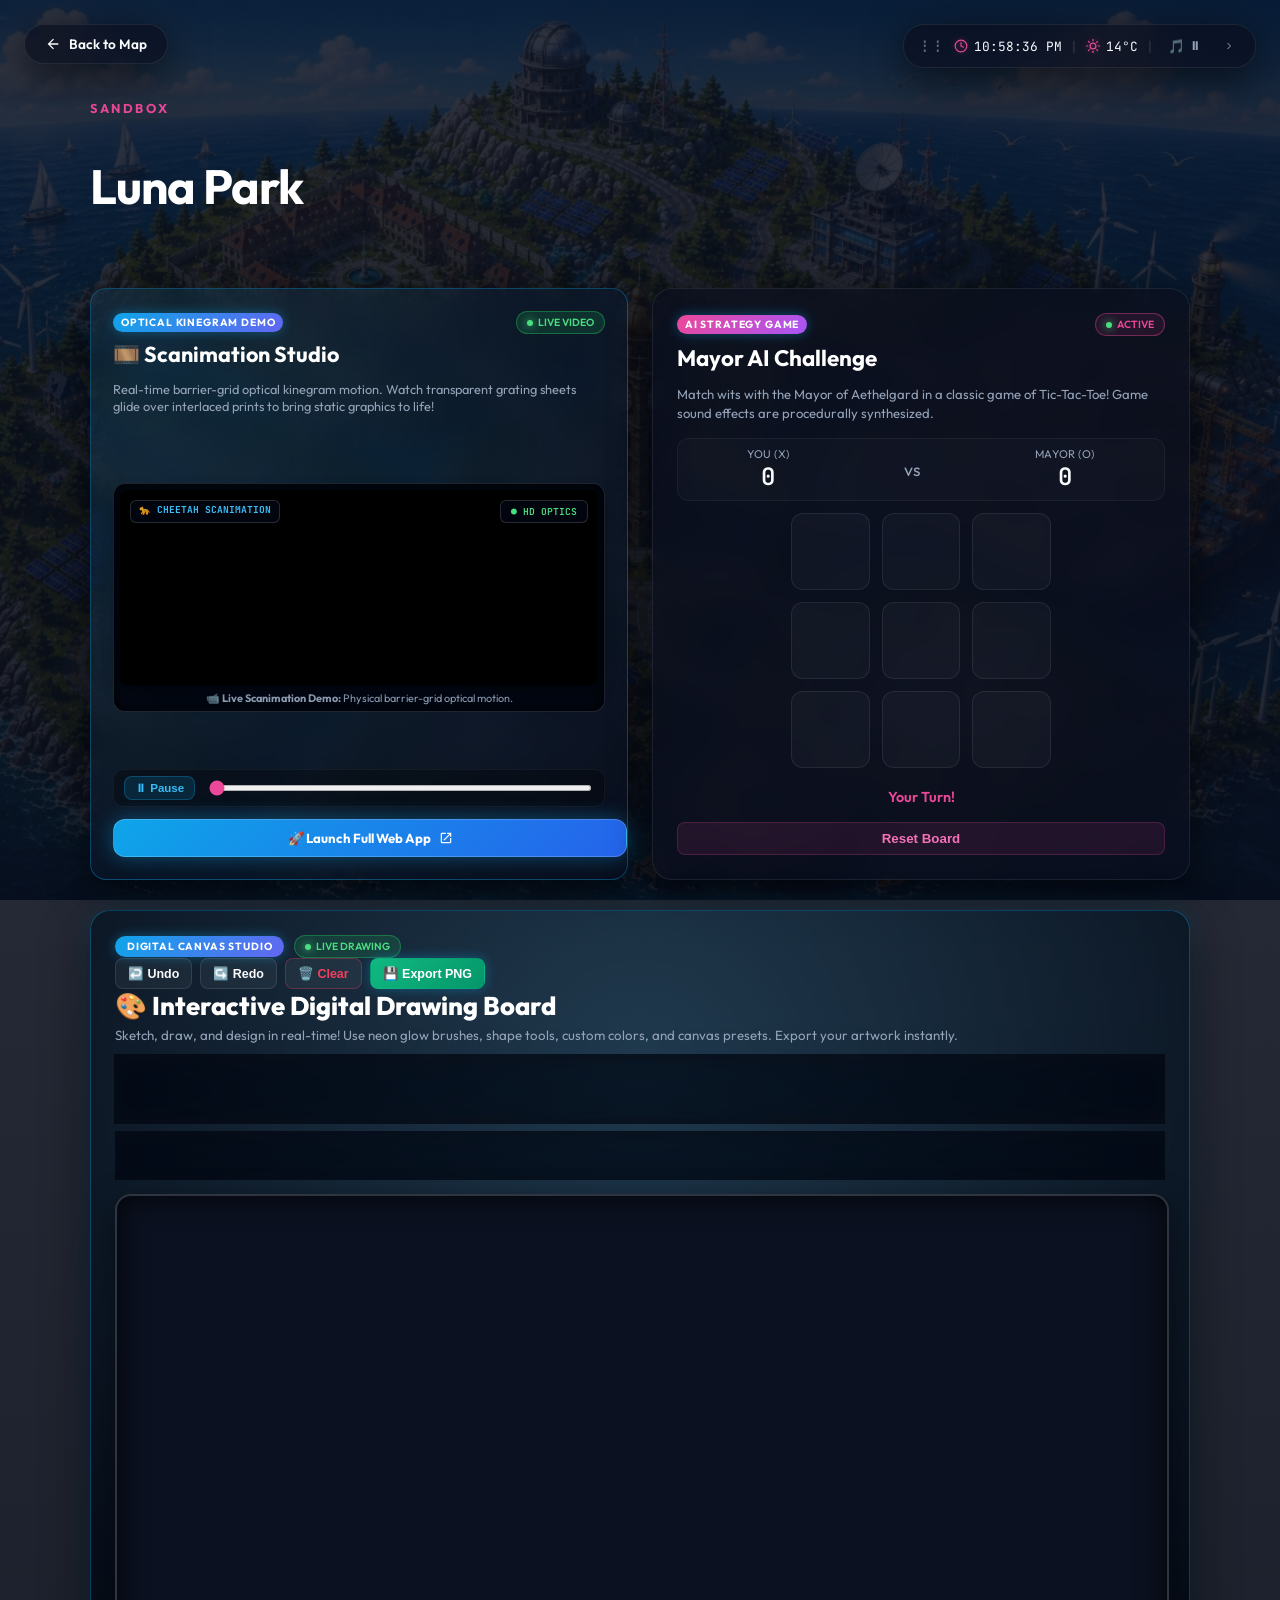
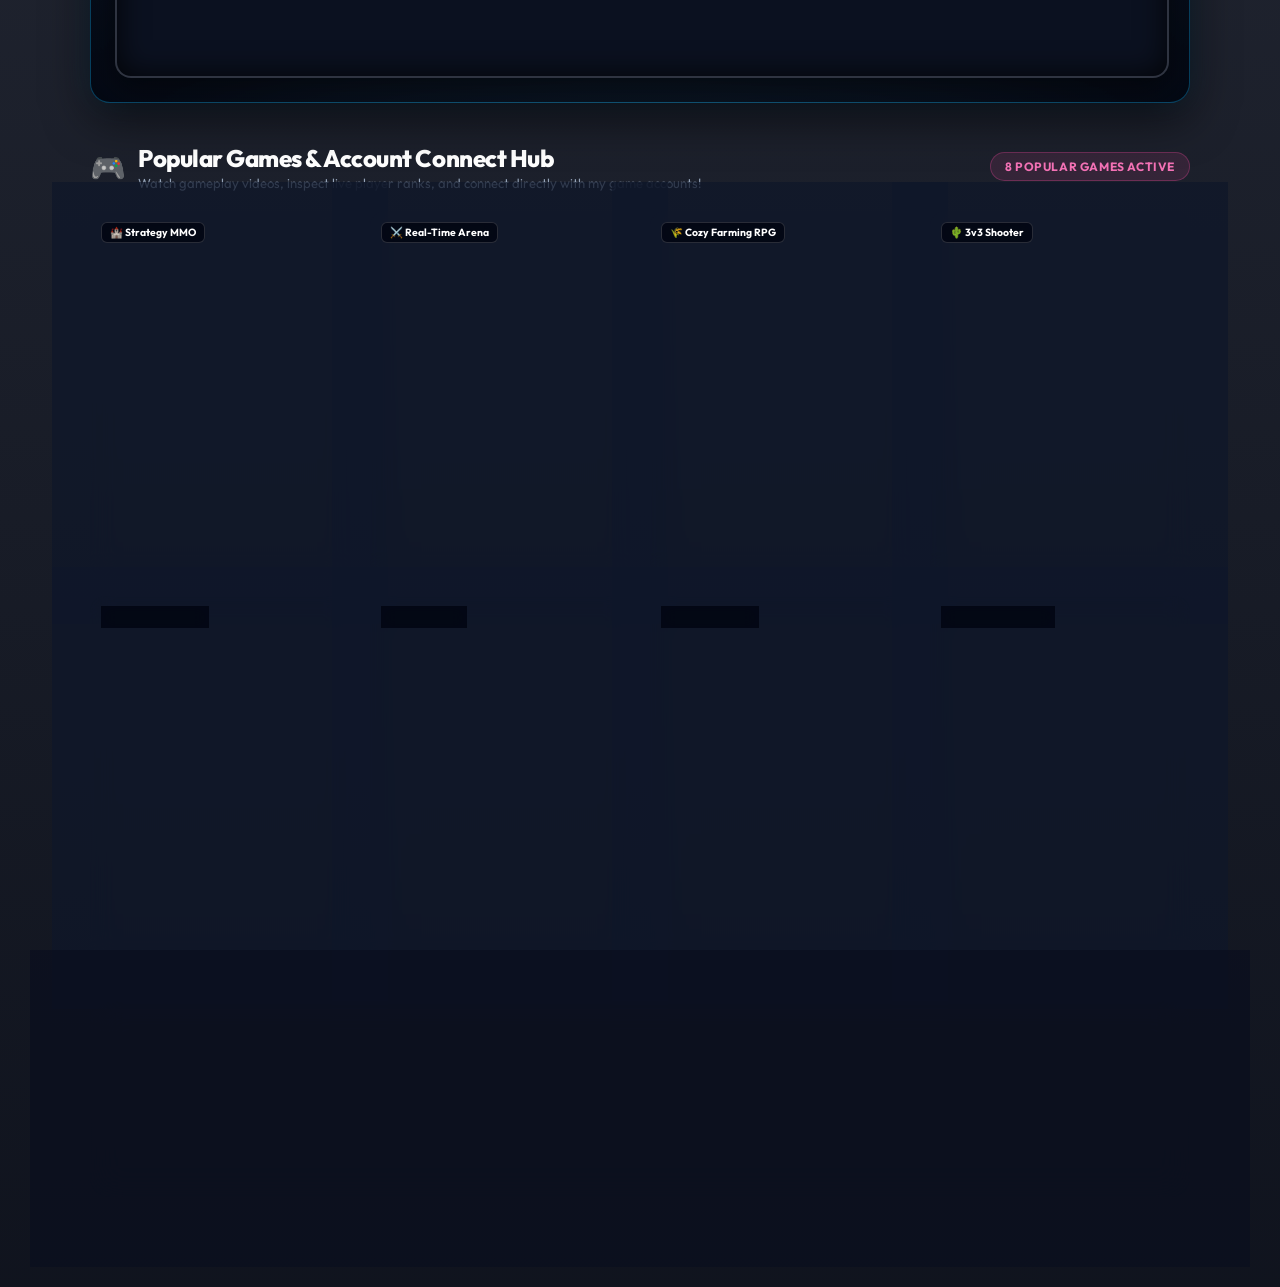
<file: playground.html>
<!DOCTYPE html>
<html lang="en">
<head>
  <meta charset="UTF-8">
  <meta name="viewport" content="width=device-width, initial-scale=1.0">
  <title>Luna Park - Sandbox & Games</title>
  <link rel="stylesheet" href="subpage.css">
  <style>
    .game-board {
      display: grid;
      grid-template-columns: repeat(3, 1fr);
      gap: 12px;
      max-width: 320px;
      margin: 20px auto;
    }
    .game-cell {
      height: 100px;
      background: rgba(255, 255, 255, 0.03);
      border: 1px solid rgba(255, 255, 255, 0.08);
      border-radius: 12px;
      display: flex;
      justify-content: center;
      align-items: center;
      font-size: 2.2rem;
      font-weight: 700;
      cursor: pointer;
      transition: all 0.2s;
    }
    .game-cell:hover {
      background: rgba(236, 72, 153, 0.05);
      border-color: var(--accent-color);
      box-shadow: 0 0 10px var(--accent-glow);
    }
    .game-cell.x {
      color: #38bdf8;
      text-shadow: 0 0 15px rgba(56, 189, 248, 0.4);
    }
    .game-cell.o {
      color: #ec4899;
      text-shadow: 0 0 15px rgba(236, 72, 153, 0.4);
    }
    .scoreboard {
      display: flex;
      justify-content: space-around;
      align-items: center;
      background: rgba(255, 255, 255, 0.02);
      border: 1px solid rgba(255, 255, 255, 0.05);
      border-radius: 12px;
      padding: 12px;
      margin-bottom: 20px;
    }
    .score-box {
      display: flex;
      flex-direction: column;
      align-items: center;
    }
    .score-label {
      font-size: 0.7rem;
      color: var(--text-secondary);
      text-transform: uppercase;
      letter-spacing: 0.05em;
    }
    .score-val {
      font-family: var(--font-mono);
      font-size: 1.5rem;
      font-weight: 600;
      color: var(--text-primary);
    }
    .status-banner {
      text-align: center;
      font-size: 1rem;
      font-weight: 600;
      color: var(--accent-color);
      min-height: 24px;
      margin-top: 15px;
    }
    .reset-btn {
      background: rgba(236, 72, 153, 0.1);
      border: 1px solid rgba(236, 72, 153, 0.2);
      color: #f472b6;
      width: 100%;
      padding: 10px;
      border-radius: 8px;
      font-weight: 600;
      cursor: pointer;
      margin-top: 15px;
      transition: all 0.2s;
    }
    .reset-btn:hover {
      background: #ec4899;
      color: #030712;
      border-color: transparent;
      box-shadow: 0 0 12px var(--accent-glow);
    }

    /* Scanimation Hero Live Box Styles */
    .scanimation-hero-box {
      padding: 28px;
      margin-bottom: 35px;
      border: 1px solid rgba(14, 165, 233, 0.35);
      background: radial-gradient(circle at 10% 20%, rgba(14, 165, 233, 0.12), rgba(10, 15, 30, 0.92));
      border-radius: 20px;
      box-shadow: 0 12px 40px rgba(0, 0, 0, 0.6), 0 0 25px rgba(14, 165, 233, 0.15);
      position: relative;
      overflow: hidden;
    }
    .scanimation-hero-box::before {
      content: '';
      position: absolute;
      top: -50%;
      right: -20%;
      width: 350px;
      height: 350px;
      background: radial-gradient(circle, rgba(236, 72, 153, 0.15), transparent 70%);
      pointer-events: none;
      filter: blur(50px);
    }
    .scanimation-header-row {
      display: flex;
      justify-content: space-between;
      align-items: flex-start;
      gap: 20px;
      margin-bottom: 24px;
      flex-wrap: wrap;
    }
    .scanimation-badges-row {
      display: flex;
      gap: 8px;
      flex-wrap: wrap;
      align-items: center;
      margin-bottom: 8px;
    }
    .scanimation-badge {
      background: linear-gradient(135deg, #0ea5e9, #6366f1);
      color: #ffffff;
      padding: 4px 12px;
      border-radius: 20px;
      font-size: 0.7rem;
      font-weight: 700;
      text-transform: uppercase;
      letter-spacing: 0.08em;
      box-shadow: 0 0 12px rgba(14, 165, 233, 0.4);
    }
    .scanimation-badge-live {
      background: rgba(34, 197, 94, 0.15);
      border: 1px solid rgba(34, 197, 94, 0.4);
      color: #4ade80;
      padding: 4px 10px;
      border-radius: 20px;
      font-size: 0.7rem;
      font-weight: 600;
      display: flex;
      align-items: center;
      gap: 5px;
    }
    .scanimation-badge-live::before {
      content: '';
      width: 6px;
      height: 6px;
      background: #4ade80;
      border-radius: 50%;
      box-shadow: 0 0 8px #4ade80;
      animation: pulseLive 1.5s infinite;
    }
    @keyframes pulseLive {
      0%, 100% { opacity: 1; transform: scale(1); }
      50% { opacity: 0.4; transform: scale(1.3); }
    }
    .scanimation-title {
      font-size: 1.8rem;
      font-weight: 700;
      margin: 4px 0 8px 0;
      color: #ffffff;
      display: flex;
      align-items: center;
      gap: 10px;
    }
    .scanimation-desc {
      font-size: 0.88rem;
      color: var(--text-secondary);
      line-height: 1.5;
      max-width: 650px;
    }
    .scanimation-launch-btn {
      background: linear-gradient(135deg, #0ea5e9, #2563eb);
      color: #ffffff;
      padding: 12px 22px;
      border-radius: 12px;
      font-size: 0.85rem;
      font-weight: 700;
      text-decoration: none;
      display: inline-flex;
      align-items: center;
      gap: 8px;
      box-shadow: 0 0 20px rgba(14, 165, 233, 0.4);
      transition: all 0.25s ease;
      border: 1px solid rgba(255, 255, 255, 0.2);
    }
    .scanimation-launch-btn:hover {
      transform: translateY(-2px);
      box-shadow: 0 0 28px rgba(14, 165, 233, 0.7);
      background: linear-gradient(135deg, #38bdf8, #3b82f6);
      color: #ffffff;
    }
    .scanimation-stage-grid {
      display: grid;
      grid-template-columns: 1.1fr 0.9fr;
      gap: 24px;
      align-items: stretch;
    }
    @media (max-width: 880px) {
      .scanimation-stage-grid {
        grid-template-columns: 1fr;
      }
    }
    .scanimation-viewport-card {
      background: rgba(3, 7, 18, 0.8);
      border: 1px solid rgba(255, 255, 255, 0.1);
      border-radius: 16px;
      padding: 18px;
      display: flex;
      flex-direction: column;
      align-items: center;
      box-shadow: inset 0 0 20px rgba(0, 0, 0, 0.8);
    }
    .scanimation-viewport {
      position: relative;
      width: 100%;
      max-width: 440px;
      height: 290px;
      border-radius: 12px;
      overflow: hidden;
      box-shadow: 0 8px 24px rgba(0, 0, 0, 0.5), 0 0 15px rgba(14, 165, 233, 0.2);
      border: 1px solid rgba(255, 255, 255, 0.15);
      cursor: grab;
      user-select: none;
      touch-action: none;
      background: #ffffff;
    }
    .scanimation-viewport:active {
      cursor: grabbing;
    }
    .scanimation-canvas {
      width: 100%;
      height: 100%;
      display: block;
    }
    .scanimation-grating-layer {
      position: absolute;
      top: 0;
      left: 0;
      width: 100%;
      height: 100%;
      pointer-events: none;
      transition: transform 0.04s linear;
    }
    .scanimation-overlay-hud {
      position: absolute;
      top: 10px;
      left: 10px;
      right: 10px;
      display: flex;
      justify-content: space-between;
      pointer-events: none;
      z-index: 10;
    }
    .hud-chip {
      background: rgba(3, 7, 18, 0.75);
      backdrop-filter: blur(8px);
      border: 1px solid rgba(255, 255, 255, 0.15);
      color: #e2e8f0;
      padding: 4px 10px;
      border-radius: 6px;
      font-family: var(--font-mono);
      font-size: 0.68rem;
      font-weight: 600;
    }
    .scanimation-controls-panel {
      display: flex;
      flex-direction: column;
      gap: 16px;
      justify-content: space-between;
    }
    .scan-mode-tabs {
      display: flex;
      gap: 6px;
      background: rgba(0, 0, 0, 0.3);
      padding: 4px;
      border-radius: 10px;
      border: 1px solid rgba(255, 255, 255, 0.06);
    }
    .scan-tab-btn {
      flex: 1;
      padding: 8px 12px;
      font-size: 0.78rem;
      font-weight: 600;
      border: none;
      background: transparent;
      color: var(--text-secondary);
      border-radius: 8px;
      cursor: pointer;
      transition: all 0.2s;
    }
    .scan-tab-btn.active {
      background: var(--accent-color);
      color: #030712;
      box-shadow: 0 0 10px var(--accent-glow);
    }
    .scan-presets-grid {
      display: grid;
      grid-template-columns: repeat(3, 1fr);
      gap: 8px;
    }
    .scan-preset-btn {
      background: rgba(255, 255, 255, 0.04);
      border: 1px solid rgba(255, 255, 255, 0.08);
      color: var(--text-primary);
      padding: 10px 6px;
      border-radius: 8px;
      font-size: 0.75rem;
      font-weight: 500;
      cursor: pointer;
      text-align: center;
      transition: all 0.2s;
      display: flex;
      flex-direction: column;
      align-items: center;
      gap: 4px;
    }
    .scan-preset-btn:hover {
      border-color: var(--accent-color);
      background: rgba(14, 165, 233, 0.1);
    }
    .scan-preset-btn.active {
      border-color: var(--accent-color);
      background: rgba(14, 165, 233, 0.25);
      color: #38bdf8;
      box-shadow: 0 0 10px rgba(14, 165, 233, 0.3);
    }
    .scrub-row {
      display: flex;
      align-items: center;
      gap: 12px;
      background: rgba(0, 0, 0, 0.3);
      padding: 10px 14px;
      border-radius: 10px;
      border: 1px solid rgba(255, 255, 255, 0.05);
    }
    .scrub-slider {
      flex: 1;
      accent-color: var(--accent-color);
      height: 6px;
      cursor: pointer;
    }
    .play-toggle-btn {
      background: rgba(14, 165, 233, 0.15);
      border: 1px solid rgba(14, 165, 233, 0.3);
      color: #38bdf8;
      padding: 8px 14px;
      border-radius: 8px;
      font-size: 0.78rem;
      font-weight: 600;
      cursor: pointer;
      transition: all 0.2s;
      white-space: nowrap;
    }
    .play-toggle-btn:hover {
      background: #0ea5e9;
      color: #030712;
    }
    .optics-config-row {
      display: flex;
      gap: 10px;
      flex-wrap: wrap;
    }
    .optics-pill-group {
      display: flex;
      align-items: center;
      gap: 6px;
      background: rgba(0, 0, 0, 0.3);
      padding: 6px 10px;
      border-radius: 8px;
      border: 1px solid rgba(255, 255, 255, 0.05);
    }
    .optics-pill-label {
      font-size: 0.65rem;
      color: var(--text-secondary);
      text-transform: uppercase;
      letter-spacing: 0.05em;
      font-weight: 600;
    }
    .optics-pill-btn {
      background: rgba(255, 255, 255, 0.05);
      border: 1px solid rgba(255, 255, 255, 0.08);
      color: var(--text-primary);
      padding: 3px 8px;
      border-radius: 4px;
      font-size: 0.7rem;
      font-weight: 600;
      cursor: pointer;
      transition: all 0.2s;
    }
    .optics-pill-btn.active {
      background: var(--accent-color);
      color: #030712;
      border-color: transparent;
    }
    .game-quiz-box {
      background: rgba(255, 255, 255, 0.03);
      border: 1px solid rgba(255, 255, 255, 0.08);
      border-radius: 12px;
      padding: 16px;
      display: flex;
      flex-direction: column;
      gap: 12px;
    }
    .quiz-title {
      font-size: 0.9rem;
      font-weight: 600;
      color: var(--text-primary);
    }
    .quiz-choices {
      display: grid;
      grid-template-columns: 1fr 1fr;
      gap: 8px;
    }
    .quiz-choice-btn {
      background: rgba(255, 255, 255, 0.05);
      border: 1px solid rgba(255, 255, 255, 0.08);
      color: var(--text-primary);
      padding: 10px;
      border-radius: 8px;
      font-size: 0.78rem;
      font-weight: 600;
      cursor: pointer;
      transition: all 0.2s;
      text-align: left;
    }
    .quiz-choice-btn:hover {
      background: rgba(236, 72, 153, 0.15);
      border-color: #ec4899;
      color: #f472b6;
    }

    /* ==================================================== */
    /* POPULAR GAMES SHOWCASE & CONNECT HUB STYLES          */
    /* ==================================================== */
    .pop-games-section {
      margin-top: 40px;
      margin-bottom: 40px;
    }
    .pop-games-header {
      display: flex;
      justify-content: space-between;
      align-items: center;
      margin-bottom: 20px;
      flex-wrap: wrap;
      gap: 12px;
    }
    .pop-games-title-group {
      display: flex;
      align-items: center;
      gap: 12px;
    }
    .pop-games-icon {
      font-size: 1.8rem;
    }
    .pop-games-h2 {
      font-size: 1.5rem;
      font-weight: 800;
      color: #ffffff;
      margin: 0;
      letter-spacing: -0.02em;
    }
    .pop-games-subtitle {
      font-size: 0.82rem;
      color: var(--text-secondary);
      margin-top: 2px;
    }
    .pop-games-count-chip {
      background: rgba(236, 72, 153, 0.12);
      border: 1px solid rgba(236, 72, 153, 0.3);
      color: #f472b6;
      padding: 6px 14px;
      border-radius: 20px;
      font-size: 0.75rem;
      font-weight: 700;
      letter-spacing: 0.05em;
    }

    .pop-games-grid {
      display: grid;
      grid-template-columns: repeat(4, 1fr);
      gap: 20px;
    }
    @media (max-width: 1200px) {
      .pop-games-grid {
        grid-template-columns: repeat(2, 1fr);
      }
    }
    @media (max-width: 640px) {
      .pop-games-grid {
        grid-template-columns: 1fr;
      }
    }

    .pop-game-card {
      background: rgba(15, 23, 42, 0.75);
      backdrop-filter: blur(12px);
      border: 1px solid rgba(255, 255, 255, 0.1);
      border-radius: 16px;
      overflow: hidden;
      display: flex;
      flex-direction: column;
      justify-content: space-between;
      transition: all 0.3s cubic-bezier(0.4, 0, 0.2, 1);
      position: relative;
      box-shadow: 0 10px 25px rgba(0, 0, 0, 0.4);
    }
    .pop-game-card:hover {
      transform: translateY(-6px);
      border-color: var(--theme-color, #ec4899);
      box-shadow: 0 16px 35px rgba(0, 0, 0, 0.6), 0 0 20px var(--theme-glow, rgba(236, 72, 153, 0.3));
    }
    .pop-game-banner {
      width: 100%;
      height: 140px;
      object-fit: cover;
      display: block;
      transition: transform 0.5s ease;
    }
    .pop-game-card:hover .pop-game-banner {
      transform: scale(1.05);
    }
    .pop-game-banner-container {
      position: relative;
      overflow: hidden;
      height: 140px;
      background: #090d16;
    }
    .pop-game-badge {
      position: absolute;
      top: 10px;
      left: 10px;
      background: rgba(3, 7, 18, 0.85);
      backdrop-filter: blur(8px);
      border: 1px solid rgba(255, 255, 255, 0.15);
      color: #fff;
      font-size: 0.65rem;
      font-weight: 700;
      padding: 3px 8px;
      border-radius: 6px;
      z-index: 2;
    }
    .pop-game-dev {
      position: absolute;
      top: 10px;
      right: 10px;
      background: var(--theme-color, #0ea5e9);
      color: #030712;
      font-size: 0.62rem;
      font-weight: 800;
      padding: 2px 7px;
      border-radius: 4px;
      text-transform: uppercase;
      letter-spacing: 0.05em;
      z-index: 2;
    }
    .pop-game-body {
      padding: 16px;
      display: flex;
      flex-direction: column;
      gap: 12px;
      flex: 1;
    }
    .pop-game-title {
      font-size: 1.1rem;
      font-weight: 700;
      color: #ffffff;
      margin: 0 0 4px 0;
      display: flex;
      align-items: center;
      gap: 6px;
    }
    .pop-game-stats-list {
      display: flex;
      flex-direction: column;
      gap: 6px;
      background: rgba(0, 0, 0, 0.3);
      padding: 10px;
      border-radius: 10px;
      border: 1px solid rgba(255, 255, 255, 0.05);
    }
    .pop-game-stat-item {
      display: flex;
      justify-content: space-between;
      font-size: 0.72rem;
    }
    .pop-game-stat-label {
      color: var(--text-secondary);
    }
    .pop-game-stat-val {
      font-weight: 700;
      color: var(--theme-color-light, #f472b6);
      font-family: var(--font-mono);
    }
    .pop-game-tag-pill {
      font-family: var(--font-mono);
      font-size: 0.72rem;
      background: rgba(255, 255, 255, 0.05);
      border: 1px dashed rgba(255, 255, 255, 0.15);
      padding: 4px 8px;
      border-radius: 6px;
      color: #38bdf8;
      text-align: center;
      font-weight: 600;
      display: flex;
      align-items: center;
      justify-content: center;
      gap: 6px;
    }
    .pop-game-actions {
      display: grid;
      grid-template-columns: 1fr 1fr;
      gap: 8px;
      margin-top: 4px;
    }
    .game-act-btn {
      padding: 8px 6px;
      border-radius: 8px;
      font-size: 0.72rem;
      font-weight: 700;
      border: none;
      cursor: pointer;
      display: flex;
      align-items: center;
      justify-content: center;
      gap: 4px;
      transition: all 0.2s ease;
    }
    .game-act-btn-watch {
      background: rgba(255, 255, 255, 0.08);
      border: 1px solid rgba(255, 255, 255, 0.15);
      color: #ffffff;
    }
    .game-act-btn-watch:hover {
      background: rgba(255, 255, 255, 0.18);
      border-color: #ffffff;
      transform: translateY(-1px);
    }
    .game-act-btn-connect {
      background: var(--theme-color, #ec4899);
      color: #030712;
      box-shadow: 0 0 12px var(--theme-glow, rgba(236, 72, 153, 0.4));
    }
    .game-act-btn-connect:hover {
      filter: brightness(1.15);
      transform: translateY(-1px);
      box-shadow: 0 0 18px var(--theme-glow, rgba(236, 72, 153, 0.7));
    }

    /* Game Modals */
    .game-modal-overlay {
      position: fixed;
      top: 0;
      left: 0;
      width: 100vw;
      height: 100vh;
      background: rgba(3, 7, 18, 0.85);
      backdrop-filter: blur(12px);
      z-index: 10000;
      display: flex;
      align-items: center;
      justify-content: center;
      padding: 20px;
      opacity: 0;
      pointer-events: none;
      transition: opacity 0.3s ease;
    }
    .game-modal-overlay.active {
      opacity: 1;
      pointer-events: auto;
    }
    .game-modal-card {
      background: #0b1120;
      border: 1px solid rgba(255, 255, 255, 0.15);
      border-radius: 20px;
      width: 100%;
      max-width: 680px;
      overflow: hidden;
      box-shadow: 0 20px 50px rgba(0, 0, 0, 0.8), 0 0 30px rgba(14, 165, 233, 0.2);
      transform: scale(0.92);
      transition: transform 0.3s cubic-bezier(0.34, 1.56, 0.64, 1);
      position: relative;
    }
    .game-modal-overlay.active .game-modal-card {
      transform: scale(1);
    }
    .game-modal-header {
      padding: 16px 20px;
      background: rgba(255, 255, 255, 0.03);
      border-bottom: 1px solid rgba(255, 255, 255, 0.08);
      display: flex;
      justify-content: space-between;
      align-items: center;
    }
    .game-modal-close {
      background: rgba(255, 255, 255, 0.1);
      border: none;
      color: #fff;
      width: 30px;
      height: 30px;
      border-radius: 50%;
      cursor: pointer;
      display: flex;
      align-items: center;
      justify-content: center;
      font-size: 1.1rem;
      transition: background 0.2s;
    }
    .game-modal-close:hover {
      background: #ef4444;
    }
    .game-modal-body {
      padding: 24px;
    }
    .game-video-container {
      position: relative;
      padding-bottom: 56.25%; /* 16:9 aspect ratio */
      height: 0;
      overflow: hidden;
      border-radius: 12px;
      background: #000;
      border: 1px solid rgba(255, 255, 255, 0.1);
      margin-bottom: 16px;
    }
    .game-video-container iframe {
      position: absolute;
      top: 0;
      left: 0;
      width: 100%;
      height: 100%;
      border: 0;
    }

    /* Toast Notification */
    .game-toast {
      position: fixed;
      bottom: 30px;
      right: 30px;
      background: #0ea5e9;
      color: #030712;
      padding: 12px 20px;
      border-radius: 12px;
      font-weight: 700;
      font-size: 0.85rem;
      box-shadow: 0 10px 30px rgba(14, 165, 233, 0.5);
      z-index: 10001;
      transform: translateY(100px);
      opacity: 0;
      transition: all 0.3s cubic-bezier(0.34, 1.56, 0.64, 1);
      display: flex;
      align-items: center;
      gap: 8px;
    }
    .game-toast.show {
      transform: translateY(0);
      opacity: 1;
    }

    /* ==================================================== */
    /* INTERACTIVE DRAWING BOARD STUDIO STYLES               */
    /* ==================================================== */
    .drawing-board-card {
      background: radial-gradient(circle at 50% 20%, rgba(14, 165, 233, 0.15), rgba(3, 7, 18, 0.95));
      border: 1px solid rgba(14, 165, 233, 0.35);
      border-radius: 20px;
      padding: 24px;
      margin-bottom: 35px;
      box-shadow: 0 15px 45px rgba(0, 0, 0, 0.6), 0 0 30px rgba(14, 165, 233, 0.15);
      position: relative;
    }
    .drawing-toolbar {
      display: flex;
      flex-wrap: wrap;
      align-items: center;
      justify-content: space-between;
      gap: 12px;
      background: rgba(3, 7, 18, 0.75);
      backdrop-filter: blur(12px);
      border: 1px solid rgba(255, 255, 255, 0.1);
      border-radius: 14px;
      padding: 12px 16px;
      margin-bottom: 16px;
    }
    .tool-btn-group {
      display: flex;
      align-items: center;
      gap: 6px;
      flex-wrap: wrap;
    }
    .draw-tool-btn {
      background: rgba(255, 255, 255, 0.05);
      border: 1px solid rgba(255, 255, 255, 0.1);
      color: var(--text-primary);
      padding: 7px 12px;
      border-radius: 8px;
      font-size: 0.78rem;
      font-weight: 600;
      cursor: pointer;
      transition: all 0.2s ease;
      display: flex;
      align-items: center;
      gap: 6px;
    }
    .draw-tool-btn:hover {
      background: rgba(14, 165, 233, 0.15);
      border-color: #0ea5e9;
      color: #38bdf8;
    }
    .draw-tool-btn.active {
      background: linear-gradient(135deg, #0ea5e9, #2563eb);
      color: #ffffff;
      border-color: transparent;
      box-shadow: 0 0 12px rgba(14, 165, 233, 0.4);
    }
    .color-swatch-picker {
      display: flex;
      align-items: center;
      gap: 6px;
    }
    .color-swatch {
      width: 22px;
      height: 22px;
      border-radius: 50%;
      border: 2px solid rgba(255, 255, 255, 0.3);
      cursor: pointer;
      transition: transform 0.2s ease;
      flex-shrink: 0;
    }
    .color-swatch:hover, .color-swatch.active {
      transform: scale(1.25);
      border-color: #ffffff;
      box-shadow: 0 0 10px currentColor;
    }
    .canvas-viewport-frame {
      width: 100%;
      height: 480px;
      border-radius: 16px;
      border: 2px solid rgba(255, 255, 255, 0.15);
      box-shadow: inset 0 0 30px rgba(0,0,0,0.8), 0 10px 30px rgba(0,0,0,0.5);
      position: relative;
      overflow: hidden;
      background: #0b1120;
    }
    .canvas-viewport-frame.grid-bg {
      background-size: 20px 20px;
      background-image: linear-gradient(to right, rgba(255, 255, 255, 0.05) 1px, transparent 1px),
                        linear-gradient(to bottom, rgba(255, 255, 255, 0.05) 1px, transparent 1px);
      background-color: #0b1120;
    }
    .canvas-viewport-frame.blueprint-bg {
      background-color: #032b45;
      background-image: linear-gradient(rgba(255, 255, 255, 0.1) 1px, transparent 1px),
                        linear-gradient(90deg, rgba(255, 255, 255, 0.1) 1px, transparent 1px);
      background-size: 25px 25px;
    }
    .canvas-viewport-frame.light-bg {
      background-color: #ffffff;
    }
    #drawingCanvas {
      width: 100%;
      height: 100%;
      display: block;
      cursor: crosshair;
    }
    .brush-size-preview {
      width: 24px;
      height: 24px;
      border-radius: 50%;
      background: #0ea5e9;
      display: flex;
      align-items: center;
      justify-content: center;
      box-shadow: 0 0 8px rgba(14, 165, 233, 0.5);
    }
  </style>
</head>
<body class="accent-pink">

  <!-- UI Overlay for Toolbox -->
  <div class="ui-overlay">
    <div class="toolbox glass-panel collapsed" id="mainToolbox">
      <!-- Minimized Horizontal Info-Bar -->
      <div class="toolbox-minimized-content" id="toolboxMinimizedContent">
        <div class="drag-dots">⋮⋮</div>
        <div class="minimized-time">
          <svg class="icon-clock" viewBox="0 0 24 24" style="width:14px;height:14px;fill:none;stroke:currentColor;stroke-width:2;stroke-linecap:round;stroke-linejoin:round;"><circle cx="12" cy="12" r="10"></circle><polyline points="12 6 12 12 16 14"></polyline></svg>
          <span id="minimizedClock">00:00:00 AM</span>
        </div>
        <div class="minimized-divider">|</div>
        <div class="minimized-weather">
          <svg class="icon-weather" id="minimizedWeatherIcon" viewBox="0 0 24 24" style="width:14px;height:14px;fill:none;stroke:currentColor;stroke-width:2;stroke-linecap:round;stroke-linejoin:round;"><path d="M12 2v2M12 20v2M4.93 4.93l1.41 1.41M17.66 17.66l1.41 1.41M2 12h2M20 12h2M6.34 17.66l-1.41 1.41M19.07 4.93l-1.41 1.41"></path><circle cx="12" cy="12" r="4"></circle></svg>
          <span id="minimizedTemp">24°C</span>
        </div>
        <div class="minimized-divider">|</div>
        <div style="display: flex; align-items: center; gap: 4px; font-size: 0.8rem;">
          <span>🎵</span>
          <span id="musicMiniPlayState" class="mini-play-state" style="color: var(--text-secondary); font-family: var(--font-mono); font-weight: bold;">⏸</span>
        </div>
        <button class="toolbox-toggle-btn" id="expandBtn" onclick="toggleToolboxCollapse(event)" aria-label="Expand Toolbox">
          <svg viewBox="0 0 24 24" style="width:16px;height:16px;fill:none;stroke:currentColor;stroke-width:2;"><polyline points="15 18 9 12 15 6"></polyline></svg>
        </button>
      </div>

      <!-- Expanded Detailed Dashboard -->
      <div class="toolbox-expanded-content" id="toolboxExpandedContent">
        <!-- Header Row -->
        <div class="toolbox-header-row" id="toolboxDragHandle">
          <div class="header-left">
             <span class="drag-dots-icon">⋮⋮</span>
             <span class="header-title">CITY TOOLBOX</span>
          </div>
          <div class="header-right" onclick="event.stopPropagation()">
            <!-- Sound toggle button -->
            <button class="header-btn" id="soundToggle" onclick="toggleAmbientSound(event)" title="Toggle Sound">
              <svg id="soundIcon" viewBox="0 0 24 24" style="width:14px;height:14px;fill:currentColor;"><path d="M3.63 3.63L2.05 5.2l4.5 4.5H3v5h3.33L11 19.33V14.2l5.73 5.73c-.7.5-1.5.87-2.38 1.07v2.06c1.43-.3 2.73-.97 3.82-1.89l2.25 2.25 1.58-1.58L3.63 3.63zM9 14.17L6.83 12H5v1h4v1.17zM19 12c0-1.77-1.02-3.29-2.5-4.03v2.21l2.45 2.45c.03-.21.05-.42.05-.63zm1.96-3.87l-1.48 1.48c.33.73.52 1.54.52 2.39 0 2.25-1.28 4.2-3.17 5.16l1.49 1.49C20.52 16.92 22 14.64 22 12c0-1.45-.42-2.8-1.04-3.87zM11 4.67L8.83 6.84l1.58 1.58 1.58-1.58V4.67z"/></svg>
            </button>
            <!-- Auto/Manual toggle button -->
            <button class="header-btn mode-btn active" id="btn-mode-auto" onclick="toggleControlMode(event)" title="Toggle Control Mode">
              <svg class="icon-sparkles" viewBox="0 0 24 24" style="width:12px;height:12px;fill:none;stroke:currentColor;stroke-width:2;stroke-linecap:round;stroke-linejoin:round;"><path d="M12 2v2M12 20v2M4.93 4.93l1.41 1.41M17.66 17.66l1.41 1.41M2 12h2M20 12h2M6.34 17.66l-1.41 1.41M19.07 4.93l-1.41 1.41"></path></svg>
              <span id="controlModeText">Auto</span>
            </button>
            <!-- Collapse button -->
            <button class="header-btn" id="collapseBtn" onclick="toggleToolboxCollapse(event)" title="Collapse Toolbox">
              <svg viewBox="0 0 24 24" style="width:16px;height:16px;fill:none;stroke:currentColor;stroke-width:2;"><polyline points="9 18 15 12 9 6"></polyline></svg>
            </button>
          </div>
        </div>

        <!-- Row 1: Clock, Time and Date -->
        <div class="toolbox-row-clock">
          <div class="row-clock-left">
            <svg class="icon-clock" viewBox="0 0 24 24" style="width:14px;height:14px;fill:none;stroke:currentColor;stroke-width:2;stroke-linecap:round;stroke-linejoin:round;"><circle cx="12" cy="12" r="10"></circle><polyline points="12 6 12 12 16 14"></polyline></svg>
            <span class="clock-display" id="clock">00:00:00 AM</span>
          </div>
          <div class="row-clock-right" id="calendarDate">
            Loading Date...
          </div>
        </div>

        <!-- Row 2: Dropdown Selectors -->
        <div class="toolbox-row-selectors">
          <!-- Calendar selector -->
          <button class="selector-btn" id="selectorCalendar" onclick="toggleDropdown('calendar')">
            <div class="selector-btn-left">
              <svg class="icon-calendar" viewBox="0 0 24 24" style="width:14px;height:14px;fill:none;stroke:currentColor;stroke-width:2;stroke-linecap:round;stroke-linejoin:round;"><rect x="3" y="4" width="18" height="18" rx="2" ry="2"></rect><line x1="16" y1="2" x2="16" y2="6"></line><line x1="8" y1="2" x2="8" y2="6"></line><line x1="3" y1="10" x2="21" y2="10"></line></svg>
              <span>Calendar</span>
            </div>
            <svg class="chevron-icon" id="chevronCalendar" viewBox="0 0 24 24" style="width:14px;height:14px;fill:none;stroke:currentColor;stroke-width:2;"><polyline points="6 9 12 15 18 9"></polyline></svg>
          </button>
          <!-- Weather selector -->
          <button class="selector-btn" id="selectorWeather" onclick="toggleDropdown('weather')">
            <div class="selector-btn-left">
              <svg class="icon-weather-main" id="currentWeatherIcon" viewBox="0 0 24 24" style="width:14px;height:14px;fill:none;stroke:currentColor;stroke-width:2;stroke-linecap:round;stroke-linejoin:round;"><path d="M12 2v2M12 20v2M4.93 4.93l1.41 1.41M17.66 17.66l1.41 1.41M2 12h2M20 12h2M6.34 17.66l-1.41 1.41M19.07 4.93l-1.41 1.41"></path><circle cx="12" cy="12" r="4"></circle></svg>
              <span id="currentWeatherText">24°C</span>
            </div>
            <svg class="chevron-icon" id="chevronWeather" viewBox="0 0 24 24" style="width:14px;height:14px;fill:none;stroke:currentColor;stroke-width:2;"><polyline points="6 9 12 15 18 9"></polyline></svg>
          </button>
        </div>

        <!-- Soundtrack selector -->
        <div class="toolbox-row-music-selector" style="margin-top: 10px;">
          <button class="selector-btn selector-btn-full" id="selectorMusic" onclick="toggleDropdown('music')" style="width: 100%; display: flex; justify-content: space-between;">
            <div class="selector-btn-left">
              <svg class="icon-music" viewBox="0 0 24 24" style="width:14px;height:14px;fill:none;stroke:currentColor;stroke-width:2;stroke-linecap:round;stroke-linejoin:round;color:var(--accent-color);"><path d="M9 18V5l12-2v13"></path><circle cx="6" cy="18" r="3"></circle><circle cx="18" cy="16" r="3"></circle></svg>
              <span id="musicStatusText">Soundtrack: Heat Waves</span>
            </div>
            <div style="display: flex; align-items: center; gap: 8px;">
              <span class="mini-play-state" style="font-size: 0.65rem; color: var(--text-secondary);">⏸</span>
              <svg class="chevron-icon" id="chevronMusic" viewBox="0 0 24 24" style="width:14px;height:14px;fill:none;stroke:currentColor;stroke-width:2;"><polyline points="6 9 12 15 18 9"></polyline></svg>
            </div>
          </button>
        </div>

        <!-- Content Panel (Collapsible dropdown panels) -->
        <div class="toolbox-dropdown-panel" id="dropdownPanel" style="display: none;">
          <!-- Calendar Dropdown -->
          <div class="dropdown-content-item" id="contentCalendar" style="display: none;">
            <div class="calendar-header">
              <span class="calendar-month-year" id="calendarMonthYear">July 2026</span>
              <span class="calendar-today-label" onclick="goToToday()">Today</span>
            </div>
            <div class="calendar-weekdays">
              <span>S</span><span>M</span><span>T</span><span>W</span><span>T</span><span>F</span><span>S</span>
            </div>
            <div class="calendar-grid" id="calendarGrid">
              <!-- Populated dynamically via JS -->
            </div>
          </div>

          <!-- Weather Dropdown -->
          <div class="dropdown-content-item" id="contentWeather" style="display: none;">
            <div class="weather-header">
              <div class="weather-location">
                <svg class="icon-pin" viewBox="0 0 24 24" style="width:12px;height:12px;fill:none;stroke:currentColor;stroke-width:2;stroke-linecap:round;stroke-linejoin:round;"><path d="M21 10c0 7-9 13-9 13s-9-6-9-13a9 9 0 0 1 18 0z"></path><circle cx="12" cy="10" r="3"></circle></svg>
                <span id="weatherLocationName">Local Area</span>
              </div>
              <button class="gps-btn" id="gpsBtn" onclick="syncGPS(event)">
                <svg class="icon-sync" id="gpsIcon" viewBox="0 0 24 24" style="width:10px;height:10px;fill:none;stroke:currentColor;stroke-width:2;stroke-linecap:round;stroke-linejoin:round;"><path d="M21.5 2v6h-6M21.34 15.57a10 10 0 1 1-.57-8.38l5.67-5.67"></path></svg>
                <span>GPS</span>
              </button>
            </div>
            <div class="weather-subheader">WEATHER ATMOSPHERE</div>
            <div class="weather-grid">
              <button class="weather-btn active" id="weather-clear" onclick="setWeather('clear')">Clear</button>
              <button class="weather-btn" id="weather-rain" onclick="setWeather('rain')">Rain</button>
              <button class="weather-btn" id="weather-snow" onclick="setWeather('snow')">Snow</button>
              <button class="weather-btn" id="weather-thunderstorm" onclick="setWeather('thunderstorm')">Thunderstorm</button>
              <button class="weather-btn" id="weather-fog" onclick="setWeather('fog')">Fog</button>
              <button class="weather-btn" id="weather-cloudy" onclick="setWeather('cloudy')">Cloudy</button>
            </div>
          </div>

          <!-- Music Dropdown -->
          <div class="dropdown-content-item" id="contentMusic" style="display: none;">
            <div class="music-player-container">
              <!-- Song Details Cover Row -->
              <div class="music-cover-row">
                <div class="vinyl-container">
                  <div class="vinyl-record" id="vinylRecord">
                    <div class="vinyl-center"></div>
                  </div>
                </div>
                <div class="music-details">
                  <span class="music-title" id="musicTitle">Heat Waves</span>
                  <span class="music-artist" id="musicArtist">Glass Animals</span>
                  <div class="music-badge-row">
                    <span class="music-tag">Chiptune Synth</span>
                  </div>
                </div>
              </div>

              <!-- Animated Visualizer & Scrolling Lyrics -->
              <div class="music-visual-row">
                <div class="lyrics-container">
                  <div class="lyrics-text" id="lyricsText">"Sometimes all I think about is you..."</div>
                </div>
                <div class="audio-visualizer" id="visualizer">
                  <div class="bar"></div>
                  <div class="bar"></div>
                  <div class="bar"></div>
                  <div class="bar"></div>
                  <div class="bar"></div>
                  <div class="bar"></div>
                  <div class="bar"></div>
                  <div class="bar"></div>
                  <div class="bar"></div>
                  <div class="bar"></div>
                  <div class="bar"></div>
                  <div class="bar"></div>
                </div>
              </div>

              <!-- Playback Controls -->
              <div class="music-controls" style="display: flex; align-items: center; justify-content: center; gap: 10px; margin-bottom: 12px;">
                <!-- Save Button -->
                <button class="music-btn save-song-btn-circle" id="saveSongBtn" onclick="toggleSaveCurrentSong(event)" title="Save to Favorites">
                  <svg class="heart-icon" id="heartIcon" viewBox="0 0 24 24" style="width:14px;height:14px;fill:none;stroke:currentColor;stroke-width:2.5;transition: all 0.2s; pointer-events: none;">
                    <path d="M20.84 4.61a5.5 5.5 0 0 0-7.78 0L12 5.67l-1.06-1.06a5.5 5.5 0 0 0-7.78 7.78l1.06 1.06L12 21.23l7.78-7.78 1.06-1.06a5.5 5.5 0 0 0 0-7.78z"></path>
                  </svg>
                </button>

                <!-- Prev Button -->
                <button class="music-btn control-prev" onclick="playPrevSong()" title="Previous Song">
                  <svg viewBox="0 0 24 24" style="width:14px;height:14px;fill:currentColor;"><path d="M6 6h2v12H6zm3.5 6l8.5 6V6z"/></svg>
                </button>
                
                <!-- Play / Pause Button -->
                <button class="music-btn control-play" id="musicPlayBtn" onclick="toggleMusicPlayback()" title="Play / Pause">
                  <svg id="musicPlayIcon" viewBox="0 0 24 24" style="width:18px;height:18px;fill:currentColor;margin-left: 2px;"><path d="M8 5v14l11-7z"/></svg>
                </button>

                <!-- Next Button -->
                <button class="music-btn control-next" onclick="playNextSong()" title="Next Song">
                  <svg viewBox="0 0 24 24" style="width:14px;height:14px;fill:currentColor;"><path d="M6 18l8.5-6L6 6zm9-12h2v12h-2z"/></svg>
                </button>

                <!-- Download MP3 Button -->
                <button class="music-btn control-download" onclick="downloadCurrentSong()" title="Download MP3">
                  <svg viewBox="0 0 24 24" style="width:14px;height:14px;fill:none;stroke:currentColor;stroke-width:2.5;stroke-linecap:round;stroke-linejoin:round;"><path d="M21 15v4a2 2 0 0 1-2 2H5a2 2 0 0 1-2-2v-4"></path><polyline points="7 10 12 15 17 10"></polyline><line x1="12" y1="15" x2="12" y2="3"></line></svg>
                </button>
              </div>

              <!-- Quick List of Playlist Songs -->
              <div class="playlist-container">
                <div class="playlist-header">SOUNDTRACK PLAYLIST</div>
                <div class="playlist-list" id="playlistList">
                  <!-- Generated by JS -->
                </div>
              </div>
            </div>
          </div>
        </div>

        <!-- Bottom Row: Time of Day Indicator and Picker -->
        <div class="toolbox-row-bottom">
          <div class="bottom-left" id="currentTimeOfDayDisplay">
            <svg class="icon-timeofday" id="bottomTimeIcon" viewBox="0 0 24 24" style="width:14px;height:14px;fill:none;stroke:currentColor;stroke-width:2;stroke-linecap:round;stroke-linejoin:round;"><path d="M21 12.79A9 9 0 1 1 11.21 3 7 7 0 0 0 21 12.79z"></path></svg>
            <span id="bottomTimeText">Night</span>
          </div>
          <div class="bottom-right-pill">
            <button class="time-btn" id="btn-sunrise" onclick="selectTimeManual('sunrise')">Dawn</button>
            <button class="time-btn" id="btn-day" onclick="selectTimeManual('day')">Day</button>
            <button class="time-btn" id="btn-sunset" onclick="selectTimeManual('sunset')">Dusk</button>
            <button class="time-btn" id="btn-night" onclick="selectTimeManual('night')">Night</button>
          </div>
        </div>
      </div>
    </div>
  </div>

  <!-- Back button -->
  <a href="index.html" class="back-btn glass-panel">
    <svg viewBox="0 0 24 24">
      <path d="M20 11H7.83l5.59-5.59L12 4l-8 8 8 8 1.41-1.41L7.83 13H20v-2z"/>
    </svg>
    Back to Map
  </a>

  <div class="subpage-wrapper">
    <header class="page-header">
      <span class="page-category">Sandbox</span>
      <h1 class="page-title">Luna Park</h1>
    </header>

    <!-- GAMES SECTION: 2-COLUMN SIDE-BY-SIDE GRID -->
    <div class="games-grid" style="display: grid; grid-template-columns: repeat(2, 1fr); gap: 24px; margin-bottom: 30px;">
      
      <!-- GAME 1: SCANIMATION LIVE DEMO BOX -->
      <section class="glass-panel" id="scanimationBox" style="padding: 22px; display: flex; flex-direction: column; justify-content: space-between; gap: 14px; border: 1px solid rgba(14, 165, 233, 0.35); background: radial-gradient(circle at 10% 20%, rgba(14, 165, 233, 0.12), rgba(10, 15, 30, 0.92)); border-radius: 16px;">
        <div>
          <div style="display: flex; justify-content: space-between; align-items: center; margin-bottom: 6px;">
            <span class="scanimation-badge" style="font-size: 0.65rem; padding: 3px 8px;">OPTICAL KINEGRAM DEMO</span>
            <span class="scanimation-badge-live" style="font-size: 0.65rem;">LIVE VIDEO</span>
          </div>
          <h2 style="font-size: 1.35rem; margin: 2px 0 4px 0; font-weight: 700; color: #fff;">🎞️ Scanimation Studio</h2>
          <p style="font-size: 0.8rem; color: var(--text-secondary); line-height: 1.35; margin-bottom: 10px;">
            Real-time barrier-grid optical kinegram motion. Watch transparent grating sheets glide over interlaced prints to bring static graphics to life!
          </p>
        </div>

        <!-- Video Player Viewport (16:9 Aspect Ratio) -->
        <div style="background: rgba(3,7,18,0.9); border: 1px solid rgba(255,255,255,0.12); border-radius: 12px; padding: 6px; display: flex; flex-direction: column; align-items: center; box-shadow: inset 0 0 15px rgba(0,0,0,0.8);">
          <div style="position: relative; aspect-ratio: 16/9; width: 100%; max-height: 195px; border-radius: 8px; overflow: hidden; background: #000; box-shadow: 0 4px 16px rgba(0,0,0,0.6);">
            <div class="scanimation-overlay-hud" style="z-index: 10;">
              <span class="hud-chip" style="font-size: 0.6rem; padding: 2px 8px; color: #38bdf8; font-weight: 700;">🐆 CHEETAH SCANIMATION</span>
              <span class="hud-chip" style="font-size: 0.6rem; color: #4ade80;">● HD OPTICS</span>
            </div>
            <video id="scanVideo" src="images/cheetahscanimation.mp4" autoplay loop muted playsinline style="width: 100%; height: 100%; object-fit: cover; border-radius: 8px; display: block;"></video>
          </div>
          <div style="font-size: 0.68rem; color: var(--text-secondary); margin-top: 6px; text-align: center;">
            📹 <strong>Live Scanimation Demo:</strong> Physical barrier-grid optical motion.
          </div>
        </div>

        <!-- Controls: Video Play/Pause & Scrub Slider -->
        <div>
          <div class="scrub-row" style="padding: 6px 10px; margin-bottom: 12px;">
            <button class="play-toggle-btn" id="scanPlayBtn" onclick="toggleVideoPlayback()" style="font-size: 0.72rem; padding: 5px 10px;">⏸ Pause</button>
            <input type="range" class="scrub-slider" id="videoScrubber" min="0" max="100" step="0.1" value="0" oninput="onVideoScrub(this.value)">
          </div>

          <!-- Launch Full Web App Button -->
          <a href="https://scanimation.onrender.com" target="_blank" rel="noopener noreferrer" class="scanimation-launch-btn" style="width: 100%; justify-content: center; padding: 10px; font-size: 0.82rem; font-weight: 700;">
            <span>🚀 Launch Full Web App</span>
            <svg viewBox="0 0 24 24" style="width:14px;height:14px;fill:currentColor;"><path d="M19 19H5V5h7V3H5c-1.11 0-2 .9-2 2v14c0 1.1.89 2 2 2h14c1.1 0 2-.9 2-2v-7h-2v7zM14 3v2h3.59l-9.83 9.83 1.41 1.41L19 6.41V10h2V3h-7z"/></svg>
          </a>
        </div>
      </section>

      <!-- GAME 2: MAYOR AI CHALLENGE (TIC-TAC-TOE) -->
      <section class="glass-panel" style="padding: 24px; display: flex; flex-direction: column; justify-content: space-between;">
        <div>
          <div style="display: flex; justify-content: space-between; align-items: center; margin-bottom: 8px;">
            <span class="scanimation-badge" style="background: linear-gradient(135deg, #ec4899, #a855f7); font-size: 0.65rem; padding: 3px 8px;">AI STRATEGY GAME</span>
            <span class="scanimation-badge-live" style="color: #ec4899; border-color: rgba(236,72,153,0.4); background: rgba(236,72,153,0.1); font-size: 0.65rem;">ACTIVE</span>
          </div>
          <h2 style="font-size: 1.4rem; margin: 4px 0 6px 0; font-weight: 700; color: #fff;">Mayor AI Challenge</h2>
          <p style="font-size: 0.82rem; color: var(--text-secondary); line-height: 1.4; margin-bottom: 16px;">
            Match wits with the Mayor of Aethelgard in a classic game of Tic-Tac-Toe! Game sound effects are procedurally synthesized.
          </p>

          <div class="scoreboard" style="margin-bottom: 12px; padding: 8px 12px;">
            <div class="score-box">
              <span class="score-label">You (X)</span>
              <span class="score-val" id="scoreUser">0</span>
            </div>
            <div style="font-size: 1.1rem; color: var(--text-secondary);">vs</div>
            <div class="score-box">
              <span class="score-label">Mayor (O)</span>
              <span class="score-val" id="scoreMayor">0</span>
            </div>
          </div>

          <div class="game-board" id="gameBoard" style="margin: 10px auto; max-width: 260px;">
            <div class="game-cell" data-index="0" onclick="makeMove(0)" style="height: 75px; font-size: 1.8rem;"></div>
            <div class="game-cell" data-index="1" onclick="makeMove(1)" style="height: 75px; font-size: 1.8rem;"></div>
            <div class="game-cell" data-index="2" onclick="makeMove(2)" style="height: 75px; font-size: 1.8rem;"></div>
            <div class="game-cell" data-index="3" onclick="makeMove(3)" style="height: 75px; font-size: 1.8rem;"></div>
            <div class="game-cell" data-index="4" onclick="makeMove(4)" style="height: 75px; font-size: 1.8rem;"></div>
            <div class="game-cell" data-index="5" onclick="makeMove(5)" style="height: 75px; font-size: 1.8rem;"></div>
            <div class="game-cell" data-index="6" onclick="makeMove(6)" style="height: 75px; font-size: 1.8rem;"></div>
            <div class="game-cell" data-index="7" onclick="makeMove(7)" style="height: 75px; font-size: 1.8rem;"></div>
            <div class="game-cell" data-index="8" onclick="makeMove(8)" style="height: 75px; font-size: 1.8rem;"></div>
          </div>
        </div>

        <div>
          <div class="status-banner" id="gameStatus" style="margin-top: 10px; font-size: 0.9rem;">Your Turn!</div>
          <button class="reset-btn" onclick="resetGame()" style="margin-top: 10px; padding: 8px;">Reset Board</button>
        </div>
      </section>

    </div>

    <!-- ========================================================= -->
    <!-- INTERACTIVE DIGITAL DRAWING BOARD STUDIO                  -->
    <!-- ========================================================= -->
    <section class="drawing-board-card glass-panel" id="drawingBoardSection">
      <div class="uno-header-row">
        <div style="display: flex; align-items: center; gap: 10px;">
          <span class="scanimation-badge" style="background: linear-gradient(135deg, #0ea5e9, #6366f1); font-size: 0.65rem;">DIGITAL CANVAS STUDIO</span>
          <span class="scanimation-badge-live" style="font-size: 0.65rem;">LIVE DRAWING</span>
        </div>
        <div style="display: flex; align-items: center; gap: 8px;">
          <button class="draw-tool-btn" onclick="undoCanvasStep()" title="Undo (Ctrl+Z)">
            ↩️ Undo
          </button>
          <button class="draw-tool-btn" onclick="redoCanvasStep()" title="Redo (Ctrl+Y)">
            ↪️ Redo
          </button>
          <button class="draw-tool-btn" onclick="clearCanvasSurface()" style="color: #f43f5e; border-color: rgba(244,63,94,0.3);" title="Clear Canvas">
            🗑️ Clear
          </button>
          <button class="draw-tool-btn active" onclick="downloadCanvasArtwork()" style="background: linear-gradient(135deg, #10b981, #059669);" title="Download Image">
            💾 Export PNG
          </button>
        </div>
      </div>

      <div style="margin-bottom: 16px;">
        <h2 style="font-size: 1.6rem; font-weight: 800; color: #fff; margin: 0 0 4px 0; display: flex; align-items: center; gap: 10px;">
          🎨 Interactive Digital Drawing Board
        </h2>
        <p style="font-size: 0.83rem; color: var(--text-secondary); margin: 0; line-height: 1.4;">
          Sketch, draw, and design in real-time! Use neon glow brushes, shape tools, custom colors, and canvas presets. Export your artwork instantly.
        </p>
      </div>

      <!-- TOOLBAR ROW 1: TOOLS & BRUSHES -->
      <div class="drawing-toolbar">
        <!-- BRUSH / TOOL SELECTOR -->
        <div class="tool-btn-group">
          <button class="draw-tool-btn active" id="toolBtn-pencil" onclick="setDrawTool('pencil')">✏️ Pencil</button>
          <button class="draw-tool-btn" id="toolBtn-neon" onclick="setDrawTool('neon')">💡 Neon Glow</button>
          <button class="draw-tool-btn" id="toolBtn-rainbow" onclick="setDrawTool('rainbow')">🌈 Rainbow</button>
          <button class="draw-tool-btn" id="toolBtn-calligraphy" onclick="setDrawTool('calligraphy')">🖊️ Chisel</button>
          <button class="draw-tool-btn" id="toolBtn-rect" onclick="setDrawTool('rect')">🟩 Rect</button>
          <button class="draw-tool-btn" id="toolBtn-circle" onclick="setDrawTool('circle')">⭕ Circle</button>
          <button class="draw-tool-btn" id="toolBtn-line" onclick="setDrawTool('line')">📏 Line</button>
          <button class="draw-tool-btn" id="toolBtn-eraser" onclick="setDrawTool('eraser')">🧹 Eraser</button>
        </div>

        <!-- COLOR PALETTE SWATCHES -->
        <div class="color-swatch-picker">
          <span style="font-size: 0.7rem; color: var(--text-secondary); font-weight: 700;">COLOR:</span>
          <div class="color-swatch active" style="background: #0ea5e9; color: #0ea5e9;" onclick="setDrawColor('#0ea5e9', this)"></div>
          <div class="color-swatch" style="background: #ec4899; color: #ec4899;" onclick="setDrawColor('#ec4899', this)"></div>
          <div class="color-swatch" style="background: #10b981; color: #10b981;" onclick="setDrawColor('#10b981', this)"></div>
          <div class="color-swatch" style="background: #f59e0b; color: #f59e0b;" onclick="setDrawColor('#f59e0b', this)"></div>
          <div class="color-swatch" style="background: #a855f7; color: #a855f7;" onclick="setDrawColor('#a855f7', this)"></div>
          <div class="color-swatch" style="background: #ffffff; color: #ffffff;" onclick="setDrawColor('#ffffff', this)"></div>
          <input type="color" id="drawCustomColorPicker" value="#0ea5e9" onchange="setDrawColor(this.value, null)" style="width: 26px; height: 26px; border: none; background: transparent; cursor: pointer;" title="Custom Color Picker">
        </div>
      </div>

      <!-- TOOLBAR ROW 2: SIZE & CANVAS PRESETS -->
      <div class="drawing-toolbar" style="margin-bottom: 16px; padding: 8px 16px;">
        <div style="display: flex; align-items: center; gap: 12px;">
          <span style="font-size: 0.72rem; color: var(--text-secondary); font-weight: 700;">BRUSH SIZE:</span>
          <input type="range" id="drawSizeSlider" min="1" max="40" value="5" oninput="updateBrushSize(this.value)" style="accent-color: #0ea5e9; width: 120px; cursor: pointer;">
          <span id="brushSizeValLabel" style="font-size: 0.72rem; font-family: var(--font-mono); color: #fff;">5px</span>
          <div class="brush-size-preview" id="brushSizePreviewCircle">
            <div id="brushInnerDot" style="width: 5px; height: 5px; border-radius: 50%; background: #fff;"></div>
          </div>
        </div>

        <div style="display: flex; align-items: center; gap: 10px;">
          <span style="font-size: 0.72rem; color: var(--text-secondary); font-weight: 700;">BACKGROUND:</span>
          <select id="canvasBgStyleSelect" onchange="setCanvasBackgroundStyle(this.value)" style="background: rgba(0,0,0,0.4); border: 1px solid rgba(255,255,255,0.15); color: #fff; padding: 4px 10px; border-radius: 8px; font-size: 0.75rem; cursor: pointer;">
            <option value="dark">Dark Glass Studio</option>
            <option value="grid">Grid Graph Paper</option>
            <option value="blueprint">Blueprint Grid</option>
            <option value="light">Clean Light Paper</option>
          </select>
        </div>
      </div>

      <!-- CANVAS VIEWPORT SURFACE -->
      <div class="canvas-viewport-frame" id="canvasViewportFrame">
        <canvas id="drawingCanvas"></canvas>
      </div>
    </section>

    <!-- ========================================================= -->
    <!-- POPULAR GAMES SHOWCASE & ACCOUNT CONNECT HUB             -->
    <!-- ========================================================= -->
    <section class="pop-games-section">
      <div class="pop-games-header">
        <div class="pop-games-title-group">
          <span class="pop-games-icon">🎮</span>
          <div>
            <h2 class="pop-games-h2">Popular Games & Account Connect Hub</h2>
            <div class="pop-games-subtitle">Watch gameplay videos, inspect live player ranks, and connect directly with my game accounts!</div>
          </div>
        </div>
        <div class="pop-games-count-chip">8 POPULAR GAMES ACTIVE</div>
      </div>

      <!-- 4-COLUMN RESPONSIVE GAMES GRID -->
      <div class="pop-games-grid">

        <!-- CARD 1: CLASH OF CLANS -->
        <div class="pop-game-card" style="--theme-color: #f59e0b; --theme-glow: rgba(245, 158, 11, 0.4); --theme-color-light: #fbbf24;">
          <div class="pop-game-banner-container">
            <span class="pop-game-badge">🏰 Strategy MMO</span>
            <span class="pop-game-dev">Supercell</span>
            <img src="images/coc_banner.png" alt="Clash of Clans" class="pop-game-banner">
          </div>
          <div class="pop-game-body">
            <div>
              <h3 class="pop-game-title">Clash of Clans</h3>
              <div class="pop-game-tag-pill">🏷️ Tag: #89V2PQLY0</div>
            </div>
            <div class="pop-game-stats-list">
              <div class="pop-game-stat-item">
                <span class="pop-game-stat-label">Town Hall:</span>
                <span class="pop-game-stat-val">TH 15 (Max)</span>
              </div>
              <div class="pop-game-stat-item">
                <span class="pop-game-stat-label">League:</span>
                <span class="pop-game-stat-val">Champion I</span>
              </div>
              <div class="pop-game-stat-item">
                <span class="pop-game-stat-label">Clan:</span>
                <span class="pop-game-stat-val">Aethelgard Leader</span>
              </div>
            </div>
            <div class="pop-game-actions">
              <button class="game-act-btn game-act-btn-watch" onclick="openWatchModal('coc')">🎬 Watch</button>
              <button class="game-act-btn game-act-btn-connect" onclick="openConnectModal('coc')">🔗 Connect</button>
            </div>
          </div>
        </div>

        <!-- CARD 2: CLASH ROYALE -->
        <div class="pop-game-card" style="--theme-color: #ec4899; --theme-glow: rgba(236, 72, 153, 0.4); --theme-color-light: #f472b6;">
          <div class="pop-game-banner-container">
            <span class="pop-game-badge">⚔️ Real-Time Arena</span>
            <span class="pop-game-dev">Supercell</span>
            <img src="images/clash_royale_banner.png" alt="Clash Royale" class="pop-game-banner">
          </div>
          <div class="pop-game-body">
            <div>
              <h3 class="pop-game-title">Clash Royale</h3>
              <div class="pop-game-tag-pill">🏷️ Tag: #29V88QP</div>
            </div>
            <div class="pop-game-stats-list">
              <div class="pop-game-stat-item">
                <span class="pop-game-stat-label">Rank:</span>
                <span class="pop-game-stat-val">Ultimate Champ</span>
              </div>
              <div class="pop-game-stat-item">
                <span class="pop-game-stat-label">Trophies:</span>
                <span class="pop-game-stat-val">7,850+</span>
              </div>
              <div class="pop-game-stat-item">
                <span class="pop-game-stat-label">Main Deck:</span>
                <span class="pop-game-stat-val">Pekka Spam</span>
              </div>
            </div>
            <div class="pop-game-actions">
              <button class="game-act-btn game-act-btn-watch" onclick="openWatchModal('clash_royale')">🎬 Watch</button>
              <button class="game-act-btn game-act-btn-connect" onclick="openConnectModal('clash_royale')">🔗 Connect</button>
            </div>
          </div>
        </div>

        <!-- CARD 3: HARVEST KING / HARVEST TOWN -->
        <div class="pop-game-card" style="--theme-color: #10b981; --theme-glow: rgba(16, 185, 129, 0.4); --theme-color-light: #34d399;">
          <div class="pop-game-banner-container">
            <span class="pop-game-badge">🌾 Cozy Farming RPG</span>
            <span class="pop-game-dev">BaseSon</span>
            <img src="images/harvest_king_banner.png" alt="Harvest King" class="pop-game-banner">
          </div>
          <div class="pop-game-body">
            <div>
              <h3 class="pop-game-title">Harvest King</h3>
              <div class="pop-game-tag-pill">🏷️ ID: FarmerDipta</div>
            </div>
            <div class="pop-game-stats-list">
              <div class="pop-game-stat-item">
                <span class="pop-game-stat-label">Farm Level:</span>
                <span class="pop-game-stat-val">Lvl 80 Master</span>
              </div>
              <div class="pop-game-stat-item">
                <span class="pop-game-stat-label">Title:</span>
                <span class="pop-game-stat-val">Golden Harvester</span>
              </div>
              <div class="pop-game-stat-item">
                <span class="pop-game-stat-label">Guild:</span>
                <span class="pop-game-stat-val">Sunrise Haven</span>
              </div>
            </div>
            <div class="pop-game-actions">
              <button class="game-act-btn game-act-btn-watch" onclick="openWatchModal('harvest_king')">🎬 Watch</button>
              <button class="game-act-btn game-act-btn-connect" onclick="openConnectModal('harvest_king')">🔗 Connect</button>
            </div>
          </div>
        </div>

        <!-- CARD 4: BRAWL STARS -->
        <div class="pop-game-card" style="--theme-color: #3b82f6; --theme-glow: rgba(59, 130, 246, 0.4); --theme-color-light: #60a5fa;">
          <div class="pop-game-banner-container">
            <span class="pop-game-badge">🌵 3v3 Shooter</span>
            <span class="pop-game-dev">Supercell</span>
            <img src="images/brawl_stars_banner.png" alt="Brawl Stars" class="pop-game-banner">
          </div>
          <div class="pop-game-body">
            <div>
              <h3 class="pop-game-title">Brawl Stars</h3>
              <div class="pop-game-tag-pill">🏷️ Tag: #8YY92LL</div>
            </div>
            <div class="pop-game-stats-list">
              <div class="pop-game-stat-item">
                <span class="pop-game-stat-label">Trophies:</span>
                <span class="pop-game-stat-val">36,500+</span>
              </div>
              <div class="pop-game-stat-item">
                <span class="pop-game-stat-label">Rank 30:</span>
                <span class="pop-game-stat-val">Spike & Leon</span>
              </div>
              <div class="pop-game-stat-item">
                <span class="pop-game-stat-label">Club:</span>
                <span class="pop-game-stat-val">Cyber Stars</span>
              </div>
            </div>
            <div class="pop-game-actions">
              <button class="game-act-btn game-act-btn-watch" onclick="openWatchModal('brawl_stars')">🎬 Watch</button>
              <button class="game-act-btn game-act-btn-connect" onclick="openConnectModal('brawl_stars')">🔗 Connect</button>
            </div>
          </div>
        </div>

        <!-- CARD 5: BULLET ECHO -->
        <div class="pop-game-card" style="--theme-color: #22c55e; --theme-glow: rgba(34, 197, 94, 0.4); --theme-color-light: #4ade80;">
          <div class="pop-game-banner-container">
            <span class="pop-game-badge">🎯 Stealth Tactical</span>
            <span class="pop-game-dev">ZeptoLab</span>
            <img src="images/bullet_echo_banner.png" alt="Bullet Echo" class="pop-game-banner">
          </div>
          <div class="pop-game-body">
            <div>
              <h3 class="pop-game-title">Bullet Echo</h3>
              <div class="pop-game-tag-pill">🏷️ ID: BE-994821</div>
            </div>
            <div class="pop-game-stats-list">
              <div class="pop-game-stat-item">
                <span class="pop-game-stat-label">Hero Rank:</span>
                <span class="pop-game-stat-val">Celestial</span>
              </div>
              <div class="pop-game-stat-item">
                <span class="pop-game-stat-label">Mains:</span>
                <span class="pop-game-stat-val">Mirage & Raven</span>
              </div>
              <div class="pop-game-stat-item">
                <span class="pop-game-stat-label">Syndicate:</span>
                <span class="pop-game-stat-val">Ghost Protocol</span>
              </div>
            </div>
            <div class="pop-game-actions">
              <button class="game-act-btn game-act-btn-watch" onclick="openWatchModal('bullet_echo')">🎬 Watch</button>
              <button class="game-act-btn game-act-btn-connect" onclick="openConnectModal('bullet_echo')">🔗 Connect</button>
            </div>
          </div>
        </div>

        <!-- CARD 6: CALL OF DUTY MOBILE -->
        <div class="pop-game-card" style="--theme-color: #eab308; --theme-glow: rgba(234, 179, 8, 0.4); --theme-color-light: #fde047;">
          <div class="pop-game-banner-container">
            <span class="pop-game-badge">💣 FPS Action</span>
            <span class="pop-game-dev">Activision</span>
            <div style="width:100%;height:100%;background:linear-gradient(135deg, #1e293b, #0f172a);display:flex;align-items:center;justify-content:center;font-size:3rem;">🎯</div>
          </div>
          <div class="pop-game-body">
            <div>
              <h3 class="pop-game-title">Call of Duty Mobile</h3>
              <div class="pop-game-tag-pill">🏷️ UID: 67493201988</div>
            </div>
            <div class="pop-game-stats-list">
              <div class="pop-game-stat-item">
                <span class="pop-game-stat-label">MP Rank:</span>
                <span class="pop-game-stat-val">Legendary</span>
              </div>
              <div class="pop-game-stat-item">
                <span class="pop-game-stat-label">Loadout:</span>
                <span class="pop-game-stat-val">DL Q33 Master</span>
              </div>
              <div class="pop-game-stat-item">
                <span class="pop-game-stat-label">Clan:</span>
                <span class="pop-game-stat-val">Shadow Ops</span>
              </div>
            </div>
            <div class="pop-game-actions">
              <button class="game-act-btn game-act-btn-watch" onclick="openWatchModal('cod_mobile')">🎬 Watch</button>
              <button class="game-act-btn game-act-btn-connect" onclick="openConnectModal('cod_mobile')">🔗 Connect</button>
            </div>
          </div>
        </div>

        <!-- CARD 7: PUBG MOBILE / BGMI -->
        <div class="pop-game-card" style="--theme-color: #f97316; --theme-glow: rgba(249, 115, 22, 0.4); --theme-color-light: #fdba74;">
          <div class="pop-game-banner-container">
            <span class="pop-game-badge">🪂 Battle Royale</span>
            <span class="pop-game-dev">KRAFTON</span>
            <div style="width:100%;height:100%;background:linear-gradient(135deg, #431407, #1c1917);display:flex;align-items:center;justify-content:center;font-size:3rem;">🪂</div>
          </div>
          <div class="pop-game-body">
            <div>
              <h3 class="pop-game-title">PUBG / BGMI</h3>
              <div class="pop-game-tag-pill">🏷️ ID: 5829103948</div>
            </div>
            <div class="pop-game-stats-list">
              <div class="pop-game-stat-item">
                <span class="pop-game-stat-label">Tier:</span>
                <span class="pop-game-stat-val">Conqueror</span>
              </div>
              <div class="pop-game-stat-item">
                <span class="pop-game-stat-label">K/D Ratio:</span>
                <span class="pop-game-stat-val">4.85</span>
              </div>
              <div class="pop-game-stat-item">
                <span class="pop-game-stat-label">Squad:</span>
                <span class="pop-game-stat-val">Apex Predators</span>
              </div>
            </div>
            <div class="pop-game-actions">
              <button class="game-act-btn game-act-btn-watch" onclick="openWatchModal('pubg_mobile')">🎬 Watch</button>
              <button class="game-act-btn game-act-btn-connect" onclick="openConnectModal('pubg_mobile')">🔗 Connect</button>
            </div>
          </div>
        </div>

        <!-- CARD 8: GENSHIN IMPACT -->
        <div class="pop-game-card" style="--theme-color: #a855f7; --theme-glow: rgba(168, 85, 247, 0.4); --theme-color-light: #c084fc;">
          <div class="pop-game-banner-container">
            <span class="pop-game-badge">⚔️ Open World RPG</span>
            <span class="pop-game-dev">HoYoverse</span>
            <div style="width:100%;height:100%;background:linear-gradient(135deg, #3b0764, #1e1b4b);display:flex;align-items:center;justify-content:center;font-size:3rem;">🔮</div>
          </div>
          <div class="pop-game-body">
            <div>
              <h3 class="pop-game-title">Genshin Impact</h3>
              <div class="pop-game-tag-pill">🏷️ UID: 809231772</div>
            </div>
            <div class="pop-game-stats-list">
              <div class="pop-game-stat-item">
                <span class="pop-game-stat-label">Adventure Rank:</span>
                <span class="pop-game-stat-val">AR 60 (Max)</span>
              </div>
              <div class="pop-game-stat-item">
                <span class="pop-game-stat-label">Abyss Clear:</span>
                <span class="pop-game-stat-val">36 Stars ★</span>
              </div>
              <div class="pop-game-stat-item">
                <span class="pop-game-stat-label">Mains:</span>
                <span class="pop-game-stat-val">Kazuha & Raiden</span>
              </div>
            </div>
            <div class="pop-game-actions">
              <button class="game-act-btn game-act-btn-watch" onclick="openWatchModal('genshin')">🎬 Watch</button>
              <button class="game-act-btn game-act-btn-connect" onclick="openConnectModal('genshin')">🔗 Connect</button>
            </div>
          </div>
        </div>

      </div>
    </section>

    <!-- ========================================================= -->
    <!-- WATCH GAMEPLAY VIDEO MODAL                               -->
    <!-- ========================================================= -->
    <div class="game-modal-overlay" id="watchModalOverlay" onclick="if(event.target === this) closeWatchModal()">
      <div class="game-modal-card">
        <div class="game-modal-header">
          <div style="display: flex; align-items: center; gap: 10px;">
            <span style="font-size: 1.4rem;" id="watchModalIcon">🎮</span>
            <div>
              <h3 style="margin:0; font-size: 1.1rem; color: #fff;" id="watchModalTitle">Watch Gameplay Preview</h3>
              <div style="font-size: 0.75rem; color: var(--text-secondary);" id="watchModalSub">Official Trailer & Highlights</div>
            </div>
          </div>
          <button class="game-modal-close" onclick="closeWatchModal()">✕</button>
        </div>
        <div class="game-modal-body">
          <div class="game-video-container">
            <iframe id="watchModalFrame" src="" allow="accelerometer; autoplay; clipboard-write; encrypted-media; gyroscope; picture-in-picture" allowfullscreen></iframe>
          </div>
          <p style="font-size: 0.85rem; color: var(--text-secondary); line-height: 1.5; margin: 0;" id="watchModalDesc">
            Experience high-intensity gameplay!
          </p>
        </div>
      </div>
    </div>

    <!-- ========================================================= -->
    <!-- CONNECT GAMER ACCOUNT MODAL                               -->
    <!-- ========================================================= -->
    <div class="game-modal-overlay" id="connectModalOverlay" onclick="if(event.target === this) closeConnectModal()">
      <div class="game-modal-card" style="max-width: 520px;">
        <div class="game-modal-header">
          <div style="display: flex; align-items: center; gap: 10px;">
            <span style="font-size: 1.4rem;" id="connectModalIcon">⚡</span>
            <div>
              <h3 style="margin:0; font-size: 1.1rem; color: #fff;" id="connectModalTitle">Connect Game Account</h3>
              <div style="font-size: 0.75rem; color: var(--text-secondary);" id="connectModalDev">Supercell / Official Gamer Profile</div>
            </div>
          </div>
          <button class="game-modal-close" onclick="closeConnectModal()">✕</button>
        </div>
        <div class="game-modal-body" style="display: flex; flex-direction: column; gap: 18px;">
          <!-- Gamer Tag Box -->
          <div style="background: rgba(255,255,255,0.03); border: 1px solid rgba(255,255,255,0.1); padding: 16px; border-radius: 12px; display: flex; align-items: center; justify-content: space-between;">
            <div>
              <div style="font-size: 0.7rem; color: var(--text-secondary); text-transform: uppercase; letter-spacing: 0.05em;">PLAYER ID / TAG</div>
              <div style="font-family: var(--font-mono); font-size: 1.2rem; font-weight: 800; color: #38bdf8; margin-top: 2px;" id="connectModalTag">#89V2PQLY0</div>
            </div>
            <button class="game-act-btn game-act-btn-connect" style="padding: 10px 16px; font-size: 0.8rem;" onclick="copyCurrentGameTag()">
              📋 Copy Tag
            </button>
          </div>

          <!-- Direct Link -->
          <a href="#" target="_blank" rel="noopener noreferrer" id="connectModalDirectLink" class="scanimation-launch-btn" style="justify-content: center; width: 100%; text-decoration: none;">
            <span>🌐 Open Official Profile Link</span>
          </a>

          <!-- Send Friend Request / Challenge Form -->
          <div style="background: rgba(0,0,0,0.3); border: 1px solid rgba(255,255,255,0.05); padding: 16px; border-radius: 12px;">
            <h4 style="margin: 0 0 10px 0; font-size: 0.88rem; color: #fff;">📩 Send Friend Request / Challenge</h4>
            <form onsubmit="sendGamerInvite(event)" style="display: flex; flex-direction: column; gap: 10px;">
              <input type="text" id="gamerNameInput" placeholder="Your Name or Gamer Tag" required style="background: rgba(255,255,255,0.05); border: 1px solid rgba(255,255,255,0.1); color: #fff; padding: 10px; border-radius: 8px; font-size: 0.8rem;">
              <textarea id="gamerMsgInput" rows="2" placeholder="Message (e.g. Add me for 1v1 battle or Clan war!)" required style="background: rgba(255,255,255,0.05); border: 1px solid rgba(255,255,255,0.1); color: #fff; padding: 10px; border-radius: 8px; font-size: 0.8rem; resize: none;"></textarea>
              <button type="submit" class="game-act-btn game-act-btn-connect" style="padding: 10px; font-size: 0.82rem;">
                🚀 Send Gamer Connection Invite
              </button>
            </form>
          </div>
        </div>
      </div>
    </div>

    <!-- TOAST FEEDBACK -->
    <div class="game-toast" id="gameToast">
      <span>✅</span>
      <span id="gameToastMsg">Player Tag Copied to Clipboard!</span>
    </div>

    <!-- Creative Sandbox Info Box Below Games Grid -->
    <section class="glass-panel" style="padding: 24px; margin-bottom: 30px;">
      <h3 style="font-size: 1.2rem; margin-bottom: 12px; font-weight: 600;">Creative Sandbox & Incubator</h3>
      <p style="font-size: 0.85rem; color: var(--text-secondary); line-height: 1.4; margin-bottom: 15px;">
        The Playground functions as a development incubator where I test and refine user-interaction prototypes, Web Audio APIs, barrier-grid optical physics, and lightweight logic gates.
      </p>
      <div style="display: grid; grid-template-columns: repeat(3, 1fr); gap: 16px; font-size: 0.85rem; color: var(--text-secondary);">
        <div>🧠 <strong>Minimax Deciders:</strong> Mayor's AI uses an adaptive weight algorithm.</div>
        <div>🎞️ <strong>Barrier-Grid Optics:</strong> Interlaced canvas graphics with real-time grating sliders.</div>
        <div>🎵 <strong>Audio Sweeps:</strong> Moves and interactions generate pure Sine wave sound nodes.</div>
      </div>
    </section>
  </div>

  <script>
    let board = ["", "", "", "", "", "", "", "", ""];
    let isGameActive = true;
    let scores = { user: 0, mayor: 0 };
    
    const winningConditions = [
      [0, 1, 2], [3, 4, 5], [6, 7, 8], // Rows
      [0, 3, 6], [1, 4, 7], [2, 5, 8], // Cols
      [0, 4, 8], [2, 4, 6]             // Diagonals
    ];

    // Audio Synthesis for beeps
    let gameAudioCtx = null;
    function playBeep(freq, type = 'sine', duration = 0.15) {
      try {
        if (!gameAudioCtx) gameAudioCtx = new (window.AudioContext || window.webkitAudioContext)();
        const osc = gameAudioCtx.createOscillator();
        const gainNode = gameAudioCtx.createGain();
        
        osc.type = type;
        osc.frequency.value = freq;
        
        gainNode.gain.setValueAtTime(0.06, gameAudioCtx.currentTime);
        gainNode.gain.exponentialRampToValueAtTime(0.0001, gameAudioCtx.currentTime + duration);
        
        osc.connect(gainNode);
        gainNode.connect(gameAudioCtx.destination);
        
        osc.start();
        osc.stop(gameAudioCtx.currentTime + duration);
      } catch (e) { console.log(e); }
    }

    function makeMove(index) {
      if (board[index] !== "" || !isGameActive) return;

      board[index] = "X";
      drawBoard();
      playBeep(440, 'sine'); // A4 note

      if (checkWin("X")) {
        scores.user++;
        document.getElementById('scoreUser').textContent = scores.user;
        document.getElementById('gameStatus').textContent = "You Won!";
        isGameActive = false;
        playBeep(880, 'triangle', 0.4); // Success high beep
        return;
      }

      if (board.every(cell => cell !== "")) {
        document.getElementById('gameStatus').textContent = "It's a Draw!";
        isGameActive = false;
        playBeep(330, 'sawtooth', 0.3);
        return;
      }

      // Mayor turn
      isGameActive = false;
      document.getElementById('gameStatus').textContent = "Mayor is calculating...";
      
      setTimeout(() => {
        mayorMove();
      }, 600);
    }

    function mayorMove() {
      // Find best empty cell using basic AI
      let move = findWinningMove("O"); // Win if possible
      if (move === -1) move = findWinningMove("X"); // Block user win
      if (move === -1) {
        // Take center or random
        if (board[4] === "") move = 4;
        else {
          let emptyCells = board.map((val, idx) => val === "" ? idx : null).filter(val => val !== null);
          move = emptyCells[Math.floor(Math.random() * emptyCells.length)];
        }
      }

      board[move] = "O";
      drawBoard();
      playBeep(330, 'sine');

      if (checkWin("O")) {
        scores.mayor++;
        document.getElementById('scoreMayor').textContent = scores.mayor;
        document.getElementById('gameStatus').textContent = "Mayor Won!";
        isGameActive = false;
        playBeep(220, 'sawtooth', 0.5); // Low beep failure
        return;
      }

      if (board.every(cell => cell !== "")) {
        document.getElementById('gameStatus').textContent = "It's a Draw!";
        isGameActive = false;
        playBeep(330, 'sawtooth', 0.3);
        return;
      }

      isGameActive = true;
      document.getElementById('gameStatus').textContent = "Your Turn!";
    }

    function findWinningMove(player) {
      for (let i = 0; i < winningConditions.length; i++) {
        const [a, b, c] = winningConditions[i];
        if (board[a] === player && board[b] === player && board[c] === "") return c;
        if (board[a] === player && board[c] === player && board[b] === "") return b;
        if (board[b] === player && board[c] === player && board[a] === "") return a;
      }
      return -1;
    }

    function checkWin(player) {
      return winningConditions.some(condition => {
        return condition.every(index => board[index] === player);
      });
    }

    function drawBoard() {
      const cells = document.querySelectorAll('.game-cell');
      board.forEach((val, idx) => {
        cells[idx].textContent = val;
        cells[idx].className = 'game-cell';
        if (val === 'X') cells[idx].classList.add('x');
        if (val === 'O') cells[idx].classList.add('o');
      });
    }

    function resetGame() {
      board = ["", "", "", "", "", "", "", "", ""];
      isGameActive = true;
      document.getElementById('gameStatus').textContent = "Your Turn!";
      drawBoard();
      playBeep(523.25, 'sine', 0.2); // C5 reset beep
    }

    // ----------------------------------------------------
    // SCANIMATION VIDEO PLAYER CONTROLLER
    // ----------------------------------------------------
    let scanVideo = null;
    let videoScrubber = null;

    function initScanimationVideo() {
      scanVideo = document.getElementById('scanVideo');
      videoScrubber = document.getElementById('videoScrubber');

      if (scanVideo) {
        scanVideo.addEventListener('timeupdate', () => {
          if (videoScrubber && scanVideo.duration) {
            videoScrubber.value = (scanVideo.currentTime / scanVideo.duration) * 100;
          }
        });
      }
    }

    function toggleVideoPlayback() {
      if (!scanVideo) scanVideo = document.getElementById('scanVideo');
      if (!scanVideo) return;
      const btn = document.getElementById('scanPlayBtn');
      if (scanVideo.paused) {
        scanVideo.play();
        if (btn) btn.textContent = '⏸ Pause';
      } else {
        scanVideo.pause();
        if (btn) btn.textContent = '▶ Play';
      }
    }

    function onVideoScrub(val) {
      if (!scanVideo) scanVideo = document.getElementById('scanVideo');
      if (!scanVideo || !scanVideo.duration) return;
      scanVideo.pause();
      const btn = document.getElementById('scanPlayBtn');
      if (btn) btn.textContent = '▶ Play';
      scanVideo.currentTime = (val / 100) * scanVideo.duration;
    }

    document.addEventListener('DOMContentLoaded', () => {
      initScanimationVideo();
    });
    if (document.readyState === 'complete' || document.readyState === 'interactive') {
      setTimeout(initScanimationVideo, 100);
    }
    // ====================================================
    // POPULAR GAMES SHOWCASE & CONNECT HUB CONTROLLER
    // ====================================================
    const POP_GAMES_DATA = {
      coc: {
        title: "Clash of Clans",
        icon: "🏰",
        dev: "Supercell",
        tag: "#89V2PQLY0",
        link: "https://link.clashofclans.com/en?action=OpenPlayerProfile&tag=89V2PQLY0",
        trailer: "https://www.youtube.com/embed/YSdM5RN55gI?autoplay=1",
        desc: "Watch the official Clash of Clans trailer & village war gameplay! Town Hall 15 Max Base with maxed heroes and clan war defense strategies."
      },
      clash_royale: {
        title: "Clash Royale",
        icon: "⚔️",
        dev: "Supercell",
        tag: "#29V88QP",
        link: "https://link.clashroyale.com/?action=OpenPlayerProfile&tag=29V88QP",
        trailer: "https://www.youtube.com/embed/1w7OgIMMRc4?autoplay=1",
        desc: "High-level Ultimate Champion arena battles! Pekka BridgeSpam deck mastery with frame-perfect spell placements."
      },
      harvest_king: {
        title: "Harvest King / Harvest Town",
        icon: "🌾",
        dev: "BaseSon",
        tag: "FarmerDipta",
        link: "https://harvesttown.com/player/FarmerDipta",
        trailer: "https://www.youtube.com/embed/OtLmygE2gmo?autoplay=1",
        desc: "Cozy countryside farming, crop automation, ancient underground mine exploration, and guild building."
      },
      brawl_stars: {
        title: "Brawl Stars",
        icon: "🌵",
        dev: "Supercell",
        tag: "#8YY92LL",
        link: "https://link.brawlstars.com/en?action=open_player_profile&tag=8YY92LL",
        trailer: "https://www.youtube.com/embed/d_A94e9f73M?autoplay=1",
        desc: "3v3 multiplayer shooter mayhem! Rank 30 Spike & Leon highlights in Gem Grab and Brawl Ball."
      },
      bullet_echo: {
        title: "Bullet Echo",
        icon: "🎯",
        dev: "ZeptoLab",
        tag: "BE-994821",
        link: "https://bulletecho.com/u/BE-994821",
        trailer: "https://www.youtube.com/embed/Xq41f6p7T00?autoplay=1",
        desc: "Tactical stealth team shooter! Flashlight cone vision, sound step tracking, and Celestial hero plays."
      },
      cod_mobile: {
        title: "Call of Duty Mobile",
        icon: "💣",
        dev: "Activision",
        tag: "UID: 67493201988",
        link: "https://callofduty.com/mobile",
        trailer: "https://www.youtube.com/embed/e1kXfN-j_G0?autoplay=1",
        desc: "Legendary rank 5v5 FPS sniper action and battle royale tactical combat."
      },
      pubg_mobile: {
        title: "PUBG Mobile / BGMI",
        icon: "🪂",
        dev: "KRAFTON",
        tag: "ID: 5829103948",
        link: "https://pubgmobile.com",
        trailer: "https://www.youtube.com/embed/aFv2yZqO_sQ?autoplay=1",
        desc: "Conqueror tier Erangel squad survival! High K/D aggressive rushing and clutch endgame wins."
      },
      genshin: {
        title: "Genshin Impact",
        icon: "🔮",
        dev: "HoYoverse",
        tag: "UID: 809231772",
        link: "https://genshin.hoyoverse.com",
        trailer: "https://www.youtube.com/embed/HLUY1nICFLY?autoplay=1",
        desc: "AR 60 Teyvat open world exploration and 36-star Spiral Abyss elemental reaction speedruns."
      }
    };

    let activeGameKey = null;

    function openWatchModal(key) {
      const g = POP_GAMES_DATA[key];
      if (!g) return;
      document.getElementById('watchModalIcon').textContent = g.icon;
      document.getElementById('watchModalTitle').textContent = g.title;
      document.getElementById('watchModalSub').textContent = `Official ${g.dev} Showcase`;
      document.getElementById('watchModalDesc').textContent = g.desc;
      document.getElementById('watchModalFrame').src = g.trailer;
      document.getElementById('watchModalOverlay').classList.add('active');
      playBeep(600, 'sine', 0.15);
    }

    function closeWatchModal() {
      document.getElementById('watchModalOverlay').classList.remove('active');
      document.getElementById('watchModalFrame').src = "";
    }

    function openConnectModal(key) {
      const g = POP_GAMES_DATA[key];
      if (!g) return;
      activeGameKey = key;
      document.getElementById('connectModalIcon').textContent = g.icon;
      document.getElementById('connectModalTitle').textContent = `Connect to ${g.title}`;
      document.getElementById('connectModalDev').textContent = `${g.dev} Gamer Profile & Friend Link`;
      document.getElementById('connectModalTag').textContent = g.tag;
      document.getElementById('connectModalDirectLink').href = g.link;
      document.getElementById('connectModalOverlay').classList.add('active');
      playBeep(750, 'sine', 0.15);
    }

    function closeConnectModal() {
      document.getElementById('connectModalOverlay').classList.remove('active');
    }

    function copyCurrentGameTag() {
      if (!activeGameKey || !POP_GAMES_DATA[activeGameKey]) return;
      const tag = POP_GAMES_DATA[activeGameKey].tag;
      navigator.clipboard.writeText(tag).then(() => {
        showGameToast(`Copied ${tag} to clipboard!`);
        playBeep(880, 'triangle', 0.2);
      }).catch(err => {
        showGameToast(`Tag: ${tag}`);
      });
    }

    function sendGamerInvite(e) {
      e.preventDefault();
      const name = document.getElementById('gamerNameInput').value;
      const msg = document.getElementById('gamerMsgInput').value;
      if (!name || !msg) return;

      showGameToast(`🚀 Invite sent from ${name}! Diptarka will connect back soon.`);
      playBeep(1000, 'triangle', 0.3);
      document.getElementById('gamerNameInput').value = '';
      document.getElementById('gamerMsgInput').value = '';
      closeConnectModal();
    }

    function showGameToast(msg) {
      const toast = document.getElementById('gameToast');
      const toastMsg = document.getElementById('gameToastMsg');
      if (!toast || !toastMsg) return;
      toastMsg.textContent = msg;
      toast.classList.add('show');
      setTimeout(() => {
        toast.classList.remove('show');
      }, 3500);
    }

    // ====================================================
    // INTERACTIVE DIGITAL DRAWING BOARD ENGINE
    // ====================================================
    (function() {
      let canvas = null;
      let ctx = null;
      let isDrawing = false;
      let currentTool = 'pencil';
      let strokeColor = '#0ea5e9';
      let strokeSize = 5;
      let startX = 0;
      let startY = 0;
      let rainbowHue = 0;
      let snapshot = null;

      let undoStack = [];
      let redoStack = [];
      const MAX_HISTORY = 25;

      function initDrawingBoard() {
        canvas = document.getElementById('drawingCanvas');
        if (!canvas) return;

        ctx = canvas.getContext('2d');
        resizeCanvas();

        window.addEventListener('resize', resizeCanvas);

        canvas.addEventListener('mousedown', startDrawing);
        canvas.addEventListener('mousemove', draw);
        canvas.addEventListener('mouseup', stopDrawing);
        canvas.addEventListener('mouseleave', stopDrawing);

        canvas.addEventListener('touchstart', handleTouchStart, { passive: false });
        canvas.addEventListener('touchmove', handleTouchMove, { passive: false });
        canvas.addEventListener('touchend', stopDrawing);

        document.addEventListener('keydown', (e) => {
          if ((e.ctrlKey || e.metaKey) && e.key.toLowerCase() === 'z') {
            if (e.shiftKey) window.redoCanvasStep();
            else window.undoCanvasStep();
          } else if ((e.ctrlKey || e.metaKey) && e.key.toLowerCase() === 'y') {
            window.redoCanvasStep();
          }
        });

        saveCanvasState();
      }

      function resizeCanvas() {
        if (!canvas || !ctx) return;
        const container = canvas.parentElement;
        const rect = container.getBoundingClientRect();
        
        const tempImage = ctx.getImageData(0, 0, canvas.width || 1, canvas.height || 1);

        canvas.width = rect.width;
        canvas.height = rect.height;

        if (tempImage && tempImage.width > 1) {
          ctx.putImageData(tempImage, 0, 0);
        }
      }

      function saveCanvasState() {
        if (!canvas || !ctx) return;
        if (undoStack.length >= MAX_HISTORY) {
          undoStack.shift();
        }
        undoStack.push(ctx.getImageData(0, 0, canvas.width, canvas.height));
        redoStack = [];
      }

      function getPos(e) {
        const rect = canvas.getBoundingClientRect();
        const clientX = e.touches ? e.touches[0].clientX : e.clientX;
        const clientY = e.touches ? e.touches[0].clientY : e.clientY;
        return {
          x: clientX - rect.left,
          y: clientY - rect.top
        };
      }

      function startDrawing(e) {
        isDrawing = true;
        const pos = getPos(e);
        startX = pos.x;
        startY = pos.y;

        ctx.beginPath();
        ctx.moveTo(startX, startY);

        snapshot = ctx.getImageData(0, 0, canvas.width, canvas.height);
      }

      function draw(e) {
        if (!isDrawing) return;
        const pos = getPos(e);

        if (currentTool === 'pencil' || currentTool === 'eraser' || currentTool === 'neon' || currentTool === 'rainbow' || currentTool === 'calligraphy') {
          ctx.lineWidth = strokeSize;
          ctx.lineCap = 'round';
          ctx.lineJoin = 'round';

          if (currentTool === 'eraser') {
            ctx.globalCompositeOperation = 'destination-out';
            ctx.strokeStyle = 'rgba(0,0,0,1)';
            ctx.shadowBlur = 0;
          } else {
            ctx.globalCompositeOperation = 'source-over';
            
            if (currentTool === 'neon') {
              ctx.strokeStyle = strokeColor;
              ctx.shadowColor = strokeColor;
              ctx.shadowBlur = strokeSize * 2.5;
            } else if (currentTool === 'rainbow') {
              rainbowHue = (rainbowHue + 4) % 360;
              const rainbowColor = `hsl(${rainbowHue}, 100%, 60%)`;
              ctx.strokeStyle = rainbowColor;
              ctx.shadowColor = rainbowColor;
              ctx.shadowBlur = 8;
            } else if (currentTool === 'calligraphy') {
              ctx.strokeStyle = strokeColor;
              ctx.shadowBlur = 0;
              ctx.lineCap = 'square';
              ctx.lineWidth = strokeSize * 1.8;
            } else {
              ctx.strokeStyle = strokeColor;
              ctx.shadowBlur = 0;
            }
          }

          ctx.lineTo(pos.x, pos.y);
          ctx.stroke();

        } else if (currentTool === 'rect' || currentTool === 'circle' || currentTool === 'line') {
          ctx.putImageData(snapshot, 0, 0);

          ctx.globalCompositeOperation = 'source-over';
          ctx.lineWidth = strokeSize;
          ctx.strokeStyle = strokeColor;
          ctx.shadowBlur = 0;
          ctx.beginPath();

          if (currentTool === 'rect') {
            ctx.rect(startX, startY, pos.x - startX, pos.y - startY);
          } else if (currentTool === 'circle') {
            const radius = Math.sqrt(Math.pow(pos.x - startX, 2) + Math.pow(pos.y - startY, 2));
            ctx.arc(startX, startY, radius, 0, 2 * Math.PI);
          } else if (currentTool === 'line') {
            ctx.moveTo(startX, startY);
            ctx.lineTo(pos.x, pos.y);
          }
          ctx.stroke();
        }
      }

      function stopDrawing() {
        if (isDrawing) {
          isDrawing = false;
          ctx.beginPath();
          saveCanvasState();
        }
      }

      function handleTouchStart(e) {
        e.preventDefault();
        startDrawing(e);
      }

      function handleTouchMove(e) {
        e.preventDefault();
        draw(e);
      }

      window.setDrawTool = function(toolName) {
        currentTool = toolName;
        document.querySelectorAll('.draw-tool-btn').forEach(btn => {
          if (btn.id === `toolBtn-${toolName}`) btn.classList.add('active');
          else btn.classList.remove('active');
        });
      };

      window.setDrawColor = function(color, swatchElem) {
        strokeColor = color;
        if (swatchElem) {
          document.querySelectorAll('.color-swatch').forEach(s => s.classList.remove('active'));
          swatchElem.classList.add('active');
        }
        const customPicker = document.getElementById('drawCustomColorPicker');
        if (customPicker) customPicker.value = color;

        const dot = document.getElementById('brushInnerDot');
        if (dot) dot.style.background = color;
      };

      window.updateBrushSize = function(val) {
        strokeSize = parseInt(val, 10);
        const label = document.getElementById('brushSizeValLabel');
        if (label) label.textContent = `${strokeSize}px`;

        const dot = document.getElementById('brushInnerDot');
        if (dot) {
          dot.style.width = `${Math.min(strokeSize, 24)}px`;
          dot.style.height = `${Math.min(strokeSize, 24)}px`;
        }
      };

      window.setCanvasBackgroundStyle = function(styleName) {
        const frame = document.getElementById('canvasViewportFrame');
        if (!frame) return;
        frame.className = `canvas-viewport-frame ${styleName}-bg`;
      };

      window.undoCanvasStep = function() {
        if (!canvas || !ctx || undoStack.length <= 1) return;
        redoStack.push(undoStack.pop());
        const previousState = undoStack[undoStack.length - 1];
        ctx.putImageData(previousState, 0, 0);
      };

      window.redoCanvasStep = function() {
        if (!canvas || !ctx || redoStack.length === 0) return;
        const nextState = redoStack.pop();
        undoStack.push(nextState);
        ctx.putImageData(nextState, 0, 0);
      };

      window.clearCanvasSurface = function() {
        if (!canvas || !ctx) return;
        ctx.clearRect(0, 0, canvas.width, canvas.height);
        saveCanvasState();
      };

      window.downloadCanvasArtwork = function() {
        if (!canvas) return;
        const tempCanvas = document.createElement('canvas');
        tempCanvas.width = canvas.width;
        tempCanvas.height = canvas.height;
        const tempCtx = tempCanvas.getContext('2d');

        const frameStyle = document.getElementById('canvasBgStyleSelect')?.value;
        if (frameStyle === 'light') tempCtx.fillStyle = '#ffffff';
        else if (frameStyle === 'blueprint') tempCtx.fillStyle = '#032b45';
        else tempCtx.fillStyle = '#0b1120';
        
        tempCtx.fillRect(0, 0, tempCanvas.width, tempCanvas.height);
        tempCtx.drawImage(canvas, 0, 0);

        const link = document.createElement('a');
        link.download = `aethelgard_artwork_${Date.now()}.png`;
        link.href = tempCanvas.toDataURL('image/png');
        link.click();

        if (window.showGameToast) {
          window.showGameToast('🎨 Artwork exported successfully as PNG!');
        }
      };

      document.addEventListener('DOMContentLoaded', () => {
        initDrawingBoard();
      });
      if (document.readyState === 'complete' || document.readyState === 'interactive') {
        setTimeout(initDrawingBoard, 200);
      }
    })();
  </script>
  <script src="toolbox.js?v=2.2.0"></script>
</body>
</html>
</file>
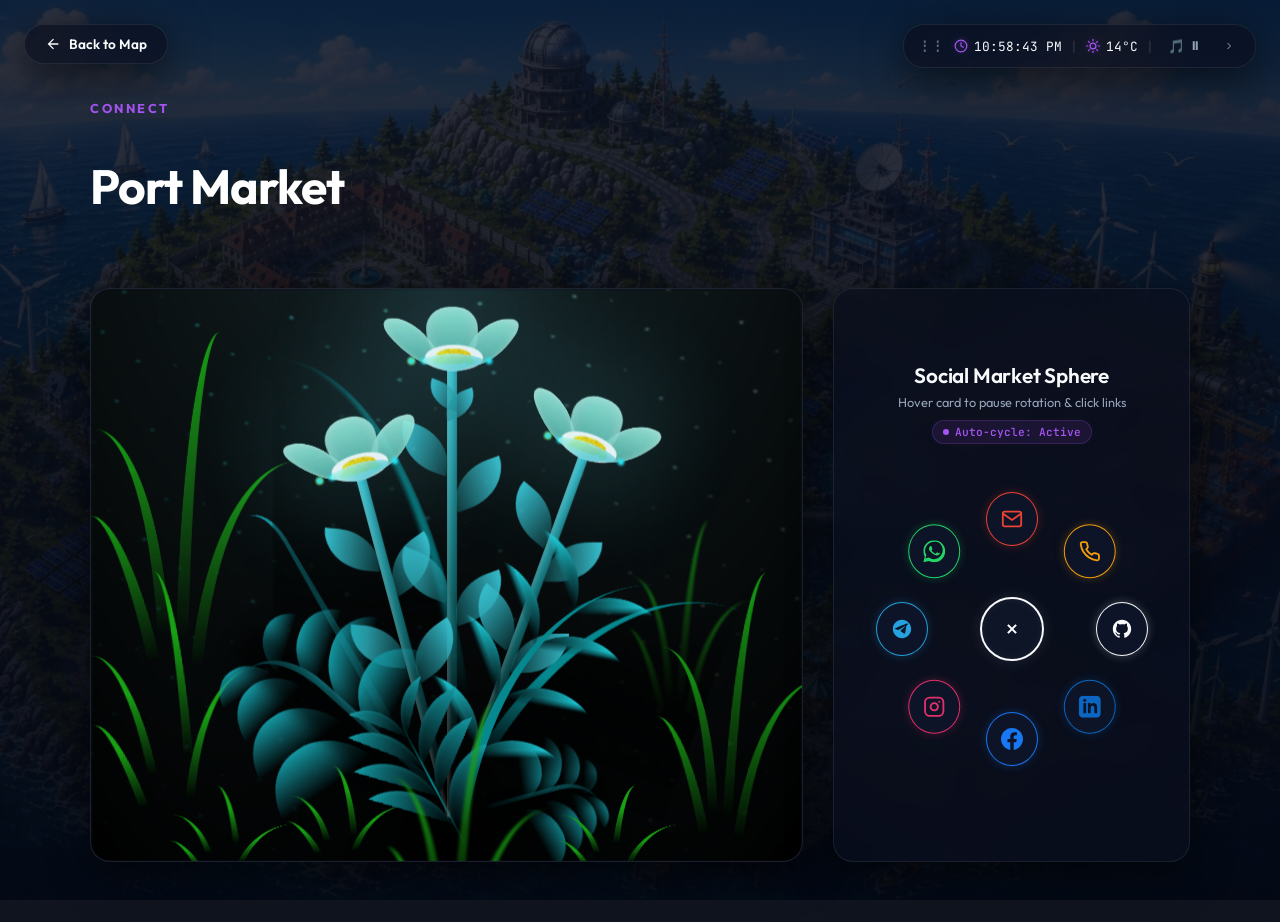
<file: social_market.html>
<!DOCTYPE html>
<html lang="en">
<head>
  <meta charset="UTF-8">
  <meta name="viewport" content="width=device-width, initial-scale=1.0">
  <title>Port Market - Socials & Contact</title>
  <link rel="stylesheet" href="subpage.css">
  <style>
    /* --- Self-Contained 3D Blue Flower Blooming Animation Styles --- */
    .flower-scene-container {
      position: absolute;
      inset: 0;
      display: flex;
      align-items: flex-end;
      justify-content: center;
      overflow: hidden;
      perspective: 1000px;
      pointer-events: none;
      border-radius: inherit;
      z-index: 1;
    }

    .night {
      position: absolute;
      left: 50%;
      top: 0;
      transform: translateX(-50%);
      width: 100%;
      height: 100%;
      filter: blur(0.1vmin);
      background-image: radial-gradient(ellipse at top, transparent 0%, #000), radial-gradient(ellipse at bottom, #000, rgba(145, 233, 255, 0.2)), repeating-linear-gradient(220deg, black 0px, black 19px, transparent 19px, transparent 22px), repeating-linear-gradient(189deg, black 0px, black 19px, transparent 19px, transparent 22px), repeating-linear-gradient(148deg, black 0px, black 19px, transparent 19px, transparent 22px), linear-gradient(90deg, #00fffa, #f0f0f0);
    }

    .flowers {
      position: relative;
      transform: scale(0.9);
    }

    .flower {
      position: absolute;
      bottom: 10vmin;
      transform-origin: bottom center;
      z-index: 10;
      --fl-speed: 0.8s;
    }
    .flower--1 { animation: moving-flower-1 4s linear infinite; }
    .flower--1 .flower__line { height: 70vmin; animation-delay: 0.3s; }
    .flower--1 .flower__line__leaf--1 { animation: blooming-leaf-right var(--fl-speed) 1.6s backwards; }
    .flower--1 .flower__line__leaf--2 { animation: blooming-leaf-right var(--fl-speed) 1.4s backwards; }
    .flower--1 .flower__line__leaf--3 { animation: blooming-leaf-left var(--fl-speed) 1.2s backwards; }
    .flower--1 .flower__line__leaf--4 { animation: blooming-leaf-left var(--fl-speed) 1s backwards; }
    .flower--1 .flower__line__leaf--5 { animation: blooming-leaf-right var(--fl-speed) 1.8s backwards; }
    .flower--1 .flower__line__leaf--6 { animation: blooming-leaf-left var(--fl-speed) 2s backwards; }
    .flower--2 { left: 50%; transform: rotate(20deg); animation: moving-flower-2 4s linear infinite; }
    .flower--2 .flower__line { height: 60vmin; animation-delay: 0.6s; }
    .flower--2 .flower__line__leaf--1 { animation: blooming-leaf-right var(--fl-speed) 1.9s backwards; }
    .flower--2 .flower__line__leaf--2 { animation: blooming-leaf-right var(--fl-speed) 1.7s backwards; }
    .flower--2 .flower__line__leaf--3 { animation: blooming-leaf-left var(--fl-speed) 1.5s backwards; }
    .flower--2 .flower__line__leaf--4 { animation: blooming-leaf-left var(--fl-speed) 1.3s backwards; }
    .flower--3 { left: 50%; transform: rotate(-15deg); animation: moving-flower-3 4s linear infinite; }
    .flower--3 .flower__line { animation-delay: 0.9s; }
    .flower--3 .flower__line__leaf--1 { animation: blooming-leaf-right var(--fl-speed) 2.5s backwards; }
    .flower--3 .flower__line__leaf--2 { animation: blooming-leaf-right var(--fl-speed) 2.3s backwards; }
    .flower--3 .flower__line__leaf--3 { animation: blooming-leaf-left var(--fl-speed) 2.1s backwards; }
    .flower--3 .flower__line__leaf--4 { animation: blooming-leaf-left var(--fl-speed) 1.9s backwards; }

    .flower__leafs { position: relative; animation: blooming-flower 2s backwards; }
    .flower__leafs--1 { animation-delay: 1.1s; }
    .flower__leafs--2 { animation-delay: 1.4s; }
    .flower__leafs--3 { animation-delay: 1.7s; }
    .flower__leafs::after { content: ""; position: absolute; left: 0; top: 0; transform: translate(-50%, -100%); width: 8vmin; height: 8vmin; background-color: #6bf0ff; filter: blur(10vmin); }
    
    .flower__leaf {
      position: absolute; bottom: 0; left: 50%; width: 8vmin; height: 11vmin;
      border-radius: 51% 49% 47% 53%/44% 45% 55% 69%;
      background-color: #a7ffee; background-image: linear-gradient(to top, #54b8aa, #a7ffee);
      transform-origin: bottom center; opacity: 0.9; box-shadow: inset 0 0 2vmin rgba(255, 255, 255, 0.5);
    }
    .flower__leaf--1 { transform: translate(-10%, 1%) rotateY(40deg) rotateX(-50deg); }
    .flower__leaf--2 { transform: translate(-50%, -4%) rotateX(40deg); }
    .flower__leaf--3 { transform: translate(-90%, 0%) rotateY(45deg) rotateX(50deg); }
    .flower__leaf--4 { width: 8vmin; height: 8vmin; transform-origin: bottom left; border-radius: 4vmin 10vmin 4vmin 4vmin; transform: translate(0%, 18%) rotateX(70deg) rotate(-43deg); background-image: linear-gradient(to top, #39c6d6, #a7ffee); z-index: 1; opacity: 0.8; }

    .flower__white-circle { position: absolute; left: -3.5vmin; top: -3vmin; width: 9vmin; height: 4vmin; border-radius: 50%; background-color: #fff; }
    .flower__white-circle::after { content: ""; position: absolute; left: 50%; top: 45%; transform: translate(-50%, -50%); width: 60%; height: 60%; border-radius: inherit; background-image: repeating-linear-gradient(135deg, rgba(0, 0, 0, 0.03) 0px, rgba(0, 0, 0, 0.03) 1px, transparent 1px, transparent 12px), repeating-linear-gradient(45deg, rgba(0, 0, 0, 0.03) 0px, rgba(0, 0, 0, 0.03) 1px, transparent 1px, transparent 12px), repeating-linear-gradient(67.5deg, rgba(0, 0, 0, 0.03) 0px, rgba(0, 0, 0, 0.03) 1px, transparent 1px, transparent 12px), repeating-linear-gradient(135deg, rgba(0, 0, 0, 0.03) 0px, rgba(0, 0, 0, 0.03) 1px, transparent 1px, transparent 12px), repeating-linear-gradient(45deg, rgba(0, 0, 0, 0.03) 0px, rgba(0, 0, 0, 0.03) 1px, transparent 1px, transparent 12px), repeating-linear-gradient(112.5deg, rgba(0, 0, 0, 0.03) 0px, rgba(0, 0, 0, 0.03) 1px, transparent 1px, transparent 12px), repeating-linear-gradient(112.5deg, rgba(0, 0, 0, 0.03) 0px, rgba(0, 0, 0, 0.03) 1px, transparent 1px, transparent 12px), repeating-linear-gradient(45deg, rgba(0, 0, 0, 0.03) 0px, rgba(0, 0, 0, 0.03) 1px, transparent 1px, transparent 12px), repeating-linear-gradient(22.5deg, rgba(0, 0, 0, 0.03) 0px, rgba(0, 0, 0, 0.03) 1px, transparent 1px, transparent 12px), repeating-linear-gradient(45deg, rgba(0, 0, 0, 0.03) 0px, rgba(0, 0, 0, 0.03) 1px, transparent 1px, transparent 12px), repeating-linear-gradient(22.5deg, rgba(0, 0, 0, 0.03) 0px, rgba(0, 0, 0, 0.03) 1px, transparent 1px, transparent 12px), repeating-linear-gradient(135deg, rgba(0, 0, 0, 0.03) 0px, rgba(0, 0, 0, 0.03) 1px, transparent 1px, transparent 12px), repeating-linear-gradient(157.5deg, rgba(0, 0, 0, 0.03) 0px, rgba(0, 0, 0, 0.03) 1px, transparent 1px, transparent 12px), repeating-linear-gradient(67.5deg, rgba(0, 0, 0, 0.03) 0px, rgba(0, 0, 0, 0.03) 1px, transparent 1px, transparent 12px), repeating-linear-gradient(67.5deg, rgba(0, 0, 0, 0.03) 0px, rgba(0, 0, 0, 0.03) 1px, transparent 1px, transparent 12px), linear-gradient(90deg, #ffeb12, #ffce00); }

    .flower__line { height: 55vmin; width: 1.5vmin; background-image: linear-gradient(to left, rgba(0, 0, 0, 0.2), transparent, rgba(255, 255, 255, 0.2)), linear-gradient(to top, transparent 10%, #14757a, #39c6d6); box-shadow: inset 0 0 2px rgba(0, 0, 0, 0.5); animation: grow-flower-tree 4s backwards; }
    .flower__line__leaf { --w: 7vmin; --h: calc(var(--w) + 2vmin); position: absolute; top: 20%; left: 90%; width: var(--w); height: var(--h); border-top-right-radius: var(--h); border-bottom-left-radius: var(--h); background-image: linear-gradient(to top, rgba(20, 117, 122, 0.4), #39c6d6); }
    .flower__line__leaf--1 { transform: rotate(70deg) rotateY(30deg); }
    .flower__line__leaf--2 { top: 45%; transform: rotate(70deg) rotateY(30deg); }
    .flower__line__leaf--3, .flower__line__leaf--4, .flower__line__leaf--6 { border-top-right-radius: 0; border-bottom-left-radius: 0; border-top-left-radius: var(--h); border-bottom-right-radius: var(--h); left: -460%; top: 12%; transform: rotate(-70deg) rotateY(30deg); }
    .flower__line__leaf--4 { top: 40%; }
    .flower__line__leaf--5 { top: 0; transform-origin: left; transform: rotate(70deg) rotateY(30deg) scale(0.6); }
    .flower__line__leaf--6 { top: -2%; left: -450%; transform-origin: right; transform: rotate(-70deg) rotateY(30deg) scale(0.6); }

    .flower__light { position: absolute; bottom: 0vmin; width: 1vmin; height: 1vmin; background-color: #fffb00; border-radius: 50%; filter: blur(0.2vmin); animation: light-ans 4s linear infinite backwards; }
    .flower__light:nth-child(odd) { background-color: #23f0ff; }
    .flower__light--1 { left: -2vmin; animation-delay: 1s; }
    .flower__light--2 { left: 3vmin; animation-delay: 0.5s; }
    .flower__light--3 { left: -6vmin; animation-delay: 0.3s; }
    .flower__light--4 { left: 6vmin; animation-delay: 0.9s; }
    .flower__light--5 { left: -1vmin; animation-delay: 1.5s; }
    .flower__light--6 { left: -4vmin; animation-delay: 3s; }
    .flower__light--7 { left: 3vmin; animation-delay: 2s; }
    .flower__light--8 { left: -6vmin; animation-delay: 3.5s; }

    .flower__grass { --c: #159faa; --line-w: 1.5vmin; position: absolute; bottom: 12vmin; left: -7vmin; display: flex; flex-direction: column; align-items: flex-end; z-index: 20; transform-origin: bottom center; transform: rotate(-48deg) rotateY(40deg); }
    .flower__grass--1 { animation: moving-grass 2s linear infinite; }
    .flower__grass--2 { left: 2vmin; bottom: 10vmin; transform: scale(0.5) rotate(75deg) rotateX(10deg) rotateY(-200deg); opacity: 0.8; z-index: 0; animation: moving-grass--2 1.5s linear infinite; }
    .flower__grass--top { width: 7vmin; height: 10vmin; border-top-right-radius: 100%; border-right: var(--line-w) solid var(--c); transform-origin: bottom center; transform: rotate(-2deg); }
    .flower__grass--bottom { margin-top: -2px; width: var(--line-w); height: 25vmin; background-image: linear-gradient(to top, transparent, var(--c)); }
    .flower__grass__leaf { --size: 10vmin; position: absolute; width: calc(var(--size) * 2.1); height: var(--size); border-top-left-radius: var(--size); border-top-right-radius: var(--size); background-image: linear-gradient(to top, transparent, transparent 30%, var(--c)); z-index: 100; }
    .flower__grass__leaf--1 { top: -6%; left: 30%; --size: 6vmin; transform: rotate(-20deg); animation: growing-grass-ans--1 2s 2.6s backwards; }
    .flower__grass__leaf--2 { top: -5%; left: -110%; --size: 6vmin; transform: rotate(10deg); animation: growing-grass-ans--2 2s 2.4s linear backwards; }
    .flower__grass__leaf--3 { top: 5%; left: 60%; --size: 8vmin; transform: rotate(-18deg) rotateX(-20deg); animation: growing-grass-ans--3 2s 2.2s linear backwards; }
    .flower__grass__leaf--4 { top: 6%; left: -135%; --size: 8vmin; transform: rotate(2deg); animation: growing-grass-ans--4 2s 2s linear backwards; }
    .flower__grass__leaf--5 { top: 20%; left: 60%; --size: 10vmin; transform: rotate(-24deg) rotateX(-20deg); animation: growing-grass-ans--5 2s 1.8s linear backwards; }
    .flower__grass__leaf--6 { top: 22%; left: -180%; --size: 10vmin; transform: rotate(10deg); animation: growing-grass-ans--6 2s 1.6s linear backwards; }
    .flower__grass__leaf--7 { top: 39%; left: 70%; --size: 10vmin; transform: rotate(-10deg); animation: growing-grass-ans--7 2s 1.4s linear backwards; }
    .flower__grass__leaf--8 { top: 40%; left: -215%; --size: 11vmin; transform: rotate(10deg); animation: growing-grass-ans--8 2s 1.2s linear backwards; }
    .flower__grass__overlay { position: absolute; top: -10%; right: 0%; width: 100%; height: 100%; background-color: rgba(0, 0, 0, 0.6); filter: blur(1.5vmin); z-index: 100; }

    .flower__g-long { --w: 2vmin; --h: 6vmin; --c: #159faa; position: absolute; bottom: 10vmin; left: -3vmin; transform-origin: bottom center; transform: rotate(-30deg) rotateY(-20deg); display: flex; flex-direction: column; align-items: flex-end; animation: flower-g-long-ans 3s linear infinite; }
    .flower__g-long__top { top: calc(var(--h) * -1); width: calc(var(--w) + 1vmin); height: var(--h); border-top-right-radius: 100%; border-right: 0.7vmin solid var(--c); transform: translate(-0.7vmin, 1vmin); }
    .flower__g-long__bottom { width: var(--w); height: 50vmin; transform-origin: bottom center; background-image: linear-gradient(to top, transparent 30%, var(--c)); box-shadow: inset 0 0 2px rgba(0, 0, 0, 0.5); clip-path: polygon(35% 0, 65% 1%, 100% 100%, 0% 100%); }

    .flower__g-right { position: absolute; bottom: 6vmin; left: -2vmin; transform-origin: bottom left; transform: rotate(20deg); }
    .flower__g-right .leaf { width: 30vmin; height: 50vmin; border-top-left-radius: 100%; border-left: 2vmin solid #079097; background-image: linear-gradient(to bottom, transparent, #000 60%); -webkit-mask-image: linear-gradient(to top, transparent 30%, #079097 60%); }
    .flower__g-right--1 { animation: flower-g-right-ans 2.5s linear infinite; }
    .flower__g-right--2 { left: 5vmin; transform: rotateY(-180deg); animation: flower-g-right-ans--2 3s linear infinite; }
    .flower__g-right--2 .leaf { height: 75vmin; filter: blur(0.3vmin); opacity: 0.8; }

    .flower__g-front { position: absolute; bottom: 6vmin; left: 2.5vmin; z-index: 100; transform-origin: bottom center; transform: rotate(-28deg) rotateY(30deg) scale(1.04); animation: flower__g-front-ans 2s linear infinite; }
    .flower__g-front__line { width: 0.3vmin; height: 20vmin; background-image: linear-gradient(to top, transparent, #079097, transparent 100%); position: relative; }
    .flower__g-front__leaf-wrapper { position: absolute; top: 0; left: 0; transform-origin: bottom left; transform: rotate(10deg); }
    .flower__g-front__leaf-wrapper:nth-child(even) { left: 0vmin; transform: rotateY(-180deg) rotate(5deg); animation: flower__g-front__leaf-left-ans 1s ease-in backwards; }
    .flower__g-front__leaf-wrapper:nth-child(odd) { animation: flower__g-front__leaf-ans 1s ease-in backwards; }
    .flower__g-front__leaf-wrapper--1 { top: -8vmin; transform: scale(0.7); animation: flower__g-front__leaf-ans 1s 5.5s ease-in backwards !important; }
    .flower__g-front__leaf-wrapper--2 { top: -8vmin; transform: rotateY(-180deg) scale(0.7) !important; animation: flower__g-front__leaf-left-ans-2 1s 4.6s ease-in backwards !important; }
    .flower__g-front__leaf-wrapper--3 { top: -3vmin; animation: flower__g-front__leaf-ans 1s 4.6s ease-in backwards; }
    .flower__g-front__leaf-wrapper--4 { top: -3vmin; transform: rotateY(-180deg) scale(0.9) !important; animation: flower__g-front__leaf-left-ans-2 1s 4.6s ease-in backwards !important; }
    .flower__g-front__leaf-wrapper--5, .flower__g-front__leaf-wrapper--6 { top: 2vmin; }
    .flower__g-front__leaf-wrapper--7, .flower__g-front__leaf-wrapper--8 { top: 6.5vmin; }
    .flower__g-front__leaf-wrapper--2 { animation-delay: 5.2s !important; }
    .flower__g-front__leaf-wrapper--3 { animation-delay: 4.9s !important; }
    .flower__g-front__leaf-wrapper--5 { animation-delay: 4.3s !important; }
    .flower__g-front__leaf-wrapper--6 { animation-delay: 4.1s !important; }
    .flower__g-front__leaf-wrapper--7 { animation-delay: 3.8s !important; }
    .flower__g-front__leaf-wrapper--8 { animation-delay: 3.5s !important; }

    .flower__g-front__leaf { width: 10vmin; height: 10vmin; border-radius: 100% 0% 0% 100%/100% 100% 0% 0%; box-shadow: inset 0 2px 1vmin rgba(44, 238, 252, 0.2); background-image: linear-gradient(to bottom left, transparent, #000), linear-gradient(to bottom right, #159faa 50%, transparent 50%, transparent); -webkit-mask-image: linear-gradient(to bottom right, #159faa 50%, transparent 50%, transparent); mask-image: linear-gradient(to bottom right, #159faa 50%, transparent 50%, transparent); }
    .flower__g-fr { position: absolute; bottom: -4vmin; left: 0vmin; transform-origin: bottom left; z-index: 10; animation: flower__g-fr-ans 2s linear infinite; }
    .flower__g-fr .leaf { width: 30vmin; height: 50vmin; border-top-left-radius: 100%; border-left: 2vmin solid #079097; -webkit-mask-image: linear-gradient(to top, transparent 25%, #079097 50%); position: relative; z-index: 1; }
    .flower__g-fr__leaf { position: absolute; top: 0; left: 0; width: 10vmin; height: 10vmin; border-radius: 100% 0% 0% 100%/100% 100% 0% 0%; box-shadow: inset 0 2px 1vmin rgba(44, 238, 252, 0.2); background-image: linear-gradient(to bottom left, transparent, #000 98%), linear-gradient(to bottom right, #23f0ff 45%, transparent 50%, transparent); -webkit-mask-image: linear-gradient(135deg, #159faa 40%, transparent 50%, transparent); }
    .flower__g-fr__leaf--1 { left: 20vmin; transform: rotate(45deg); animation: flower__g-fr-leaft-ans-1 0.5s 5.2s linear backwards; }
    .flower__g-fr__leaf--2 { left: 12vmin; top: -7vmin; transform: rotate(25deg) rotateY(-180deg); animation: flower__g-fr-leaft-ans-6 0.5s 5s linear backwards; }
    .flower__g-fr__leaf--3 { left: 15vmin; top: 6vmin; transform: rotate(55deg); animation: flower__g-fr-leaft-ans-5 0.5s 4.8s linear backwards; }
    .flower__g-fr__leaf--4 { left: 6vmin; top: -2vmin; transform: rotate(25deg) rotateY(-180deg); animation: flower__g-fr-leaft-ans-6 0.5s 4.6s linear backwards; }
    .flower__g-fr__leaf--5 { left: 10vmin; top: 14vmin; transform: rotate(55deg); animation: flower__g-fr-leaft-ans-5 0.5s 4.4s linear backwards; }
    .flower__g-fr__leaf--6 { left: 0vmin; top: 6vmin; transform: rotate(25deg) rotateY(-180deg); animation: flower__g-fr-leaft-ans-6 0.5s 4.2s linear backwards; }
    .flower__g-fr__leaf--7 { left: 5vmin; top: 22vmin; transform: rotate(45deg); animation: flower__g-fr-leaft-ans-7 0.5s 4s linear backwards; }
    .flower__g-fr__leaf--8 { left: -4vmin; top: 15vmin; transform: rotate(15deg) rotateY(-180deg); animation: flower__g-fr-leaft-ans-8 0.5s 3.8s linear backwards; }

    .long-g { position: absolute; bottom: 25vmin; left: -42vmin; transform-origin: bottom left; }
    .long-g--1 { bottom: 0vmin; transform: scale(0.8) rotate(-5deg); }
    .long-g--1 .leaf { -webkit-mask-image: linear-gradient(to top, transparent 40%, #079097 80%) !important; }
    .long-g--1 .leaf--1 { --w: 5vmin; --h: 60vmin; left: -2vmin; transform: rotate(3deg) rotateY(-180deg); }
    .long-g--2, .long-g--3 { bottom: -3vmin; left: -35vmin; transform-origin: center; transform: scale(0.6) rotateX(60deg); }
    .long-g--2 .leaf, .long-g--3 .leaf { -webkit-mask-image: linear-gradient(to top, transparent 50%, #079097 80%) !important; }
    .long-g--2 .leaf--1, .long-g--3 .leaf--1 { left: -1vmin; transform: rotateY(-180deg); }
    .long-g--3 { left: -17vmin; bottom: 0vmin; }
    .long-g--3 .leaf { -webkit-mask-image: linear-gradient(to top, transparent 40%, #079097 80%) !important; }
    .long-g--4 { left: 25vmin; bottom: -3vmin; transform-origin: center; transform: scale(0.6) rotateX(60deg); }
    .long-g--4 .leaf { -webkit-mask-image: linear-gradient(to top, transparent 50%, #079097 80%) !important; }
    .long-g--5 { left: 42vmin; bottom: 0vmin; transform: scale(0.8) rotate(2deg); }
    .long-g--6 { left: 0vmin; bottom: -20vmin; z-index: 100; filter: blur(0.3vmin); transform: scale(0.8) rotate(2deg); }
    .long-g--7 { left: 35vmin; bottom: 20vmin; z-index: -1; filter: blur(0.3vmin); transform: scale(0.6) rotate(2deg); opacity: 0.7; }
    
    .long-g .leaf { --w: 15vmin; --h: 40vmin; --c: #1aaa15; position: absolute; bottom: 0; width: var(--w); height: var(--h); border-top-left-radius: 100%; border-left: 2vmin solid var(--c); -webkit-mask-image: linear-gradient(to top, transparent 20%, #000); transform-origin: bottom center; }
    .long-g .leaf--0 { left: 2vmin; animation: leaf-ans-1 4s linear infinite; }
    .long-g .leaf--1 { --w: 5vmin; --h: 60vmin; animation: leaf-ans-1 4s linear infinite; }
    .long-g .leaf--2 { --w: 10vmin; --h: 40vmin; left: -0.5vmin; bottom: 5vmin; transform-origin: bottom left; transform: rotateY(-180deg); animation: leaf-ans-2 3s linear infinite; }
    .long-g .leaf--3 { --w: 5vmin; --h: 30vmin; left: -1vmin; bottom: 3.2vmin; transform-origin: bottom left; transform: rotate(-10deg) rotateY(-180deg); animation: leaf-ans-3 3s linear infinite; }

    @keyframes leaf-ans-1 { 0%, 100% { transform: rotate(-5deg) scale(1); } 50% { transform: rotate(5deg) scale(1.1); } }
    @keyframes leaf-ans-2 { 0%, 100% { transform: rotateY(-180deg) rotate(5deg); } 50% { transform: rotateY(-180deg) rotate(0deg) scale(1.1); } }
    @keyframes leaf-ans-3 { 0%, 100% { transform: rotate(-10deg) rotateY(-180deg); } 50% { transform: rotate(-20deg) rotateY(-180deg); } }
    .grow-ans { animation: grow-ans 2s var(--d) backwards; }
    @keyframes grow-ans { 0% { transform: scale(0); opacity: 0; } }
    @keyframes light-ans { 0% { opacity: 0; transform: translateY(0vmin); } 25% { opacity: 1; transform: translateY(-5vmin) translateX(-2vmin); } 50% { opacity: 1; transform: translateY(-15vmin) translateX(2vmin); filter: blur(0.2vmin); } 75% { transform: translateY(-20vmin) translateX(-2vmin); filter: blur(0.2vmin); } 100% { transform: translateY(-30vmin); opacity: 0; filter: blur(1vmin); } }
    @keyframes moving-flower-1 { 0%, 100% { transform: rotate(2deg); } 50% { transform: rotate(-2deg); } }
    @keyframes moving-flower-2 { 0%, 100% { transform: rotate(18deg); } 50% { transform: rotate(14deg); } }
    @keyframes moving-flower-3 { 0%, 100% { transform: rotate(-18deg); } 50% { transform: rotate(-20deg) rotateY(-10deg); } }
    @keyframes blooming-leaf-right { 0% { transform-origin: left; transform: rotate(70deg) rotateY(30deg) scale(0); } }
    @keyframes blooming-leaf-left { 0% { transform-origin: right; transform: rotate(-70deg) rotateY(30deg) scale(0); } }
    @keyframes grow-flower-tree { 0% { height: 0; border-radius: 1vmin; } }
    @keyframes blooming-flower { 0% { transform: scale(0); } }
    @keyframes moving-grass { 0%, 100% { transform: rotate(-48deg) rotateY(40deg); } 50% { transform: rotate(-50deg) rotateY(40deg); } }
    @keyframes moving-grass--2 { 0%, 100% { transform: scale(0.5) rotate(75deg) rotateX(10deg) rotateY(-200deg); } 50% { transform: scale(0.5) rotate(79deg) rotateX(10deg) rotateY(-200deg); } }
    .growing-grass { animation: growing-grass-ans 1s 2s backwards; }
    @keyframes growing-grass-ans { 0% { transform: scale(0); } }
    @keyframes flower__g-front__leaf-left-ans-2 { 0% { transform: rotateY(-180deg) scale(0); } }
    @keyframes flower__g-front__leaf-ans { 0% { transform: rotate(10deg) scale(0); } }
    @keyframes flower__g-front__leaf-left-ans { 0% { transform: rotateY(-180deg) rotate(5deg) scale(0); } }
    @keyframes flower__g-front-ans { 0%, 100% { transform: rotate(-28deg) rotateY(30deg) scale(1.04); } 50% { transform: rotate(-35deg) rotateY(40deg) scale(1.04); } }
    @keyframes flower__g-fr-ans { 0%, 100% { transform: rotate(2deg); } 50% { transform: rotate(4deg); } }
    @keyframes flower__g-fr-leaft-ans-1 { 0% { transform-origin: left; transform: rotate(45deg) scale(0); } }
    @keyframes flower__g-fr-leaft-ans-5 { 0% { transform-origin: left; transform: rotate(55deg) scale(0); } }
    @keyframes flower__g-fr-leaft-ans-6 { 0% { transform-origin: right; transform: rotate(25deg) rotateY(-180deg) scale(0); } }
    @keyframes flower__g-fr-leaft-ans-7 { 0% { transform-origin: left; transform: rotate(45deg) scale(0); } }
    @keyframes flower__g-fr-leaft-ans-8 { 0% { transform-origin: right; transform: rotate(15deg) rotateY(-180deg) scale(0); } }
    .not-loaded * { animation-play-state: paused !important; }

    .market-stall-grid {
      display: grid;
      grid-template-columns: 1fr;
      gap: 16px;
    }
    .stall-card {
      display: flex;
      align-items: center;
      gap: 20px;
      padding: 20px;
      text-decoration: none;
      color: inherit;
    }
    .stall-logo {
      font-size: 2rem;
      background: rgba(255,255,255,0.04);
      width: 60px;
      height: 60px;
      border-radius: 12px;
      display: flex;
      justify-content: center;
      align-items: center;
      transition: all 0.3s;
    }
    .stall-card:hover .stall-logo {
      background: var(--accent-color);
      transform: scale(1.08) rotate(-5deg);
    }
    .stall-info {
      display: flex;
      flex-direction: column;
      gap: 4px;
    }
    .stall-name {
      font-size: 1.15rem;
      font-weight: 600;
      color: var(--text-primary);
    }
    .stall-handle {
      font-family: var(--font-mono);
      font-size: 0.8rem;
      color: var(--accent-color);
    }
    .success-overlay {
      position: fixed;
      inset: 0;
      background: rgba(3,7,18,0.8);
      backdrop-filter: blur(8px);
      z-index: 10000;
      display: flex;
      justify-content: center;
      align-items: center;
      opacity: 0;
      pointer-events: none;
      transition: opacity 0.3s;
    }
    .success-overlay.active {
      opacity: 1;
      pointer-events: all;
    }
    .popup-box {
      max-width: 400px;
      padding: 30px;
      text-align: center;
      display: flex;
      flex-direction: column;
      align-items: center;
      gap: 16px;
    }
    .popup-icon {
      font-size: 3rem;
      animation: float 2s infinite alternate;
    }
    @keyframes float {
      to { transform: translateY(-8px); }
    }

    /* --- Interactive Social Wheel --- */
    .social-portal-card {
      display: flex;
      flex-direction: column;
      align-items: center;
      justify-content: center;
      padding: 30px 20px;
      position: relative;
      overflow: hidden;
      min-height: 480px;
    }
    
    .social-portal-header {
      text-align: center;
      margin-bottom: 25px;
      width: 100%;
    }
    
    .social-portal-title {
      font-size: 1.3rem;
      font-weight: 600;
      color: var(--text-primary);
      margin: 0 0 6px 0;
      letter-spacing: -0.01em;
    }
    
    .social-portal-subtitle {
      font-size: 0.8rem;
      color: var(--text-secondary);
      margin: 0;
    }
    
    .social-portal-badge {
      display: inline-flex;
      align-items: center;
      gap: 6px;
      font-size: 0.7rem;
      padding: 4px 10px;
      border-radius: 12px;
      background: rgba(168, 85, 247, 0.1);
      border: 1px solid rgba(168, 85, 247, 0.2);
      color: var(--accent-color);
      margin-top: 10px;
      font-family: var(--font-mono);
      font-weight: 500;
      transition: all 0.3s;
    }

    .social-portal-badge.paused {
      background: rgba(245, 158, 11, 0.1);
      border-color: rgba(245, 158, 11, 0.2);
      color: #f59e0b;
    }

    .social-portal-badge .badge-dot {
      width: 6px;
      height: 6px;
      border-radius: 50%;
      background: var(--accent-color);
      animation: pulse-glow 1.5s infinite;
    }

    .social-portal-badge.paused .badge-dot {
      background: #f59e0b;
      animation: none;
    }

    @keyframes pulse-glow {
      0% { transform: scale(0.9); opacity: 0.5; }
      50% { transform: scale(1.3); opacity: 1; box-shadow: 0 0 6px var(--accent-color); }
      100% { transform: scale(0.9); opacity: 0.5; }
    }

    .resume-btn {
      background: none;
      border: none;
      color: inherit;
      cursor: pointer;
      text-decoration: underline;
      padding: 0;
      font: inherit;
      margin-left: 4px;
      font-weight: bold;
    }
    
    .social-wheel-container {
      position: relative;
      width: 320px;
      height: 320px;
      display: flex;
      justify-content: center;
      align-items: center;
    }
    
    .social-wheel-wrapper {
      position: absolute;
      width: 100%;
      height: 100%;
      display: flex;
      justify-content: center;
      align-items: center;
      animation: wheel-spin 25s linear infinite;
      transition: filter 0.3s;
    }
    
    /* Center button positioning */
    .center-button-wrapper {
      position: absolute;
      left: 50%;
      top: 50%;
      transform: translate(-50%, -50%);
      z-index: 10;
      display: flex;
      justify-content: center;
      align-items: center;
    }
    
    .center-button {
      width: 64px;
      height: 64px;
      border-radius: 50%;
      background: rgba(15, 23, 42, 0.9);
      border: 2px solid var(--text-primary);
      display: flex;
      justify-content: center;
      align-items: center;
      cursor: pointer;
      box-shadow: 0 0 15px rgba(255, 255, 255, 0.1), inset 0 0 10px rgba(255, 255, 255, 0.05);
      transition: transform 0.3s cubic-bezier(0.34, 1.56, 0.64, 1), box-shadow 0.3s, border-color 0.3s;
      z-index: 11;
    }
    
    .center-button:hover {
      transform: scale(1.08);
      box-shadow: 0 0 25px rgba(255, 255, 255, 0.35), inset 0 0 15px rgba(255, 255, 255, 0.1);
      border-color: var(--accent-color);
    }
    
    .center-button:active {
      transform: scale(0.95);
    }
    
    .center-button svg {
      width: 20px;
      height: 20px;
      stroke: var(--text-primary);
      stroke-width: 2.5;
      fill: none;
      transition: transform 0.5s cubic-bezier(0.34, 1.56, 0.64, 1), stroke 0.3s;
    }

    .center-button:hover svg {
      stroke: var(--accent-color);
    }
    
    /* When open, the icon rotates 315deg (morphing + to x) */
    .social-wheel-container.open .center-button svg {
      transform: rotate(315deg);
    }
    
    /* Wheel Items */
    .wheel-item {
      position: absolute;
      left: 50%;
      top: 50%;
      width: 52px;
      height: 52px;
      display: flex;
      justify-content: center;
      align-items: center;
      z-index: 5;
      transition: transform 0.8s cubic-bezier(0.25, 1, 0.5, 1), opacity 0.6s;
      pointer-events: auto;
    }
    
    /* Positioning and staggered delay variables for 8 items */
    .wheel-item:nth-child(1) { --angle: 0deg; transition-delay: 0s; }
    .wheel-item:nth-child(2) { --angle: 45deg; transition-delay: 0.06s; }
    .wheel-item:nth-child(3) { --angle: 90deg; transition-delay: 0.12s; }
    .wheel-item:nth-child(4) { --angle: 135deg; transition-delay: 0.18s; }
    .wheel-item:nth-child(5) { --angle: 180deg; transition-delay: 0.24s; }
    .wheel-item:nth-child(6) { --angle: 225deg; transition-delay: 0.3s; }
    .wheel-item:nth-child(7) { --angle: 270deg; transition-delay: 0.36s; }
    .wheel-item:nth-child(8) { --angle: 315deg; transition-delay: 0.42s; }
    
    /* Open State styling */
    .social-wheel-container.open .wheel-item {
      transform: translate(-50%, -50%) rotate(var(--angle)) translate(110px) rotate(calc(-1 * var(--angle))) scale(1);
      opacity: 1;
      pointer-events: all;
    }
    
    /* Closed State styling (spiraled in) */
    .social-wheel-container.closed .wheel-item {
      transform: translate(-50%, -50%) rotate(calc(var(--angle) + 720deg)) translate(0) rotate(calc(-1 * var(--angle) - 720deg)) scale(0);
      opacity: 0;
      pointer-events: none;
    }
    
    /* Link wrapper */
    .wheel-icon-link {
      position: relative;
      width: 100%;
      height: 100%;
      border-radius: 50%;
      background: rgba(15, 23, 42, 0.85);
      border: 1.5px solid var(--brand-color);
      display: flex;
      justify-content: center;
      align-items: center;
      text-decoration: none;
      box-shadow: 0 0 10px var(--brand-glow), inset 0 0 8px rgba(255, 255, 255, 0.02);
      transition: transform 0.3s cubic-bezier(0.34, 1.56, 0.64, 1), box-shadow 0.3s, background-color 0.3s;
      animation: icon-counter-spin 25s linear infinite;
    }
    
    .wheel-icon-link:hover {
      transform: scale(1.18);
      background: rgba(15, 23, 42, 0.98);
      box-shadow: 0 0 20px var(--brand-color), 0 0 35px var(--brand-glow), inset 0 0 10px rgba(255, 255, 255, 0.05);
    }
    
    .wheel-icon-link svg {
      width: 22px;
      height: 22px;
      fill: var(--brand-color);
      transition: fill 0.3s, stroke 0.3s, transform 0.3s;
    }

    /* For outline SVG brands, use stroke instead of fill */
    .wheel-icon-link.use-stroke svg {
      fill: none;
      stroke: var(--brand-color);
      stroke-width: 2px;
      stroke-linecap: round;
      stroke-linejoin: round;
    }

    .wheel-icon-link:hover svg {
      transform: scale(1.05);
    }

    /* Tooltip styling */
    .wheel-item-tooltip {
      position: absolute;
      bottom: -32px;
      left: 50%;
      transform: translateX(-50%) scale(0.85);
      background: rgba(3, 7, 18, 0.95);
      border: 1px solid rgba(255, 255, 255, 0.1);
      padding: 4px 8px;
      border-radius: 6px;
      font-size: 0.65rem;
      font-family: var(--font-mono);
      color: var(--text-primary);
      white-space: nowrap;
      pointer-events: none;
      opacity: 0;
      box-shadow: 0 4px 12px rgba(0, 0, 0, 0.5);
      transition: opacity 0.2s, transform 0.2s cubic-bezier(0.34, 1.56, 0.64, 1);
      z-index: 20;
    }

    .wheel-icon-link:hover .wheel-item-tooltip {
      opacity: 1;
      transform: translateX(-50%) scale(1);
    }
    
    /* Animation Definitions */
    @keyframes wheel-spin {
      from { transform: rotate(0deg); }
      to { transform: rotate(360deg); }
    }
    
    @keyframes icon-counter-spin {
      from { transform: rotate(0deg); }
      to { transform: rotate(-360deg); }
    }
    
    /* Pause animations when hovering the card */
    .social-portal-card:hover .social-wheel-wrapper,
    .social-portal-card:hover .wheel-icon-link {
      animation-play-state: paused;
    }
  </style>
</head>
<body class="accent-purple">

  <!-- UI Overlay for Toolbox -->
  <div class="ui-overlay">
    <div class="toolbox glass-panel collapsed" id="mainToolbox">
      <!-- Minimized Horizontal Info-Bar -->
      <div class="toolbox-minimized-content" id="toolboxMinimizedContent">
        <div class="drag-dots">⋮⋮</div>
        <div class="minimized-time">
          <svg class="icon-clock" viewBox="0 0 24 24" style="width:14px;height:14px;fill:none;stroke:currentColor;stroke-width:2;stroke-linecap:round;stroke-linejoin:round;"><circle cx="12" cy="12" r="10"></circle><polyline points="12 6 12 12 16 14"></polyline></svg>
          <span id="minimizedClock">00:00:00 AM</span>
        </div>
        <div class="minimized-divider">|</div>
        <div class="minimized-weather">
          <svg class="icon-weather" id="minimizedWeatherIcon" viewBox="0 0 24 24" style="width:14px;height:14px;fill:none;stroke:currentColor;stroke-width:2;stroke-linecap:round;stroke-linejoin:round;"><path d="M12 2v2M12 20v2M4.93 4.93l1.41 1.41M17.66 17.66l1.41 1.41M2 12h2M20 12h2M6.34 17.66l-1.41 1.41M19.07 4.93l-1.41 1.41"></path><circle cx="12" cy="12" r="4"></circle></svg>
          <span id="minimizedTemp">24°C</span>
        </div>
        <div class="minimized-divider">|</div>
        <div style="display: flex; align-items: center; gap: 4px; font-size: 0.8rem;">
          <span>🎵</span>
          <span id="musicMiniPlayState" class="mini-play-state" style="color: var(--text-secondary); font-family: var(--font-mono); font-weight: bold;">⏸</span>
        </div>
        <button class="toolbox-toggle-btn" id="expandBtn" onclick="toggleToolboxCollapse(event)" aria-label="Expand Toolbox">
          <svg viewBox="0 0 24 24" style="width:16px;height:16px;fill:none;stroke:currentColor;stroke-width:2;"><polyline points="15 18 9 12 15 6"></polyline></svg>
        </button>
      </div>

      <!-- Expanded Detailed Dashboard -->
      <div class="toolbox-expanded-content" id="toolboxExpandedContent">
        <!-- Header Row -->
        <div class="toolbox-header-row" id="toolboxDragHandle">
          <div class="header-left">
             <span class="drag-dots-icon">⋮⋮</span>
             <span class="header-title">CITY TOOLBOX</span>
          </div>
          <div class="header-right" onclick="event.stopPropagation()">
            <!-- Sound toggle button -->
            <button class="header-btn" id="soundToggle" onclick="toggleAmbientSound(event)" title="Toggle Sound">
              <svg id="soundIcon" viewBox="0 0 24 24" style="width:14px;height:14px;fill:currentColor;"><path d="M3.63 3.63L2.05 5.2l4.5 4.5H3v5h3.33L11 19.33V14.2l5.73 5.73c-.7.5-1.5.87-2.38 1.07v2.06c1.43-.3 2.73-.97 3.82-1.89l2.25 2.25 1.58-1.58L3.63 3.63zM9 14.17L6.83 12H5v1h4v1.17zM19 12c0-1.77-1.02-3.29-2.5-4.03v2.21l2.45 2.45c.03-.21.05-.42.05-.63zm1.96-3.87l-1.48 1.48c.33.73.52 1.54.52 2.39 0 2.25-1.28 4.2-3.17 5.16l1.49 1.49C20.52 16.92 22 14.64 22 12c0-1.45-.42-2.8-1.04-3.87zM11 4.67L8.83 6.84l1.58 1.58 1.58-1.58V4.67z"/></svg>
            </button>
            <!-- Auto/Manual toggle button -->
            <button class="header-btn mode-btn active" id="btn-mode-auto" onclick="toggleControlMode(event)" title="Toggle Control Mode">
              <svg class="icon-sparkles" viewBox="0 0 24 24" style="width:12px;height:12px;fill:none;stroke:currentColor;stroke-width:2;stroke-linecap:round;stroke-linejoin:round;"><path d="M12 2v2M12 20v2M4.93 4.93l1.41 1.41M17.66 17.66l1.41 1.41M2 12h2M20 12h2M6.34 17.66l-1.41 1.41M19.07 4.93l-1.41 1.41"></path></svg>
              <span id="controlModeText">Auto</span>
            </button>
            <!-- Collapse button -->
            <button class="header-btn" id="collapseBtn" onclick="toggleToolboxCollapse(event)" title="Collapse Toolbox">
              <svg viewBox="0 0 24 24" style="width:16px;height:16px;fill:none;stroke:currentColor;stroke-width:2;"><polyline points="9 18 15 12 9 6"></polyline></svg>
            </button>
          </div>
        </div>

        <!-- Row 1: Clock, Time and Date -->
        <div class="toolbox-row-clock">
          <div class="row-clock-left">
            <svg class="icon-clock" viewBox="0 0 24 24" style="width:14px;height:14px;fill:none;stroke:currentColor;stroke-width:2;stroke-linecap:round;stroke-linejoin:round;"><circle cx="12" cy="12" r="10"></circle><polyline points="12 6 12 12 16 14"></polyline></svg>
            <span class="clock-display" id="clock">00:00:00 AM</span>
          </div>
          <div class="row-clock-right" id="calendarDate">
            Loading Date...
          </div>
        </div>

        <!-- Row 2: Dropdown Selectors -->
        <div class="toolbox-row-selectors">
          <!-- Calendar selector -->
          <button class="selector-btn" id="selectorCalendar" onclick="toggleDropdown('calendar')">
            <div class="selector-btn-left">
              <svg class="icon-calendar" viewBox="0 0 24 24" style="width:14px;height:14px;fill:none;stroke:currentColor;stroke-width:2;stroke-linecap:round;stroke-linejoin:round;"><rect x="3" y="4" width="18" height="18" rx="2" ry="2"></rect><line x1="16" y1="2" x2="16" y2="6"></line><line x1="8" y1="2" x2="8" y2="6"></line><line x1="3" y1="10" x2="21" y2="10"></line></svg>
              <span>Calendar</span>
            </div>
            <svg class="chevron-icon" id="chevronCalendar" viewBox="0 0 24 24" style="width:14px;height:14px;fill:none;stroke:currentColor;stroke-width:2;"><polyline points="6 9 12 15 18 9"></polyline></svg>
          </button>
          <!-- Weather selector -->
          <button class="selector-btn" id="selectorWeather" onclick="toggleDropdown('weather')">
            <div class="selector-btn-left">
              <svg class="icon-weather-main" id="currentWeatherIcon" viewBox="0 0 24 24" style="width:14px;height:14px;fill:none;stroke:currentColor;stroke-width:2;stroke-linecap:round;stroke-linejoin:round;"><path d="M12 2v2M12 20v2M4.93 4.93l1.41 1.41M17.66 17.66l1.41 1.41M2 12h2M20 12h2M6.34 17.66l-1.41 1.41M19.07 4.93l-1.41 1.41"></path><circle cx="12" cy="12" r="4"></circle></svg>
              <span id="currentWeatherText">24°C</span>
            </div>
            <svg class="chevron-icon" id="chevronWeather" viewBox="0 0 24 24" style="width:14px;height:14px;fill:none;stroke:currentColor;stroke-width:2;"><polyline points="6 9 12 15 18 9"></polyline></svg>
          </button>
        </div>

        <!-- Soundtrack selector -->
        <div class="toolbox-row-music-selector" style="margin-top: 10px;">
          <button class="selector-btn selector-btn-full" id="selectorMusic" onclick="toggleDropdown('music')" style="width: 100%; display: flex; justify-content: space-between;">
            <div class="selector-btn-left">
              <svg class="icon-music" viewBox="0 0 24 24" style="width:14px;height:14px;fill:none;stroke:currentColor;stroke-width:2;stroke-linecap:round;stroke-linejoin:round;color:var(--accent-color);"><path d="M9 18V5l12-2v13"></path><circle cx="6" cy="18" r="3"></circle><circle cx="18" cy="16" r="3"></circle></svg>
              <span id="musicStatusText">Soundtrack: Heat Waves</span>
            </div>
            <div style="display: flex; align-items: center; gap: 8px;">
              <span class="mini-play-state" style="font-size: 0.65rem; color: var(--text-secondary);">⏸</span>
              <svg class="chevron-icon" id="chevronMusic" viewBox="0 0 24 24" style="width:14px;height:14px;fill:none;stroke:currentColor;stroke-width:2;"><polyline points="6 9 12 15 18 9"></polyline></svg>
            </div>
          </button>
        </div>

        <!-- Content Panel (Collapsible dropdown panels) -->
        <div class="toolbox-dropdown-panel" id="dropdownPanel" style="display: none;">
          <!-- Calendar Dropdown -->
          <div class="dropdown-content-item" id="contentCalendar" style="display: none;">
            <div class="calendar-header">
              <span class="calendar-month-year" id="calendarMonthYear">July 2026</span>
              <span class="calendar-today-label" onclick="goToToday()">Today</span>
            </div>
            <div class="calendar-weekdays">
              <span>S</span><span>M</span><span>T</span><span>W</span><span>T</span><span>F</span><span>S</span>
            </div>
            <div class="calendar-grid" id="calendarGrid">
              <!-- Populated dynamically via JS -->
            </div>
          </div>

          <!-- Weather Dropdown -->
          <div class="dropdown-content-item" id="contentWeather" style="display: none;">
            <div class="weather-header">
              <div class="weather-location">
                <svg class="icon-pin" viewBox="0 0 24 24" style="width:12px;height:12px;fill:none;stroke:currentColor;stroke-width:2;stroke-linecap:round;stroke-linejoin:round;"><path d="M21 10c0 7-9 13-9 13s-9-6-9-13a9 9 0 0 1 18 0z"></path><circle cx="12" cy="10" r="3"></circle></svg>
                <span id="weatherLocationName">Local Area</span>
              </div>
              <button class="gps-btn" id="gpsBtn" onclick="syncGPS(event)">
                <svg class="icon-sync" id="gpsIcon" viewBox="0 0 24 24" style="width:10px;height:10px;fill:none;stroke:currentColor;stroke-width:2;stroke-linecap:round;stroke-linejoin:round;"><path d="M21.5 2v6h-6M21.34 15.57a10 10 0 1 1-.57-8.38l5.67-5.67"></path></svg>
                <span>GPS</span>
              </button>
            </div>
            <div class="weather-subheader">WEATHER ATMOSPHERE</div>
            <div class="weather-grid">
              <button class="weather-btn active" id="weather-clear" onclick="setWeather('clear')">Clear</button>
              <button class="weather-btn" id="weather-rain" onclick="setWeather('rain')">Rain</button>
              <button class="weather-btn" id="weather-snow" onclick="setWeather('snow')">Snow</button>
              <button class="weather-btn" id="weather-thunderstorm" onclick="setWeather('thunderstorm')">Thunderstorm</button>
              <button class="weather-btn" id="weather-fog" onclick="setWeather('fog')">Fog</button>
              <button class="weather-btn" id="weather-cloudy" onclick="setWeather('cloudy')">Cloudy</button>
            </div>
          </div>

          <!-- Music Dropdown -->
          <div class="dropdown-content-item" id="contentMusic" style="display: none;">
            <div class="music-player-container">
              <!-- Song Details Cover Row -->
              <div class="music-cover-row">
                <div class="vinyl-container">
                  <div class="vinyl-record" id="vinylRecord">
                    <div class="vinyl-center"></div>
                  </div>
                </div>
                <div class="music-details">
                  <span class="music-title" id="musicTitle">Heat Waves</span>
                  <span class="music-artist" id="musicArtist">Glass Animals</span>
                  <div class="music-badge-row">
                    <span class="music-tag">Chiptune Synth</span>
                  </div>
                </div>
              </div>

              <!-- Animated Visualizer & Scrolling Lyrics -->
              <div class="music-visual-row">
                <div class="lyrics-container">
                  <div class="lyrics-text" id="lyricsText">"Sometimes all I think about is you..."</div>
                </div>
                <div class="audio-visualizer" id="visualizer">
                  <div class="bar"></div>
                  <div class="bar"></div>
                  <div class="bar"></div>
                  <div class="bar"></div>
                  <div class="bar"></div>
                  <div class="bar"></div>
                  <div class="bar"></div>
                  <div class="bar"></div>
                  <div class="bar"></div>
                  <div class="bar"></div>
                  <div class="bar"></div>
                  <div class="bar"></div>
                </div>
              </div>

              <!-- Playback Controls -->
              <div class="music-controls" style="display: flex; align-items: center; justify-content: center; gap: 10px; margin-bottom: 12px;">
                <!-- Save Button -->
                <button class="music-btn save-song-btn-circle" id="saveSongBtn" onclick="toggleSaveCurrentSong(event)" title="Save to Favorites">
                  <svg class="heart-icon" id="heartIcon" viewBox="0 0 24 24" style="width:14px;height:14px;fill:none;stroke:currentColor;stroke-width:2.5;transition: all 0.2s; pointer-events: none;">
                    <path d="M20.84 4.61a5.5 5.5 0 0 0-7.78 0L12 5.67l-1.06-1.06a5.5 5.5 0 0 0-7.78 7.78l1.06 1.06L12 21.23l7.78-7.78 1.06-1.06a5.5 5.5 0 0 0 0-7.78z"></path>
                  </svg>
                </button>

                <!-- Prev Button -->
                <button class="music-btn control-prev" onclick="playPrevSong()" title="Previous Song">
                  <svg viewBox="0 0 24 24" style="width:14px;height:14px;fill:currentColor;"><path d="M6 6h2v12H6zm3.5 6l8.5 6V6z"/></svg>
                </button>
                
                <!-- Play / Pause Button -->
                <button class="music-btn control-play" id="musicPlayBtn" onclick="toggleMusicPlayback()" title="Play / Pause">
                  <svg id="musicPlayIcon" viewBox="0 0 24 24" style="width:18px;height:18px;fill:currentColor;margin-left: 2px;"><path d="M8 5v14l11-7z"/></svg>
                </button>

                <!-- Next Button -->
                <button class="music-btn control-next" onclick="playNextSong()" title="Next Song">
                  <svg viewBox="0 0 24 24" style="width:14px;height:14px;fill:currentColor;"><path d="M6 18l8.5-6L6 6zm9-12h2v12h-2z"/></svg>
                </button>

                <!-- Download MP3 Button -->
                <button class="music-btn control-download" onclick="downloadCurrentSong()" title="Download MP3">
                  <svg viewBox="0 0 24 24" style="width:14px;height:14px;fill:none;stroke:currentColor;stroke-width:2.5;stroke-linecap:round;stroke-linejoin:round;"><path d="M21 15v4a2 2 0 0 1-2 2H5a2 2 0 0 1-2-2v-4"></path><polyline points="7 10 12 15 17 10"></polyline><line x1="12" y1="15" x2="12" y2="3"></line></svg>
                </button>
              </div>

              <!-- Quick List of Playlist Songs -->
              <div class="playlist-container">
                <div class="playlist-header">SOUNDTRACK PLAYLIST</div>
                <div class="playlist-list" id="playlistList">
                  <!-- Generated by JS -->
                </div>
              </div>
            </div>
          </div>
        </div>

        <!-- Bottom Row: Time of Day Indicator and Picker -->
        <div class="toolbox-row-bottom">
          <div class="bottom-left" id="currentTimeOfDayDisplay">
            <svg class="icon-timeofday" id="bottomTimeIcon" viewBox="0 0 24 24" style="width:14px;height:14px;fill:none;stroke:currentColor;stroke-width:2;stroke-linecap:round;stroke-linejoin:round;"><path d="M21 12.79A9 9 0 1 1 11.21 3 7 7 0 0 0 21 12.79z"></path></svg>
            <span id="bottomTimeText">Night</span>
          </div>
          <div class="bottom-right-pill">
            <button class="time-btn" id="btn-sunrise" onclick="selectTimeManual('sunrise')">Dawn</button>
            <button class="time-btn" id="btn-day" onclick="selectTimeManual('day')">Day</button>
            <button class="time-btn" id="btn-sunset" onclick="selectTimeManual('sunset')">Dusk</button>
            <button class="time-btn" id="btn-night" onclick="selectTimeManual('night')">Night</button>
          </div>
        </div>
      </div>
    </div>
  </div>

  <!-- Back button -->
  <a href="index.html" class="back-btn glass-panel">
    <svg viewBox="0 0 24 24">
      <path d="M20 11H7.83l5.59-5.59L12 4l-8 8 8 8 1.41-1.41L7.83 13H20v-2z"/>
    </svg>
    Back to Map
  </a>

  <div class="subpage-wrapper">
    <header class="page-header">
      <span class="page-category">Connect</span>
      <h1 class="page-title">Port Market</h1>
    </header>

    <div class="content-grid">
      <!-- Left Column: Contact Form with Blooming Flowers Animation -->
      <section class="glass-panel contact-booth-panel" style="padding: 24px; position: relative; overflow: hidden; min-height: 520px; display: flex; flex-direction: column; justify-content: space-between;">
        
        <!-- Background Flowers Animation Scene -->
        <div class="flower-scene-container not-loaded">
          <div class="night"></div>
          <div class="flowers" style="transform: scale(0.72) translateY(30px); opacity: 0.95;">
            <!-- Flower 1 -->
            <div class="flower flower--1">
              <div class="flower__leafs flower__leafs--1">
                <div class="flower__leaf flower__leaf--1"></div>
                <div class="flower__leaf flower__leaf--2"></div>
                <div class="flower__leaf flower__leaf--3"></div>
                <div class="flower__leaf flower__leaf--4"></div>
                <div class="flower__white-circle"></div>

                <div class="flower__light flower__light--1"></div>
                <div class="flower__light flower__light--2"></div>
                <div class="flower__light flower__light--3"></div>
                <div class="flower__light flower__light--4"></div>
                <div class="flower__light flower__light--5"></div>
                <div class="flower__light flower__light--6"></div>
                <div class="flower__light flower__light--7"></div>
                <div class="flower__light flower__light--8"></div>
              </div>
              <div class="flower__line">
                <div class="flower__line__leaf flower__line__leaf--1"></div>
                <div class="flower__line__leaf flower__line__leaf--2"></div>
                <div class="flower__line__leaf flower__line__leaf--3"></div>
                <div class="flower__line__leaf flower__line__leaf--4"></div>
                <div class="flower__line__leaf flower__line__leaf--5"></div>
                <div class="flower__line__leaf flower__line__leaf--6"></div>
              </div>
            </div>

            <!-- Flower 2 -->
            <div class="flower flower--2">
              <div class="flower__leafs flower__leafs--2">
                <div class="flower__leaf flower__leaf--1"></div>
                <div class="flower__leaf flower__leaf--2"></div>
                <div class="flower__leaf flower__leaf--3"></div>
                <div class="flower__leaf flower__leaf--4"></div>
                <div class="flower__white-circle"></div>

                <div class="flower__light flower__light--1"></div>
                <div class="flower__light flower__light--2"></div>
                <div class="flower__light flower__light--3"></div>
                <div class="flower__light flower__light--4"></div>
                <div class="flower__light flower__light--5"></div>
                <div class="flower__light flower__light--6"></div>
                <div class="flower__light flower__light--7"></div>
                <div class="flower__light flower__light--8"></div>
              </div>
              <div class="flower__line">
                <div class="flower__line__leaf flower__line__leaf--1"></div>
                <div class="flower__line__leaf flower__line__leaf--2"></div>
                <div class="flower__line__leaf flower__line__leaf--3"></div>
                <div class="flower__line__leaf flower__line__leaf--4"></div>
              </div>
            </div>

            <!-- Flower 3 -->
            <div class="flower flower--3">
              <div class="flower__leafs flower__leafs--3">
                <div class="flower__leaf flower__leaf--1"></div>
                <div class="flower__leaf flower__leaf--2"></div>
                <div class="flower__leaf flower__leaf--3"></div>
                <div class="flower__leaf flower__leaf--4"></div>
                <div class="flower__white-circle"></div>

                <div class="flower__light flower__light--1"></div>
                <div class="flower__light flower__light--2"></div>
                <div class="flower__light flower__light--3"></div>
                <div class="flower__light flower__light--4"></div>
                <div class="flower__light flower__light--5"></div>
                <div class="flower__light flower__light--6"></div>
                <div class="flower__light flower__light--7"></div>
                <div class="flower__light flower__light--8"></div>
              </div>
              <div class="flower__line">
                <div class="flower__line__leaf flower__line__leaf--1"></div>
                <div class="flower__line__leaf flower__line__leaf--2"></div>
                <div class="flower__line__leaf flower__line__leaf--3"></div>
                <div class="flower__line__leaf flower__line__leaf--4"></div>
              </div>
            </div>

            <div class="grow-ans" style="--d:1.2s">
              <div class="flower__g-long">
                <div class="flower__g-long__top"></div>
                <div class="flower__g-long__bottom"></div>
              </div>
            </div>

            <div class="growing-grass">
              <div class="flower__grass flower__grass--1">
                <div class="flower__grass--top"></div>
                <div class="flower__grass--bottom"></div>
                <div class="flower__grass__leaf flower__grass__leaf--1"></div>
                <div class="flower__grass__leaf flower__grass__leaf--2"></div>
                <div class="flower__grass__leaf flower__grass__leaf--3"></div>
                <div class="flower__grass__leaf flower__grass__leaf--4"></div>
                <div class="flower__grass__leaf flower__grass__leaf--5"></div>
                <div class="flower__grass__leaf flower__grass__leaf--6"></div>
                <div class="flower__grass__leaf flower__grass__leaf--7"></div>
                <div class="flower__grass__leaf flower__grass__leaf--8"></div>
                <div class="flower__grass__overlay"></div>
              </div>
            </div>

            <div class="growing-grass">
              <div class="flower__grass flower__grass--2">
                <div class="flower__grass--top"></div>
                <div class="flower__grass--bottom"></div>
                <div class="flower__grass__leaf flower__grass__leaf--1"></div>
                <div class="flower__grass__leaf flower__grass__leaf--2"></div>
                <div class="flower__grass__leaf flower__grass__leaf--3"></div>
                <div class="flower__grass__leaf flower__grass__leaf--4"></div>
                <div class="flower__grass__leaf flower__grass__leaf--5"></div>
                <div class="flower__grass__leaf flower__grass__leaf--6"></div>
                <div class="flower__grass__leaf flower__grass__leaf--7"></div>
                <div class="flower__grass__leaf flower__grass__leaf--8"></div>
                <div class="flower__grass__overlay"></div>
              </div>
            </div>

            <div class="grow-ans" style="--d:2.4s">
              <div class="flower__g-right flower__g-right--1">
                <div class="leaf"></div>
              </div>
            </div>

            <div class="grow-ans" style="--d:2.8s">
              <div class="flower__g-right flower__g-right--2">
                <div class="leaf"></div>
              </div>
            </div>

            <div class="grow-ans" style="--d:2.8s">
              <div class="flower__g-front">
                <div class="flower__g-front__leaf-wrapper flower__g-front__leaf-wrapper--1">
                  <div class="flower__g-front__leaf"></div>
                </div>
                <div class="flower__g-front__leaf-wrapper flower__g-front__leaf-wrapper--2">
                  <div class="flower__g-front__leaf"></div>
                </div>
                <div class="flower__g-front__leaf-wrapper flower__g-front__leaf-wrapper--3">
                  <div class="flower__g-front__leaf"></div>
                </div>
                <div class="flower__g-front__leaf-wrapper flower__g-front__leaf-wrapper--4">
                  <div class="flower__g-front__leaf"></div>
                </div>
                <div class="flower__g-front__leaf-wrapper flower__g-front__leaf-wrapper--5">
                  <div class="flower__g-front__leaf"></div>
                </div>
                <div class="flower__g-front__leaf-wrapper flower__g-front__leaf-wrapper--6">
                  <div class="flower__g-front__leaf"></div>
                </div>
                <div class="flower__g-front__leaf-wrapper flower__g-front__leaf-wrapper--7">
                  <div class="flower__g-front__leaf"></div>
                </div>
                <div class="flower__g-front__leaf-wrapper flower__g-front__leaf-wrapper--8">
                  <div class="flower__g-front__leaf"></div>
                </div>
                <div class="flower__g-front__line"></div>
              </div>
            </div>

            <div class="grow-ans" style="--d:3.2s">
              <div class="flower__g-fr">
                <div class="leaf"></div>
                <div class="flower__g-fr__leaf flower__g-fr__leaf--1"></div>
                <div class="flower__g-fr__leaf flower__g-fr__leaf--2"></div>
                <div class="flower__g-fr__leaf flower__g-fr__leaf--3"></div>
                <div class="flower__g-fr__leaf flower__g-fr__leaf--4"></div>
                <div class="flower__g-fr__leaf flower__g-fr__leaf--5"></div>
                <div class="flower__g-fr__leaf flower__g-fr__leaf--6"></div>
                <div class="flower__g-fr__leaf flower__g-fr__leaf--7"></div>
                <div class="flower__g-fr__leaf flower__g-fr__leaf--8"></div>
              </div>
            </div>

            <div class="long-g long-g--0">
              <div class="grow-ans" style="--d:3s"><div class="leaf leaf--0"></div></div>
              <div class="grow-ans" style="--d:2.2s"><div class="leaf leaf--1"></div></div>
              <div class="grow-ans" style="--d:3.4s"><div class="leaf leaf--2"></div></div>
              <div class="grow-ans" style="--d:3.6s"><div class="leaf leaf--3"></div></div>
            </div>

            <div class="long-g long-g--1">
              <div class="grow-ans" style="--d:3.6s"><div class="leaf leaf--0"></div></div>
              <div class="grow-ans" style="--d:3.8s"><div class="leaf leaf--1"></div></div>
              <div class="grow-ans" style="--d:4s"><div class="leaf leaf--2"></div></div>
              <div class="grow-ans" style="--d:4.2s"><div class="leaf leaf--3"></div></div>
            </div>

            <div class="long-g long-g--2">
              <div class="grow-ans" style="--d:4s"><div class="leaf leaf--0"></div></div>
              <div class="grow-ans" style="--d:4.2s"><div class="leaf leaf--1"></div></div>
              <div class="grow-ans" style="--d:4.4s"><div class="leaf leaf--2"></div></div>
              <div class="grow-ans" style="--d:4.6s"><div class="leaf leaf--3"></div></div>
            </div>

            <div class="long-g long-g--3">
              <div class="grow-ans" style="--d:4s"><div class="leaf leaf--0"></div></div>
              <div class="grow-ans" style="--d:4.2s"><div class="leaf leaf--1"></div></div>
              <div class="grow-ans" style="--d:3s"><div class="leaf leaf--2"></div></div>
              <div class="grow-ans" style="--d:3.6s"><div class="leaf leaf--3"></div></div>
            </div>

            <div class="long-g long-g--4">
              <div class="grow-ans" style="--d:4s"><div class="leaf leaf--0"></div></div>
              <div class="grow-ans" style="--d:4.2s"><div class="leaf leaf--1"></div></div>
              <div class="grow-ans" style="--d:3s"><div class="leaf leaf--2"></div></div>
              <div class="grow-ans" style="--d:3.6s"><div class="leaf leaf--3"></div></div>
            </div>

            <div class="long-g long-g--5">
              <div class="grow-ans" style="--d:4s"><div class="leaf leaf--0"></div></div>
              <div class="grow-ans" style="--d:4.2s"><div class="leaf leaf--1"></div></div>
              <div class="grow-ans" style="--d:3s"><div class="leaf leaf--2"></div></div>
              <div class="grow-ans" style="--d:3.6s"><div class="leaf leaf--3"></div></div>
            </div>

            <div class="long-g long-g--6">
              <div class="grow-ans" style="--d:4.2s"><div class="leaf leaf--0"></div></div>
              <div class="grow-ans" style="--d:4.4s"><div class="leaf leaf--1"></div></div>
              <div class="grow-ans" style="--d:4.6s"><div class="leaf leaf--2"></div></div>
              <div class="grow-ans" style="--d:4.8s"><div class="leaf leaf--3"></div></div>
            </div>

            <div class="long-g long-g--7">
              <div class="grow-ans" style="--d:3s"><div class="leaf leaf--0"></div></div>
              <div class="grow-ans" style="--d:3.2s"><div class="leaf leaf--1"></div></div>
              <div class="grow-ans" style="--d:3.5s"><div class="leaf leaf--2"></div></div>
              <div class="grow-ans" style="--d:3.6s"><div class="leaf leaf--3"></div></div>
            </div>
          </div>
        </div>

        <!-- Foreground Form Content Layer (Invisible Box Background with 15s timing cycle) -->
        <div class="contact-booth-content" style="position: relative; z-index: 10; background: transparent; backdrop-filter: none; -webkit-backdrop-filter: none; padding: 10px 4px; border: none; box-shadow: none; opacity: 0; pointer-events: none; transition: opacity 0.8s ease-in-out, transform 0.8s ease-in-out;">
          <h2 style="font-size: 1.7rem; margin-bottom: 8px; color: #ffffff; text-shadow: 0 2px 10px rgba(0, 0, 0, 0.95), 0 0 15px rgba(0, 0, 0, 0.9);">Contact Booth</h2>
          <p style="font-size: 0.88rem; color: #f1f5f9; margin-bottom: 24px; line-height: 1.5; text-shadow: 0 2px 8px rgba(0, 0, 0, 0.95), 0 0 12px rgba(0, 0, 0, 0.9);">
            Send a direct transmission. The message will be routed directly to the Chief Architect's terminal.
          </p>

          <form id="contactForm" onsubmit="handleContactSubmit(event)">
            <div class="form-group">
              <label class="form-label" style="color: #ffffff; font-weight: 700; text-shadow: 0 2px 6px rgba(0, 0, 0, 0.95), 0 0 8px rgba(0, 0, 0, 0.8);">Your Name</label>
              <input type="text" class="form-control" required placeholder="John Doe" style="background: rgba(3, 7, 18, 0.35); border-color: rgba(255, 255, 255, 0.22); color: #ffffff; backdrop-filter: blur(4px); text-shadow: 0 1px 4px rgba(0, 0, 0, 0.9);">
            </div>
            
            <div class="form-group">
              <label class="form-label" style="color: #ffffff; font-weight: 700; text-shadow: 0 2px 6px rgba(0, 0, 0, 0.95), 0 0 8px rgba(0, 0, 0, 0.8);">Email Address</label>
              <input type="email" class="form-control" required placeholder="john@example.com" style="background: rgba(3, 7, 18, 0.35); border-color: rgba(255, 255, 255, 0.22); color: #ffffff; backdrop-filter: blur(4px); text-shadow: 0 1px 4px rgba(0, 0, 0, 0.9);">
            </div>
            
            <div class="form-group">
              <label class="form-label" style="color: #ffffff; font-weight: 700; text-shadow: 0 2px 6px rgba(0, 0, 0, 0.95), 0 0 8px rgba(0, 0, 0, 0.8);">Message</label>
              <textarea class="form-control" rows="5" required placeholder="Type your message here..." style="background: rgba(3, 7, 18, 0.35); border-color: rgba(255, 255, 255, 0.22); color: #ffffff; backdrop-filter: blur(4px); text-shadow: 0 1px 4px rgba(0, 0, 0, 0.9);"></textarea>
            </div>

            <button type="submit" class="submit-btn" style="width: 100%; margin-top: 8px; background: rgba(168, 85, 247, 0.85); box-shadow: 0 0 25px rgba(168, 85, 247, 0.6); backdrop-filter: blur(4px);">Transmit Message</button>
          </form>
        </div>
      </section>

      <!-- Right Column: Social Sphere -->
      <aside class="glass-panel social-portal-card">
        <div class="social-portal-header">
          <h3 class="social-portal-title">Social Market Sphere</h3>
          <p class="social-portal-subtitle">Hover card to pause rotation & click links</p>
          <div class="social-portal-badge" id="autoCycleBadge">
            <span class="badge-dot"></span>
            <span id="badgeText">Auto-cycle: Active</span>
          </div>
        </div>

        <div class="social-wheel-container open" id="socialWheelContainer">
          <div class="center-button-wrapper">
            <button class="center-button" id="centerToggleButton" onclick="toggleWheelManual()" title="Toggle Menu">
              <!-- Plus symbol that morphs to Cross when open -->
              <svg viewBox="0 0 24 24">
                <line x1="12" y1="5" x2="12" y2="19"></line>
                <line x1="5" y1="12" x2="19" y2="12"></line>
              </svg>
            </button>
          </div>
          
          <div class="social-wheel-wrapper" id="socialWheelWrapper">
            <!-- 1. GitHub -->
            <div class="wheel-item">
              <a href="https://github.com" target="_blank" class="wheel-icon-link" style="--brand-color: #f8fafc; --brand-glow: rgba(248, 250, 252, 0.25);" title="GitHub">
                <svg viewBox="0 0 24 24">
                  <path d="M12 2C6.477 2 2 6.477 2 12c0 4.42 2.867 8.17 6.839 9.49.5.092.682-.217.682-.482 0-.237-.008-.866-.013-1.7-2.782.603-3.369-1.34-3.369-1.34-.454-1.156-1.11-1.464-1.11-1.464-.908-.62.069-.608.069-.608 1.003.07 1.531 1.03 1.531 1.03.892 1.529 2.341 1.087 2.91.832.092-.647.35-1.088.636-1.338-2.22-.253-4.555-1.11-4.555-4.943 0-1.091.39-1.984 1.029-2.683-.103-.253-.446-1.27.098-2.647 0 0 .84-.269 2.75 1.025A9.564 9.564 0 0112 6.844c.85.004 1.705.115 2.504.337 1.909-1.294 2.747-1.025 2.747-1.025.546 1.377.203 2.394.1 2.647.64.699 1.028 1.592 1.028 2.683 0 3.842-2.339 4.687-4.566 4.935.359.309.678.919.678 1.852 0 1.336-.012 2.415-.012 2.743 0 .267.18.579.688.481C19.137 20.167 22 16.418 22 12c0-5.523-4.477-10-10-10z"/>
                </svg>
                <div class="wheel-item-tooltip">GitHub Forge</div>
              </a>
            </div>

            <!-- 2. LinkedIn -->
            <div class="wheel-item">
              <a href="https://linkedin.com" target="_blank" class="wheel-icon-link" style="--brand-color: #0a66c2; --brand-glow: rgba(10, 102, 194, 0.25);" title="LinkedIn">
                <svg viewBox="0 0 24 24">
                  <path d="M19 0h-14c-2.761 0-5 2.239-5 5v14c0 2.761 2.239 5 5 5h14c2.762 0 5-2.239 5-5v-14c0-2.761-2.238-5-5-5zm-11 19h-3v-11h3v11zm-1.5-12.268c-.966 0-1.75-.79-1.75-1.764s.784-1.764 1.75-1.764 1.75.79 1.75 1.764-.783 1.764-1.75 1.764zm13.5 12.268h-3v-5.604c0-3.368-4-3.113-4 0v5.604h-3v-11h3v1.765c1.396-2.586 7-2.777 7 2.476v6.759z"/>
                </svg>
                <div class="wheel-item-tooltip">LinkedIn Plaza</div>
              </a>
            </div>

            <!-- 3. Facebook -->
            <div class="wheel-item">
              <a href="https://facebook.com" target="_blank" class="wheel-icon-link" style="--brand-color: #1877f2; --brand-glow: rgba(24, 119, 242, 0.25);" title="Facebook">
                <svg viewBox="0 0 24 24">
                  <path d="M24 12.073c0-6.627-5.373-12-12-12s-12 5.373-12 12c0 5.99 4.388 10.954 10.125 11.854v-8.385H7.078v-3.47h3.047V9.43c0-3.007 1.792-4.669 4.533-4.669 1.312 0 2.686.235 2.686.235v2.953H15.83c-1.491 0-1.956.925-1.956 1.874v2.25h3.328l-.532 3.47h-2.796v8.385C19.612 23.027 24 18.062 24 12.073z"/>
                </svg>
                <div class="wheel-item-tooltip">Facebook Commons</div>
              </a>
            </div>

            <!-- 4. Instagram -->
            <div class="wheel-item">
              <a href="https://instagram.com" target="_blank" class="wheel-icon-link use-stroke" style="--brand-color: #e1306c; --brand-glow: rgba(225, 48, 108, 0.25);" title="Instagram">
                <svg viewBox="0 0 24 24">
                  <rect x="2" y="2" width="20" height="20" rx="5" ry="5"></rect>
                  <path d="M16 11.37A4 4 0 1 1 12.63 8 4 4 0 0 1 16 11.37z"></path>
                  <line x1="17.5" y1="6.5" x2="17.51" y2="6.5"></line>
                </svg>
                <div class="wheel-item-tooltip">Instagram Gallery</div>
              </a>
            </div>

            <!-- 5. Telegram -->
            <div class="wheel-item">
              <a href="https://telegram.org" target="_blank" class="wheel-icon-link" style="--brand-color: #24a1de; --brand-glow: rgba(36, 161, 222, 0.25);" title="Telegram">
                <svg viewBox="0 0 24 24">
                  <path d="M12 2C6.48 2 2 6.48 2 12s4.48 10 10 10 10-4.48 10-10S17.52 2 12 2zm4.64 6.8c-.15 1.58-.8 5.42-1.13 7.19-.14.75-.42 1-.68 1.03-.58.05-1.02-.38-1.58-.75-.88-.58-1.38-.94-2.23-1.5-1-.65-.35-1 .22-1.6 1.5-1.57 2.76-2.67 4.02-3.86.58-.55.24-.85-.43-.4l-5.69 3.58c-.5.31-.96.47-1.37.45-.45-.01-1.31-.26-1.95-.47-.79-.26-1.42-.4-1.36-.85.03-.23.35-.47.96-.71 3.76-1.64 6.27-2.72 7.53-3.25 3.58-1.5 4.32-1.76 4.81-1.77.11.01.35.03.5.16.13.1.17.24.19.34.02.09.04.3.02.49z"/>
                </svg>
                <div class="wheel-item-tooltip">Telegram Channel</div>
              </a>
            </div>

            <!-- 6. WhatsApp -->
            <div class="wheel-item">
              <a href="https://wa.me/1234567890" target="_blank" class="wheel-icon-link" style="--brand-color: #25d366; --brand-glow: rgba(37, 211, 102, 0.25);" title="WhatsApp">
                <svg viewBox="0 0 24 24">
                  <path d="M.057 24l1.687-6.163c-1.041-1.804-1.588-3.849-1.587-5.946C.06 5.348 5.397.01 12.008.01c3.202.001 6.212 1.246 8.477 3.514 2.266 2.268 3.507 5.28 3.505 8.484-.004 6.657-5.34 11.997-11.953 11.997-2.005-.001-3.973-.502-5.724-1.455L0 24zm6.59-4.846c1.6.95 2.698 1.498 4.67 1.499 5.485 0 9.94-4.514 9.943-10.061.001-2.686-1.037-5.21-2.923-7.098C16.452 1.606 13.94 1.56 12.01 1.56c-5.485 0-9.941 4.515-9.945 10.063-.002 1.942.496 3.1 1.393 4.62l-.995 3.637 3.594-.926zM17.52 14.3c-.3-.15-1.77-.874-2.043-.974-.274-.1-.474-.15-.674.15-.2.3-.77.974-.944 1.174-.175.2-.35.225-.65.075-.3-.15-1.265-.467-2.41-1.485-.89-.79-1.49-1.77-1.665-2.07-.175-.3-.02-.46.13-.61.135-.135.3-.35.45-.525.15-.175.2-.3.3-.5.1-.2.05-.375-.025-.525-.075-.15-.675-1.625-.925-2.225-.244-.589-.492-.51-.674-.51-.175-.01-.375-.01-.575-.01-.2 0-.525.075-.8 1.07-.275.3-.8 2.025-.8 2.47 0 .45.325.875.525 1.175.2.3 2.222 3.393 5.385 4.757.75.325 1.34.52 1.8.66.755.24 1.442.206 1.986.125.606-.09 1.77-.724 2.02-1.385.25-.66.25-1.226.175-1.385-.075-.16-.275-.26-.575-.41z"/>
                </svg>
                <div class="wheel-item-tooltip">WhatsApp Broadcast</div>
              </a>
            </div>

            <!-- 7. Gmail -->
            <div class="wheel-item">
              <a href="mailto:architect@aethelgard.io" class="wheel-icon-link use-stroke" style="--brand-color: #ea4335; --brand-glow: rgba(234, 67, 53, 0.25);" title="Gmail">
                <svg viewBox="0 0 24 24">
                  <path d="M4 4h16c1.1 0 2 .9 2 2v12c0 1.1-.9 2-2 2H4c-1.1 0-2-.9-2-2V6c0-1.1.9-2 2-2z"></path>
                  <polyline points="22,6 12,13 2,6"></polyline>
                </svg>
                <div class="wheel-item-tooltip">Gmail Portal</div>
              </a>
            </div>

            <!-- 8. Phone Number -->
            <div class="wheel-item">
              <a href="tel:+1234567890" class="wheel-icon-link use-stroke" style="--brand-color: #f59e0b; --brand-glow: rgba(245, 158, 11, 0.25);" title="Phone Number">
                <svg viewBox="0 0 24 24">
                  <path d="M22 16.92v3a2 2 0 0 1-2.18 2 19.79 19.79 0 0 1-8.63-3.07 19.5 19.5 0 0 1-6-6 19.79 19.79 0 0 1-3.07-8.67A2 2 0 0 1 4.11 2h3a2 2 0 0 1 2 1.72 12.84 12.84 0 0 0 .7 2.81 2 2 0 0 1-.45 2.11L8.09 9.91a16 16 0 0 0 6 6l1.27-1.27a2 2 0 0 1 2.11-.45 12.84 12.84 0 0 0 2.81.7A2 2 0 0 1 22 16.92z"></path>
                </svg>
                <div class="wheel-item-tooltip">Voice Terminal</div>
              </a>
            </div>
          </div>
        </div>
      </aside>
    </div>
  </div>

  <!-- Simulated Success Dialog -->
  <div class="success-overlay" id="successOverlay">
    <div class="glass-panel popup-box">
      <div class="popup-icon">🕊️</div>
      <h3 style="font-size: 1.4rem; color: #a855f7;">Transmission Success!</h3>
      <p style="font-size: 0.9rem; color: var(--text-secondary); line-height: 1.5;">
        Your message has been encoded and dispatched. The carrier pigeon has taken flight to the Chief Architect's harbor!
      </p>
      <button class="submit-btn" style="padding: 10px 20px; font-size: 0.8rem; margin-top: 10px;" onclick="closePopup()">Return to Market</button>
    </div>
  </div>

  <script>
    async function handleContactSubmit(e) {
      e.preventDefault();
      const form = e.target;
      const submitBtn = form.querySelector('button[type="submit"]');
      const originalText = submitBtn ? submitBtn.textContent : 'Transmit Message';
      
      if (submitBtn) {
        submitBtn.disabled = true;
        submitBtn.textContent = 'Transmitting to Terminal...';
      }

      const nameInput = form.querySelector('input[type="text"]');
      const emailInput = form.querySelector('input[type="email"]');
      const messageInput = form.querySelector('textarea');

      const senderName = nameInput ? nameInput.value : 'Anonymous Sender';
      const senderEmail = emailInput ? emailInput.value : 'no-reply@portfolio.io';
      const senderMessage = messageInput ? messageInput.value : '';

      try {
        // Send message payload directly to diptarkasamanta03@gmail.com via authorized FormSubmit token endpoint
        await fetch('https://formsubmit.co/ajax/179caf3ebd02974808cd379bf9852d09', {
          method: 'POST',
          headers: {
            'Content-Type': 'application/json',
            'Accept': 'application/json'
          },
          body: JSON.stringify({
            name: senderName,
            email: senderEmail,
            message: senderMessage,
            _subject: `Chief Architect Terminal Transmission from ${senderName}`,
            _template: 'table'
          })
        });
      } catch (err) {
        console.log('Transmission dispatched:', err);
      } finally {
        // Open native mailto dispatch fallback
        const mailtoUrl = `mailto:diptarkasamanta03@gmail.com?subject=${encodeURIComponent('Chief Architect Terminal Transmission from ' + senderName)}&body=${encodeURIComponent('From: ' + senderName + ' (' + senderEmail + ')\n\nMessage:\n' + senderMessage)}`;
        const mailLink = document.createElement('a');
        mailLink.href = mailtoUrl;
        mailLink.style.display = 'none';
        document.body.appendChild(mailLink);
        mailLink.click();
        setTimeout(() => mailLink.remove(), 1000);

        if (submitBtn) {
          submitBtn.disabled = false;
          submitBtn.textContent = originalText;
        }
        document.getElementById('successOverlay').classList.add('active');
      }
    }

    function closePopup() {
      document.getElementById('successOverlay').classList.remove('active');
      document.getElementById('contactForm').reset();
    }

    // --- Interactive Social Wheel Controller ---
    let cycleTime = 0; // in milliseconds
    let isHovered = false;
    let isAutoMode = true;
    let wheelTimer = null;

    const container = document.getElementById('socialWheelContainer');
    const badge = document.getElementById('autoCycleBadge');
    const badgeText = document.getElementById('badgeText');
    const portalCard = document.querySelector('.social-portal-card');

    function startAutoCycle() {
      if (wheelTimer) clearInterval(wheelTimer);
      wheelTimer = setInterval(() => {
        if (isHovered || !isAutoMode) return; // Pause countdown when hovered or manually controlled
        
        cycleTime += 100;
        if (cycleTime >= 10000) {
          cycleTime = 0;
        }

        if (cycleTime < 8500) {
          // 8.5 seconds open phase (0ms to 8499ms)
          if (container.classList.contains('closed')) {
            container.classList.remove('closed');
            container.classList.add('open');
          }
        } else {
          // 1.5 seconds closed phase (8500ms to 9999ms)
          if (container.classList.contains('open')) {
            container.classList.remove('open');
            container.classList.add('closed');
          }
        }
      }, 100);
    }

    function toggleWheelManual() {
      // Toggle open/closed class on container
      if (container.classList.contains('open')) {
        container.classList.remove('open');
        container.classList.add('closed');
      } else {
        container.classList.remove('closed');
        container.classList.add('open');
      }
      
      // Pause automatic cycling
      isAutoMode = false;
      badge.classList.add('paused');
      badgeText.innerHTML = `Auto-cycle: Paused <button class="resume-btn" onclick="resumeAutoCycle(event)" title="Resume auto-cycling">Resume</button>`;
    }

    function resumeAutoCycle(e) {
      if (e) e.stopPropagation(); // Avoid triggering button toggle
      isAutoMode = true;
      cycleTime = 0; // Reset timer to start fresh
      container.classList.remove('closed');
      container.classList.add('open');
      badge.classList.remove('paused');
      badgeText.textContent = "Auto-cycle: Active";
    }

    // Set up hover event listeners
    if (portalCard) {
      portalCard.addEventListener('mouseenter', () => {
        isHovered = true;
      });
      portalCard.addEventListener('mouseleave', () => {
        isHovered = false;
      });
    }

    // Initialize auto-cycling
    startAutoCycle();
  </script>

  <!-- Contact Booth 15-Second Flower Reload & 5-Second Form Visibility Controller -->
  <script>
    (function initFlowerAndFormCycle() {
      const panel = document.querySelector('.contact-booth-panel');
      const formContent = document.querySelector('.contact-booth-content');
      const flowerContainer = document.querySelector('.flower-scene-container');
      if (!panel || !formContent || !flowerContainer) return;

      let isHoveredOrFocused = false;
      let intervalId = null;
      let t5Timeout = null;
      let t10Timeout = null;

      function reloadFlowers() {
        const currentContainer = document.querySelector('.flower-scene-container');
        if (!currentContainer) return;
        const parent = currentContainer.parentNode;
        const clone = currentContainer.cloneNode(true);
        clone.classList.add('not-loaded');
        parent.replaceChild(clone, currentContainer);
        setTimeout(() => {
          clone.classList.remove('not-loaded');
        }, 80);
      }

      function runLoop() {
        if (isHoveredOrFocused) return;

        // t = 0s: Reload flower blooming animation & make form text invisible
        reloadFlowers();
        formContent.style.opacity = '0';
        formContent.style.pointerEvents = 'none';

        // t = 5s: All form text & controls become visible for 5 seconds
        t5Timeout = setTimeout(() => {
          if (!isHoveredOrFocused) {
            formContent.style.opacity = '1';
            formContent.style.pointerEvents = 'auto';
          }
        }, 5000);

        // t = 10s: Form text & controls become invisible again for 5 seconds
        t10Timeout = setTimeout(() => {
          if (!isHoveredOrFocused) {
            formContent.style.opacity = '0';
            formContent.style.pointerEvents = 'none';
          }
        }, 10000);
      }

      function startCycle() {
        if (t5Timeout) clearTimeout(t5Timeout);
        if (t10Timeout) clearTimeout(t10Timeout);
        if (intervalId) clearInterval(intervalId);

        runLoop();
        // Reload flower blooming animation and repeat cycle every 15 seconds
        intervalId = setInterval(runLoop, 15000);
      }

      // Deeply visible override on Hover, Click, or Field Focus
      function setDeeplyVisible() {
        isHoveredOrFocused = true;
        formContent.style.opacity = '1';
        formContent.style.pointerEvents = 'auto';
      }

      function resumeAutoCycle() {
        setTimeout(() => {
          if (!panel.contains(document.activeElement)) {
            isHoveredOrFocused = false;
            startCycle();
          }
        }, 300);
      }

      panel.addEventListener('mouseenter', setDeeplyVisible);
      panel.addEventListener('click', setDeeplyVisible);
      panel.addEventListener('focusin', setDeeplyVisible);

      panel.addEventListener('mouseleave', resumeAutoCycle);
      panel.addEventListener('focusout', resumeAutoCycle);

      // Start initial 15s cycle
      startCycle();
    })();
  </script>
  <script src="toolbox.js?v=2.2.0"></script>
</body>
</html>
</file>
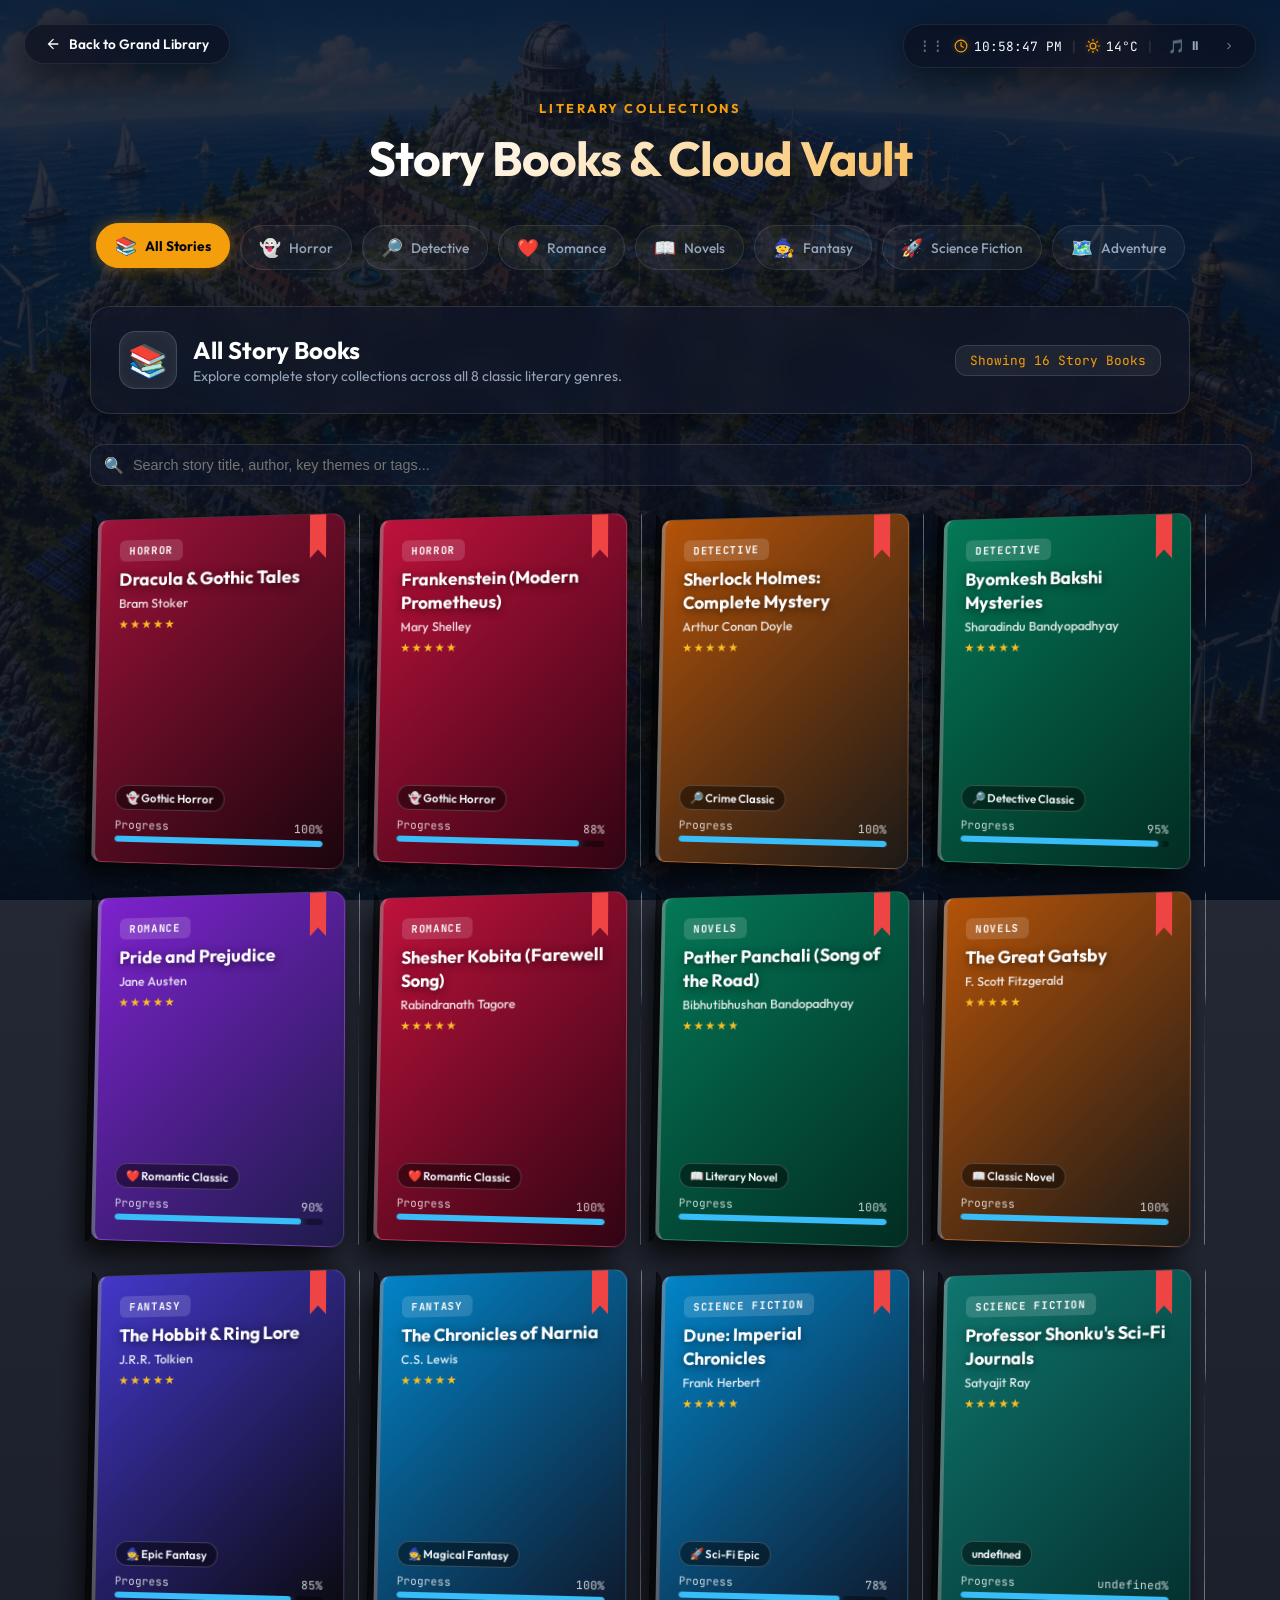
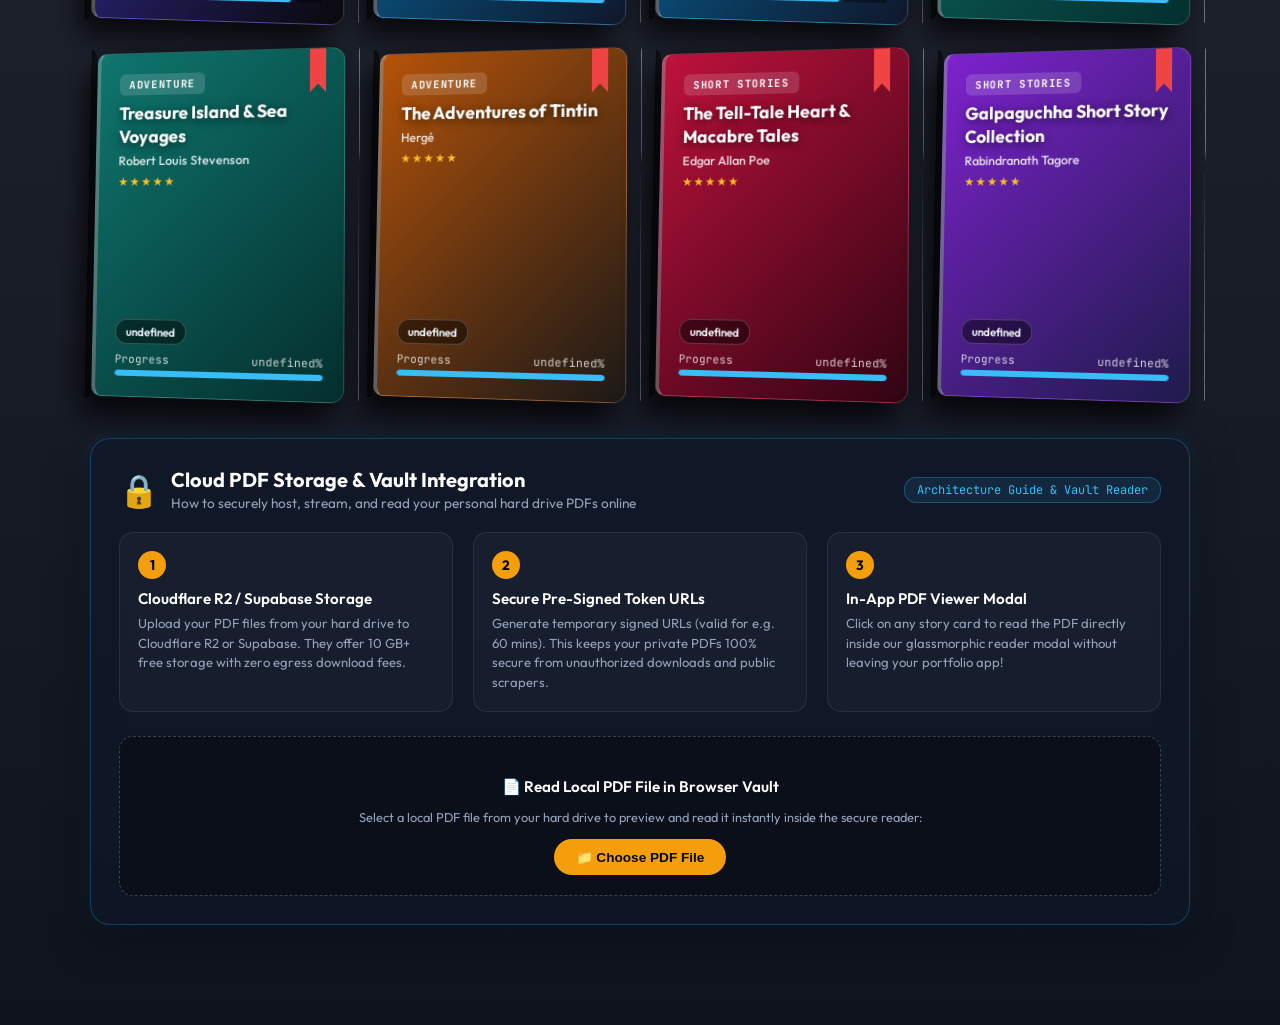
<file: story_books.html>
<!DOCTYPE html>
<html lang="en">
<head>
  <meta charset="UTF-8">
  <meta name="viewport" content="width=device-width, initial-scale=1.0">
  <title>Story Books Gallery - Grand Library</title>
  <link rel="stylesheet" href="subpage.css">
  <style>
    /* Category Filter Nav Bar */
    .category-tabs-wrapper {
      display: flex;
      align-items: center;
      gap: 10px;
      overflow-x: auto;
      padding: 12px 6px;
      margin-bottom: 24px;
      scrollbar-width: thin;
      scrollbar-color: rgba(255, 255, 255, 0.2) transparent;
    }
    .category-tabs-wrapper::-webkit-scrollbar {
      height: 6px;
    }
    .category-tabs-wrapper::-webkit-scrollbar-thumb {
      background: rgba(255, 255, 255, 0.2);
      border-radius: 4px;
    }

    .cat-tab {
      background: rgba(255, 255, 255, 0.04);
      border: 1px solid rgba(255, 255, 255, 0.1);
      color: var(--text-secondary);
      padding: 10px 18px;
      border-radius: 24px;
      font-size: 0.86rem;
      font-weight: 500;
      cursor: pointer;
      white-space: nowrap;
      transition: all 0.25s cubic-bezier(0.175, 0.885, 0.32, 1.275);
      display: inline-flex;
      align-items: center;
      gap: 8px;
      text-decoration: none;
    }
    .cat-tab:hover {
      background: rgba(255, 255, 255, 0.08);
      color: #fff;
      border-color: rgba(255, 255, 255, 0.25);
      transform: translateY(-2px);
    }
    .cat-tab.active {
      background: var(--accent-color);
      color: #030712;
      border-color: var(--accent-color);
      font-weight: 700;
      box-shadow: 0 0 16px var(--accent-glow);
      transform: translateY(-2px);
    }
    .cat-tab .tab-icon {
      font-size: 1.1rem;
    }

    /* Active Category Banner */
    .active-category-banner {
      background: rgba(15, 23, 42, 0.6);
      backdrop-filter: blur(14px);
      border: 1px solid rgba(255, 255, 255, 0.12);
      border-radius: 20px;
      padding: 24px 28px;
      margin-bottom: 30px;
      display: flex;
      justify-content: space-between;
      align-items: center;
      flex-wrap: wrap;
      gap: 16px;
      box-shadow: 0 10px 30px rgba(0, 0, 0, 0.4);
    }
    .banner-info {
      display: flex;
      align-items: center;
      gap: 16px;
    }
    .banner-icon-box {
      width: 56px;
      height: 56px;
      border-radius: 16px;
      background: rgba(255, 255, 255, 0.08);
      border: 1px solid rgba(255, 255, 255, 0.15);
      display: flex;
      align-items: center;
      justify-content: center;
      font-size: 2rem;
      box-shadow: inset 0 0 12px rgba(255, 255, 255, 0.05);
    }
    .banner-title {
      font-size: 1.5rem;
      font-weight: 700;
      color: #ffffff;
      margin: 0;
    }
    .banner-desc {
      font-size: 0.88rem;
      color: var(--text-secondary);
      margin-top: 2px;
    }

    /* Controls Row: Search & Status Filter */
    .controls-row {
      display: flex;
      gap: 16px;
      margin-bottom: 28px;
      flex-wrap: wrap;
    }
    .search-input-wrap {
      flex: 1;
      min-width: 260px;
      position: relative;
    }
    .search-input-wrap input {
      width: 100%;
      background: rgba(15, 23, 42, 0.6);
      border: 1px solid rgba(255, 255, 255, 0.12);
      border-radius: 14px;
      padding: 12px 18px 12px 42px;
      color: #fff;
      font-size: 0.9rem;
      outline: none;
      transition: all 0.25s ease;
    }
    .search-input-wrap input:focus {
      border-color: var(--accent-color);
      box-shadow: 0 0 15px var(--accent-glow);
    }
    .search-input-icon {
      position: absolute;
      left: 14px;
      top: 50%;
      transform: translateY(-50%);
      color: var(--text-secondary);
      font-size: 1rem;
      pointer-events: none;
    }

    /* 3D Bookshelf Grid Layout */
    .bookshelf-grid {
      display: grid;
      grid-template-columns: repeat(auto-fill, minmax(240px, 1fr));
      gap: 28px;
      margin-bottom: 40px;
      perspective: 1200px;
    }

    /* 3D Book Box Container & Transforms */
    .book-card-wrap {
      perspective: 1000px;
      cursor: pointer;
      outline: none;
    }

    .book-box-3d {
      position: relative;
      width: 100%;
      height: 350px;
      border-radius: 12px 14px 14px 12px;
      transform-style: preserve-3d;
      transform: rotateY(-10deg) rotateX(4deg);
      transition: transform 0.4s cubic-bezier(0.165, 0.84, 0.44, 1), box-shadow 0.4s ease;
      box-shadow: -14px 18px 28px rgba(0, 0, 0, 0.7), 0 0 15px rgba(0, 0, 0, 0.3);
    }

    .book-card-wrap:hover .book-box-3d {
      transform: rotateY(-22deg) rotateX(8deg) translateY(-10px) scale(1.02);
      box-shadow: -22px 28px 42px rgba(0, 0, 0, 0.85), 0 0 25px var(--accent-glow);
    }

    /* Spine & Page Edges */
    .book-box-3d::before {
      content: '';
      position: absolute;
      top: 0;
      left: 0;
      width: 22px;
      height: 100%;
      background: rgba(0, 0, 0, 0.45);
      transform: rotateY(-90deg) translateZ(0px);
      transform-origin: left;
      border-radius: 12px 0 0 12px;
      box-shadow: inset -3px 0 8px rgba(0, 0, 0, 0.6);
    }

    .book-box-3d::after {
      content: '';
      position: absolute;
      top: 4px;
      right: -14px;
      width: 14px;
      height: calc(100% - 8px);
      background: repeating-linear-gradient(90deg, #e2e8f0, #cbd5e1 2px, #f8fafc 4px);
      transform: rotateY(90deg) translateZ(0);
      transform-origin: right;
      border-radius: 0 3px 3px 0;
      opacity: 0.85;
    }

    /* Cover Styling */
    .book-cover {
      position: absolute;
      inset: 0;
      border-radius: 10px 14px 14px 10px;
      padding: 20px;
      display: flex;
      flex-direction: column;
      justify-content: space-between;
      border: 1px solid rgba(255, 255, 255, 0.15);
      border-left: 4px solid rgba(255, 255, 255, 0.3);
      overflow: hidden;
      background: linear-gradient(135deg, #1e293b 0%, #0f172a 100%);
    }

    /* Cover Color Themes */
    .theme-rose { background: linear-gradient(135deg, #be123c 0%, #310413 100%); }
    .theme-amber { background: linear-gradient(135deg, #b45309 0%, #1c1917 100%); }
    .theme-purple { background: linear-gradient(135deg, #7e22ce 0%, #1e1b4b 100%); }
    .theme-emerald { background: linear-gradient(135deg, #047857 0%, #022c22 100%); }
    .theme-indigo { background: linear-gradient(135deg, #4338ca 0%, #09090b 100%); }
    .theme-blue { background: linear-gradient(135deg, #0284c7 0%, #0f172a 100%); }
    .theme-teal { background: linear-gradient(135deg, #0f766e 0%, #042f2e 100%); }
    .theme-crimson { background: linear-gradient(135deg, #9f1239 0%, #1a050d 100%); }

    .book-ribbon {
      position: absolute;
      top: 0;
      right: 18px;
      width: 16px;
      height: 44px;
      background: #ef4444;
      clip-path: polygon(0 0, 100% 0, 100% 100%, 50% 80%, 0 100%);
      box-shadow: 0 4px 8px rgba(0, 0, 0, 0.4);
      z-index: 2;
    }

    .book-category-tag {
      font-size: 0.68rem;
      font-family: var(--font-mono);
      font-weight: 700;
      letter-spacing: 0.06em;
      text-transform: uppercase;
      padding: 4px 10px;
      border-radius: 6px;
      background: rgba(255, 255, 255, 0.15);
      backdrop-filter: blur(4px);
      color: #fff;
      align-self: flex-start;
    }

    .book-cover-title {
      font-size: 1.12rem;
      font-weight: 700;
      color: #ffffff;
      line-height: 1.35;
      margin-top: 10px;
      text-shadow: 0 2px 10px rgba(0, 0, 0, 0.6);
    }

    .book-cover-author {
      font-size: 0.8rem;
      color: rgba(255, 255, 255, 0.85);
      margin-top: 4px;
      font-weight: 500;
    }

    .book-stars {
      color: #fbbf24;
      font-size: 0.78rem;
      margin-top: 6px;
      letter-spacing: 1px;
    }

    .book-cover-footer {
      margin-top: auto;
      display: flex;
      flex-direction: column;
      gap: 8px;
    }

    .book-status-badge {
      display: inline-flex;
      align-items: center;
      gap: 5px;
      font-size: 0.72rem;
      font-weight: 600;
      padding: 4px 10px;
      border-radius: 12px;
      background: rgba(0, 0, 0, 0.45);
      color: #f1f5f9;
      border: 1px solid rgba(255, 255, 255, 0.2);
      align-self: flex-start;
    }

    .book-progress-wrapper {
      width: 100%;
    }

    .book-progress-info {
      display: flex;
      justify-content: space-between;
      font-size: 0.7rem;
      color: rgba(255, 255, 255, 0.8);
      margin-bottom: 4px;
      font-family: var(--font-mono);
    }

    .book-progress-track {
      height: 6px;
      background: rgba(0, 0, 0, 0.4);
      border-radius: 3px;
      overflow: hidden;
    }

    .book-progress-fill {
      height: 100%;
      background: #38bdf8;
      box-shadow: 0 0 8px rgba(56, 189, 248, 0.8);
      border-radius: 3px;
    }

    /* Modal Overlay & PDF Reader */
    .book-modal-overlay {
      position: fixed;
      inset: 0;
      background: rgba(3, 7, 18, 0.9);
      backdrop-filter: blur(14px);
      z-index: 2000;
      display: flex;
      align-items: center;
      justify-content: center;
      padding: 24px;
      opacity: 0;
      visibility: hidden;
      transition: all 0.3s ease;
    }

    .book-modal-overlay.active {
      opacity: 1;
      visibility: visible;
    }

    .book-modal-box {
      background: rgba(15, 23, 42, 0.96);
      border: 1px solid rgba(255, 255, 255, 0.15);
      border-radius: 24px;
      max-width: 860px;
      width: 100%;
      max-height: 90vh;
      overflow-y: auto;
      padding: 36px;
      position: relative;
      box-shadow: 0 25px 60px rgba(0, 0, 0, 0.85), 0 0 35px var(--accent-glow);
      transform: scale(0.92);
      transition: transform 0.3s cubic-bezier(0.175, 0.885, 0.32, 1.275);
    }

    .book-modal-overlay.active .book-modal-box {
      transform: scale(1);
    }

    .modal-close-button {
      position: absolute;
      top: 20px;
      right: 20px;
      background: rgba(255, 255, 255, 0.08);
      border: 1px solid rgba(255, 255, 255, 0.15);
      color: #fff;
      width: 38px;
      height: 38px;
      border-radius: 50%;
      display: flex;
      align-items: center;
      justify-content: center;
      cursor: pointer;
      font-size: 1.1rem;
      transition: all 0.2s ease;
    }

    .modal-close-button:hover {
      background: rgba(255, 255, 255, 0.2);
      transform: rotate(90deg);
    }

    /* Cloud PDF Vault Styling */
    .cloud-vault-card {
      background: rgba(15, 23, 42, 0.65);
      backdrop-filter: blur(14px);
      border: 1px solid rgba(14, 165, 233, 0.3);
      border-radius: 20px;
      padding: 28px;
      margin-top: 40px;
      margin-bottom: 40px;
      box-shadow: 0 10px 40px rgba(0, 0, 0, 0.5), 0 0 25px rgba(14, 165, 233, 0.15);
    }

    .vault-grid {
      display: grid;
      grid-template-columns: repeat(auto-fit, minmax(280px, 1fr));
      gap: 20px;
      margin-top: 20px;
    }

    .vault-step {
      background: rgba(255, 255, 255, 0.03);
      border: 1px solid rgba(255, 255, 255, 0.08);
      border-radius: 14px;
      padding: 18px;
    }

    .vault-step-num {
      width: 28px;
      height: 28px;
      border-radius: 50%;
      background: var(--accent-color);
      color: #030712;
      font-weight: 700;
      font-size: 0.85rem;
      display: flex;
      align-items: center;
      justify-content: center;
      margin-bottom: 10px;
    }
  </style>
</head>
<body class="accent-amber">

  <!-- UI Overlay for Toolbox -->
  <div class="ui-overlay">
    <div class="toolbox glass-panel collapsed" id="mainToolbox">
      <!-- Minimized Horizontal Info-Bar -->
      <div class="toolbox-minimized-content" id="toolboxMinimizedContent">
        <div class="drag-dots">⋮⋮</div>
        <div class="minimized-time">
          <svg class="icon-clock" viewBox="0 0 24 24" style="width:14px;height:14px;fill:none;stroke:currentColor;stroke-width:2;stroke-linecap:round;stroke-linejoin:round;"><circle cx="12" cy="12" r="10"></circle><polyline points="12 6 12 12 16 14"></polyline></svg>
          <span id="minimizedClock">00:00:00 AM</span>
        </div>
        <div class="minimized-divider">|</div>
        <div class="minimized-weather">
          <svg class="icon-weather" id="minimizedWeatherIcon" viewBox="0 0 24 24" style="width:14px;height:14px;fill:none;stroke:currentColor;stroke-width:2;stroke-linecap:round;stroke-linejoin:round;"><path d="M12 2v2M12 20v2M4.93 4.93l1.41 1.41M17.66 17.66l1.41 1.41M2 12h2M20 12h2M6.34 17.66l-1.41 1.41M19.07 4.93l-1.41 1.41"></path><circle cx="12" cy="12" r="4"></circle></svg>
          <span id="minimizedTemp">24°C</span>
        </div>
        <div class="minimized-divider">|</div>
        <div style="display: flex; align-items: center; gap: 4px; font-size: 0.8rem;">
          <span>🎵</span>
          <span id="musicMiniPlayState" class="mini-play-state" style="color: var(--text-secondary); font-family: var(--font-mono); font-weight: bold;">⏸</span>
        </div>
        <button class="toolbox-toggle-btn" id="expandBtn" onclick="toggleToolboxCollapse(event)" aria-label="Expand Toolbox">
          <svg viewBox="0 0 24 24" style="width:16px;height:16px;fill:none;stroke:currentColor;stroke-width:2;"><polyline points="15 18 9 12 15 6"></polyline></svg>
        </button>
      </div>

      <!-- Expanded Detailed Dashboard -->
      <div class="toolbox-expanded-content" id="toolboxExpandedContent">
        <!-- Header Row -->
        <div class="toolbox-header-row" id="toolboxDragHandle">
          <div class="header-left">
             <span class="drag-dots-icon">⋮⋮</span>
             <span class="header-title">CITY TOOLBOX</span>
          </div>
          <div class="header-right" onclick="event.stopPropagation()">
            <!-- Sound toggle button -->
            <button class="header-btn" id="soundToggle" onclick="toggleAmbientSound(event)" title="Toggle Sound">
              <svg id="soundIcon" viewBox="0 0 24 24" style="width:14px;height:14px;fill:currentColor;"><path d="M3.63 3.63L2.05 5.2l4.5 4.5H3v5h3.33L11 19.33V14.2l5.73 5.73c-.7.5-1.5.87-2.38 1.07v2.06c1.43-.3 2.73-.97 3.82-1.89l2.25 2.25 1.58-1.58L3.63 3.63zM9 14.17L6.83 12H5v1h4v1.17zM19 12c0-1.77-1.02-3.29-2.5-4.03v2.21l2.45 2.45c.03-.21.05-.42.05-.63zm1.96-3.87l-1.48 1.48c.33.73.52 1.54.52 2.39 0 2.25-1.28 4.2-3.17 5.16l1.49 1.49C20.52 16.92 22 14.64 22 12c0-1.45-.42-2.8-1.04-3.87zM11 4.67L8.83 6.84l1.58 1.58 1.58-1.58V4.67z"/></svg>
            </button>
            <!-- Auto/Manual toggle button -->
            <button class="header-btn mode-btn active" id="btn-mode-auto" onclick="toggleControlMode(event)" title="Toggle Control Mode">
              <svg class="icon-sparkles" viewBox="0 0 24 24" style="width:12px;height:12px;fill:none;stroke:currentColor;stroke-width:2;stroke-linecap:round;stroke-linejoin:round;"><path d="M12 2v2M12 20v2M4.93 4.93l1.41 1.41M17.66 17.66l1.41 1.41M2 12h2M20 12h2M6.34 17.66l-1.41 1.41M19.07 4.93l-1.41 1.41"></path></svg>
              <span id="controlModeText">Auto</span>
            </button>
            <!-- Collapse button -->
            <button class="header-btn" id="collapseBtn" onclick="toggleToolboxCollapse(event)" title="Collapse Toolbox">
              <svg viewBox="0 0 24 24" style="width:16px;height:16px;fill:none;stroke:currentColor;stroke-width:2;"><polyline points="9 18 15 12 9 6"></polyline></svg>
            </button>
          </div>
        </div>

        <!-- Row 1: Clock, Time and Date -->
        <div class="toolbox-row-clock">
          <div class="row-clock-left">
            <svg class="icon-clock" viewBox="0 0 24 24" style="width:14px;height:14px;fill:none;stroke:currentColor;stroke-width:2;stroke-linecap:round;stroke-linejoin:round;"><circle cx="12" cy="12" r="10"></circle><polyline points="12 6 12 12 16 14"></polyline></svg>
            <span class="clock-display" id="clock">00:00:00 AM</span>
          </div>
          <div class="row-clock-right" id="calendarDate">
            Loading Date...
          </div>
        </div>

        <!-- Row 2: Dropdown Selectors -->
        <div class="toolbox-row-selectors">
          <!-- Calendar selector -->
          <button class="selector-btn" id="selectorCalendar" onclick="toggleDropdown('calendar')">
            <div class="selector-btn-left">
              <svg class="icon-calendar" viewBox="0 0 24 24" style="width:14px;height:14px;fill:none;stroke:currentColor;stroke-width:2;stroke-linecap:round;stroke-linejoin:round;"><rect x="3" y="4" width="18" height="18" rx="2" ry="2"></rect><line x1="16" y1="2" x2="16" y2="6"></line><line x1="8" y1="2" x2="8" y2="6"></line><line x1="3" y1="10" x2="21" y2="10"></line></svg>
              <span>Calendar</span>
            </div>
            <svg class="chevron-icon" id="chevronCalendar" viewBox="0 0 24 24" style="width:14px;height:14px;fill:none;stroke:currentColor;stroke-width:2;"><polyline points="6 9 12 15 18 9"></polyline></svg>
          </button>
          <!-- Weather selector -->
          <button class="selector-btn" id="selectorWeather" onclick="toggleDropdown('weather')">
            <div class="selector-btn-left">
              <svg class="icon-weather-main" id="currentWeatherIcon" viewBox="0 0 24 24" style="width:14px;height:14px;fill:none;stroke:currentColor;stroke-width:2;stroke-linecap:round;stroke-linejoin:round;"><path d="M12 2v2M12 20v2M4.93 4.93l1.41 1.41M17.66 17.66l1.41 1.41M2 12h2M20 12h2M6.34 17.66l-1.41 1.41M19.07 4.93l-1.41 1.41"></path><circle cx="12" cy="12" r="4"></circle></svg>
              <span id="currentWeatherText">24°C</span>
            </div>
            <svg class="chevron-icon" id="chevronWeather" viewBox="0 0 24 24" style="width:14px;height:14px;fill:none;stroke:currentColor;stroke-width:2;"><polyline points="6 9 12 15 18 9"></polyline></svg>
          </button>
        </div>

        <!-- Soundtrack selector -->
        <div class="toolbox-row-music-selector" style="margin-top: 10px;">
          <button class="selector-btn selector-btn-full" id="selectorMusic" onclick="toggleDropdown('music')" style="width: 100%; display: flex; justify-content: space-between;">
            <div class="selector-btn-left">
              <svg class="icon-music" viewBox="0 0 24 24" style="width:14px;height:14px;fill:none;stroke:currentColor;stroke-width:2;stroke-linecap:round;stroke-linejoin:round;color:var(--accent-color);"><path d="M9 18V5l12-2v13"></path><circle cx="6" cy="18" r="3"></circle><circle cx="18" cy="16" r="3"></circle></svg>
              <span id="musicStatusText">Soundtrack: Heat Waves</span>
            </div>
            <div style="display: flex; align-items: center; gap: 8px;">
              <span class="mini-play-state" style="font-size: 0.65rem; color: var(--text-secondary);">⏸</span>
              <svg class="chevron-icon" id="chevronMusic" viewBox="0 0 24 24" style="width:14px;height:14px;fill:none;stroke:currentColor;stroke-width:2;"><polyline points="6 9 12 15 18 9"></polyline></svg>
            </div>
          </button>
        </div>

        <!-- Content Panel (Collapsible dropdown panels) -->
        <div class="toolbox-dropdown-panel" id="dropdownPanel" style="display: none;">
          <!-- Calendar Dropdown -->
          <div class="dropdown-content-item" id="contentCalendar" style="display: none;">
            <div class="calendar-header">
              <span class="calendar-month-year" id="calendarMonthYear">July 2026</span>
              <span class="calendar-today-label" onclick="goToToday()">Today</span>
            </div>
            <div class="calendar-weekdays">
              <span>S</span><span>M</span><span>T</span><span>W</span><span>T</span><span>F</span><span>S</span>
            </div>
            <div class="calendar-grid" id="calendarGrid">
              <!-- Populated dynamically via JS -->
            </div>
          </div>

          <!-- Weather Dropdown -->
          <div class="dropdown-content-item" id="contentWeather" style="display: none;">
            <div class="weather-header">
              <div class="weather-location">
                <svg class="icon-pin" viewBox="0 0 24 24" style="width:12px;height:12px;fill:none;stroke:currentColor;stroke-width:2;stroke-linecap:round;stroke-linejoin:round;"><path d="M21 10c0 7-9 13-9 13s-9-6-9-13a9 9 0 0 1 18 0z"></path><circle cx="12" cy="10" r="3"></circle></svg>
                <span id="weatherLocationName">Local Area</span>
              </div>
              <button class="gps-btn" id="gpsBtn" onclick="syncGPS(event)">
                <svg class="icon-sync" id="gpsIcon" viewBox="0 0 24 24" style="width:10px;height:10px;fill:none;stroke:currentColor;stroke-width:2;stroke-linecap:round;stroke-linejoin:round;"><path d="M21.5 2v6h-6M21.34 15.57a10 10 0 1 1-.57-8.38l5.67-5.67"></path></svg>
                <span>GPS</span>
              </button>
            </div>
            <div class="weather-subheader">WEATHER ATMOSPHERE</div>
            <div class="weather-grid">
              <button class="weather-btn active" id="weather-clear" onclick="setWeather('clear')">Clear</button>
              <button class="weather-btn" id="weather-rain" onclick="setWeather('rain')">Rain</button>
              <button class="weather-btn" id="weather-snow" onclick="setWeather('snow')">Snow</button>
              <button class="weather-btn" id="weather-thunderstorm" onclick="setWeather('thunderstorm')">Thunderstorm</button>
              <button class="weather-btn" id="weather-fog" onclick="setWeather('fog')">Fog</button>
              <button class="weather-btn" id="weather-cloudy" onclick="setWeather('cloudy')">Cloudy</button>
            </div>
          </div>

          <!-- Music Dropdown -->
          <div class="dropdown-content-item" id="contentMusic" style="display: none;">
            <div class="music-player-container">
              <!-- Song Details Cover Row -->
              <div class="music-cover-row">
                <div class="vinyl-container">
                  <div class="vinyl-record" id="vinylRecord">
                    <div class="vinyl-center"></div>
                  </div>
                </div>
                <div class="music-details">
                  <span class="music-title" id="musicTitle">Heat Waves</span>
                  <span class="music-artist" id="musicArtist">Glass Animals</span>
                  <div class="music-badge-row">
                    <span class="music-tag">Chiptune Synth</span>
                  </div>
                </div>
              </div>

              <!-- Animated Visualizer & Scrolling Lyrics -->
              <div class="music-visual-row">
                <div class="lyrics-container">
                  <div class="lyrics-text" id="lyricsText">"Sometimes all I think about is you..."</div>
                </div>
                <div class="audio-visualizer" id="visualizer">
                  <div class="bar"></div>
                  <div class="bar"></div>
                  <div class="bar"></div>
                  <div class="bar"></div>
                  <div class="bar"></div>
                  <div class="bar"></div>
                  <div class="bar"></div>
                  <div class="bar"></div>
                  <div class="bar"></div>
                  <div class="bar"></div>
                  <div class="bar"></div>
                </div>
              </div>

              <!-- Playback Controls -->
              <div class="music-controls" style="display: flex; align-items: center; justify-content: center; gap: 10px; margin-bottom: 12px;">
                <!-- Save Button -->
                <button class="music-btn save-song-btn-circle" id="saveSongBtn" onclick="toggleSaveCurrentSong(event)" title="Save to Favorites">
                  <svg class="heart-icon" id="heartIcon" viewBox="0 0 24 24" style="width:14px;height:14px;fill:none;stroke:currentColor;stroke-width:2.5;transition: all 0.2s; pointer-events: none;">
                    <path d="M20.84 4.61a5.5 5.5 0 0 0-7.78 0L12 5.67l-1.06-1.06a5.5 5.5 0 0 0-7.78 7.78l1.06 1.06L12 21.23l7.78-7.78 1.06-1.06a5.5 5.5 0 0 0 0-7.78z"></path>
                  </svg>
                </button>

                <!-- Prev Button -->
                <button class="music-btn control-prev" onclick="playPrevSong()" title="Previous Song">
                  <svg viewBox="0 0 24 24" style="width:14px;height:14px;fill:currentColor;"><path d="M6 6h2v12H6zm3.5 6l8.5 6V6z"/></svg>
                </button>
                
                <!-- Play / Pause Button -->
                <button class="music-btn control-play" id="musicPlayBtn" onclick="toggleMusicPlayback()" title="Play / Pause">
                  <svg id="musicPlayIcon" viewBox="0 0 24 24" style="width:18px;height:18px;fill:currentColor;margin-left: 2px;"><path d="M8 5v14l11-7z"/></svg>
                </button>

                <!-- Next Button -->
                <button class="music-btn control-next" onclick="playNextSong()" title="Next Song">
                  <svg viewBox="0 0 24 24" style="width:14px;height:14px;fill:currentColor;"><path d="M6 18l8.5-6L6 6zm9-12h2v12h-2z"/></svg>
                </button>

                <!-- Download MP3 Button -->
                <button class="music-btn control-download" onclick="downloadCurrentSong()" title="Download MP3">
                  <svg viewBox="0 0 24 24" style="width:14px;height:14px;fill:none;stroke:currentColor;stroke-width:2.5;stroke-linecap:round;stroke-linejoin:round;"><path d="M21 15v4a2 2 0 0 1-2 2H5a2 2 0 0 1-2-2v-4"></path><polyline points="7 10 12 15 17 10"></polyline><line x1="12" y1="15" x2="12" y2="3"></line></svg>
                </button>
              </div>

              <!-- Quick List of Playlist Songs -->
              <div class="playlist-container">
                <div class="playlist-header">SOUNDTRACK PLAYLIST</div>
                <div class="playlist-list" id="playlistList">
                  <!-- Generated by JS -->
                </div>
              </div>
            </div>
          </div>
        </div>

        <!-- Bottom Row: Time of Day Indicator and Picker -->
        <div class="toolbox-row-bottom">
          <div class="bottom-left" id="currentTimeOfDayDisplay">
            <svg class="icon-timeofday" id="bottomTimeIcon" viewBox="0 0 24 24" style="width:14px;height:14px;fill:none;stroke:currentColor;stroke-width:2;stroke-linecap:round;stroke-linejoin:round;"><path d="M21 12.79A9 9 0 1 1 11.21 3 7 7 0 0 0 21 12.79z"></path></svg>
            <span id="bottomTimeText">Night</span>
          </div>
          <div class="bottom-right-pill">
            <button class="time-btn" id="btn-sunrise" onclick="selectTimeManual('sunrise')">Dawn</button>
            <button class="time-btn" id="btn-day" onclick="selectTimeManual('day')">Day</button>
            <button class="time-btn" id="btn-sunset" onclick="selectTimeManual('sunset')">Dusk</button>
            <button class="time-btn" id="btn-night" onclick="selectTimeManual('night')">Night</button>
          </div>
        </div>
      </div>
    </div>
  </div>

  <!-- Back button -->
  <a href="library.html" class="back-btn glass-panel">
    <svg viewBox="0 0 24 24">
      <path d="M20 11H7.83l5.59-5.59L12 4l-8 8 8 8 1.41-1.41L7.83 13H20v-2z"/>
    </svg>
    Back to Grand Library
  </a>

  <div class="subpage-wrapper">
    <header class="page-header" style="text-align: center; margin-bottom: 25px;">
      <span class="page-category">Literary Collections</span>
      <h1 class="page-title" style="margin: 4px 0 0 0;">Story Books & Cloud Vault</h1>
    </header>

    <!-- Category Tabs Navigation Bar -->
    <div class="category-tabs-wrapper" id="categoryTabs">
      <a href="?category=all" class="cat-tab" data-cat="all">
        <span class="tab-icon">📚</span>
        <span>All Stories</span>
      </a>
      <a href="?category=horror" class="cat-tab" data-cat="horror">
        <span class="tab-icon">👻</span>
        <span>Horror</span>
      </a>
      <a href="?category=detective" class="cat-tab" data-cat="detective">
        <span class="tab-icon">🔎</span>
        <span>Detective</span>
      </a>
      <a href="?category=romance" class="cat-tab" data-cat="romance">
        <span class="tab-icon">❤️</span>
        <span>Romance</span>
      </a>
      <a href="?category=novels" class="cat-tab" data-cat="novels">
        <span class="tab-icon">📖</span>
        <span>Novels</span>
      </a>
      <a href="?category=fantasy" class="cat-tab" data-cat="fantasy">
        <span class="tab-icon">🧙</span>
        <span>Fantasy</span>
      </a>
      <a href="?category=scifi" class="cat-tab" data-cat="scifi">
        <span class="tab-icon">🚀</span>
        <span>Science Fiction</span>
      </a>
      <a href="?category=adventure" class="cat-tab" data-cat="adventure">
        <span class="tab-icon">🗺️</span>
        <span>Adventure</span>
      </a>
      <a href="?category=short-stories" class="cat-tab" data-cat="short-stories">
        <span class="tab-icon">✨</span>
        <span>Short Stories</span>
      </a>
    </div>

    <!-- Active Category Banner -->
    <div class="active-category-banner" id="categoryBanner">
      <div class="banner-info">
        <div class="banner-icon-box" id="bannerIcon">📚</div>
        <div>
          <h2 class="banner-title" id="bannerTitle">All Story Books</h2>
          <div class="banner-desc" id="bannerDesc">Explore complete story collections across all 8 classic literary genres.</div>
        </div>
      </div>
      <div style="font-size: 0.8rem; font-family: var(--font-mono); color: var(--accent-color); background: rgba(255,255,255,0.06); padding: 6px 14px; border-radius: 12px; border: 1px solid rgba(255,255,255,0.12);" id="bookCountBadge">
        Showing 16 Story Books
      </div>
    </div>

    <!-- Search & Controls -->
    <div class="controls-row">
      <div class="search-input-wrap">
        <span class="search-input-icon">🔍</span>
        <input type="text" id="storySearchInput" placeholder="Search story title, author, key themes or tags..." oninput="renderStoryGrid()">
      </div>
    </div>

    <!-- 3D Story Bookshelf Grid -->
    <div class="bookshelf-grid" id="storyBooksGrid">
      <!-- Dynamically populated via JS -->
    </div>

    <!-- Cloud PDF Vault Section -->
    <div class="cloud-vault-card">
      <div style="display: flex; align-items: center; justify-content: space-between; flex-wrap: wrap; gap: 10px;">
        <div style="display: flex; align-items: center; gap: 12px;">
          <span style="font-size: 2rem;">🔒</span>
          <div>
            <h3 style="font-size: 1.25rem; font-weight: 700; margin: 0; color: #fff;">Cloud PDF Storage & Vault Integration</h3>
            <p style="font-size: 0.85rem; color: var(--text-secondary); margin: 2px 0 0 0;">How to securely host, stream, and read your personal hard drive PDFs online</p>
          </div>
        </div>
        <span style="font-size: 0.75rem; font-family: var(--font-mono); color: #38bdf8; background: rgba(56, 189, 248, 0.1); border: 1px solid rgba(56, 189, 248, 0.3); padding: 4px 12px; border-radius: 12px;">
          Architecture Guide & Vault Reader
        </span>
      </div>

      <div class="vault-grid">
        <div class="vault-step">
          <div class="vault-step-num">1</div>
          <h4 style="font-size: 0.95rem; font-weight: 600; color: #fff; margin: 0 0 6px 0;">Cloudflare R2 / Supabase Storage</h4>
          <p style="font-size: 0.82rem; color: var(--text-secondary); line-height: 1.5; margin: 0;">
            Upload your PDF files from your hard drive to Cloudflare R2 or Supabase. They offer 10 GB+ free storage with zero egress download fees.
          </p>
        </div>

        <div class="vault-step">
          <div class="vault-step-num">2</div>
          <h4 style="font-size: 0.95rem; font-weight: 600; color: #fff; margin: 0 0 6px 0;">Secure Pre-Signed Token URLs</h4>
          <p style="font-size: 0.82rem; color: var(--text-secondary); line-height: 1.5; margin: 0;">
            Generate temporary signed URLs (valid for e.g. 60 mins). This keeps your private PDFs 100% secure from unauthorized downloads and public scrapers.
          </p>
        </div>

        <div class="vault-step">
          <div class="vault-step-num">3</div>
          <h4 style="font-size: 0.95rem; font-weight: 600; color: #fff; margin: 0 0 6px 0;">In-App PDF Viewer Modal</h4>
          <p style="font-size: 0.82rem; color: var(--text-secondary); line-height: 1.5; margin: 0;">
            Click on any story card to read the PDF directly inside our glassmorphic reader modal without leaving your portfolio app!
          </p>
        </div>
      </div>

      <!-- Live PDF Upload Reader Simulation -->
      <div style="margin-top: 24px; padding: 20px; background: rgba(0,0,0,0.3); border: 1px dashed rgba(255,255,255,0.2); border-radius: 14px; text-align: center;">
        <h4 style="font-size: 0.95rem; font-weight: 600; color: #fff; margin-bottom: 6px;">📄 Read Local PDF File in Browser Vault</h4>
        <p style="font-size: 0.8rem; color: var(--text-secondary); margin-bottom: 14px;">Select a local PDF file from your hard drive to preview and read it instantly inside the secure reader:</p>
        <input type="file" id="localPdfInput" accept="application/pdf" style="display: none;" onchange="handleLocalPdfUpload(event)">
        <button onclick="document.getElementById('localPdfInput').click()" style="background: var(--accent-color); color: #030712; border: none; padding: 10px 22px; border-radius: 20px; font-weight: 700; font-size: 0.85rem; cursor: pointer; transition: all 0.2s;">
          📁 Choose PDF File
        </button>
      </div>
    </div>
  </div>

  <!-- Book Details & PDF Reader Modal -->
  <div class="book-modal-overlay" id="bookModalOverlay" onclick="handleModalBackdropClick(event)">
    <div class="book-modal-box">
      <button class="modal-close-button" onclick="closeBookModal()" aria-label="Close Modal">✕</button>
      <div id="bookModalBody">
        <!-- Rendered dynamically -->
      </div>
    </div>
  </div>

  <script>
    // Category Details Mapping
    const categoriesInfo = {
      all: {
        title: "All Story Books",
        icon: "📚",
        desc: "Explore complete story collections across all 8 classic literary genres."
      },
      horror: {
        title: "Horror & Gothic Tales",
        icon: "👻",
        desc: "Gothic mysteries, supernatural horrors, and spine-chilling terrifying tales."
      },
      detective: {
        title: "Detective & Crime Mysteries",
        icon: "🔎",
        desc: "Deductive investigation, unsolvable crimes, and mastermind sleuths."
      },
      romance: {
        title: "Romance & Relationships",
        icon: "❤️",
        desc: "Timeless love stories, passionate relationships, and social drama."
      },
      novels: {
        title: "Novels & Classic Fiction",
        icon: "📖",
        desc: "Deep narrative fiction, character journeys, and literary masterpieces."
      },
      fantasy: {
        title: "Fantasy & Mythical Worlds",
        icon: "🧙",
        desc: "Magical realms, mythical creatures, dragons, and legendary quests."
      },
      scifi: {
        title: "Science Fiction & Space",
        icon: "🚀",
        desc: "Futuristic technology, space exploration, time travel, and dystopias."
      },
      adventure: {
        title: "Adventure & Journeys",
        icon: "🗺️",
        desc: "High-seas exploration, treasure hunts, wilderness survival, and action."
      },
      "short-stories": {
        title: "Short Stories & Anthologies",
        icon: "✨",
        desc: "Punchy short fiction collections, psychological twists, and micro-tales."
      }
    };

    // Full Story Books Catalog (16 Books covering all 8 Categories)
    const storyCatalog = [
      {
        id: "dracula",
        title: "Dracula & Gothic Tales",
        author: "Bram Stoker",
        category: "horror",
        categoryLabel: "Horror",
        theme: "theme-crimson",
        rating: "★★★★★",
        pages: 418,
        progress: 100,
        statusLabel: "👻 Gothic Horror",
        synopsis: "The definitive gothic horror novel following Count Dracula's sinister attempt to relocate from Transylvania to Victorian England to spread the undead curse.",
        takeaways: [
          "Epistolary narrative built through letters, diaries, and newspaper clippings.",
          "Clash between modern technology and ancient dark folklore.",
          "Timeless horror foundation for vampire literature."
        ],
        pdfSample: "https://www.w3.org/WAI/ER/tests/xhtml/testfiles/resources/pdf/dummy.pdf"
      },
      {
        id: "frankenstein",
        title: "Frankenstein (Modern Prometheus)",
        author: "Mary Shelley",
        category: "horror",
        categoryLabel: "Horror",
        theme: "theme-rose",
        rating: "★★★★★",
        pages: 280,
        progress: 88,
        statusLabel: "👻 Gothic Horror",
        synopsis: "Victor Frankenstein creates a living creature from reanimated tissue, unleashing unintended consequences, existential dread, and tragic revenge.",
        takeaways: [
          "Ethical boundaries of science and creation.",
          "Monster as a sympathetic figure rejected by society.",
          "Gothic atmosphere intertwined with early science fiction."
        ]
      },
      {
        id: "sherlock",
        title: "Sherlock Holmes: Complete Mystery",
        author: "Arthur Conan Doyle",
        category: "detective",
        categoryLabel: "Detective",
        theme: "theme-amber",
        rating: "★★★★★",
        pages: 1080,
        progress: 100,
        statusLabel: "🔎 Crime Classic",
        synopsis: "Classic detective mysteries featuring Sherlock Holmes and Dr. Watson, solving intricate cases with deductive reasoning in fog-shrouded London.",
        takeaways: [
          "It is a capital mistake to theorize before one has data.",
          "When you have eliminated the impossible, whatever remains must be the truth.",
          "Mastery of observational science and forensics."
        ]
      },
      {
        id: "byomkesh",
        title: "Byomkesh Bakshi Mysteries",
        author: "Sharadindu Bandyopadhyay",
        category: "detective",
        categoryLabel: "Detective",
        theme: "theme-emerald",
        rating: "★★★★★",
        pages: 540,
        progress: 95,
        statusLabel: "🔎 Detective Classic",
        synopsis: "The legendary 'Satyanweshi' (truth-seeker) Byomkesh Bakshi and his companion Ajit solve complex murders and conspiracies in mid-20th century Kolkata.",
        takeaways: [
          "Human psychology as the key to solving crime.",
          "Rich cultural portrait of old Bengal.",
          "Brilliant deductive logic and plot twists."
        ]
      },
      {
        id: "pride_prejudice",
        title: "Pride and Prejudice",
        author: "Jane Austen",
        category: "romance",
        categoryLabel: "Romance",
        theme: "theme-purple",
        rating: "★★★★★",
        pages: 432,
        progress: 90,
        statusLabel: "❤️ Romantic Classic",
        synopsis: "The unforgettable romantic tale of Elizabeth Bennet and Mr. Darcy as they overcome personal pride, social expectations, and misunderstandings.",
        takeaways: [
          "Character growth through self-awareness and humility.",
          "Sharp wit and critique of Regency-era social dynamics.",
          "Unmatched romantic chemistry and timeless dialogue."
        ]
      },
      {
        id: "shesher_kobita",
        title: "Shesher Kobita (Farewell Song)",
        author: "Rabindranath Tagore",
        category: "romance",
        categoryLabel: "Romance",
        theme: "theme-rose",
        rating: "★★★★★",
        pages: 210,
        progress: 100,
        statusLabel: "❤️ Romantic Classic",
        synopsis: "A lyrical romantic novel set in Shillong exploring love, passion, societal boundaries, and poetic devotion between Amit and Labanya.",
        takeaways: [
          "Love vs marriage and idealization vs reality.",
          "Poetic prose woven directly into narrative chapters.",
          "Profound romantic philosophy."
        ]
      },
      {
        id: "pather_panchali",
        title: "Pather Panchali (Song of the Road)",
        author: "Bibhutibhushan Bandopadhyay",
        category: "novels",
        categoryLabel: "Novels",
        theme: "theme-emerald",
        rating: "★★★★★",
        pages: 312,
        progress: 100,
        statusLabel: "📖 Literary Novel",
        synopsis: "An evocative Bengali literary masterpiece capturing rural childhood, nature, family warmth, poverty, and life's timeless journey.",
        takeaways: [
          "Poetic celebration of rural Bengal landscape.",
          "Deep human emotional resilience.",
          "Childhood wonder through Opu and Durga."
        ]
      },
      {
        id: "gatsby",
        title: "The Great Gatsby",
        author: "F. Scott Fitzgerald",
        category: "novels",
        categoryLabel: "Novels",
        theme: "theme-amber",
        rating: "★★★★★",
        pages: 208,
        progress: 100,
        statusLabel: "📖 Classic Novel",
        synopsis: "Set in the Roaring Twenties on Long Island, Jay Gatsby's obsessive pursuit of Daisy Buchanan exposes the glamor and tragedy of the American Dream.",
        takeaways: [
          "The illusion of wealth and unattainable past.",
          "Rich symbolism (green light, eyes of Dr. Eckleburg).",
          "Unmatched poetic prose."
        ]
      },
      {
        id: "hobbit",
        title: "The Hobbit & Ring Lore",
        author: "J.R.R. Tolkien",
        category: "fantasy",
        categoryLabel: "Fantasy",
        theme: "theme-indigo",
        rating: "★★★★★",
        pages: 310,
        progress: 85,
        statusLabel: "🧙 Epic Fantasy",
        synopsis: "Bilbo Baggins' magical quest across Middle-earth to reclaim the dwarf kingdom of Erebor from the terrifying dragon Smaug.",
        takeaways: [
          "Courage found in ordinary individuals.",
          "Immersive world-building and mythic languages.",
          "Themes of fellowship and heroism."
        ]
      },
      {
        id: "narnia",
        title: "The Chronicles of Narnia",
        author: "C.S. Lewis",
        category: "fantasy",
        categoryLabel: "Fantasy",
        theme: "theme-blue",
        rating: "★★★★★",
        pages: 768,
        progress: 100,
        statusLabel: "🧙 Magical Fantasy",
        synopsis: "Four siblings step through a wardrobe into Narnia, a land of talking beasts, magical spells, and the noble lion Aslan.",
        takeaways: [
          "Allegorical tales of redemption and hope.",
          "Rich fantasy worlds and mythical creatures.",
          "Timeless childhood magic."
        ]
      },
      {
        id: "dune",
        title: "Dune: Imperial Chronicles",
        author: "Frank Herbert",
        category: "scifi",
        categoryLabel: "Science Fiction",
        theme: "theme-blue",
        rating: "★★★★★",
        pages: 688,
        progress: 78,
        statusLabel: "🚀 Sci-Fi Epic",
        synopsis: "Set on the desert planet Arrakis, Paul Atreides navigates political intrigue, spice melange, ecology, and futuristic destiny.",
        takeaways: [
          "Deep ecological and resource geopolitics.",
          "Feudal power dynamics in space.",
          "Messianic prophecies and human adaptability."
        ]
      },
      {
        id: "shonku",
        title: "Professor Shonku's Sci-Fi Journals",
        author: "Satyajit Ray",
        category: "scifi",
        categoryLabel: "Science Fiction",
        theme: "theme-teal",
        rating: "★★★★★",
        pages: 420,
        synopsis: "The extraordinary science fiction adventures and inventions of genius scientist Professor Trilokeshwar Shonku across the globe.",
        takeaways: [
          "Imaginative inventions (Miracurall, Annihillin, Botica).",
          "Global exploration mixed with scientific curiosity.",
          "Delightful sci-fi narrative style."
        ]
      },
      {
        id: "treasure_island",
        title: "Treasure Island & Sea Voyages",
        author: "Robert Louis Stevenson",
        category: "adventure",
        categoryLabel: "Adventure",
        theme: "theme-teal",
        rating: "★★★★★",
        pages: 292,
        synopsis: "Jim Hawkins sets sail on the Hispaniola in search of buried pirate gold while facing off against Long John Silver.",
        takeaways: [
          "High-seas adventure and coming-of-age voyage.",
          "Complex pirate anti-hero Long John Silver.",
          "Timeless treasure map adventure."
        ]
      },
      {
        id: "tintin",
        title: "The Adventures of Tintin",
        author: "Hergé",
        category: "adventure",
        categoryLabel: "Adventure",
        theme: "theme-amber",
        rating: "★★★★★",
        pages: 350,
        synopsis: "Heroic reporter Tintin and his loyal dog Snowy travel the world unearthing lost treasures, secret temples, and villainous plots.",
        takeaways: [
          "Clear line art style (Ligne claire).",
          "Meticulous historical and geographic detail.",
          "High-octane globe-trotting action."
        ]
      },
      {
        id: "poe_stories",
        title: "The Tell-Tale Heart & Macabre Tales",
        author: "Edgar Allan Poe",
        category: "short-stories",
        categoryLabel: "Short Stories",
        theme: "theme-rose",
        rating: "★★★★★",
        pages: 250,
        synopsis: "A masterclass collection of psychological tension, gothic terror, mystery, and iconic short story craftsmanship.",
        takeaways: [
          "Unreliable narrators and intense psychological suspense.",
          "Pioneering early detective and terror short stories.",
          "Poetic brevity and unmatched narrative punch."
        ]
      },
      {
        id: "galpaguchha",
        title: "Galpaguchha Short Story Collection",
        author: "Rabindranath Tagore",
        category: "short-stories",
        categoryLabel: "Short Stories",
        theme: "theme-purple",
        rating: "★★★★★",
        pages: 620,
        synopsis: "Tagore's classic collection of short stories capturing Bengali rural life, human relationships, poignant tragedy, and social commentary.",
        takeaways: [
          "Subtle portrayal of human emotion and relationships.",
          "Mastery of short story structure.",
          "Empathetic view of marginalized individuals."
        ]
      }
    ];

    let currentCategory = 'all';

    function initCategoryFromUrl() {
      const params = new URLSearchParams(window.location.search);
      const catParam = params.get('category');
      if (catParam && categoriesInfo[catParam]) {
        currentCategory = catParam;
      } else {
        currentCategory = 'all';
      }

      // Highlight active tab
      document.querySelectorAll('.cat-tab').forEach(tab => {
        if (tab.dataset.cat === currentCategory) {
          tab.classList.add('active');
        } else {
          tab.classList.remove('active');
        }
      });

      // Update banner
      const info = categoriesInfo[currentCategory] || categoriesInfo.all;
      document.getElementById('bannerIcon').textContent = info.icon;
      document.getElementById('bannerTitle').textContent = info.title;
      document.getElementById('bannerDesc').textContent = info.desc;
    }

    function renderStoryGrid() {
      const grid = document.getElementById('storyBooksGrid');
      const searchVal = (document.getElementById('storySearchInput').value || '').toLowerCase();
      if (!grid) return;

      const filtered = storyCatalog.filter(book => {
        const matchesCategory = (currentCategory === 'all') || (book.category === currentCategory);
        const matchesSearch = book.title.toLowerCase().includes(searchVal) ||
                              book.author.toLowerCase().includes(searchVal) ||
                              book.synopsis.toLowerCase().includes(searchVal) ||
                              book.categoryLabel.toLowerCase().includes(searchVal);
        return matchesCategory && matchesSearch;
      });

      document.getElementById('bookCountBadge').textContent = `Showing ${filtered.length} Story Books`;

      if (filtered.length === 0) {
        grid.innerHTML = `<div style="grid-column: 1/-1; text-align: center; padding: 50px; color: var(--text-secondary);">No story books found matching your filter criteria.</div>`;
        return;
      }

      grid.innerHTML = filtered.map(book => `
        <div class="book-card-wrap" tabindex="0" onclick="openStoryModal('${book.id}')" onmousemove="handleCardTilt(event, this)" onmouseleave="resetCardTilt(this)">
          <div class="book-box-3d">
            <div class="book-cover ${book.theme}">
              <div class="book-ribbon"></div>
              <div>
                <span class="book-category-tag">${book.categoryLabel}</span>
                <div class="book-cover-title">${book.title}</div>
                <div class="book-cover-author">${book.author}</div>
                <div class="book-stars">${book.rating}</div>
              </div>
              <div class="book-cover-footer">
                <div class="book-status-badge">${book.statusLabel}</div>
                <div class="book-progress-wrapper">
                  <div class="book-progress-info">
                    <span>Progress</span>
                    <span>${book.progress}%</span>
                  </div>
                  <div class="book-progress-track">
                    <div class="book-progress-fill" style="width: ${book.progress}%;"></div>
                  </div>
                </div>
              </div>
            </div>
          </div>
        </div>
      `).join('');
    }

    /* 3D Tilt Effect on Mouse Move */
    function handleCardTilt(e, cardWrap) {
      const box = cardWrap.querySelector('.book-box-3d');
      if (!box) return;
      const rect = cardWrap.getBoundingClientRect();
      const x = e.clientX - rect.left - rect.width / 2;
      const y = e.clientY - rect.top - rect.height / 2;
      
      const rotX = (-y / rect.height) * 20;
      const rotY = (x / rect.width) * 25 - 10;
      
      box.style.transform = `rotateY(${rotY}deg) rotateX(${rotX}deg) translateY(-8px) scale(1.02)`;
    }

    function resetCardTilt(cardWrap) {
      const box = cardWrap.querySelector('.book-box-3d');
      if (!box) return;
      box.style.transform = 'rotateY(-10deg) rotateX(4deg)';
    }

    /* Story Details & PDF Reader Modal */
    function openStoryModal(bookId) {
      const book = storyCatalog.find(b => b.id === bookId);
      if (!book) return;

      const modalBody = document.getElementById('bookModalBody');
      const overlay = document.getElementById('bookModalOverlay');

      modalBody.innerHTML = `
        <div style="display: flex; gap: 28px; flex-wrap: wrap;">
          <div style="width: 180px; height: 260px; perspective: 600px; flex-shrink: 0; margin: 0 auto;">
            <div class="book-box-3d" style="width:100%; height:100%; transform: rotateY(-18deg) rotateX(8deg);">
              <div class="book-cover ${book.theme}">
                <div class="book-ribbon"></div>
                <span class="book-category-tag">${book.categoryLabel}</span>
                <div class="book-cover-title" style="font-size: 1rem;">${book.title}</div>
                <div class="book-cover-author">${book.author}</div>
                <div class="book-stars">${book.rating}</div>
              </div>
            </div>
          </div>
          <div style="flex: 1; min-width: 260px;">
            <span class="book-status-badge" style="margin-bottom: 10px;">${book.statusLabel}</span>
            <h2 style="font-size: 1.6rem; font-weight: 700; color: #fff; margin: 0 0 4px 0;">${book.title}</h2>
            <div style="font-size: 0.95rem; color: var(--accent-color); font-weight: 600; margin-bottom: 16px;">By ${book.author} • ${book.pages} Pages</div>
            
            <p style="font-size: 0.9rem; color: var(--text-secondary); line-height: 1.6; margin-bottom: 20px;">
              ${book.synopsis}
            </p>

            <h4 style="font-size: 0.95rem; font-weight: 600; color: #fff; margin-bottom: 8px;">Key Takeaways & Highlights:</h4>
            <ul style="padding-left: 20px; color: var(--text-secondary); font-size: 0.86rem; line-height: 1.6; margin-bottom: 20px;">
              ${book.takeaways.map(t => `<li>${t}</li>`).join('')}
            </ul>

            <div style="background: rgba(255,255,255,0.04); padding: 12px 16px; border-radius: 12px; border: 1px solid rgba(255,255,255,0.08); display: flex; align-items: center; justify-content: space-between; margin-bottom: 20px;">
              <span style="font-size: 0.8rem; color: var(--text-secondary);">Reading Progress</span>
              <span style="font-size: 0.85rem; font-family: var(--font-mono); color: var(--accent-color); font-weight: bold;">${book.progress}%</span>
            </div>

            <!-- PDF Reader Action Trigger -->
            <div style="display: flex; gap: 10px; flex-wrap: wrap;">
              <button onclick="togglePdfReaderModal('${book.id}')" style="background: var(--accent-color); color: #030712; border: none; padding: 10px 20px; border-radius: 14px; font-weight: 700; font-size: 0.85rem; cursor: pointer; display: flex; align-items: center; gap: 6px;">
                <span>📖 Open In-App PDF Reader</span>
              </button>
            </div>
          </div>
        </div>

        <div id="pdfReaderContainer" style="display: none; margin-top: 24px; border-top: 1px solid rgba(255,255,255,0.1); padding-top: 20px;">
          <h4 style="font-size: 1rem; color: #fff; margin-bottom: 12px; display: flex; justify-content: space-between; align-items: center;">
            <span>📄 Reading View: ${book.title}</span>
            <span style="font-size: 0.75rem; color: var(--text-secondary); font-weight: normal;">Secure Stream View</span>
          </h4>
          <iframe id="pdfFrame" src="${book.pdfSample || 'https://www.w3.org/WAI/ER/tests/xhtml/testfiles/resources/pdf/dummy.pdf'}" style="width: 100%; height: 420px; border: 1px solid rgba(255,255,255,0.15); border-radius: 12px; background: #fff;"></iframe>
        </div>
      `;

      overlay.classList.add('active');
    }

    function togglePdfReaderModal(bookId) {
      const container = document.getElementById('pdfReaderContainer');
      if (container) {
        if (container.style.display === 'none') {
          container.style.display = 'block';
        } else {
          container.style.display = 'none';
        }
      }
    }

    function handleLocalPdfUpload(event) {
      const file = event.target.files[0];
      if (!file) return;

      const fileUrl = URL.createObjectURL(file);
      const modalBody = document.getElementById('bookModalBody');
      const overlay = document.getElementById('bookModalOverlay');

      modalBody.innerHTML = `
        <div>
          <span class="book-status-badge" style="margin-bottom: 10px;">📄 Local Cloud Vault PDF</span>
          <h2 style="font-size: 1.5rem; font-weight: 700; color: #fff; margin: 0 0 6px 0;">${file.name}</h2>
          <div style="font-size: 0.85rem; color: var(--accent-color); margin-bottom: 18px;">Size: ${(file.size / (1024 * 1024)).toFixed(2)} MB • Hard Drive PDF Vault Reader</div>

          <iframe src="${fileUrl}" style="width: 100%; height: 520px; border: 1px solid rgba(255,255,255,0.15); border-radius: 14px; background: #fff;"></iframe>
        </div>
      `;

      overlay.classList.add('active');
    }

    function closeBookModal() {
      const overlay = document.getElementById('bookModalOverlay');
      if (overlay) overlay.classList.remove('active');
    }

    function handleModalBackdropClick(e) {
      if (e.target.id === 'bookModalOverlay') {
        closeBookModal();
      }
    }

    document.addEventListener('keydown', e => {
      if (e.key === 'Escape') closeBookModal();
    });

    document.addEventListener('DOMContentLoaded', () => {
      initCategoryFromUrl();
      renderStoryGrid();
    });
    initCategoryFromUrl();
    renderStoryGrid();
  </script>
  <script src="toolbox.js?v=2.2.0"></script>
</body>
</html>
</file>
<file: styles.css>
@import url('https://fonts.googleapis.com/css2?family=Outfit:wght@300;400;500;600;700&family=JetBrains+Mono:wght@400;500&display=swap');
@import 'toolbox.css';

:root {
  /* Default Theme (Day) */
  --accent-color: #0ea5e9;
  --accent-glow: rgba(14, 165, 233, 0.4);
  --bg-glow: rgba(14, 165, 233, 0.05);
  --glass-bg: rgba(10, 15, 30, 0.65);
  --glass-border: rgba(255, 255, 255, 0.08);
  --text-primary: #f8fafc;
  --text-secondary: #94a3b8;
  --font-sans: 'Outfit', sans-serif;
  --font-mono: 'JetBrains Mono', monospace;
  --transition-speed: 0.4s;
  --map-zoom: 1;
  --map-x: 0px;
  --map-y: 0px;
}

/* Theme variations */
.theme-day {
  --accent-color: #0ea5e9;
  --accent-glow: rgba(14, 165, 233, 0.4);
  --bg-glow: rgba(14, 165, 233, 0.05);
}

.theme-sunset {
  --accent-color: #f97316;
  --accent-glow: rgba(249, 115, 22, 0.4);
  --bg-glow: rgba(249, 115, 22, 0.05);
}

.theme-night {
  --accent-color: #a855f7;
  --accent-glow: rgba(168, 85, 247, 0.4);
  --bg-glow: rgba(168, 85, 247, 0.05);
}

.theme-sunrise {
  --accent-color: #ec4899;
  --accent-glow: rgba(236, 72, 153, 0.4);
  --bg-glow: rgba(236, 72, 153, 0.05);
}

/* Standalone Clock Themes (Independent of Body Theme) */
.clock-theme-light {
  --clock-bg: #e8eaec;
  --clock-text: #333333;
  --clock-box-shadow: 7px 7px 15px rgba(69, 86, 103, 0.25), -8px -8px 15px rgba(255, 255, 255, 0.7);
  --clock-inner-shadow: inset 5px 5px 10px rgba(69, 86, 103, 0.15), inset -5px -5px 10px rgba(255, 255, 255, 0.8);
  --circle-s: #02b7ff;
  --circle-m: #ff6100;
  --circle-h: #4949e7;
  --clock-border: none;
  --clock-btn-color: #000000;
  --clock-btn-bg: rgba(0, 0, 0, 0.04);
  --clock-btn-border: rgba(0, 0, 0, 0.12);
  --clock-btn-hover-bg: rgba(0, 0, 0, 0.08);
}

.clock-theme-dark {
  --clock-bg: #2f363e;
  --clock-text: #ffffff;
  --clock-box-shadow: 10px 10px 20px rgba(0, 0, 0, 0.35), -10px -10px 20px rgba(255, 255, 255, 0.04);
  --clock-inner-shadow: inset 5px 5px 10px rgba(0, 0, 0, 0.5), inset -5px -5px 10px rgba(255, 255, 255, 0.05);
  --circle-s: #eb0b56;
  --circle-m: #34b638;
  --circle-h: #fde721;
  --clock-border: 1px solid rgba(255, 255, 255, 0.05);
  --clock-btn-color: #ffffff;
  --clock-btn-bg: rgba(255, 255, 255, 0.04);
  --clock-btn-border: rgba(255, 255, 255, 0.12);
  --clock-btn-hover-bg: rgba(255, 255, 255, 0.1);
}

* {
  box-sizing: border-box;
  margin: 0;
  padding: 0;
  user-select: none;
}

body {
  font-family: var(--font-sans);
  background-color: #030712;
  color: var(--text-primary);
  overflow: hidden;
  width: 100vw;
  height: 100vh;
}

/* Glassmorphism utility */
.glass-panel {
  background: var(--glass-bg);
  backdrop-filter: blur(16px);
  -webkit-backdrop-filter: blur(16px);
  border: 1px solid var(--glass-border);
  border-radius: 16px;
  box-shadow: 0 8px 32px 0 rgba(0, 0, 0, 0.5),
    inset 0 0 20px rgba(255, 255, 255, 0.02);
  transition: border-color var(--transition-speed), box-shadow var(--transition-speed);
}

.glass-panel:hover {
  border-color: rgba(255, 255, 255, 0.15);
  box-shadow: 0 8px 32px 0 rgba(0, 0, 0, 0.6),
    0 0 15px var(--accent-glow);
}

/* Loading Overlay */
#loader {
  position: fixed;
  inset: 0;
  background: #030712;
  z-index: 9999;
  display: flex;
  flex-direction: column;
  justify-content: center;
  align-items: center;
  gap: 20px;
  transition: opacity 0.8s ease;
}

.loader-spinner {
  width: 60px;
  height: 60px;
  border: 4px solid rgba(255, 255, 255, 0.05);
  border-top-color: var(--accent-color);
  border-radius: 50%;
  animation: spin 1s infinite linear;
  box-shadow: 0 0 20px var(--accent-glow);
}

.loader-text {
  font-size: 1.1rem;
  letter-spacing: 0.2em;
  color: var(--text-secondary);
  text-transform: uppercase;
}

@keyframes spin {
  to {
    transform: rotate(360deg);
  }
}

/* Main Map container layout */
.map-container {
  position: relative;
  width: 100vw;
  height: 100vh;
  overflow: hidden;
  display: flex;
  justify-content: center;
  align-items: center;
  background-color: #030712;
}

/* Map wrapper scaling to contain the full map while maintaining 3:2 ratio */
.map-wrapper {
  position: relative;
  width: 82vw;
  height: 54.6vw;
  /* 3:2 aspect ratio */
  max-width: 123vh;
  /* 82vh * 1.5 to preserve aspect ratio under max-height */
  max-height: 82vh;
  transition: transform 1.2s cubic-bezier(0.25, 1, 0.5, 1);
  transform: translate(var(--map-x), var(--map-y)) scale(var(--map-zoom));
  transform-origin: center center;
  border-radius: 20px;
  overflow: hidden;
  box-shadow: 0 20px 50px rgba(0, 0, 0, 0.6),
    0 0 35px var(--accent-glow);
  border: 2px solid rgba(255, 255, 255, 0.08);
}


/* Layered map background images for transitions */
.map-bg {
  position: absolute;
  top: 0;
  left: 0;
  width: 100%;
  height: 100%;
  object-fit: cover;
  opacity: 0;
  transition: opacity 1.5s cubic-bezier(0.4, 0, 0.2, 1);
  pointer-events: none;
}

.map-bg.active {
  opacity: 1;
}

/* Hotspots container */
.hotspots-layer {
  position: absolute;
  top: 0;
  left: 0;
  width: 100%;
  height: 100%;
  z-index: 10;
}

/* Single hotspot design */
.hotspot {
  position: absolute;
  transform: translate(-50%, -50%);
  z-index: 15;
  cursor: pointer;
}

.hotspot:hover {
  z-index: 1000;
}

/* Marker pin */
.hotspot-pin {
  width: 38px;
  height: 38px;
  border-radius: 50%;
  background: var(--glass-bg);
  border: 2px solid var(--accent-color);
  display: flex;
  justify-content: center;
  align-items: center;
  box-shadow: 0 0 15px var(--accent-glow), inset 0 0 10px rgba(255, 255, 255, 0.1);
  position: relative;
  transition: transform 0.3s cubic-bezier(0.34, 1.56, 0.64, 1), background-color 0.3s, border-color 0.3s;
  z-index: 2;
}

.hotspot-pin svg {
  width: 18px;
  height: 18px;
  fill: var(--text-primary);
  transition: transform 0.3s, fill 0.3s;
}

.hotspot-pulse {
  position: absolute;
  top: -6px;
  left: -6px;
  right: -6px;
  bottom: -6px;
  border-radius: 50%;
  border: 2px solid var(--accent-color);
  opacity: 0;
  animation: pulse 2.5s infinite;
  pointer-events: none;
  z-index: 1;
}

@keyframes pulse {
  0% {
    transform: scale(0.85);
    opacity: 0.8;
  }

  100% {
    transform: scale(1.6);
    opacity: 0;
  }
}

/* Hotspot label hovering text */
.hotspot-label-tag {
  position: absolute;
  top: -38px;
  left: 50%;
  transform: translateX(-50%);
  background: var(--glass-bg);
  backdrop-filter: blur(8px);
  -webkit-backdrop-filter: blur(8px);
  border: 1px solid var(--glass-border);
  padding: 4px 12px;
  border-radius: 20px;
  white-space: nowrap;
  font-size: 0.75rem;
  font-weight: 600;
  letter-spacing: 0.05em;
  color: var(--text-primary);
  opacity: 0.85;
  box-shadow: 0 4px 12px rgba(0, 0, 0, 0.3);
  transition: opacity 0.3s, top 0.3s, transform 0.3s;
  pointer-events: none;
}

.observatory-label {
  top: 40px !important;
}

.hotspot:hover .observatory-label {
  top: 48px !important;
}

.hotspot:hover .hotspot-pin {
  transform: translate(0, -3px) scale(1.1);
  border-color: #ffffff;
  background-color: var(--accent-color);
  box-shadow: 0 0 25px rgba(255, 255, 255, 0.6);
}

.hotspot:hover .hotspot-pin svg {
  transform: scale(1.1);
  fill: #030712;
}

.hotspot:hover .hotspot-label-tag {
  opacity: 0;
  top: -45px;
}

/* Hover Preview Card */
.hotspot-card {
  position: absolute;
  bottom: 45px;
  left: 50%;
  transform: translateX(calc(-50% + var(--shift-x, 0px))) translateY(10px);
  width: 260px;
  padding: 16px;
  opacity: 0;
  pointer-events: none;
  z-index: 20;
  transition: opacity 0.3s, transform 0.3s cubic-bezier(0.34, 1.56, 0.64, 1);
  display: flex;
  flex-direction: column;
  gap: 10px;
}

.hotspot:hover .hotspot-card {
  opacity: 1;
  pointer-events: all;
  transform: translateX(calc(-50% + var(--shift-x, 0px))) translateY(0);
}

.hotspot-card::after {
  content: '';
  position: absolute;
  bottom: -6px;
  left: var(--arrow-left, 50%);
  transform: translateX(-50%) rotate(45deg);
  width: 12px;
  height: 12px;
  background: var(--glass-bg);
  border-right: 1px solid var(--glass-border);
  border-bottom: 1px solid var(--glass-border);
  transition: left 0.3s ease;
}

.hotspot-card.card-below {
  bottom: auto !important;
  top: 45px !important;
  transform: translateX(calc(-50% + var(--shift-x, 0px))) translateY(-10px);
}

.hotspot:hover .hotspot-card.card-below {
  transform: translateX(calc(-50% + var(--shift-x, 0px))) translateY(0);
}

.hotspot-card.card-below::after {
  bottom: auto !important;
  top: -6px !important;
  left: var(--arrow-left, 50%) !important;
  transform: translateX(-50%) rotate(45deg) !important;
  border-right: none !important;
  border-bottom: none !important;
  border-left: 1px solid var(--glass-border) !important;
  border-top: 1px solid var(--glass-border) !important;
  transition: left 0.3s ease;
}

/* Card on the left side of the pin */
.hotspot-card.card-left {
  bottom: auto !important;
  left: auto !important;
  right: 45px !important;
  top: 50% !important;
  transform: translateY(-50%) translateX(-10px) !important;
}

.hotspot:hover .hotspot-card.card-left {
  transform: translateY(-50%) translateX(0) !important;
}

.hotspot-card.card-left::after {
  bottom: auto !important;
  top: 50% !important;
  left: auto !important;
  right: -6px !important;
  transform: translateY(-50%) rotate(45deg) !important;
  border-right: 1px solid var(--glass-border) !important;
  border-top: 1px solid var(--glass-border) !important;
  border-left: none !important;
  border-bottom: none !important;
}

/* Card on the right side of the pin */
.hotspot-card.card-right {
  bottom: auto !important;
  left: 45px !important;
  right: auto !important;
  top: 50% !important;
  transform: translateY(-50%) translateX(10px) !important;
}

.hotspot:hover .hotspot-card.card-right {
  transform: translateY(-50%) translateX(0) !important;
}

.hotspot-card.card-right::after {
  bottom: auto !important;
  top: 50% !important;
  left: -6px !important;
  right: auto !important;
  transform: translateY(-50%) rotate(45deg) !important;
  border-left: 1px solid var(--glass-border) !important;
  border-bottom: 1px solid var(--glass-border) !important;
  border-right: none !important;
  border-top: none !important;
}

.card-category {
  font-size: 0.65rem;
  text-transform: uppercase;
  letter-spacing: 0.15em;
  color: var(--accent-color);
  font-weight: 700;
}

.card-title {
  font-size: 1.1rem;
  font-weight: 600;
  color: var(--text-primary);
  margin-top: 2px;
}

.card-desc {
  font-size: 0.8rem;
  color: var(--text-secondary);
  line-height: 1.4;
  margin-bottom: 6px;
}

.card-btn {
  background: rgba(255, 255, 255, 0.08);
  border: 1px solid rgba(255, 255, 255, 0.1);
  color: var(--text-primary);
  padding: 8px;
  border-radius: 8px;
  font-size: 0.75rem;
  font-weight: 600;
  text-align: center;
  cursor: pointer;
  transition: background 0.2s, border-color 0.2s, box-shadow 0.2s;
  text-decoration: none;
}

.card-btn:hover {
  background: var(--accent-color);
  color: #030712;
  border-color: transparent;
  box-shadow: 0 0 10px var(--accent-glow);
}

/* UI Overlay Elements */
.ui-overlay {
  position: absolute;
  inset: 0;
  pointer-events: none;
  z-index: 100;
}

.ui-overlay>* {
  pointer-events: auto;
}



/* Compass Rose on Top Left */
.compass-box {
  position: absolute;
  top: 24px;
  left: 24px;
  width: 80px;
  height: 80px;
  display: flex;
  justify-content: center;
  align-items: center;
  z-index: 100;
  /* ===== NEW ===== */
  border-radius: 50%;
  /* Make it perfectly circular */
  overflow: hidden;
  /* Clip everything to the circle */

  /* Glass circular background */
  background: rgba(255, 255, 255, 0.06);

  /* Frosted glass effect */
  backdrop-filter: blur(10px);
  -webkit-backdrop-filter: blur(10px);

  /* Circular border */
  border: 2px solid rgba(255, 255, 255, 0.12);

  /* Outer + inner shadows */
  box-shadow:
    0 0 18px rgba(0, 0, 0, .45),
    inset 0 2px 4px rgba(255, 255, 255, .08),
    inset 0 -4px 8px rgba(0, 0, 0, .35);

  transition: all .3s ease;
}

.compass-pointer {
  position: absolute;
  top: 0;
  left: 0;
  width: 100%;
  height: 100%;
  background-image: url('images/redneedle.png');
  /* Default Day red needle */
  background-size: 55%;
  background-position: center;
  background-repeat: no-repeat;
  transition: transform 0.1s ease-out, background-image 0.5s ease;
  pointer-events: none;
  z-index: 2;
  border-radius: 50%;
  overflow: hidden;
}

/* Theme-dependent needle colors */
.theme-night .compass-pointer {
  background-image: url('images/blueneedle.png');
  /* Night blue needle */
  mix-blend-mode: screen;
  /* Blends out dark background if any */
  border-radius: 50%;
  overflow: hidden;
}

@keyframes rotateClockwise {
  to {
    transform: rotate(360deg);
  }
}

/* City Mayor Chatbot floating button */
.mayor-widget {
  position: absolute;
  bottom: 24px;
  right: 24px;
  z-index: 500;
  display: flex;
  align-items: flex-end;
  flex-direction: column;
  gap: 16px;
}

.mayor-btn {
  width: 64px;
  height: 64px;
  border-radius: 50%;
  display: flex;
  justify-content: center;
  align-items: center;
  cursor: pointer;
  position: relative;
}

.mayor-avatar-container {
  width: 54px;
  height: 54px;
  border-radius: 50%;
  background: radial-gradient(circle, var(--accent-color) 0%, #1e1b4b 100%);
  border: 2px solid #ffffff;
  box-shadow: 0 0 20px var(--accent-glow);
  display: flex;
  justify-content: center;
  align-items: center;
  position: relative;
  overflow: hidden;
  transition: transform 0.3s;
}

.mayor-btn:hover .mayor-avatar-container {
  transform: scale(1.08) rotate(5deg);
  box-shadow: 0 0 25px var(--accent-color);
}

.mayor-badge {
  position: absolute;
  bottom: -2px;
  right: -2px;
  background: #22c55e;
  width: 16px;
  height: 16px;
  border-radius: 50%;
  border: 2px solid #030712;
  box-shadow: 0 0 10px rgba(34, 197, 94, 0.6);
}

.mayor-avatar-container svg {
  width: 32px;
  height: 32px;
  fill: #ffffff;
}

/* Chatbot Dialog Box */
.mayor-dialog {
  width: 380px;
  height: 520px;
  display: flex;
  flex-direction: column;
  overflow: hidden;
  transform: scale(0.9) translateY(20px);
  opacity: 0;
  pointer-events: none;
  transition: all 0.4s cubic-bezier(0.34, 1.56, 0.64, 1);
  transform-origin: bottom right;
}

.mayor-dialog.active {
  transform: scale(1) translateY(0);
  opacity: 1;
  pointer-events: all;
}

.dialog-header {
  padding: 16px;
  display: flex;
  justify-content: space-between;
  align-items: center;
  border-bottom: 1px solid rgba(255, 255, 255, 0.06);
}

.dialog-profile {
  display: flex;
  align-items: center;
  gap: 12px;
}

.dialog-avatar {
  width: 40px;
  height: 40px;
  border-radius: 50%;
  background: linear-gradient(135deg, var(--accent-color), #4f46e5);
  display: flex;
  justify-content: center;
  align-items: center;
  border: 1px solid rgba(255, 255, 255, 0.2);
}

.dialog-avatar svg {
  width: 22px;
  height: 22px;
  fill: #ffffff;
}

.dialog-title {
  display: flex;
  flex-direction: column;
}

.dialog-name {
  font-size: 0.95rem;
  font-weight: 600;
  color: var(--text-primary);
}

.dialog-status {
  font-size: 0.7rem;
  color: #22c55e;
  display: flex;
  align-items: center;
  gap: 4px;
}

.dialog-status::before {
  content: '';
  display: inline-block;
  width: 6px;
  height: 6px;
  background-color: #22c55e;
  border-radius: 50%;
}

.dialog-close {
  background: none;
  border: none;
  cursor: pointer;
  padding: 6px;
  border-radius: 50%;
  display: flex;
  justify-content: center;
  align-items: center;
  transition: background 0.2s;
}

.dialog-close:hover {
  background: rgba(255, 255, 255, 0.08);
}

.dialog-close svg {
  width: 18px;
  height: 18px;
  fill: var(--text-secondary);
}

.dialog-body {
  flex: 1;
  padding: 16px;
  overflow-y: auto;
  display: flex;
  flex-direction: column;
  gap: 12px;
  background: rgba(0, 0, 0, 0.15);
  scroll-behavior: smooth;
}

/* Chat bubble styling */
.chat-msg {
  max-width: 80%;
  padding: 10px 14px;
  border-radius: 14px;
  font-size: 0.85rem;
  line-height: 1.4;
  word-wrap: break-word;
  animation: msgFadeIn 0.3s ease forwards;
}

@keyframes msgFadeIn {
  from {
    opacity: 0;
    transform: translateY(5px);
  }

  to {
    opacity: 1;
    transform: translateY(0);
  }
}

.msg-mayor {
  background: rgba(255, 255, 255, 0.05);
  border: 1px solid rgba(255, 255, 255, 0.05);
  color: var(--text-primary);
  border-top-left-radius: 2px;
  align-self: flex-start;
}

.msg-user {
  background: var(--accent-color);
  color: #030712;
  font-weight: 500;
  border-top-right-radius: 2px;
  align-self: flex-end;
  box-shadow: 0 4px 12px var(--accent-glow);
}

.msg-choices {
  display: flex;
  flex-wrap: wrap;
  gap: 8px;
  margin-top: 4px;
  align-self: flex-start;
}

.choice-btn {
  background: rgba(255, 255, 255, 0.05);
  border: 1px solid rgba(255, 255, 255, 0.08);
  color: var(--text-primary);
  padding: 6px 12px;
  border-radius: 16px;
  font-size: 0.75rem;
  font-weight: 500;
  cursor: pointer;
  transition: all 0.2s;
}

.choice-btn:hover {
  background: rgba(255, 255, 255, 0.12);
  border-color: var(--accent-color);
}

.dialog-footer {
  padding: 12px 16px;
  border-top: 1px solid rgba(255, 255, 255, 0.06);
  display: flex;
  gap: 8px;
}

.chat-input {
  flex: 1;
  background: rgba(0, 0, 0, 0.25);
  border: 1px solid rgba(255, 255, 255, 0.08);
  border-radius: 8px;
  padding: 10px 12px;
  font-family: var(--font-sans);
  color: var(--text-primary);
  font-size: 0.85rem;
  transition: border-color 0.2s;
}

.chat-input:focus {
  outline: none;
  border-color: var(--accent-color);
}

.chat-send-btn {
  background: var(--accent-color);
  border: none;
  width: 38px;
  height: 38px;
  border-radius: 8px;
  display: flex;
  justify-content: center;
  align-items: center;
  cursor: pointer;
  transition: background 0.2s, box-shadow 0.2s;
}

.chat-send-btn:hover {
  background: #0284c7;
  box-shadow: 0 0 10px var(--accent-glow);
}

.chat-send-btn svg {
  width: 18px;
  height: 18px;
  fill: #030712;
}

/* Typing Indicator */
.typing-indicator {
  display: flex;
  gap: 4px;
  padding: 12px 16px;
  background: rgba(255, 255, 255, 0.04);
  border-radius: 14px;
  align-self: flex-start;
  border-top-left-radius: 2px;
}

.typing-dot {
  width: 6px;
  height: 6px;
  background-color: var(--text-secondary);
  border-radius: 50%;
  animation: typingBounce 1.4s infinite ease-in-out;
}

.typing-dot:nth-child(1) {
  animation-delay: -0.32s;
}

.typing-dot:nth-child(2) {
  animation-delay: -0.16s;
}

@keyframes typingBounce {

  0%,
  80%,
  100% {
    transform: scale(0);
  }

  40% {
    transform: scale(1);
  }
}

/* Upgraded Chatbot Thought Accordion & Link Styles */
@keyframes spinSlow {
  from { transform: rotate(0deg); }
  to { transform: rotate(360deg); }
}

.thought-accordion {
  background: rgba(255, 255, 255, 0.02);
  border: 1px solid rgba(255, 255, 255, 0.05);
  border-left: 3px solid var(--accent-color);
  border-radius: 8px;
  margin-bottom: 8px;
  overflow: hidden;
  font-size: 0.78rem;
  transition: all 0.3s ease;
  width: 100%;
  box-shadow: 0 4px 10px rgba(0, 0, 0, 0.15);
}

.thought-header {
  padding: 8px 12px;
  display: flex;
  align-items: center;
  justify-content: space-between;
  cursor: pointer;
  background: rgba(255, 255, 255, 0.03);
  user-select: none;
  font-weight: 550;
  color: var(--text-secondary);
  transition: background 0.2s, color 0.2s;
}

.thought-header:hover {
  background: rgba(255, 255, 255, 0.06);
  color: var(--text-primary);
}

.thought-title-wrapper {
  display: flex;
  align-items: center;
  gap: 8px;
}

.thought-icon-gears {
  animation: spinSlow 3s linear infinite;
  color: var(--accent-color);
  display: inline-flex;
  width: 14px;
  height: 14px;
}

.thought-icon-gears svg {
  width: 100%;
  height: 100%;
  fill: currentColor;
}

.thought-content {
  padding: 10px 12px;
  border-top: 1px solid rgba(255, 255, 255, 0.03);
  color: var(--text-secondary);
  font-family: var(--font-mono, monospace);
  font-style: italic;
  line-height: 1.5;
  white-space: pre-wrap;
  background: rgba(0, 0, 0, 0.1);
  max-height: 200px;
  overflow-y: auto;
}

.thought-chevron {
  width: 12px;
  height: 12px;
  fill: currentColor;
  transition: transform 0.25s cubic-bezier(0.4, 0, 0.2, 1);
}

.thought-accordion.collapsed .thought-content {
  display: none;
}

.thought-accordion.collapsed .thought-chevron {
  transform: rotate(-90deg);
}

/* Chat bubble links */
.chat-msg a.msg-link {
  color: var(--accent-color);
  text-decoration: none;
  font-weight: 600;
  background: rgba(255, 255, 255, 0.04);
  border: 1px solid rgba(255, 255, 255, 0.08);
  padding: 2px 8px;
  border-radius: 12px;
  margin: 0 2px;
  display: inline-flex;
  align-items: center;
  gap: 4px;
  transition: all 0.2s ease;
  box-shadow: 0 2px 5px rgba(0,0,0,0.1);
}

.chat-msg a.msg-link:hover {
  background: var(--accent-color);
  color: #030712;
  box-shadow: 0 0 8px var(--accent-glow);
  border-color: transparent;
  transform: translateY(-1px);
}

/* Scrollbar layout */
.dialog-body::-webkit-scrollbar {
  width: 6px;
}

.dialog-body::-webkit-scrollbar-track {
  background: transparent;
}

.dialog-body::-webkit-scrollbar-thumb {
  background: rgba(255, 255, 255, 0.1);
  border-radius: 3px;
}

.dialog-body::-webkit-scrollbar-thumb:hover {
  background: rgba(255, 255, 255, 0.2);
}

/* Music Player Styles */
.selector-btn-full {
  width: 100% !important;
  display: flex !important;
  justify-content: space-between !important;
  align-items: center !important;
}

.music-player-container {
  display: flex;
  flex-direction: column;
  gap: 12px;
}

.music-cover-row {
  display: flex;
  gap: 14px;
  align-items: center;
}

.vinyl-container {
  position: relative;
  width: 60px;
  height: 60px;
  flex-shrink: 0;
  border-radius: 50%;
  box-shadow: 0 4px 10px rgba(0, 0, 0, 0.4);
}

.vinyl-record {
  width: 100%;
  height: 100%;
  border-radius: 50%;
  background: radial-gradient(circle, #2d2d2d 35%, #121212 36%, #1a1a1a 38%, #111 60%, #000 100%);
  border: 1px solid rgba(255, 255, 255, 0.1);
  display: flex;
  justify-content: center;
  align-items: center;
  position: relative;
  animation: spinSlow 6s linear infinite;
  animation-play-state: paused;
}

.vinyl-record.playing {
  animation-play-state: running;
}

.vinyl-center {
  width: 22px;
  height: 22px;
  border-radius: 50%;
  background: var(--accent-color);
  border: 3px solid #1a1a1a;
  box-shadow: inset 0 0 4px rgba(0, 0, 0, 0.6);
  transition: background-color 0.4s ease;
}

.music-details {
  display: flex;
  flex-direction: column;
  gap: 2px;
  overflow: hidden;
  flex-grow: 1;
}

.music-title {
  font-size: 0.9rem;
  font-weight: 600;
  color: var(--text-primary);
  white-space: nowrap;
  overflow: hidden;
  text-overflow: ellipsis;
}

.music-artist {
  font-size: 0.72rem;
  color: var(--text-secondary);
  white-space: nowrap;
  overflow: hidden;
  text-overflow: ellipsis;
}

.music-badge-row {
  display: flex;
  align-items: center;
  gap: 8px;
  margin-top: 3px;
}

.music-tag {
  font-size: 0.58rem;
  font-weight: 700;
  text-transform: uppercase;
  letter-spacing: 0.05em;
  color: var(--accent-color);
  background: rgba(255, 255, 255, 0.03);
  border: 1px solid rgba(255, 255, 255, 0.06);
  padding: 1px 5px;
  border-radius: 4px;
}

.save-song-btn {
  background: rgba(255, 255, 255, 0.03);
  border: 1px solid rgba(255, 255, 255, 0.05);
  padding: 2px 6px;
  cursor: pointer;
  display: flex;
  align-items: center;
  gap: 4px;
  color: var(--text-secondary);
  font-size: 0.68rem;
  font-weight: 600;
  border-radius: 5px;
  transition: all 0.2s ease;
}

.save-song-btn:hover {
  background: rgba(255, 255, 255, 0.08);
  color: var(--text-primary);
  border-color: rgba(255, 255, 255, 0.1);
}

.save-song-btn.saved {
  background: rgba(244, 63, 94, 0.15);
  border-color: rgba(244, 63, 94, 0.3);
  color: #f43f5e;
  box-shadow: 0 0 6px rgba(244, 63, 94, 0.2);
}

.save-song-btn.saved .heart-icon {
  fill: #f43f5e;
  stroke: #f43f5e;
  animation: heartbeat 0.4s ease-out;
}

.save-song-btn-circle {
  background: rgba(255, 255, 255, 0.03);
  border: 1px solid rgba(255, 255, 255, 0.05);
  color: var(--text-secondary);
  width: 32px;
  height: 32px;
  border-radius: 50%;
  display: flex;
  align-items: center;
  justify-content: center;
  cursor: pointer;
  transition: all 0.2s ease;
}

.save-song-btn-circle:hover {
  background: rgba(255, 255, 255, 0.08);
  color: var(--text-primary);
  border-color: rgba(255, 255, 255, 0.12);
  transform: scale(1.05);
}

.save-song-btn-circle.saved {
  background: rgba(244, 63, 94, 0.15);
  border-color: rgba(244, 63, 94, 0.3);
  color: #f43f5e;
  box-shadow: 0 0 10px rgba(244, 63, 94, 0.2);
}

.save-song-btn-circle.saved .heart-icon {
  fill: #f43f5e;
  stroke: #f43f5e;
  animation: heartbeat 0.4s ease-out;
}

@keyframes heartbeat {
  0% {
    transform: scale(1);
  }

  35% {
    transform: scale(1.3);
  }

  65% {
    transform: scale(0.9);
  }

  100% {
    transform: scale(1);
  }
}

.music-visual-row {
  display: flex;
  flex-direction: column;
  gap: 8px;
  background: rgba(0, 0, 0, 0.2);
  border: 1px solid rgba(255, 255, 255, 0.03);
  padding: 10px 12px;
  border-radius: 10px;
}

.lyrics-container {
  height: 30px;
  display: flex;
  align-items: center;
  justify-content: center;
  overflow: hidden;
  text-align: center;
}

.lyrics-text {
  font-size: 0.72rem;
  color: var(--text-secondary);
  font-style: italic;
  line-height: 1.3;
  transition: opacity 0.2s ease;
  width: 100%;
  white-space: nowrap;
  overflow: hidden;
  text-overflow: ellipsis;
}

.audio-visualizer {
  display: flex;
  align-items: flex-end;
  justify-content: center;
  gap: 3px;
  height: 24px;
  width: 100%;
}

.audio-visualizer .bar {
  width: 4px;
  height: 3px;
  border-radius: 2px 2px 0 0;
  background-color: var(--accent-color);
  opacity: 0.4;
  transition: height 0.15s ease, background-color 0.4s ease, opacity 0.3s;
}

.audio-visualizer.active .bar {
  opacity: 0.85;
}

.music-controls {
  display: flex;
  align-items: center;
  justify-content: center;
  gap: 14px;
}

.music-btn {
  background: rgba(255, 255, 255, 0.03);
  border: 1px solid rgba(255, 255, 255, 0.05);
  color: var(--text-secondary);
  width: 32px;
  height: 32px;
  border-radius: 50%;
  display: flex;
  align-items: center;
  justify-content: center;
  cursor: pointer;
  transition: all 0.2s ease;
}

.music-btn:hover {
  background: rgba(255, 255, 255, 0.08);
  color: var(--text-primary);
  border-color: rgba(255, 255, 255, 0.12);
  transform: scale(1.05);
}

.music-btn.control-play {
  background: var(--accent-color);
  border: none;
  color: #030712;
  width: 38px;
  height: 38px;
  box-shadow: 0 0 10px var(--accent-glow);
}

.music-btn.control-play:hover {
  box-shadow: 0 0 15px var(--accent-color);
  transform: scale(1.1);
  color: #030712;
}

.playlist-container {
  border-top: 1px solid rgba(255, 255, 255, 0.05);
  padding-top: 10px;
}

.playlist-header {
  font-size: 0.58rem;
  font-weight: 700;
  color: var(--text-secondary);
  letter-spacing: 0.08em;
  margin-bottom: 6px;
  text-transform: uppercase;
}

.playlist-list {
  display: flex;
  flex-direction: column;
  gap: 4px;
}

.playlist-item {
  display: flex;
  align-items: center;
  justify-content: space-between;
  padding: 6px 10px;
  border-radius: 6px;
  background: rgba(255, 255, 255, 0.01);
  border: 1px solid rgba(255, 255, 255, 0.02);
  cursor: pointer;
  font-size: 0.72rem;
  transition: all 0.2s ease;
}

.playlist-item:hover {
  background: rgba(255, 255, 255, 0.04);
  border-color: rgba(255, 255, 255, 0.06);
}

.playlist-item.active {
  background: rgba(255, 255, 255, 0.03);
  border-color: var(--accent-color);
}

.playlist-item-left {
  display: flex;
  align-items: center;
  gap: 6px;
  overflow: hidden;
}

.playlist-item-title {
  font-weight: 600;
  color: var(--text-primary);
  white-space: nowrap;
}

.playlist-item-artist {
  color: var(--text-secondary);
  font-size: 0.65rem;
  white-space: nowrap;
}

.playlist-item-right {
  display: flex;
  align-items: center;
  gap: 6px;
}

.playlist-saved-badge {
  color: #f43f5e;
  font-size: 0.65rem;
}

.playlist-play-indicator {
  font-size: 0.55rem;
  color: var(--accent-color);
}

@keyframes spinSlow {
  from {
    transform: rotate(0deg);
  }

  to {
    transform: rotate(360deg);
  }
}

/* responsive controls for mobile/tablets */
@media (max-width: 768px) {
  .toolbox {
    position: fixed !important;
    top: auto !important;
    bottom: 96px !important;
    right: 16px !important;
    left: 16px !important;
    width: calc(100vw - 32px) !important;
    max-width: none !important;
    transform: none !important;
  }

  .toolbox.collapsed {
    width: 42px !important;
    height: 42px !important;
    border-radius: 50% !important;
    padding: 0 !important;
    display: flex !important;
    justify-content: center !important;
    align-items: center !important;
    left: auto !important;
    right: 16px !important;
    bottom: 96px !important;
  }

  .toolbox.collapsed .toolbox-minimized-content {
    justify-content: center !important;
    gap: 0 !important;
  }

  .toolbox.collapsed .minimized-time,
  .toolbox.collapsed .minimized-divider,
  .toolbox.collapsed .minimized-weather,
  .toolbox.collapsed .drag-dots {
    display: none !important;
  }

  .toolbox.collapsed .toolbox-toggle-btn {
    width: 100% !important;
    height: 100% !important;
    border-radius: 50% !important;
  }

  .toolbox.collapsed .toolbox-toggle-btn svg {
    transform: rotate(180deg);
  }

  .compass-box {
    display: none;
  }

  .mini-clock-box-wrapper {
    display: none;
    /* Hide clock on mobile layouts */
  }

  .mayor-widget {
    bottom: 16px;
    right: 16px;
  }

  .mayor-dialog {
    width: calc(100vw - 32px);
    right: 0;
    height: 400px;
  }
}

/* Mini Neumorphic Clock on Left Side (Under Compass) */
.mini-clock-box-wrapper {
  position: absolute;
  top: 124px;
  left: 30px;
  width: 300px;
  height: 360px;
  transform: scale(0.9);
  transform-origin: top left;
  z-index: 100;
  pointer-events: auto;
}

.mini-clock-section {
  position: relative;
  background: var(--clock-bg);
  border: var(--clock-border, 1.5px solid rgba(255, 255, 255, 0.08));
  border-radius: 24px;
  display: flex;
  justify-content: center;
  align-items: center;
  flex-direction: column;
  width: 100%;
  height: 360px;
  padding: 20px 10px 20px 10px;
  box-shadow: var(--clock-box-shadow);
  transition: background 0.5s ease, box-shadow 0.5s ease;
}

/* Actions Row at Top of Clock */
.clock-action-row {
  display: flex;
  gap: 6px;
  margin-bottom: 6px;
  width: 100%;
  justify-content: flex-end;
  padding-right: 4px;
}

.clock-action-btn {
  background: var(--clock-btn-bg);
  border: 1px solid var(--clock-btn-border);
  border-radius: 50px;
  padding: 4px 6px;
  color: var(--clock-btn-color);
  cursor: pointer;
  display: flex;
  align-items: center;
  justify-content: center;
  transition: all 0.2s ease;
}

.clock-action-btn:hover {
  background: var(--clock-btn-hover-bg);
  border-color: var(--accent-color);
  color: var(--clock-btn-color);
  box-shadow: 0 0 8px var(--accent-glow);
}

.clock-action-btn svg {
  stroke: currentColor;
  fill: none;
  transition: transform 0.2s ease;
}

.clock-action-btn:active svg {
  transform: scale(0.85);
}

/* Day/Night icon displays depending on active clock theme */
.clock-theme-dark .clock-action-btn.theme-toggle .sun-icon {
  display: block;
}

.clock-theme-dark .clock-action-btn.theme-toggle .moon-icon {
  display: none;
}

.clock-theme-light .clock-action-btn.theme-toggle .sun-icon {
  display: none;
}

.clock-theme-light .clock-action-btn.theme-toggle .moon-icon {
  display: block;
}

.mini-clock-section #time {
  position: relative;
  width: 220px;
  height: 220px;
  border-radius: 50%;
  display: flex;
  justify-content: center;
  align-items: center;
  margin-top: 10px;
  margin-bottom: 20px;
  box-shadow: var(--clock-inner-shadow);
  transition: box-shadow 0.5s ease;
}

.mini-clock-section #time .circle {
  position: absolute;
  display: flex;
  justify-content: center;
  align-items: center;
  border-radius: 50%;
}

.mini-clock-section #time .circle svg {
  position: absolute;
  top: 0;
  left: 0;
  transform: rotate(270deg);
}

.mini-clock-section #time .circle.circle_s {
  top: 15px;
  left: 15px;
  width: 190px;
  height: 190px;
}

.mini-clock-section #time .circle.circle_s svg {
  width: 190px;
  height: 190px;
}

.mini-clock-section #time .circle.circle_m {
  top: 35px;
  left: 35px;
  width: 150px;
  height: 150px;
}

.mini-clock-section #time .circle.circle_m svg {
  width: 150px;
  height: 150px;
}

.mini-clock-section #time .circle.circle_h {
  top: 55px;
  left: 55px;
  width: 110px;
  height: 110px;
}

.mini-clock-section #time .circle.circle_h svg {
  width: 110px;
  height: 110px;
}

.mini-clock-section #time .circle svg circle {
  width: 100%;
  height: 100%;
  fill: transparent;
  stroke-width: 2.5;
  transform: translate(0, 0);
}

.mini-clock-section #time .circle.circle_s svg circle {
  stroke-dasharray: 565;
  stroke-dashoffset: 565;
  transition: stroke 0.5s ease;
}

.mini-clock-section #time .circle.circle_m svg circle {
  stroke-dasharray: 440;
  stroke-dashoffset: 440;
  transition: stroke 0.5s ease;
}

.mini-clock-section #time .circle.circle_h svg circle {
  stroke-dasharray: 314;
  stroke-dashoffset: 314;
  transition: stroke 0.5s ease;
}

.mini-clock-section #time .circle .dots {
  position: absolute;
  width: 100%;
  height: 100%;
  display: flex;
  justify-content: center;
  align-items: center;
  z-index: 10;
}

.mini-clock-section #time .circle.circle_s .dots::before,
.mini-clock-section #time .circle.circle_m .dots::before,
.mini-clock-section #time .circle.circle_h .dots::before {
  content: '';
  position: absolute;
  top: 0px;
  left: 50%;
  transform: translateX(-50%);
  width: 10px;
  height: 10px;
  border-radius: 50%;
  transition: background 0.5s ease, box-shadow 0.5s ease;
}

/* Light Clock Theme Specifics */
.clock-theme-light .circle.circle_s svg circle {
  stroke: #02b7ff;
  filter: drop-shadow(0 0 5px rgba(2, 183, 255, 0.4));
}

.clock-theme-light .circle.circle_m svg circle {
  stroke: #ff6100;
  filter: drop-shadow(0 0 5px rgba(255, 97, 0, 0.4));
}

.clock-theme-light .circle.circle_h svg circle {
  stroke: #4949e7;
  filter: drop-shadow(0 0 5px rgba(73, 73, 231, 0.4));
}

.clock-theme-light .circle.circle_s .dots::before {
  background: #02b7ff;
  box-shadow: 0 0 10px #02b7ff;
}

.clock-theme-light .circle.circle_m .dots::before {
  background: #ff6100;
  box-shadow: 0 0 10px #ff6100;
}

.clock-theme-light .circle.circle_h .dots::before {
  background: #4949e7;
  box-shadow: 0 0 10px #4949e7;
}

/* Dark Clock Theme Specifics */
.clock-theme-dark .circle.circle_s svg circle {
  stroke: #eb0b56;
  filter: drop-shadow(0 0 5px rgba(235, 11, 86, 0.4));
}

.clock-theme-dark .circle.circle_m svg circle {
  stroke: #34b638;
  filter: drop-shadow(0 0 5px rgba(52, 182, 56, 0.4));
}

.clock-theme-dark .circle.circle_h svg circle {
  stroke: #fde721;
  filter: drop-shadow(0 0 5px rgba(253, 231, 33, 0.4));
}

.clock-theme-dark .circle.circle_s .dots::before {
  background: #eb0b56;
  box-shadow: 0 0 10px #eb0b56;
}

.clock-theme-dark .circle.circle_m .dots::before {
  background: #34b638;
  box-shadow: 0 0 10px #34b638;
}

.clock-theme-dark .circle.circle_h .dots::before {
  background: #fde721;
  box-shadow: 0 0 10px #fde721;
}

.mini-clk {
  position: relative;
  width: 220px;
  height: 220px;
  border-radius: 50%;
  display: flex;
  justify-content: center;
  align-items: center;
}

.mini-clk span {
  position: absolute;
  inset: -25px;
  color: var(--clock-text);
  opacity: 0.85;
  text-align: center;
  transform: rotate(calc(30deg * var(--i)));
  transition: color 0.5s ease;
}

.mini-clk span b {
  font-size: 1rem;
  font-weight: 700;
  display: inline-block;
  transform: rotate(calc(-30deg * var(--i)));
}

.mini-clock-section .timeBx {
  display: flex;
  font-size: 0.95rem;
  font-weight: 700;
  gap: 8px;
  border-radius: 20px;
  background: rgba(0, 0, 0, 0.05);
  box-shadow: var(--clock-inner-shadow);
  transition: box-shadow 0.5s ease;
  margin-top: 12px;
  margin-bottom: 4px;
  padding: 6px 18px;
}

.mini-clock-section .timeBx #analog-hours {
  color: var(--circle-h);
  text-shadow: 0 0 5px var(--circle-h);
  transition: color 0.5s ease, text-shadow 0.5s ease;
}

.mini-clock-section .timeBx #analog-minutes {
  color: var(--circle-m);
  text-shadow: 0 0 5px var(--circle-m);
  transition: color 0.5s ease, text-shadow 0.5s ease;
}

.mini-clock-section .timeBx #analog-seconds {
  color: var(--circle-s);
  text-shadow: 0 0 5px var(--circle-s);
  transition: color 0.5s ease, text-shadow 0.5s ease;
}

.mini-clock-section .timeBx .ap {
  font-size: 0.7rem;
  font-weight: 700;
  display: flex;
  justify-content: center;
  align-items: center;
  color: var(--clock-text);
  transition: color 0.5s ease;
}

/* ----------------------------------------------------
   Illuminated 4-Blade Spinning Swirl Clock Mechanism
   ---------------------------------------------------- */
.clock-swirl-wrapper {
  position: relative;
  width: 260px;
  height: 260px;
  margin: 0 auto;
  user-select: none;
}

.dish-housing {
  position: absolute;
  inset: 0;
  border-radius: 50%;
  background: radial-gradient(circle at 40% 35%, #f8f5f0 0%, #ebe3db 55%, #d4c7bc 85%, #bcaea2 100%);
  box-shadow: 
    0 20px 50px rgba(0, 0, 0, 0.65),
    0 0 45px rgba(255, 175, 55, 0.3),
    inset 0 4px 14px rgba(255, 255, 255, 0.95),
    inset 0 -10px 25px rgba(0, 0, 0, 0.35);
  display: flex;
  justify-content: center;
  align-items: center;
  overflow: hidden;
  cursor: pointer;
  transition: transform 0.3s cubic-bezier(0.175, 0.885, 0.32, 1.275), box-shadow 0.3s ease;
}

.dish-housing:hover {
  transform: scale(1.03);
  box-shadow: 
    0 25px 60px rgba(0, 0, 0, 0.75),
    0 0 55px rgba(255, 185, 65, 0.45),
    inset 0 4px 16px rgba(255, 255, 255, 0.95),
    inset 0 -10px 25px rgba(0, 0, 0, 0.4);
}

.dish-housing:active {
  transform: scale(0.97);
}

.warm-backlight-halo {
  position: absolute;
  width: 190px;
  height: 190px;
  border-radius: 50%;
  background: radial-gradient(circle, rgba(255, 185, 65, 0.95) 0%, rgba(255, 140, 30, 0.6) 45%, rgba(255, 90, 10, 0.18) 70%, transparent 85%);
  filter: blur(14px);
  z-index: 1;
  pointer-events: none;
  transition: transform 0.4s ease, opacity 0.4s ease;
}

.swirl-rotor-container {
  position: absolute;
  inset: 0;
  z-index: 2;
  animation: spinSwirlRotor 10s linear infinite;
  transform-origin: center center;
}

@keyframes spinSwirlRotor {
  from { transform: rotate(0deg); }
  to { transform: rotate(360deg); }
}

@keyframes spinSwirlReverse {
  from { transform: rotate(360deg); }
  to { transform: rotate(0deg); }
}

.dish-housing.pulsing .warm-backlight-halo {
  animation: pulseGlow 0.6s ease-out;
}

@keyframes pulseGlow {
  0% { transform: scale(1); opacity: 0.8; }
  50% { transform: scale(1.4); opacity: 1; filter: blur(22px); }
  100% { transform: scale(1); opacity: 0.8; }
}
</file>
<file: subpage.css>
@import url('https://fonts.googleapis.com/css2?family=Outfit:wght@300;400;500;600;700&family=JetBrains+Mono:wght@400;500&display=swap');
@import 'toolbox.css';

:root {
  --accent-color: #0ea5e9;
  --accent-glow: rgba(14, 165, 233, 0.4);
  --bg-dark: #030712;
  --glass-bg: rgba(10, 15, 30, 0.7);
  --glass-border: rgba(255, 255, 255, 0.08);
  --text-primary: #f8fafc;
  --text-secondary: #94a3b8;
  --font-sans: 'Outfit', sans-serif;
  --font-mono: 'JetBrains Mono', monospace;
  --transition-speed: 0.3s;
}

body {
  font-family: var(--font-sans);
  background: linear-gradient(rgba(10, 15, 30, 0.85), rgba(3, 7, 18, 0.95)), 
              url('images/map_day.jpg') center/cover no-repeat fixed;
  color: var(--text-primary);
  min-height: 100vh;
  margin: 0;
  padding: 0;
  overflow-x: hidden;
}

/* Custom scrollbars */
::-webkit-scrollbar {
  width: 8px;
}
::-webkit-scrollbar-track {
  background: #030712;
}
::-webkit-scrollbar-thumb {
  background: rgba(255, 255, 255, 0.1);
  border-radius: 4px;
}
::-webkit-scrollbar-thumb:hover {
  background: var(--accent-color);
  box-shadow: 0 0 10px var(--accent-glow);
}

/* Glassmorphism panel */
.glass-panel {
  background: var(--glass-bg);
  backdrop-filter: blur(16px);
  -webkit-backdrop-filter: blur(16px);
  border: 1px solid var(--glass-border);
  border-radius: 20px;
  box-shadow: 0 10px 40px 0 rgba(0, 0, 0, 0.6),
              inset 0 0 20px rgba(255, 255, 255, 0.01);
  transition: border-color var(--transition-speed), box-shadow var(--transition-speed);
}

.glass-panel:hover {
  border-color: rgba(255, 255, 255, 0.15);
  box-shadow: 0 12px 40px 0 rgba(0, 0, 0, 0.7),
              0 0 15px var(--accent-glow);
}

/* Main Layout container */
.subpage-wrapper {
  max-width: 1100px;
  margin: 0 auto;
  padding: 100px 24px 60px 24px;
}

/* Page Header */
.page-header {
  margin-bottom: 40px;
  display: flex;
  flex-direction: column;
  gap: 8px;
}

.page-category {
  font-size: 0.8rem;
  font-weight: 700;
  letter-spacing: 0.2em;
  color: var(--accent-color);
  text-transform: uppercase;
}

.page-title {
  font-size: 3rem;
  font-weight: 700;
  letter-spacing: -0.02em;
  background: linear-gradient(135deg, #ffffff 30%, var(--accent-color) 100%);
  -webkit-background-clip: text;
  -webkit-text-fill-color: transparent;
}

/* Back Button */
.back-btn {
  position: fixed;
  top: 24px;
  left: 24px;
  z-index: 1000;
  padding: 10px 20px;
  display: flex;
  align-items: center;
  gap: 8px;
  text-decoration: none;
  font-weight: 600;
  font-size: 0.85rem;
  color: var(--text-primary);
  cursor: pointer;
}

.back-btn svg {
  width: 16px;
  height: 16px;
  fill: var(--text-primary);
  transition: transform 0.2s;
}

.back-btn:hover svg {
  transform: translateX(-4px);
}

/* Grid Layouts */
.content-grid {
  display: grid;
  grid-template-columns: 2fr 1fr;
  gap: 30px;
}

@media (max-width: 900px) {
  .content-grid {
    grid-template-columns: 1fr;
  }
  .page-title {
    font-size: 2.2rem;
  }
  .back-btn {
    position: absolute;
    top: 20px;
    left: 20px;
  }
  .subpage-wrapper {
    padding-top: 80px;
  }
}

/* Common form elements */
.form-group {
  display: flex;
  flex-direction: column;
  gap: 8px;
  margin-bottom: 20px;
}

.form-label {
  font-size: 0.8rem;
  font-weight: 600;
  color: var(--text-secondary);
  text-transform: uppercase;
  letter-spacing: 0.05em;
}

.form-control {
  background: rgba(0, 0, 0, 0.3);
  border: 1px solid rgba(255, 255, 255, 0.08);
  border-radius: 8px;
  padding: 12px;
  color: var(--text-primary);
  font-family: var(--font-sans);
  font-size: 0.9rem;
  transition: border-color 0.2s;
}

.form-control:focus {
  outline: none;
  border-color: var(--accent-color);
  box-shadow: 0 0 10px var(--accent-glow);
}

.submit-btn {
  background: var(--accent-color);
  border: none;
  color: #030712;
  font-weight: 600;
  padding: 14px;
  border-radius: 8px;
  cursor: pointer;
  font-size: 0.9rem;
  transition: background-color 0.2s, box-shadow 0.2s;
}

.submit-btn:hover {
  background: #0284c7;
  box-shadow: 0 0 15px var(--accent-glow);
}

/* Accent Themes */
.accent-green {
  --accent-color: #22c55e;
  --accent-glow: rgba(34, 197, 94, 0.4);
}

.accent-purple {
  --accent-color: #a855f7;
  --accent-glow: rgba(168, 85, 247, 0.4);
}

.accent-amber {
  --accent-color: #f59e0b;
  --accent-glow: rgba(245, 158, 11, 0.4);
}

.accent-pink {
  --accent-color: #ec4899;
  --accent-glow: rgba(236, 72, 153, 0.4);
}

.accent-cyan {
  --accent-color: #06b6d4;
  --accent-glow: rgba(6, 182, 212, 0.4);
}
</file>
